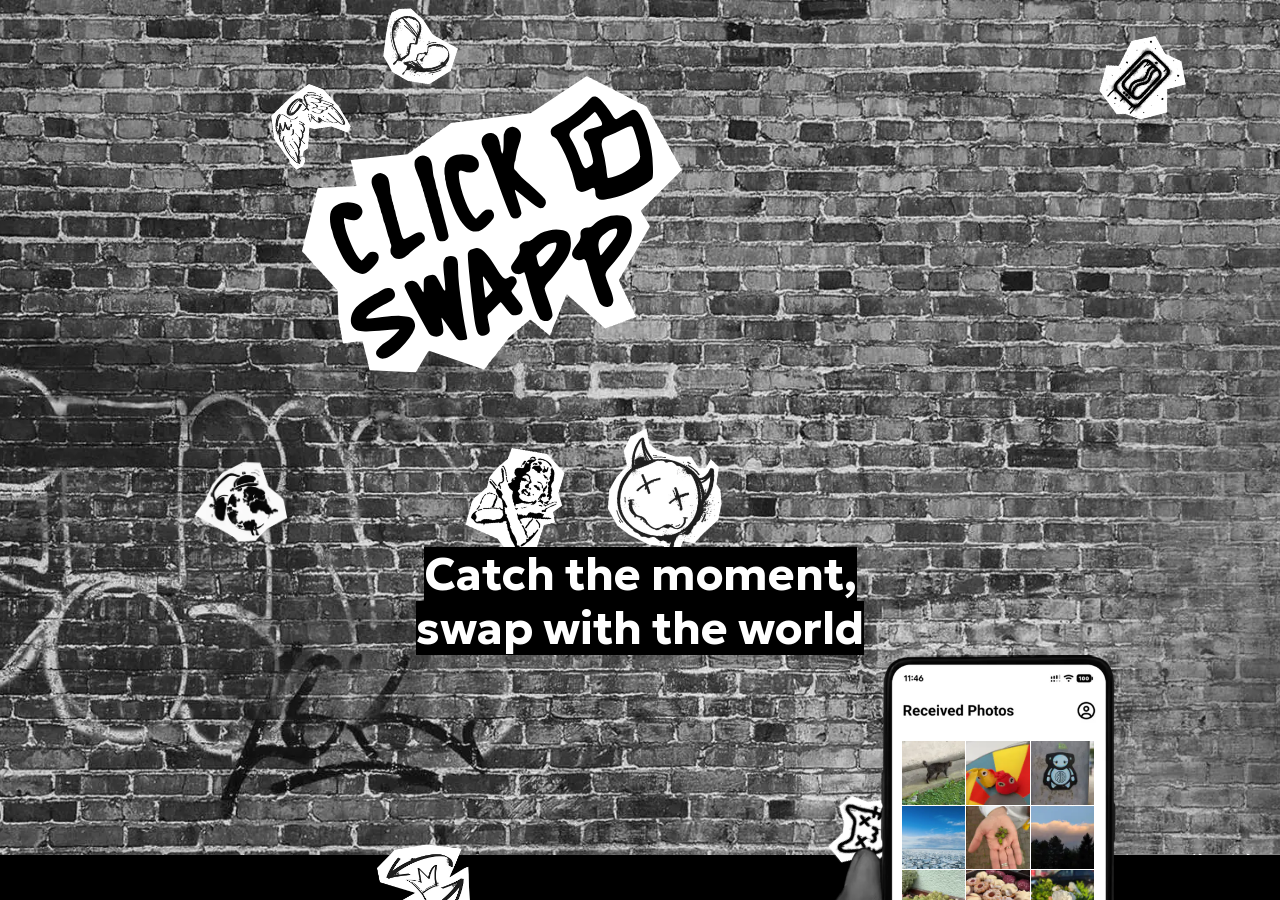
<file: index.html>
<!DOCTYPE html>
<html lang="en">
  <head>
    <meta charset="UTF-8" />
    <meta name="viewport" content="width=device-width, initial-scale=1.0" />
    <link rel="preload" href="/fonts/geologica-latin.woff2" as="font" type="font/woff2" crossorigin />
    <link rel="preload" as="image" href="/assets/background-mobile-CwhLzdFh.webp" fetchpriority="high" media="(max-width: 767px)" />
    <link rel="preload" as="image" href="/assets/background-DrozNyF1.webp" fetchpriority="high" media="(min-width: 768px)" />
    <!-- Basic SEO meta tags -->
    <title>ClickSwapp: An Antisocial Photo Network. No Filters, No Ads</title>
    <meta
      name="description"
      content="ClickSwapp is an anonymous photo-sharing app that connects you with random people from around the world. No filters, no likes, no names. Join the network today!"
    />
    <meta
      name="keywords"
      content="photo sharing, anonymous photos, random photos, antisocial, network, no filters, photo exchange, photo, photos, rando, photosuerte, peek, NoFilter, random, photoswapp"
    />
    <!-- For indexing by search engines -->
    <meta name="robots" content="index, follow" />
    <link rel="canonical" href="https://clickswapp.com/" />

    <!-- Open Graph meta tags for social media -->
    <meta property="og:title" content="ClickSwapp: An Antisocial Photo Network. No Filters, No Ads" />
    <meta property="og:site_name" content="ClickSwapp" />
    <meta property="og:description" content="Anonymous photo-sharing app that connects you with random people worldwide. No filters, no likes, no names." />
    <!-- Image for Open Graph -->
    <meta property="og:image" content="https://clickswapp.com/og-image.jpg" />
    <meta property="og:url" content="https://clickswapp.com" />
    <meta property="og:type" content="website" />

    <!-- Twitter Card meta tags -->
    <meta name="twitter:title" content="ClickSwapp: An Antisocial Photo Network. No Filters, No Ads" />
    <meta name="twitter:description" content="Anonymous photo-sharing app that connects you with random people worldwide. No filters, no likes, no names." />
    <meta name="twitter:image" content="https://clickswapp.com/twitter-image.jpg" />
    <!-- Image for Twitter Card -->
    <meta name="twitter:card" content="summary_large_image" />

    <script type="application/ld+json">
      {
        "@context": "https://schema.org",
        "@type": "MobileApplication",
        "name": "ClickSwapp",
        "description": "Anonymous photo-sharing app that connects you with random people worldwide. No filters, no likes, no names.",
        "url": "https://clickswapp.com/",
        "image": "https://clickswapp.com/og-image.jpg",
        "operatingSystem": "iOS, Android",
        "applicationCategory": "MultimediaApplication",
        "installUrl": [
          "https://apps.apple.com/us/app/snapswapp/id6742326993",
          "https://play.google.com/store/apps/details?id=com.zarya17.snap_swapp"
        ],
        "offers": { "@type": "Offer", "price": "0", "priceCurrency": "USD" }
      }
    </script>

    <!-- SVG favicon with CSS variable -->
    <link
      rel="icon"
      type="image/svg+xml"
      href="/favicon.svg"
      id="svg-favicon"
    />

    <!-- PNG favicons (light versions) -->
    <link
      rel="icon"
      type="image/png"
      href="/favicon-96x96.png"
      sizes="96x96"
      class="favicon-png light"
    />

    <!-- PNG favicons (dark versions) -->
    <link
      rel="icon"
      type="image/png"
      href="/favicon-96x96-dark.png"
      sizes="96x96"
      class="favicon-png dark"
      disabled
    />

    <!-- Apple touch icons -->
    <link
      rel="apple-touch-icon"
      sizes="180x180"
      href="/apple-touch-icon.png"
      class="apple-touch-icon light"
    />

    <!-- Web manifest -->
    <link rel="manifest" href="/site.webmanifest" />

    <script>
      function updateFavicons() {
        const isDark = window.matchMedia(
          "(prefers-color-scheme: dark)"
        ).matches;

        document
          .querySelectorAll(".favicon-png.light")
          .forEach((el) => (el.disabled = isDark));
        document
          .querySelectorAll(".favicon-png.dark")
          .forEach((el) => (el.disabled = !isDark));
      }

      updateFavicons();

      window
        .matchMedia("(prefers-color-scheme: dark)")
        .addEventListener("change", updateFavicons);
    </script>

    <script
      defer
      src="https://cloud.umami.is/script.js"
      data-website-id="c214baa2-c4b5-493e-8a87-87f9517d929d"
    ></script>
    <script type="module" crossorigin src="/assets/index-Bea9DJyq.js"></script>
    <link rel="stylesheet" crossorigin href="/assets/index-BOtXAVSy.css">
  </head>
  <body>
    <div class="wrapper">
      <header class="header">
        <div class="header__stickers">
          <img src="/assets/logo-DtWLU3gi.svg" class="header__logo" alt="ClickSwapp" />
          <img
            src="/assets/image1-CBkNq7Km.webp"
            class="header__sticker sticker sticker-1"
            alt="Angel wings sticker"
          />
          <img
            src="[data-uri]"
            class="header__sticker sticker sticker-2"
            alt="Broken heart sticker"
          />
          <img
            src="/assets/image3-Cv8_5h4k.webp"
            class="header__sticker sticker sticker-3"
            alt="Globe with band-aid sticker"
          />
          <img
            src="/assets/image4-uIBLQAgh.webp"
            class="header__sticker sticker sticker-4"
            alt="Spray paint can sticker"
          />
          <img
            src="/assets/image5-DLeXICCh.webp"
            class="header__sticker sticker sticker-5"
            alt="Grunge cat face sticker"
          />
          <img
            src="/assets/image6-DKupOU7o.webp"
            class="header__sticker sticker sticker-6"
            alt="Retro woman sticker"
          />
          <img
            src="/assets/image7-D1od1t-G.webp"
            class="header__sticker sticker sticker-7"
            alt="Swap arrows with crown sticker"
          />
          <img
            src="/assets/image8-C07ZRQmo.webp"
            class="header__sticker sticker sticker-8"
            alt="Devil face sticker"
          />
        </div>
        <h1 class="header__title">
          <span class="header__text">Catch the moment,</span>
          <span class="header__text header__text_spaced"
            >swap with the world</span
          >
        </h1>
      </header>

      <main class="main">
        <img src="/assets/hand-v2-DFmJnqHR.webp" alt="Phone with a gallery of randomly changing photos" class="hand" />
        <article class="gallery" id="gallery">
          <img class="gallery__image" src="/assets/1-BwfzJ25P.webp" alt="" />
          <img class="gallery__image" src="[data-uri]" alt="" />
          <img class="gallery__image" src="[data-uri]" alt="" />
          <img class="gallery__image" src="/assets/4-BdiDX2Ea.webp" alt="" />
          <img class="gallery__image" src="[data-uri]" alt="" />
          <img class="gallery__image" src="[data-uri]" alt="" />
          <img class="gallery__image" src="/assets/7-BUWmH2lc.webp" alt="" />
          <img class="gallery__image" src="/assets/8-DTAciAyU.webp" alt="" />
          <img class="gallery__image" src="/assets/9-D503JzhG.webp" alt="" />
          <img class="gallery__image" src="/assets/10-C_V1YcAu.webp" alt="" />
          <img class="gallery__image" src="/assets/11-CWB_tU8F.webp" alt="" />
          <img class="gallery__image" src="[data-uri]" alt="" />
          <img class="gallery__image" src="/assets/13-BaD4ofUd.webp" alt="" />
          <img class="gallery__image" src="/assets/14-BNpJXu2K.webp" alt="" />
          <img class="gallery__image" src="[data-uri]" alt="" />
        </article>
        <section class="content">
          <h2 class="content__title">
            An antisocial photo network: no filters, no junk, no ads
          </h2>
          <p class="content__text">
            Ditch the polished photo feeds.
            <br /><br />
            Swap real, unfiltered moments with strangers worldwide – raw and
            true.
          </p>
          <div class="content__cta">
            <div class="stores">
              <a
                class="stores__store"
                href="https://play.google.com/store/apps/details?id=com.zarya17.snap_swapp"
                target="_blank"
                aria-label="Google Play"
                data-umami-event="google_play_click"
              >
                <svg
                  width="180"
                  height="52"
                  viewBox="0 0 180 52"
                  fill="none"
                  xmlns="http://www.w3.org/2000/svg"
                >
                  <path
                    d="M173.095 52H6.6575C2.99754 52 0 49.0734 0 45.5V6.5C0 2.92663 2.99754 2.74817e-06 6.6575 2.74817e-06H173.095C176.755 2.74817e-06 179.753 2.92663 179.753 6.5V45.5C179.753 49.0734 176.755 52 173.095 52Z"
                    fill="white"
                  />
                  <path
                    d="M63.1364 13.3169C63.1364 14.4024 62.8035 15.2718 62.1478 15.9202C61.3938 16.6888 60.4118 17.0756 59.2085 17.0756C58.0584 17.0756 57.0764 16.6823 56.2709 15.9072C55.4636 15.1207 55.0609 14.1554 55.0609 13.0001C55.0609 11.8447 55.4636 10.8794 56.2709 10.0994C57.0764 9.31781 58.0584 8.92456 59.2085 8.92456C59.781 8.92456 60.3269 9.03994 60.8479 9.25444C61.3672 9.47056 61.7899 9.76306 62.0962 10.1238L61.4005 10.8096C60.8662 10.1937 60.1389 9.88981 59.2085 9.88981C58.3696 9.88981 57.6423 10.1758 57.0248 10.7527C56.414 11.3312 56.1078 12.0803 56.1078 13.0001C56.1078 13.9198 56.414 14.6754 57.0248 15.2539C57.6423 15.8243 58.3696 16.1168 59.2085 16.1168C60.0989 16.1168 60.8479 15.8243 61.4388 15.2474C61.8282 14.8656 62.0496 14.3391 62.1078 13.6663H59.2085V12.7271H63.0765C63.1231 12.9302 63.1364 13.1268 63.1364 13.3169Z"
                    fill="black"
                    stroke="black"
                    stroke-width="0.16"
                    stroke-miterlimit="10"
                  />
                  <path
                    d="M69.273 10.0604H65.6396V12.5304H68.9151V13.4696H65.6396V15.9396H69.273V16.8968H64.6111V9.10327H69.273V10.0604Z"
                    fill="black"
                    stroke="black"
                    stroke-width="0.16"
                    stroke-miterlimit="10"
                  />
                  <path
                    d="M73.6036 16.8968H72.5751V10.0604H70.3465V9.10327H75.8339V10.0604H73.6036V16.8968Z"
                    fill="#040404"
                    stroke="black"
                    stroke-width="0.16"
                    stroke-miterlimit="10"
                  />
                  <path
                    d="M79.8051 16.8968V9.10327H80.8321V16.8968H79.8051Z"
                    fill="#040404"
                    stroke="black"
                    stroke-width="0.16"
                    stroke-miterlimit="10"
                  />
                  <path
                    d="M85.3841 16.8968H84.3638V10.0604H82.1269V9.10327H87.621V10.0604H85.3841V16.8968Z"
                    fill="#040404"
                    stroke="black"
                    stroke-width="0.16"
                    stroke-miterlimit="10"
                  />
                  <path
                    d="M98.0101 15.8942C97.2228 16.6823 96.2475 17.0756 95.0841 17.0756C93.914 17.0756 92.9387 16.6823 92.1515 15.8942C91.3659 15.1077 90.9748 14.1424 90.9748 13.0001C90.9748 11.8577 91.3659 10.8924 92.1515 10.1059C92.9387 9.31781 93.914 8.92456 95.0841 8.92456C96.2408 8.92456 97.2162 9.31781 98.0034 10.1124C98.7957 10.9054 99.1868 11.8642 99.1868 13.0001C99.1868 14.1424 98.7957 15.1077 98.0101 15.8942ZM92.9121 15.2409C93.5046 15.8243 94.2253 16.1168 95.0841 16.1168C95.9363 16.1168 96.6636 15.8243 97.2495 15.2409C97.8403 14.6576 98.1399 13.9084 98.1399 13.0001C98.1399 12.0917 97.8403 11.3426 97.2495 10.7592C96.6636 10.1758 95.9363 9.88331 95.0841 9.88331C94.2253 9.88331 93.5046 10.1758 92.9121 10.7592C92.3212 11.3426 92.0217 12.0917 92.0217 13.0001C92.0217 13.9084 92.3212 14.6576 92.9121 15.2409Z"
                    fill="#040404"
                    stroke="black"
                    stroke-width="0.16"
                    stroke-miterlimit="10"
                  />
                  <path
                    d="M100.63 16.8968V9.10327H101.878L105.759 15.1645H105.804L105.759 13.6663V9.10327H106.786V16.8968H105.714L101.65 10.5365H101.605L101.65 12.0413V16.8968H100.63Z"
                    fill="#040404"
                    stroke="black"
                    stroke-width="0.16"
                    stroke-miterlimit="10"
                  />
                  <path
                    d="M90.7218 28.2783C87.5944 28.2783 85.0396 30.602 85.0396 33.8082C85.0396 36.9883 87.5944 39.3364 90.7218 39.3364C93.8558 39.3364 96.4106 36.9883 96.4106 33.8082C96.4106 30.602 93.8558 28.2783 90.7218 28.2783ZM90.7218 37.1589C89.0058 37.1589 87.5295 35.776 87.5295 33.8082C87.5295 31.8143 89.0058 30.4558 90.7218 30.4558C92.4377 30.4558 93.9207 31.8143 93.9207 33.8082C93.9207 35.776 92.4377 37.1589 90.7218 37.1589ZM78.3238 28.2783C75.1898 28.2783 72.6416 30.602 72.6416 33.8082C72.6416 36.9883 75.1898 39.3364 78.3238 39.3364C81.4562 39.3364 84.006 36.9883 84.006 33.8082C84.006 30.602 81.4562 28.2783 78.3238 28.2783ZM78.3238 37.1589C76.6062 37.1589 75.1249 35.776 75.1249 33.8082C75.1249 31.8143 76.6062 30.4558 78.3238 30.4558C80.0398 30.4558 81.5161 31.8143 81.5161 33.8082C81.5161 35.776 80.0398 37.1589 78.3238 37.1589ZM63.5708 29.9732V32.3229H69.3179C69.1498 33.6359 68.7004 34.6012 68.0114 35.2739C67.1725 36.0864 65.866 36.9883 63.5708 36.9883C60.034 36.9883 57.2645 34.2014 57.2645 30.7483C57.2645 27.2952 60.034 24.5083 63.5708 24.5083C65.4832 24.5083 66.8746 25.2379 67.9015 26.1837L69.5975 24.5278C68.1612 23.1888 66.2504 22.1602 63.5708 22.1602C58.7208 22.1602 54.6448 26.013 54.6448 30.7483C54.6448 35.4835 58.7208 39.3364 63.5708 39.3364C66.1922 39.3364 68.1611 38.4979 69.709 36.9249C71.2952 35.3763 71.7895 33.1988 71.7895 31.4405C71.7895 30.8945 71.7429 30.3924 71.6597 29.9732H63.5708ZM123.898 31.7948C123.43 30.5582 121.987 28.2783 119.048 28.2783C116.135 28.2783 113.71 30.5192 113.71 33.8082C113.71 36.9054 116.11 39.3364 119.327 39.3364C121.929 39.3364 123.43 37.7878 124.048 36.8859L122.117 35.6298C121.473 36.5495 120.596 37.1589 119.327 37.1589C118.067 37.1589 117.164 36.595 116.584 35.4835L124.159 32.4237L123.898 31.7948ZM116.175 33.6359C116.11 31.5039 117.871 30.4119 119.133 30.4119C120.121 30.4119 120.96 30.8945 121.24 31.5852L116.175 33.6359ZM110.019 39H112.508V22.75H110.019V39ZM105.941 29.51H105.858C105.298 28.8633 104.231 28.2783 102.88 28.2783C100.044 28.2783 97.4508 30.7093 97.4508 33.826C97.4508 36.9249 100.044 39.3364 102.88 39.3364C104.231 39.3364 105.298 38.7465 105.858 38.0803H105.941V38.8733C105.941 40.9874 104.784 42.1233 102.918 42.1233C101.397 42.1233 100.453 41.0508 100.064 40.1489L97.8985 41.0313C98.5227 42.497 100.175 44.3008 102.918 44.3008C105.838 44.3008 108.301 42.6238 108.301 38.5434V28.6147H105.941V29.51ZM103.093 37.1589C101.377 37.1589 99.9407 35.7565 99.9407 33.826C99.9407 31.8777 101.377 30.4558 103.093 30.4558C104.784 30.4558 106.117 31.8777 106.117 33.826C106.117 35.7565 104.784 37.1589 103.093 37.1589ZM135.555 22.75H129.6V39H132.083V32.8429H135.555C138.313 32.8429 141.018 30.8945 141.018 27.7957C141.018 24.6984 138.306 22.75 135.555 22.75ZM135.62 30.5825H132.083V25.0104H135.62C137.474 25.0104 138.533 26.5135 138.533 27.7957C138.533 29.0534 137.474 30.5825 135.62 30.5825ZM150.97 28.2474C149.176 28.2474 147.311 29.0209 146.543 30.7353L148.747 31.6372C149.221 30.7353 150.093 30.4428 151.015 30.4428C152.304 30.4428 153.61 31.1984 153.63 32.5325V32.7032C153.181 32.4497 152.219 32.0743 151.035 32.0743C148.662 32.0743 146.244 33.3499 146.244 35.7305C146.244 37.908 148.188 39.3104 150.373 39.3104C152.044 39.3104 152.966 38.5743 153.545 37.7179H153.63V38.974H156.029V32.7405C156.029 29.8594 153.825 28.2474 150.97 28.2474ZM150.671 37.1524C149.859 37.1524 148.727 36.7592 148.727 35.776C148.727 34.5183 150.138 34.0357 151.36 34.0357C152.453 34.0357 152.966 34.2713 153.63 34.5817C153.435 36.0864 152.109 37.1524 150.671 37.1524ZM164.766 28.6033L161.912 35.6477H161.827L158.876 28.6033H156.198L160.632 38.4475L158.102 43.9254H160.697L167.529 28.6033H164.766ZM142.382 39H144.872V22.75H142.382V39Z"
                    fill="#040404"
                  />
                  <path
                    d="M13.8942 9.80044C13.5031 10.2002 13.2767 10.8226 13.2767 11.6286V40.3781C13.2767 41.1841 13.5031 41.8064 13.8942 42.2062L13.9908 42.2939L30.4914 26.1902V25.8099L13.9908 9.7062L13.8942 9.80044Z"
                    fill="url(#paint0_linear_116_917)"
                  />
                  <path
                    d="M35.9855 31.5608L30.4913 26.1902V25.8099L35.9921 20.4393L36.1153 20.5092L42.6296 24.128C44.4887 25.155 44.4887 26.845 42.6296 27.8785L36.1153 31.4909L35.9855 31.5608Z"
                    fill="url(#paint1_linear_116_917)"
                  />
                  <path
                    d="M36.1153 31.491L30.4914 26.0001L13.8942 42.2062C14.5117 42.84 15.5186 42.9163 16.6637 42.2826L36.1153 31.491Z"
                    fill="url(#paint2_linear_116_917)"
                  />
                  <path
                    d="M36.1153 20.5091L16.6637 9.71751C15.5186 9.09025 14.5117 9.16663 13.8942 9.80038L30.4914 26L36.1153 20.5091Z"
                    fill="url(#paint3_linear_116_917)"
                  />
                  <defs>
                    <linearGradient
                      id="paint0_linear_116_917"
                      x1="29.0263"
                      y1="40.6775"
                      x2="7.21544"
                      y2="18.3381"
                      gradientUnits="userSpaceOnUse"
                    >
                      <stop stop-color="#00A0FF" />
                      <stop offset="0.0066" stop-color="#00A1FF" />
                      <stop offset="0.2601" stop-color="#00BEFF" />
                      <stop offset="0.5122" stop-color="#00D2FF" />
                      <stop offset="0.7604" stop-color="#00DFFF" />
                      <stop offset="1" stop-color="#00E3FF" />
                    </linearGradient>
                    <linearGradient
                      id="paint1_linear_116_917"
                      x1="45.0505"
                      y1="25.9982"
                      x2="12.8323"
                      y2="25.9982"
                      gradientUnits="userSpaceOnUse"
                    >
                      <stop stop-color="#FFE000" />
                      <stop offset="0.4087" stop-color="#FFBD00" />
                      <stop offset="0.7754" stop-color="#FFA500" />
                      <stop offset="1" stop-color="#FF9C00" />
                    </linearGradient>
                    <linearGradient
                      id="paint2_linear_116_917"
                      x1="33.0572"
                      y1="23.0152"
                      x2="3.47986"
                      y2="-7.27884"
                      gradientUnits="userSpaceOnUse"
                    >
                      <stop stop-color="#FF3A44" />
                      <stop offset="1" stop-color="#C31162" />
                    </linearGradient>
                    <linearGradient
                      id="paint3_linear_116_917"
                      x1="9.71636"
                      y1="51.7709"
                      x2="22.924"
                      y2="38.2434"
                      gradientUnits="userSpaceOnUse"
                    >
                      <stop stop-color="#32A071" />
                      <stop offset="0.0685" stop-color="#2DA771" />
                      <stop offset="0.4762" stop-color="#15CF74" />
                      <stop offset="0.8009" stop-color="#06E775" />
                      <stop offset="1" stop-color="#00F076" />
                    </linearGradient>
                  </defs>
                </svg>
              </a>
              <a
                class="stores__store"
                href="https://apps.apple.com/us/app/snapswapp/id6742326993"
                target="_blank"
                aria-label="App Store"
                data-umami-event="app_store_click"
              >
                <svg
                  width="186"
                  height="53"
                  viewBox="0 0 186 53"
                  fill="none"
                  xmlns="http://www.w3.org/2000/svg"
                >
                  <path
                    d="M185.802 46.8051C185.802 49.686 183.42 52.0195 180.474 52.0195H6.08827C3.14314 52.0195 0.752563 49.686 0.752563 46.8051V5.22129C0.752563 2.34175 3.14314 0 6.08827 0H180.472C183.42 0 185.801 2.34175 185.801 5.22129L185.802 46.8051Z"
                    fill="white"
                  />
                  <path
                    d="M41.4739 25.7184C41.4337 21.3626 45.1319 19.2435 45.301 19.1448C43.2065 16.1675 39.9602 15.7607 38.8194 15.7282C36.0929 15.4485 33.4481 17.3189 32.0592 17.3189C30.6425 17.3189 28.5037 15.7553 26.1986 15.8012C23.2322 15.8458 20.4572 17.5203 18.9352 20.1206C15.7942 25.4225 18.1368 33.2138 21.1461 37.4994C22.6514 39.5982 24.4105 41.9417 26.7128 41.8593C28.9653 41.7687 29.8067 40.4591 32.5249 40.4591C35.2182 40.4591 36.0083 41.8593 38.3564 41.8066C40.7739 41.7687 42.2958 39.6982 43.7485 37.5805C45.4881 35.1748 46.1867 32.8056 46.2145 32.684C46.1576 32.6651 41.5196 30.9392 41.4739 25.7184Z"
                    fill="black"
                  />
                  <path
                    d="M37.0382 12.909C38.2497 11.4319 39.0786 9.42221 38.8485 7.38281C37.095 7.4585 34.9022 8.56536 33.6394 10.0101C32.5222 11.2832 31.5241 13.3699 31.782 15.3323C33.7517 15.4755 35.774 14.3632 37.0382 12.909Z"
                    fill="black"
                  />
                  <path
                    d="M74.0735 41.5608H70.9256L69.2012 36.2778H63.2075L61.565 41.5608H58.5002L64.4384 23.5752H68.1062L74.0735 41.5608ZM68.6814 34.0614L67.122 29.365C66.9571 28.8852 66.648 27.7553 66.1919 25.9768H66.1365C65.9549 26.7417 65.6624 27.8716 65.2604 29.365L63.7287 34.0614H68.6814Z"
                    fill="black"
                  />
                  <path
                    d="M89.3443 34.9179C89.3443 37.1235 88.733 38.8669 87.5104 40.1468C86.4154 41.2861 85.0556 41.8551 83.4324 41.8551C81.6803 41.8551 80.4217 41.2415 79.6551 40.0143H79.5997V46.8461H76.6444V32.8623C76.6444 31.4756 76.607 30.0525 76.5349 28.5929H79.134L79.2989 30.6485H79.3544C80.3399 29.0997 81.8355 28.3267 83.8427 28.3267C85.4118 28.3267 86.7217 28.9308 87.7696 30.1404C88.8203 31.3513 89.3443 32.9433 89.3443 34.9179ZM86.3336 35.0233C86.3336 33.761 86.0425 32.7203 85.4575 31.9013C84.8185 31.0472 83.9605 30.6201 82.8849 30.6201C82.1557 30.6201 81.4932 30.858 80.9013 31.327C80.308 31.8 79.9199 32.4176 79.7383 33.1826C79.6468 33.5393 79.6011 33.8313 79.6011 34.061V36.2234C79.6011 37.1667 79.8977 37.9628 80.491 38.6128C81.0843 39.2629 81.855 39.5873 82.8031 39.5873C83.9161 39.5873 84.7825 39.1683 85.4021 38.3331C86.0231 37.4965 86.3336 36.3937 86.3336 35.0233Z"
                    fill="black"
                  />
                  <path
                    d="M104.643 34.9179C104.643 37.1235 104.031 38.8669 102.807 40.1468C101.714 41.2861 100.354 41.8551 98.7306 41.8551C96.9786 41.8551 95.7199 41.2415 94.9548 40.0143H94.8994V46.8461H91.9441V32.8623C91.9441 31.4756 91.9067 30.0525 91.8346 28.5929H94.4336L94.5986 30.6485H94.654C95.6382 29.0997 97.1338 28.3267 99.1423 28.3267C100.71 28.3267 102.02 28.9308 103.071 30.1404C104.117 31.3513 104.643 32.9433 104.643 34.9179ZM101.632 35.0233C101.632 33.761 101.339 32.7203 100.754 31.9013C100.115 31.0472 99.2602 30.6201 98.1831 30.6201C97.4526 30.6201 96.7914 30.858 96.1982 31.327C95.6049 31.8 95.2182 32.4176 95.0366 33.1826C94.9465 33.5393 94.8994 33.8313 94.8994 34.061V36.2234C94.8994 37.1667 95.196 37.9628 95.7865 38.6128C96.3798 39.2615 97.1505 39.5873 98.1013 39.5873C99.2144 39.5873 100.081 39.1683 100.7 38.3331C101.321 37.4965 101.632 36.3937 101.632 35.0233Z"
                    fill="black"
                  />
                  <path
                    d="M121.748 36.5167C121.748 38.0466 121.203 39.2913 120.109 40.2522C118.908 41.3023 117.235 41.8267 115.085 41.8267C113.1 41.8267 111.508 41.4537 110.304 40.7063L110.989 38.3047C112.286 39.0696 113.71 39.4535 115.261 39.4535C116.374 39.4535 117.24 39.2075 117.862 38.7182C118.482 38.229 118.791 37.5722 118.791 36.7532C118.791 36.0234 118.536 35.4084 118.025 34.9097C117.516 34.4111 116.666 33.9475 115.48 33.5191C112.25 32.3446 110.637 30.6242 110.637 28.3618C110.637 26.8833 111.202 25.671 112.335 24.7276C113.463 23.7829 114.968 23.3113 116.851 23.3113C118.529 23.3113 119.924 23.5964 121.037 24.1654L120.298 26.5143C119.258 25.9629 118.083 25.6872 116.767 25.6872C115.728 25.6872 114.916 25.9372 114.333 26.4346C113.841 26.8792 113.595 27.4212 113.595 28.0631C113.595 28.774 113.876 29.3619 114.441 29.8241C114.934 30.2512 115.828 30.7134 117.125 31.2121C118.712 31.8351 119.878 32.5636 120.628 33.3988C121.375 34.2313 121.748 35.2733 121.748 36.5167Z"
                    fill="black"
                  />
                  <path
                    d="M131.519 30.7558H128.262V37.0524C128.262 38.6539 128.836 39.454 129.986 39.454C130.514 39.454 130.952 39.4094 131.299 39.3202L131.381 41.5083C130.799 41.7205 130.032 41.8272 129.083 41.8272C127.915 41.8272 127.003 41.4799 126.345 40.7866C125.689 40.0919 125.359 38.9269 125.359 37.2903V30.7531H123.419V28.5908H125.359V26.2162L128.262 25.3621V28.5908H131.519V30.7558Z"
                    fill="black"
                  />
                  <path
                    d="M146.216 34.9692C146.216 36.9627 145.631 38.5993 144.464 39.8792C143.24 41.1969 141.615 41.8537 139.59 41.8537C137.638 41.8537 136.084 41.2226 134.926 39.9603C133.767 38.698 133.187 37.1046 133.187 35.1841C133.187 33.1744 133.783 31.5283 134.98 30.2485C136.173 28.9673 137.784 28.3267 139.809 28.3267C141.761 28.3267 143.331 28.9578 144.516 30.2214C145.65 31.4472 146.216 33.0298 146.216 34.9692ZM143.15 35.0625C143.15 33.8664 142.888 32.8406 142.357 31.9851C141.737 30.9499 140.851 30.4336 139.704 30.4336C138.516 30.4336 137.613 30.9513 136.994 31.9851C136.463 32.842 136.201 33.884 136.201 35.1165C136.201 36.3126 136.463 37.3384 136.994 38.1925C137.633 39.2278 138.525 39.744 139.677 39.744C140.806 39.744 141.691 39.2169 142.33 38.1655C142.875 37.2938 143.15 36.2572 143.15 35.0625Z"
                    fill="black"
                  />
                  <path
                    d="M155.823 31.1269C155.53 31.0742 155.218 31.0472 154.891 31.0472C153.852 31.0472 153.048 31.4297 152.482 32.196C151.99 32.8717 151.743 33.7259 151.743 34.757V41.5618H148.79L148.817 32.6771C148.817 31.1824 148.78 29.8214 148.706 28.5943H151.28L151.389 31.0756H151.47C151.782 30.2228 152.274 29.5362 152.948 29.0213C153.606 28.5578 154.317 28.3267 155.084 28.3267C155.357 28.3267 155.604 28.3456 155.823 28.3794V31.1269Z"
                    fill="black"
                  />
                  <path
                    d="M169.039 34.4637C169.039 34.9799 169.004 35.4151 168.931 35.7706H160.065C160.1 37.0518 160.528 38.0316 161.352 38.7073C162.099 39.3115 163.065 39.6142 164.251 39.6142C165.564 39.6142 166.762 39.4101 167.839 39.0006L168.302 41.0008C167.043 41.536 165.557 41.8023 163.842 41.8023C161.78 41.8023 160.161 41.2103 158.983 40.0278C157.807 38.8452 157.218 37.2572 157.218 35.2651C157.218 33.3095 157.766 31.681 158.862 30.3822C160.01 28.9956 161.561 28.3022 163.513 28.3022C165.43 28.3022 166.881 28.9956 167.866 30.3822C168.647 31.4836 169.039 32.8459 169.039 34.4637ZM166.221 33.7163C166.241 32.8622 166.048 32.1243 165.647 31.5012C165.136 30.6998 164.35 30.2997 163.292 30.2997C162.326 30.2997 161.54 30.6903 160.94 31.4742C160.448 32.0972 160.155 32.8446 160.065 33.715H166.221V33.7163Z"
                    fill="black"
                  />
                  <path
                    d="M67.7014 12.514C67.7014 14.1047 67.2121 15.3021 66.2349 16.1063C65.3297 16.8482 64.0434 17.2199 62.3772 17.2199C61.5511 17.2199 60.8441 17.1848 60.2523 17.1145V8.42306C61.0243 8.30143 61.856 8.23926 62.7542 8.23926C64.3414 8.23926 65.5376 8.57578 66.3444 9.24882C67.2481 10.0097 67.7014 11.0977 67.7014 12.514ZM66.1697 12.5532C66.1697 11.522 65.8897 10.7314 65.3297 10.18C64.7697 9.62994 63.9519 9.35424 62.8748 9.35424C62.4174 9.35424 62.0279 9.38397 61.7049 9.44614V16.0536C61.8837 16.0806 62.2109 16.0928 62.6863 16.0928C63.798 16.0928 64.656 15.7914 65.2604 15.1886C65.8648 14.5858 66.1697 13.7074 66.1697 12.5532Z"
                    fill="black"
                  />
                  <path
                    d="M75.8238 13.9019C75.8238 14.8817 75.5368 15.6845 74.963 16.3143C74.3614 16.9617 73.5644 17.2847 72.5691 17.2847C71.6099 17.2847 70.8461 16.9752 70.2764 16.3535C69.7081 15.7332 69.424 14.9506 69.424 14.0073C69.424 13.0207 69.7164 12.2112 70.3041 11.5827C70.8919 10.9543 71.682 10.6394 72.6772 10.6394C73.6364 10.6394 74.4071 10.9489 74.9907 11.5692C75.5452 12.172 75.8238 12.9504 75.8238 13.9019ZM74.317 13.9478C74.317 13.3599 74.1867 12.8558 73.9275 12.4355C73.6226 11.9274 73.1887 11.6733 72.6246 11.6733C72.041 11.6733 71.5974 11.9274 71.2925 12.4355C71.0319 12.8558 70.903 13.3681 70.903 13.9735C70.903 14.5614 71.0333 15.0655 71.2925 15.4858C71.6071 15.994 72.0451 16.2481 72.6107 16.2481C73.1651 16.2481 73.6004 15.9899 73.9137 15.4723C74.1826 15.0439 74.317 14.5357 74.317 13.9478Z"
                    fill="black"
                  />
                  <path
                    d="M86.7127 10.7693L84.6681 17.1402H83.3375L82.4905 14.3737C82.2757 13.6831 82.101 12.9965 81.9652 12.3154H81.9388C81.8127 13.0155 81.638 13.7007 81.4135 14.3737L80.5139 17.1402H79.1679L77.2454 10.7693H78.7382L79.477 13.798C79.6559 14.5143 79.8028 15.1968 79.9206 15.8428H79.9469C80.0551 15.3103 80.2339 14.6318 80.4862 13.8115L81.4135 10.7706H82.5972L83.4858 13.7466C83.7006 14.4724 83.8753 15.1711 84.0097 15.8441H84.0499C84.1483 15.1887 84.2967 14.4899 84.4935 13.7466L85.2864 10.7706H86.7127V10.7693Z"
                    fill="black"
                  />
                  <path
                    d="M94.2441 17.14H92.7914V13.4909C92.7914 12.3665 92.3534 11.8043 91.4746 11.8043C91.0435 11.8043 90.6955 11.9584 90.4253 12.2679C90.1577 12.5773 90.0219 12.9422 90.0219 13.3599V17.1386H88.5692V12.5895C88.5692 12.03 88.5512 11.4232 88.5165 10.7663H89.7932L89.8611 11.7624H89.9013C90.0704 11.4529 90.3227 11.1975 90.654 10.9934C91.0476 10.7555 91.4884 10.6353 91.9708 10.6353C92.5807 10.6353 93.088 10.8272 93.4914 11.2123C93.9932 11.684 94.2441 12.3881 94.2441 13.3234V17.14Z"
                    fill="black"
                  />
                  <path
                    d="M98.2502 17.1396H96.7989V7.84546H98.2502V17.1396Z"
                    fill="black"
                  />
                  <path
                    d="M106.801 13.9019C106.801 14.8817 106.514 15.6845 105.94 16.3143C105.338 16.9617 104.54 17.2847 103.546 17.2847C102.586 17.2847 101.822 16.9752 101.253 16.3535C100.685 15.7332 100.401 14.9506 100.401 14.0073C100.401 13.0207 100.693 12.2112 101.281 11.5827C101.869 10.9543 102.659 10.6394 103.653 10.6394C104.613 10.6394 105.383 10.9489 105.968 11.5692C106.522 12.172 106.801 12.9504 106.801 13.9019ZM105.293 13.9478C105.293 13.3599 105.162 12.8558 104.903 12.4355C104.6 11.9274 104.164 11.6733 103.602 11.6733C103.017 11.6733 102.573 11.9274 102.269 12.4355C102.009 12.8558 101.88 13.3681 101.88 13.9735C101.88 14.5614 102.01 15.0655 102.269 15.4858C102.584 15.994 103.022 16.2481 103.588 16.2481C104.142 16.2481 104.576 15.9899 104.889 15.4723C105.16 15.0439 105.293 14.5357 105.293 13.9478Z"
                    fill="black"
                  />
                  <path
                    d="M113.832 17.1401H112.528L112.42 16.4062H112.38C111.933 16.9914 111.297 17.2847 110.471 17.2847C109.854 17.2847 109.355 17.0914 108.98 16.7076C108.639 16.3589 108.468 15.9251 108.468 15.4102C108.468 14.6317 108.801 14.0384 109.47 13.6275C110.138 13.2167 111.078 13.0153 112.288 13.0248V12.9058C112.288 12.0666 111.836 11.6476 110.931 11.6476C110.287 11.6476 109.718 11.8057 109.228 12.1193L108.932 11.1895C109.54 10.8232 110.289 10.6394 111.174 10.6394C112.881 10.6394 113.738 11.5179 113.738 13.2748V15.621C113.738 16.2575 113.77 16.7643 113.832 17.1401ZM112.324 14.9506V13.9681C110.722 13.9411 109.921 14.3695 109.921 15.252C109.921 15.5845 110.012 15.8332 110.199 15.9994C110.386 16.1656 110.625 16.2481 110.909 16.2481C111.228 16.2481 111.526 16.1494 111.798 15.9535C112.071 15.7561 112.238 15.5061 112.301 15.1993C112.316 15.1304 112.324 15.0466 112.324 14.9506Z"
                    fill="black"
                  />
                  <path
                    d="M122.087 17.1396H120.797L120.729 16.1166H120.689C120.278 16.895 119.576 17.2843 118.591 17.2843C117.803 17.2843 117.148 16.9829 116.628 16.3801C116.108 15.7773 115.849 14.9948 115.849 14.0339C115.849 13.0027 116.13 12.1675 116.696 11.5296C117.243 10.935 117.914 10.6376 118.713 10.6376C119.59 10.6376 120.204 10.9255 120.553 11.5026H120.581V7.84546H122.035V15.4233C122.035 16.0436 122.052 16.6153 122.087 17.1396ZM120.581 14.4529V13.3906C120.581 13.2068 120.567 13.0581 120.541 12.9446C120.459 12.604 120.283 12.3175 120.016 12.0864C119.745 11.8553 119.42 11.7391 119.044 11.7391C118.502 11.7391 118.078 11.9486 117.766 12.3689C117.457 12.7892 117.3 13.3257 117.3 13.9812C117.3 14.611 117.448 15.1219 117.746 15.5152C118.061 15.9341 118.485 16.1436 119.016 16.1436C119.493 16.1436 119.874 15.9693 120.164 15.6192C120.444 15.2962 120.581 14.907 120.581 14.4529Z"
                    fill="black"
                  />
                  <path
                    d="M134.511 13.9019C134.511 14.8817 134.224 15.6845 133.65 16.3143C133.048 16.9617 132.253 17.2847 131.256 17.2847C130.298 17.2847 129.534 16.9752 128.963 16.3535C128.395 15.7332 128.111 14.9506 128.111 14.0073C128.111 13.0207 128.403 12.2112 128.991 11.5827C129.579 10.9543 130.369 10.6394 131.366 10.6394C132.323 10.6394 133.095 10.9489 133.678 11.5692C134.232 12.172 134.511 12.9504 134.511 13.9019ZM133.005 13.9478C133.005 13.3599 132.875 12.8558 132.616 12.4355C132.31 11.9274 131.877 11.6733 131.312 11.6733C130.729 11.6733 130.286 11.9274 129.979 12.4355C129.719 12.8558 129.59 13.3681 129.59 13.9735C129.59 14.5614 129.72 15.0655 129.979 15.4858C130.294 15.994 130.732 16.2481 131.298 16.2481C131.852 16.2481 132.289 15.9899 132.602 15.4723C132.87 15.0439 133.005 14.5357 133.005 13.9478Z"
                    fill="black"
                  />
                  <path
                    d="M142.322 17.14H140.871V13.4909C140.871 12.3665 140.433 11.8043 139.553 11.8043C139.122 11.8043 138.774 11.9584 138.505 12.2679C138.236 12.5773 138.102 12.9422 138.102 13.3599V17.1386H136.648V12.5895C136.648 12.03 136.631 11.4232 136.596 10.7663H137.872L137.939 11.7624H137.98C138.15 11.4529 138.402 11.1975 138.732 10.9934C139.127 10.7555 139.567 10.6353 140.051 10.6353C140.659 10.6353 141.166 10.8272 141.57 11.2123C142.073 11.684 142.322 12.3881 142.322 13.3234V17.14Z"
                    fill="black"
                  />
                  <path
                    d="M152.099 11.829H150.499V14.9239C150.499 15.7104 150.783 16.1037 151.346 16.1037C151.607 16.1037 151.823 16.0821 151.994 16.0375L152.031 17.1119C151.744 17.2173 151.367 17.2701 150.903 17.2701C150.329 17.2701 149.882 17.0998 149.559 16.7592C149.235 16.4186 149.074 15.8456 149.074 15.0414V11.829H148.119V10.768H149.074V9.60036L150.498 9.1814V10.7667H152.097V11.829H152.099Z"
                    fill="black"
                  />
                  <path
                    d="M159.788 17.1396H158.334V13.5177C158.334 12.3756 157.896 11.804 157.019 11.804C156.345 11.804 155.885 12.1351 155.633 12.7973C155.59 12.9365 155.565 13.1068 155.565 13.3068V17.1383H154.113V7.84546H155.565V11.685H155.592C156.05 10.9863 156.705 10.6376 157.555 10.6376C158.157 10.6376 158.654 10.8295 159.049 11.2147C159.541 11.6945 159.788 12.4081 159.788 13.3514V17.1396Z"
                    fill="black"
                  />
                  <path
                    d="M167.722 13.6532C167.722 13.9073 167.702 14.1208 167.668 14.2951H163.311C163.33 14.9249 163.538 15.4047 163.942 15.7372C164.31 16.0345 164.786 16.1832 165.368 16.1832C166.013 16.1832 166.6 16.0832 167.13 15.8818L167.357 16.8657C166.738 17.1279 166.008 17.2589 165.164 17.2589C164.152 17.2589 163.355 16.9684 162.779 16.3872C162.199 15.8061 161.912 15.0263 161.912 14.0478C161.912 13.0869 162.18 12.2868 162.719 11.6489C163.282 10.9678 164.043 10.6272 165.003 10.6272C165.943 10.6272 166.657 10.9678 167.139 11.6489C167.529 12.1895 167.722 12.8585 167.722 13.6532ZM166.336 13.2869C166.347 12.8666 166.251 12.5044 166.054 12.199C165.802 11.8057 165.418 11.6084 164.898 11.6084C164.424 11.6084 164.037 11.8003 163.742 12.1855C163.501 12.4923 163.358 12.8585 163.311 13.2869H166.336Z"
                    fill="black"
                  />
                </svg>
              </a>
            </div>
            <a
              class="kofi"
              href="https://ko-fi.com/dmitriig"
              target="_blank"
              rel="noopener"
              data-umami-event="kofi_click"
            >
              <svg
                class="kofi__icon"
                width="22"
                height="18"
                viewBox="0 0 241 194"
                fill="none"
                xmlns="http://www.w3.org/2000/svg"
                aria-hidden="true"
              >
                <path d="M96.1344 193.911C61.1312 193.911 32.6597 178.256 15.9721 149.829C1.19788 124.912 -0.00585938 97.9229 -0.00585938 67.7662C-0.00585938 49.8876 5.37293 34.3215 15.5413 22.7466C24.8861 12.1157 38.1271 5.22907 52.8317 3.35378C70.2858 1.14271 91.9848 0.958984 114.545 0.958984C151.259 0.958984 161.63 1.4088 176.075 2.85328C195.29 4.76026 211.458 11.932 222.824 23.5955C234.368 35.4428 240.469 51.2624 240.469 69.3627V72.9994C240.469 103.885 219.821 129.733 191.046 136.759C188.898 141.827 186.237 146.871 183.089 151.837L183.006 151.964C172.869 167.632 149.042 193.918 103.401 193.918H96.1281L96.1344 193.911Z" fill="white" />
                <path d="M15.1975 67.7674C15.1975 37.5285 33.3866 21.164 54.7559 18.4334C70.8987 16.387 90.906 16.1589 114.544 16.1589C151.372 16.1589 160.919 16.6151 174.559 17.9772C206.617 21.1576 225.255 40.937 225.255 69.3577V72.9941C225.255 99.3687 205.932 120.966 179.786 123.234C177.74 130.058 174.559 136.874 170.238 143.698C160.235 159.156 140.228 178.707 103.4 178.707H96.1264C66.1155 178.707 42.9277 165.751 29.0595 142.107C16.7814 121.422 15.1912 98.4563 15.1912 67.7674" fill="#202020" />
                <path d="M32.2469 67.9899C32.2469 97.3168 34.0654 116.184 43.6127 133.689C54.5225 153.924 74.3018 161.653 96.8117 161.653H103.857C133.411 161.653 147.736 147.329 155.693 134.829C159.558 128.462 162.966 121.417 164.784 112.547L166.147 106.864H174.332C192.521 106.864 208.208 92.09 208.208 73.2166V69.8082C208.208 48.6669 195.024 37.5228 172.058 34.7987C159.102 33.6646 151.372 33.2084 114.538 33.2084C89.7602 33.2084 72.0272 33.4364 58.6152 35.4828C39.7483 38.2134 32.2407 48.8951 32.2407 67.9899" fill="white" />
                <path d="M166.158 83.6801C166.158 86.4107 168.204 88.4572 171.841 88.4572C183.435 88.4572 189.802 81.8619 189.802 70.9523C189.802 60.0427 183.435 53.2195 171.841 53.2195C168.204 53.2195 166.158 55.2657 166.158 57.9963V83.6866V83.6801Z" fill="#202020" />
                <path d="M54.5321 82.3198C54.5321 95.732 62.0332 107.326 71.5807 116.424C77.9478 122.562 87.9515 128.93 94.7685 133.022C96.8147 134.157 98.8611 134.841 101.136 134.841C103.866 134.841 106.134 134.157 107.959 133.022C114.782 128.93 124.779 122.562 130.919 116.424C140.694 107.332 148.195 95.7383 148.195 82.3198C148.195 67.7673 137.286 54.8115 121.599 54.8115C112.28 54.8115 105.912 59.5882 101.136 66.1772C96.8147 59.582 90.2259 54.8115 80.9001 54.8115C64.9855 54.8115 54.5256 67.7673 54.5256 82.3198" fill="#FF5A16" />
              </svg>
              <span>Like the app? Support me on Ko-fi</span>
            </a>
          </div>
        </section>
      </main>

      <footer class="footer">
        <div class="social-links" style="display: none">
          <a
            class="social-links__link"
            href="https://x.com/snapswapp"
            target="_blank"
            aria-label="Twitter (X)"
          >
            <svg
              width="44"
              height="45"
              viewBox="0 0 44 45"
              fill="none"
              xmlns="http://www.w3.org/2000/svg"
            >
              <path
                d="M32.7279 5.62305H38.4485L25.9507 19.9208L40.6534 39.3767H29.1413L20.1246 27.5768L9.80743 39.3767H4.08337L17.451 24.0837L3.34668 5.62305H15.151L23.3013 16.4086L32.7279 5.62305ZM30.7201 35.9494H33.89L13.4286 8.87032H10.0271L30.7201 35.9494Z"
                fill="white"
                fill-opacity="0.5"
              />
            </svg>
          </a>
          <a
            class="social-links__link"
            href="https://bsky.app/profile/snapswapp.bsky.social"
            target="_blank"
            aria-label="Bluesky"
          >
            <svg
              width="44"
              height="45"
              viewBox="0 0 44 45"
              fill="none"
              xmlns="http://www.w3.org/2000/svg"
            >
              <path
                d="M11.3255 8.11482C15.6463 11.3648 20.2938 17.9543 22.0001 21.4906C23.7066 17.9545 28.3538 11.3647 32.6747 8.11482C35.7923 5.7698 40.8437 3.95536 40.8437 9.72902C40.8437 10.8821 40.1838 19.4155 39.7968 20.8008C38.4516 25.6173 33.5496 26.8458 29.1892 26.1022C36.8111 27.4019 38.75 31.707 34.5627 36.012C26.61 44.1881 23.1324 33.9606 22.2409 31.3399C22.0776 30.8595 22.0011 30.6347 22 30.8259C21.9989 30.6347 21.9224 30.8595 21.7591 31.3399C20.868 33.9606 17.3904 44.1884 9.43733 36.012C5.2499 31.707 7.18877 27.4017 14.8108 26.1022C10.4503 26.8458 5.54821 25.6173 4.20317 20.8008C3.81615 19.4153 3.15631 10.882 3.15631 9.72902C3.15631 3.95536 8.20782 5.7698 11.3253 8.11482H11.3255Z"
                fill="white"
                fill-opacity="0.5"
              />
            </svg>
          </a>
          <a
            class="social-links__link"
            href="https://www.threads.net/@snapswapp"
            target="_blank"
            aria-label="Threads"
          >
            <svg
              width="44"
              height="45"
              viewBox="0 0 44 45"
              fill="none"
              xmlns="http://www.w3.org/2000/svg"
            >
              <path
                d="M30.2589 21.2395C30.1103 21.1682 29.9593 21.0996 29.8063 21.034C29.5399 16.1251 26.8577 13.3148 22.3541 13.2861C22.3337 13.2859 22.3134 13.2859 22.293 13.2859C19.5992 13.2859 17.3588 14.4358 15.9799 16.5283L18.4568 18.2274C19.4869 16.6644 21.1036 16.3312 22.2942 16.3312C22.3079 16.3312 22.3217 16.3312 22.3353 16.3314C23.8182 16.3408 24.9372 16.772 25.6615 17.6128C26.1885 18.225 26.541 19.0709 26.7156 20.1385C25.4008 19.915 23.9789 19.8463 22.4589 19.9335C18.177 20.1801 15.4243 22.6775 15.6092 26.1478C15.703 27.908 16.5799 29.4224 18.0782 30.4116C19.345 31.2479 20.9766 31.6569 22.6723 31.5643C24.9117 31.4415 26.6685 30.5871 27.894 29.0247C28.8248 27.8383 29.4135 26.3007 29.6735 24.3634C30.7407 25.0075 31.5316 25.8551 31.9684 26.874C32.7112 28.606 32.7545 31.4523 30.4322 33.7727C28.3976 35.8055 25.9518 36.6849 22.2555 36.712C18.1554 36.6817 15.0545 35.3667 13.0384 32.8036C11.1504 30.4035 10.1748 26.9369 10.1384 22.4999C10.1748 18.0629 11.1504 14.5963 13.0384 12.1963C15.0545 9.63319 18.1553 8.31822 22.2554 8.28775C26.3853 8.31846 29.5403 9.63975 31.6335 12.2152C32.66 13.4781 33.4338 15.0664 33.944 16.9183L36.8465 16.1438C36.2281 13.8644 35.2551 11.9002 33.931 10.2712C31.2474 6.96938 27.3226 5.27751 22.2656 5.24243H22.2453C17.1986 5.27739 13.3177 6.9757 10.7105 10.2901C8.39052 13.2396 7.19378 17.3435 7.15357 22.4878L7.15344 22.4999L7.15357 22.5121C7.19378 27.6563 8.39052 31.7604 10.7105 34.7098C13.3177 38.0242 17.1986 39.7226 22.2453 39.7575H22.2656C26.7524 39.7264 29.9151 38.5516 32.5205 35.9484C35.9292 32.5427 35.8266 28.2738 34.7031 25.6532C33.8971 23.7739 32.3603 22.2476 30.2589 21.2395ZM22.512 28.5234C20.6353 28.6291 18.6857 27.7867 18.5895 25.9824C18.5183 24.6446 19.5416 23.1518 22.6272 22.974C22.9806 22.9536 23.3273 22.9436 23.6679 22.9436C24.7887 22.9436 25.8373 23.0525 26.7905 23.2609C26.435 27.7015 24.3494 28.4225 22.512 28.5234Z"
                fill="white"
                fill-opacity="0.5"
              />
            </svg>
          </a>
        </div>
        <div class="help">
          <p class="help__title">Questions about ClickSwapp?</p>
          <div class="help__actions">
            <a class="help__button help__button_primary" href="/support" data-umami-event="support_click">Visit Support</a>
            <a class="help__button" href="mailto:support@clickswapp.com" data-umami-event="support_email_click">support@clickswapp.com</a>
          </div>
        </div>
        <p class="copyright">Copyright © 2026 Dmitrii Gorshenin. All rights reserved</p>
        <span class="docs"
          ><a
            class="docs__link"
            href="/terms"
            target="_blank"
            data-umami-event="terms_click"
            >Terms and Conditions</a
          ><span class="docs__separator">, </span
          ><a
            class="docs__link"
            href="/privacy"
            target="_blank"
            data-umami-event="privacy_click"
            >Privacy Policy</a
          ></span
        >
        <p class="attribution">
          Location data provided by
          <a class="docs__link" href="https://www.geonames.org/" target="_blank" rel="noopener">GeoNames</a>, used under
          <a class="docs__link" href="https://creativecommons.org/licenses/by/4.0/" target="_blank" rel="noopener">CC BY 4.0</a>,
          <span class="attribution__part">
            Avatars provided by
            <a class="docs__link" href="https://gravatar.com/" target="_blank" rel="noopener">Gravatar</a>
          </span>
        </p>
      </footer>
    </div>
  </body>
</html>
</file>
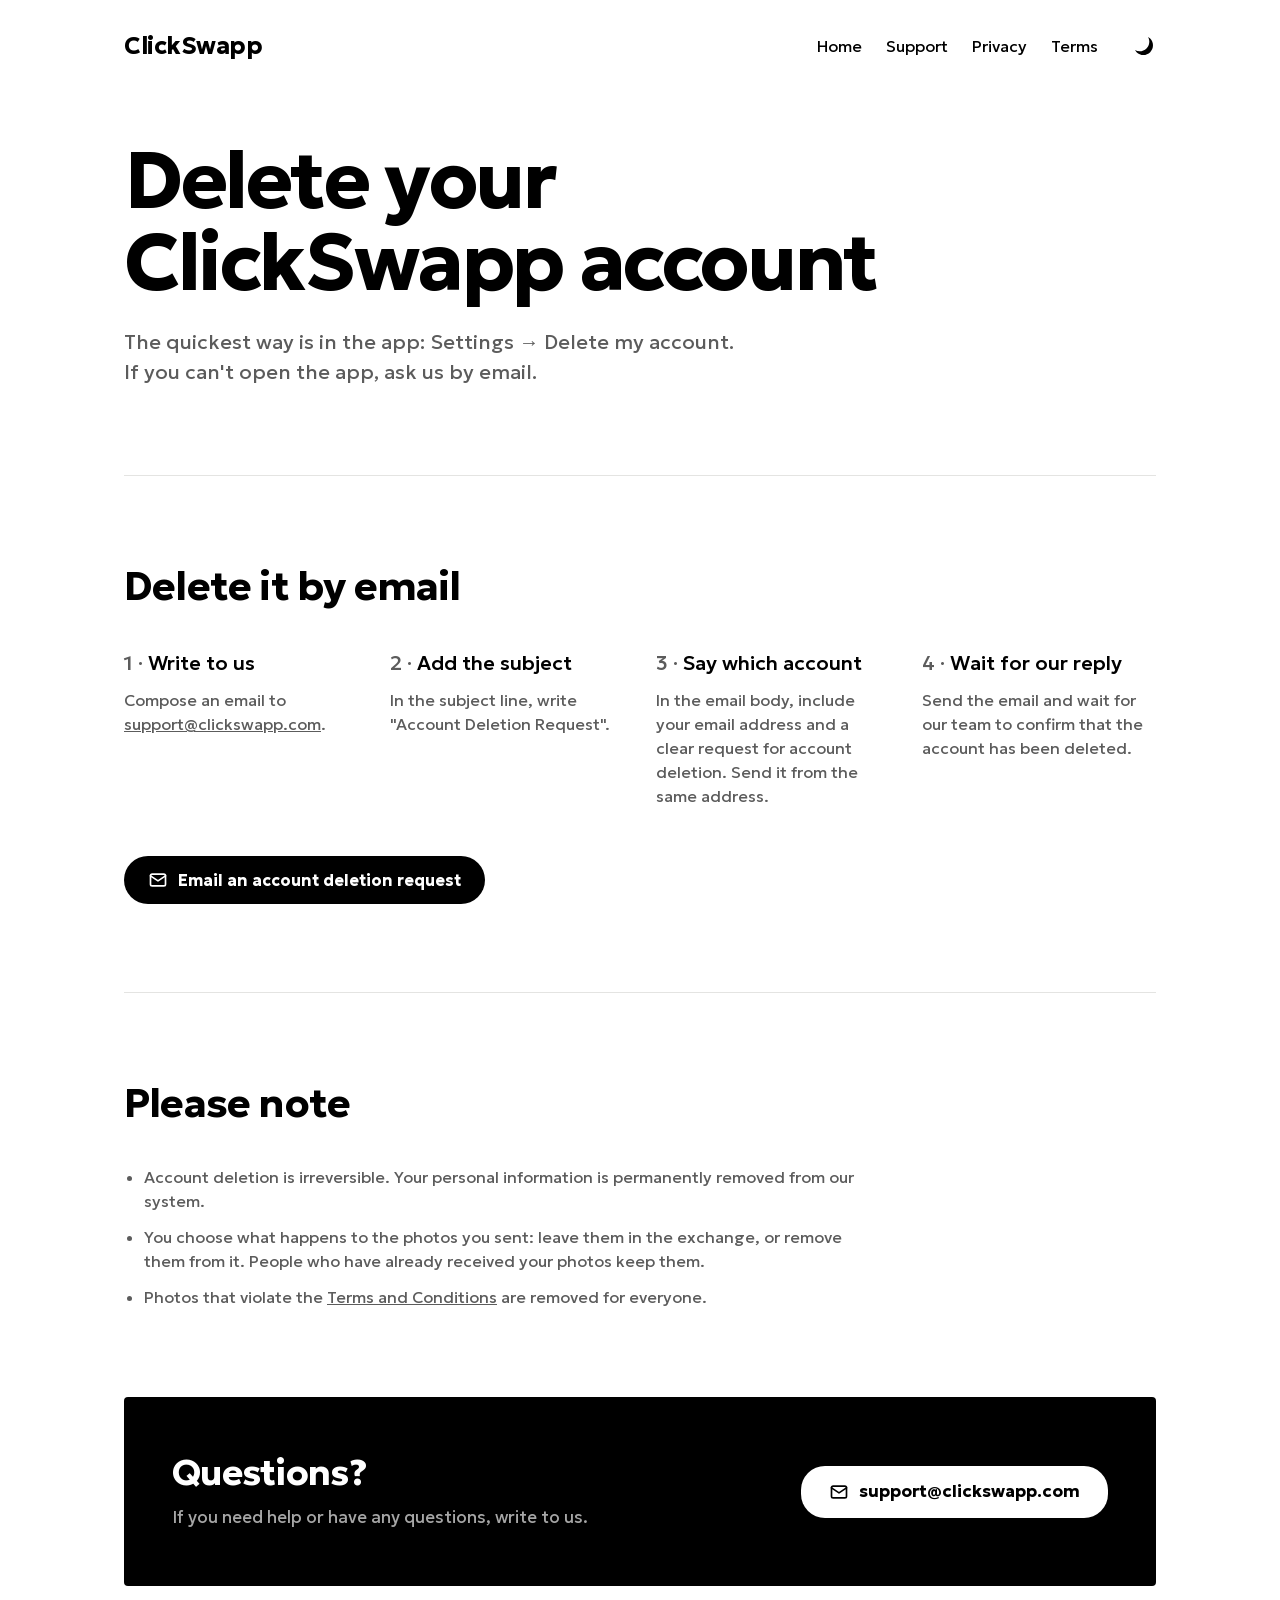
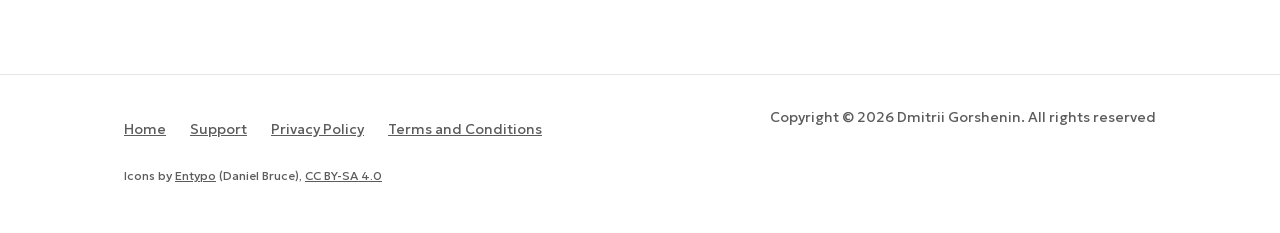
<file: account-deletion.html>
<!doctype html>
<html lang="en">
<head>
  <meta charset="utf-8" />
  <meta name="viewport" content="width=device-width, initial-scale=1" />
  <title>ClickSwapp account deletion</title>
  <meta name="description" content="How to delete your ClickSwapp account by email or in the app, what is removed for good, and what happens to the photos you already sent." />
  <link rel="canonical" href="https://clickswapp.com/account-deletion" />
  <meta property="og:type" content="website" />
  <meta property="og:site_name" content="ClickSwapp" />
  <meta property="og:locale" content="en_US" />
  <meta property="og:title" content="ClickSwapp account deletion" />
  <meta property="og:description" content="How to delete your ClickSwapp account by email or in the app, what is removed for good, and what happens to the photos you already sent." />
  <meta property="og:url" content="https://clickswapp.com/account-deletion" />
  <meta property="og:image" content="https://clickswapp.com/og-image.jpg" />
  <meta name="twitter:card" content="summary_large_image" />
  <meta name="twitter:title" content="ClickSwapp account deletion" />
  <meta name="twitter:description" content="How to delete your ClickSwapp account by email or in the app, what is removed for good, and what happens to the photos you already sent." />
  <meta name="twitter:image" content="https://clickswapp.com/twitter-image.jpg" />
  <link rel="preload" href="/fonts/geologica-latin.woff2" as="font" type="font/woff2" crossorigin />
  <link rel="icon" type="image/svg+xml" href="/favicon.svg" />
  <link rel="stylesheet" href="pages.css" />
  <script>try { var t = localStorage.getItem("theme"); if (t) document.documentElement.dataset.theme = t; } catch (e) {}</script>
</head>
<body>
  <header class="container">
    <div class="nav">
      <a class="nav__logo" href="/">ClickSwapp</a>
      <nav class="nav__links" aria-label="Site">
        <a href="/">Home</a>
        <a href="/support">Support</a>
        <a href="/privacy">Privacy</a>
        <a href="/terms">Terms</a>
        <button class="theme-toggle" type="button" aria-label="Switch theme">
          <svg class="theme-toggle__sun" aria-hidden="true" viewBox="0 0 20 20"><path d="M19,9.199c-0.182,0-0.799,0-0.98,0c-0.553,0-1,0.359-1,0.801c0,0.441,0.447,0.799,1,0.799c0.182,0,0.799,0,0.98,0 c0.552,0,1-0.357,1-0.799C20,9.559,19.551,9.199,19,9.199z M10,4.5c-3.051,0-5.5,2.449-5.5,5.5c0,3.051,2.449,5.5,5.5,5.5 c3.05,0,5.5-2.449,5.5-5.5C15.5,6.949,13.049,4.5,10,4.5z M10,14c-2.211,0-4-1.791-4-4c0-2.211,1.789-4,4-4c2.209,0,4,1.789,4,4 C14,12.209,12.209,14,10,14z M3,10c0-0.441-0.449-0.801-1-0.801c-0.185,0-0.816,0-1,0c-0.553,0-1,0.359-1,0.801 c0,0.441,0.447,0.799,1,0.799c0.184,0,0.815,0,1,0C2.551,10.799,3,10.441,3,10z M10,3c0.441,0,0.799-0.447,0.799-1 c0-0.184,0-0.816,0-1c0-0.553-0.358-1-0.799-1C9.558,0,9.199,0.447,9.199,1c0,0.184,0,0.816,0,1C9.199,2.553,9.558,3,10,3z M10,17 c-0.442,0-0.801,0.447-0.801,1c0,0.184,0,0.816,0,1c0,0.553,0.359,1,0.801,1c0.441,0,0.799-0.447,0.799-1c0-0.184,0-0.816,0-1 C10.799,17.447,10.441,17,10,17z M17.365,3.766c0.391-0.391,0.454-0.961,0.142-1.273s-0.883-0.248-1.272,0.143 c-0.108,0.107-0.593,0.592-0.7,0.699c-0.391,0.391-0.454,0.961-0.142,1.273s0.883,0.248,1.273-0.143 C16.773,4.357,17.257,3.873,17.365,3.766z M3.334,15.533c-0.108,0.109-0.593,0.594-0.7,0.701c-0.391,0.391-0.454,0.959-0.142,1.271 s0.883,0.25,1.272-0.141c0.108-0.107,0.593-0.592,0.7-0.699c0.391-0.391,0.454-0.961,0.142-1.274S3.723,15.144,3.334,15.533z M3.765,2.635C3.375,2.244,2.804,2.18,2.492,2.492S2.244,3.375,2.633,3.766c0.108,0.107,0.593,0.592,0.7,0.699 c0.391,0.391,0.96,0.455,1.272,0.143s0.249-0.883-0.141-1.273C4.357,3.227,3.873,2.742,3.765,2.635z M15.534,16.666 c0.108,0.107,0.593,0.592,0.7,0.699c0.391,0.391,0.96,0.453,1.272,0.143c0.312-0.312,0.249-0.883-0.142-1.273 c-0.107-0.107-0.592-0.592-0.699-0.699c-0.391-0.391-0.961-0.455-1.274-0.143S15.143,16.275,15.534,16.666z"/></svg>
          <svg class="theme-toggle__moon" aria-hidden="true" viewBox="0 0 20 20"><path d="M13.719,1.8c0.686,0.385,1.332,0.867,1.916,1.449c3.42,3.422,3.42,8.966,0,12.386c-3.42,3.42-8.965,3.42-12.386,0 c-0.583-0.584-1.065-1.231-1.449-1.916c3.335,1.867,7.633,1.387,10.469-1.449C15.106,9.433,15.587,5.136,13.719,1.8z"/></svg>
        </button>
      </nav>
    </div>

    <div class="hero">
      <h1>Delete your ClickSwapp account</h1>
      <p class="lead">The quickest way is in the app: Settings → Delete my account. If you can't open the app, ask us by email.</p>
    </div>
  </header>

  <main class="container">
    <section class="section" aria-labelledby="email">
      <h2 id="email">Delete it by email</h2>
      <ol class="steps">
        <li class="step">
          <h3>Write to us</h3>
          <p>Compose an email to <a href="mailto:support@clickswapp.com">support@clickswapp.com</a>.</p>
        </li>
        <li class="step">
          <h3>Add the subject</h3>
          <p>In the subject line, write "Account Deletion Request".</p>
        </li>
        <li class="step">
          <h3>Say which account</h3>
          <p>In the email body, include your email address and a clear request for account deletion. Send it from the same address.</p>
        </li>
        <li class="step">
          <h3>Wait for our reply</h3>
          <p>Send the email and wait for our team to confirm that the account has been deleted.</p>
        </li>
      </ol>
      <div class="actions">
        <a class="btn btn_primary" href="mailto:support@clickswapp.com?subject=Account%20Deletion%20Request">
          <svg aria-hidden="true" width="20" height="20" viewBox="0 0 24 24" fill="none" stroke="currentColor" stroke-width="2" stroke-linecap="round" stroke-linejoin="round"><rect x="3" y="5" width="18" height="14" rx="2"></rect><path d="m3 7 9 6 9-6"></path></svg>
          Email an account deletion request
        </a>
      </div>
    </section>

    <section class="section" aria-labelledby="note">
      <h2 id="note">Please note</h2>
      <ul class="notes">
        <li>Account deletion is irreversible. Your personal information is permanently removed from our system.</li>
        <li>You choose what happens to the photos you sent: leave them in the exchange, or remove them from it. People who have already received your photos keep them.</li>
        <li>Photos that violate the <a href="/terms">Terms and Conditions</a> are removed for everyone.</li>
      </ul>
    </section>

    <section class="contact" aria-labelledby="contact">
      <div class="contact__text">
        <h2 id="contact">Questions?</h2>
        <p>If you need help or have any questions, write to us.</p>
      </div>
      <a class="btn" href="mailto:support@clickswapp.com">
        <svg aria-hidden="true" width="20" height="20" viewBox="0 0 24 24" fill="none" stroke="currentColor" stroke-width="2" stroke-linecap="round" stroke-linejoin="round"><rect x="3" y="5" width="18" height="14" rx="2"></rect><path d="m3 7 9 6 9-6"></path></svg>
        support@clickswapp.com
      </a>
    </section>
  </main>

  <footer class="footer">
    <div class="container">
      <nav aria-label="Footer">
        <a href="/">Home</a>
        <a href="/support">Support</a>
        <a href="/privacy">Privacy Policy</a>
        <a href="/terms">Terms and Conditions</a>
      </nav>
      <span>Copyright © 2026 Dmitrii Gorshenin. All rights reserved</span>
      <span class="footer__credit">Icons by <a href="http://www.entypo.com/">Entypo</a> (Daniel Bruce), <a href="https://creativecommons.org/licenses/by-sa/4.0/">CC BY-SA 4.0</a></span>
    </div>
  </footer>
  <script src="pages.js"></script>
</body>
</html>
</file>
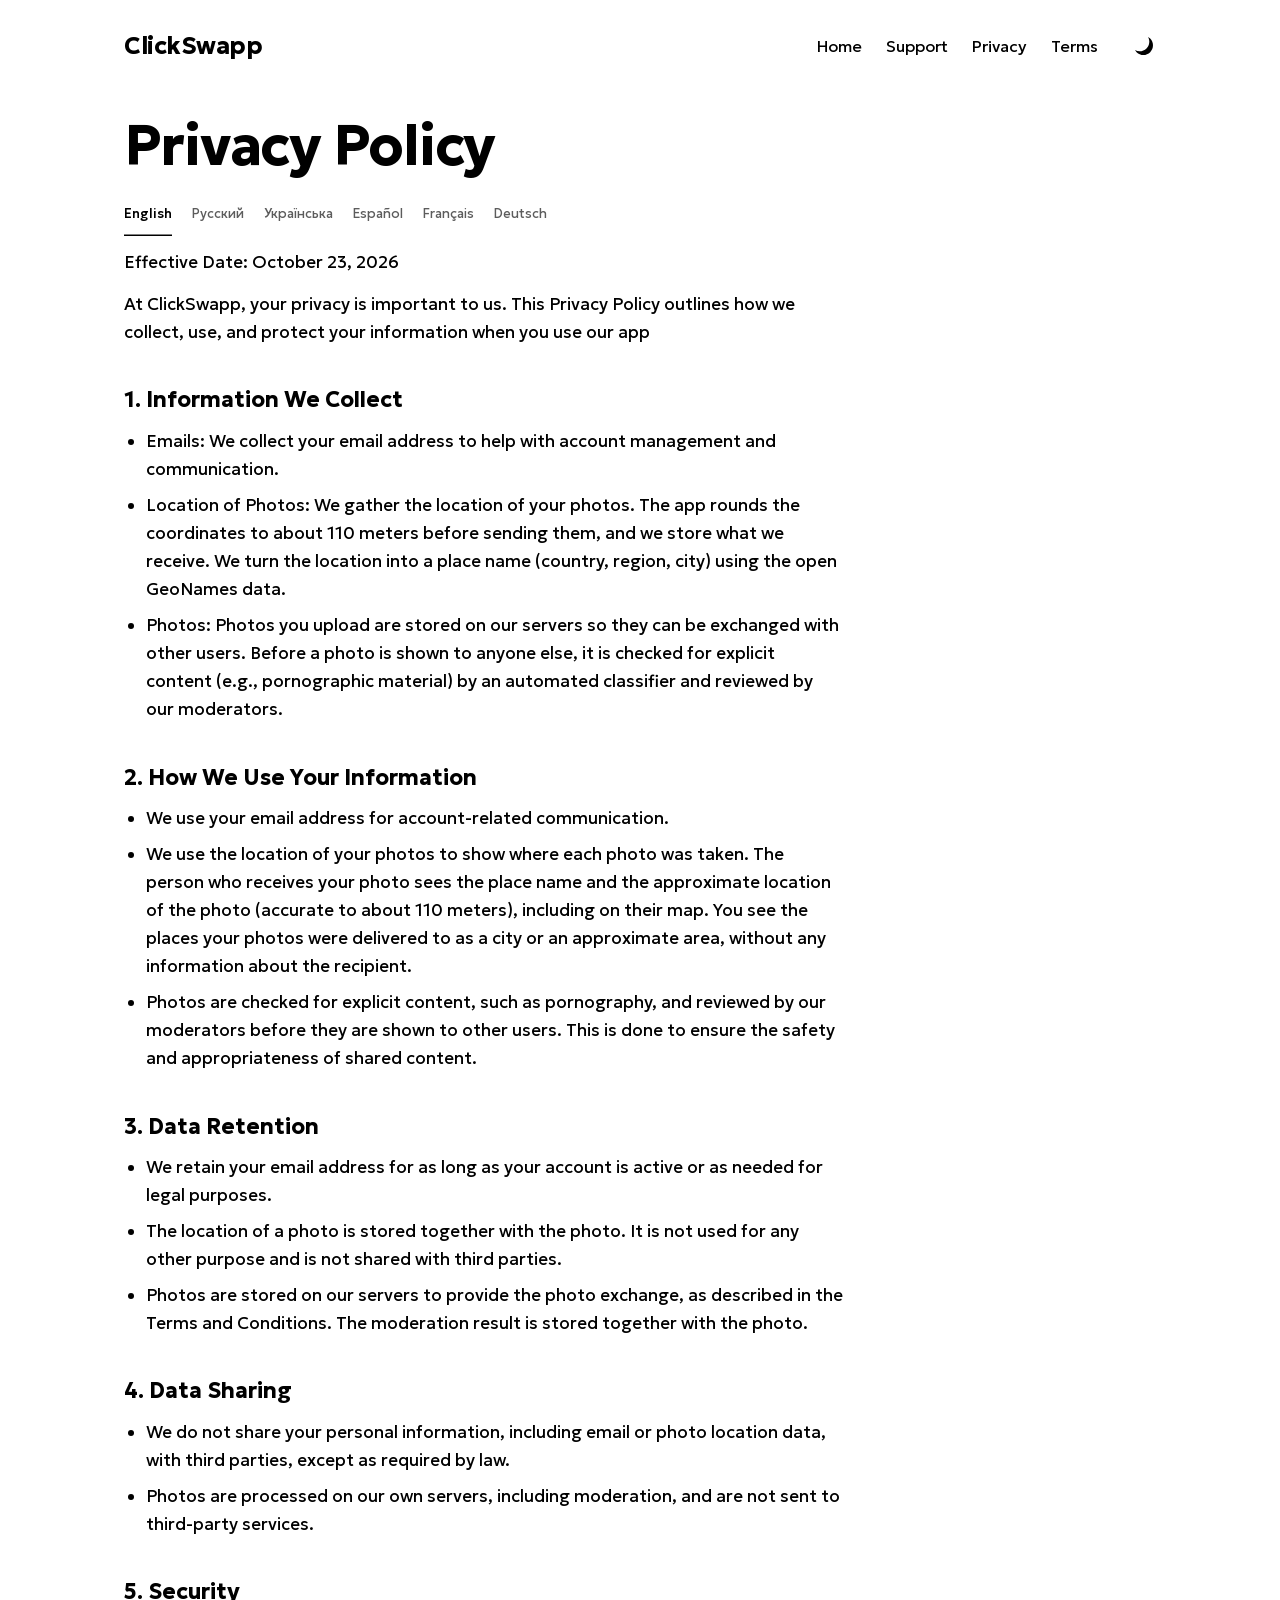
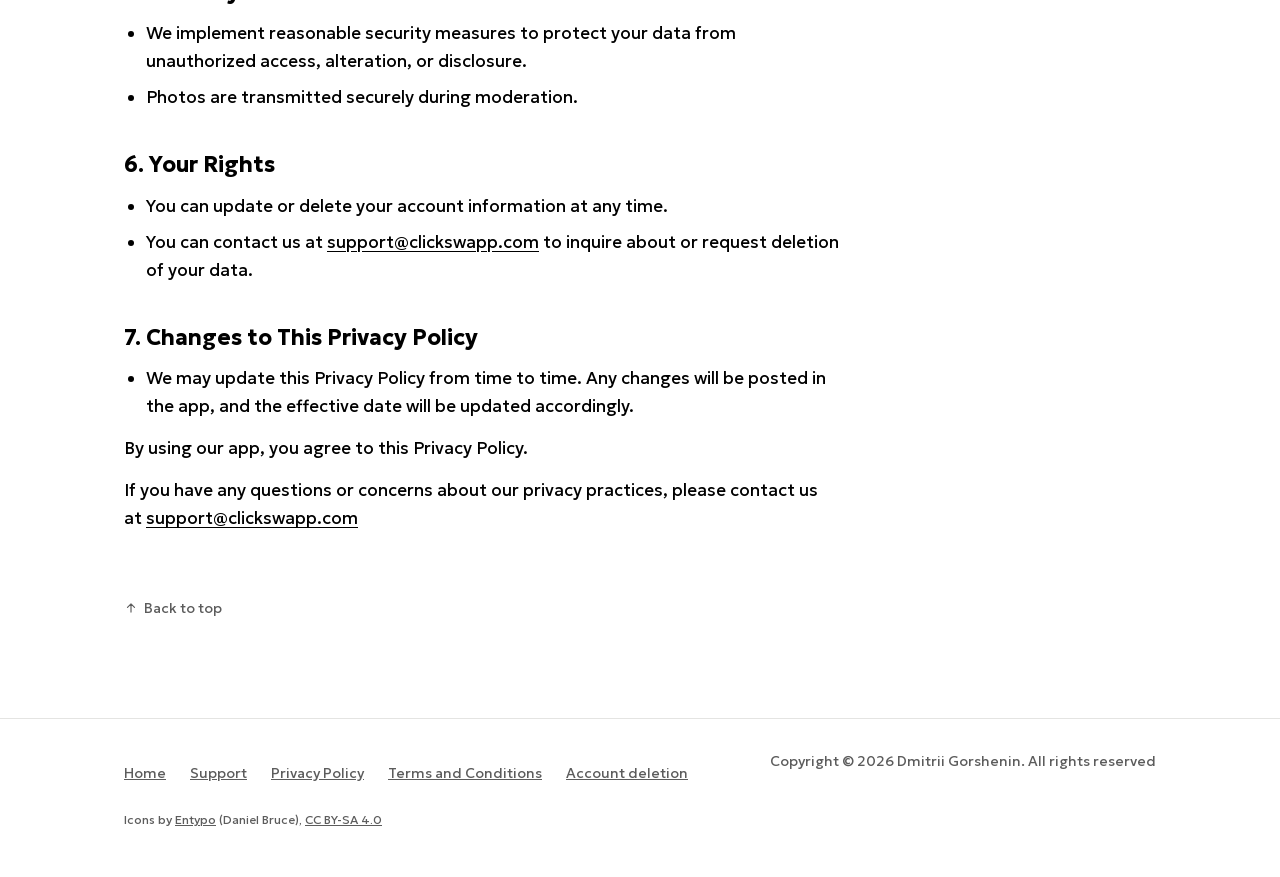
<file: privacy.html>
<!doctype html>
<html lang="en">
<head>
  <meta charset="utf-8" />
  <meta name="viewport" content="width=device-width, initial-scale=1" />
  <title>ClickSwapp app Privacy Policy</title>
  <meta name="description" content="The ClickSwapp Privacy Policy: what data the app collects, how it is used and shared, how long it is kept, and how to request its deletion." />
  <link rel="canonical" href="https://clickswapp.com/privacy" />
  <link rel="alternate" hreflang="en" href="https://clickswapp.com/privacy" />
  <link rel="alternate" hreflang="ru" href="https://clickswapp.com/ru/privacy" />
  <link rel="alternate" hreflang="uk" href="https://clickswapp.com/uk/privacy" />
  <link rel="alternate" hreflang="es" href="https://clickswapp.com/es/privacy" />
  <link rel="alternate" hreflang="fr" href="https://clickswapp.com/fr/privacy" />
  <link rel="alternate" hreflang="de" href="https://clickswapp.com/de/privacy" />
  <link rel="alternate" hreflang="x-default" href="https://clickswapp.com/privacy" />
  <meta property="og:type" content="website" />
  <meta property="og:site_name" content="ClickSwapp" />
  <meta property="og:locale" content="en_US" />
  <meta property="og:title" content="ClickSwapp app Privacy Policy" />
  <meta property="og:description" content="The ClickSwapp Privacy Policy: what data the app collects, how it is used and shared, how long it is kept, and how to request its deletion." />
  <meta property="og:url" content="https://clickswapp.com/privacy" />
  <meta property="og:image" content="https://clickswapp.com/og-image.jpg" />
  <meta name="twitter:card" content="summary_large_image" />
  <meta name="twitter:title" content="ClickSwapp app Privacy Policy" />
  <meta name="twitter:description" content="The ClickSwapp Privacy Policy: what data the app collects, how it is used and shared, how long it is kept, and how to request its deletion." />
  <meta name="twitter:image" content="https://clickswapp.com/twitter-image.jpg" />
  <link rel="preload" href="/fonts/geologica-latin.woff2" as="font" type="font/woff2" crossorigin />
  <link rel="icon" type="image/svg+xml" href="/favicon.svg" />
  <link rel="stylesheet" href="pages.css" />
  <script>try { var t = localStorage.getItem("theme"); if (t) document.documentElement.dataset.theme = t; } catch (e) {}</script>
  <script defer src="https://cloud.umami.is/script.js" data-website-id="c214baa2-c4b5-493e-8a87-87f9517d929d"></script>
</head>
<body>
  <header class="container">
    <div class="nav">
      <a class="nav__logo" href="/">ClickSwapp</a>
      <nav class="nav__links" aria-label="Site">
        <a href="/">Home</a>
        <a href="/support">Support</a>
        <a href="/privacy">Privacy</a>
        <a href="/terms">Terms</a>
        <button class="theme-toggle" type="button" aria-label="Switch theme">
          <svg class="theme-toggle__sun" aria-hidden="true" viewBox="0 0 20 20"><path d="M19,9.199c-0.182,0-0.799,0-0.98,0c-0.553,0-1,0.359-1,0.801c0,0.441,0.447,0.799,1,0.799c0.182,0,0.799,0,0.98,0 c0.552,0,1-0.357,1-0.799C20,9.559,19.551,9.199,19,9.199z M10,4.5c-3.051,0-5.5,2.449-5.5,5.5c0,3.051,2.449,5.5,5.5,5.5 c3.05,0,5.5-2.449,5.5-5.5C15.5,6.949,13.049,4.5,10,4.5z M10,14c-2.211,0-4-1.791-4-4c0-2.211,1.789-4,4-4c2.209,0,4,1.789,4,4 C14,12.209,12.209,14,10,14z M3,10c0-0.441-0.449-0.801-1-0.801c-0.185,0-0.816,0-1,0c-0.553,0-1,0.359-1,0.801 c0,0.441,0.447,0.799,1,0.799c0.184,0,0.815,0,1,0C2.551,10.799,3,10.441,3,10z M10,3c0.441,0,0.799-0.447,0.799-1 c0-0.184,0-0.816,0-1c0-0.553-0.358-1-0.799-1C9.558,0,9.199,0.447,9.199,1c0,0.184,0,0.816,0,1C9.199,2.553,9.558,3,10,3z M10,17 c-0.442,0-0.801,0.447-0.801,1c0,0.184,0,0.816,0,1c0,0.553,0.359,1,0.801,1c0.441,0,0.799-0.447,0.799-1c0-0.184,0-0.816,0-1 C10.799,17.447,10.441,17,10,17z M17.365,3.766c0.391-0.391,0.454-0.961,0.142-1.273s-0.883-0.248-1.272,0.143 c-0.108,0.107-0.593,0.592-0.7,0.699c-0.391,0.391-0.454,0.961-0.142,1.273s0.883,0.248,1.273-0.143 C16.773,4.357,17.257,3.873,17.365,3.766z M3.334,15.533c-0.108,0.109-0.593,0.594-0.7,0.701c-0.391,0.391-0.454,0.959-0.142,1.271 s0.883,0.25,1.272-0.141c0.108-0.107,0.593-0.592,0.7-0.699c0.391-0.391,0.454-0.961,0.142-1.274S3.723,15.144,3.334,15.533z M3.765,2.635C3.375,2.244,2.804,2.18,2.492,2.492S2.244,3.375,2.633,3.766c0.108,0.107,0.593,0.592,0.7,0.699 c0.391,0.391,0.96,0.455,1.272,0.143s0.249-0.883-0.141-1.273C4.357,3.227,3.873,2.742,3.765,2.635z M15.534,16.666 c0.108,0.107,0.593,0.592,0.7,0.699c0.391,0.391,0.96,0.453,1.272,0.143c0.312-0.312,0.249-0.883-0.142-1.273 c-0.107-0.107-0.592-0.592-0.699-0.699c-0.391-0.391-0.961-0.455-1.274-0.143S15.143,16.275,15.534,16.666z"/></svg>
          <svg class="theme-toggle__moon" aria-hidden="true" viewBox="0 0 20 20"><path d="M13.719,1.8c0.686,0.385,1.332,0.867,1.916,1.449c3.42,3.422,3.42,8.966,0,12.386c-3.42,3.42-8.965,3.42-12.386,0 c-0.583-0.584-1.065-1.231-1.449-1.916c3.335,1.867,7.633,1.387,10.469-1.449C15.106,9.433,15.587,5.136,13.719,1.8z"/></svg>
        </button>
      </nav>
    </div>
  </header>

  <main class="container">
    <article class="doc">
      <h1>Privacy Policy</h1>
      <ul class="langs" aria-label="Language">
        <li><span aria-current="page">English</span></li>
        <li><a href="/ru/privacy" hreflang="ru" lang="ru">Русский</a></li>
        <li><a href="/uk/privacy" hreflang="uk" lang="uk">Українська</a></li>
        <li><a href="/es/privacy" hreflang="es" lang="es">Español</a></li>
        <li><a href="/fr/privacy" hreflang="fr" lang="fr">Français</a></li>
        <li><a href="/de/privacy" hreflang="de" lang="de">Deutsch</a></li>
      </ul>
      <p>Effective Date: October 23, 2026</p>
      <p>At ClickSwapp, your privacy is important to us. This Privacy Policy outlines how we collect, use, and protect your information when you use our app</p>

      <h2>1. Information We Collect</h2>
      <ul>
          <li>Emails: We collect your email address to help with account management and communication.</li>
          <li>Location of Photos: We gather the location of your photos. The app rounds the coordinates to about 110 meters before sending them, and we store what we receive. We turn the location into a place name (country, region, city) using the open GeoNames data.</li>
          <li>Photos: Photos you upload are stored on our servers so they can be exchanged with other users. Before a photo is shown to anyone else, it is checked for explicit content (e.g., pornographic material) by an automated classifier and reviewed by our moderators.</li>
      </ul>

      <h2>2. How We Use Your Information</h2>
      <ul>
          <li>We use your email address for account-related communication.</li>
          <li>We use the location of your photos to show where each photo was taken. The person who receives your photo sees the place name and the approximate location of the photo (accurate to about 110 meters), including on their map. You see the places your photos were delivered to as a city or an approximate area, without any information about the recipient.</li>
          <li>Photos are checked for explicit content, such as pornography, and reviewed by our moderators before they are shown to other users. This is done to ensure the safety and appropriateness of shared content.</li>
      </ul>

      <h2>3. Data Retention</h2>
      <ul>
          <li>We retain your email address for as long as your account is active or as needed for legal purposes.</li>
          <li>The location of a photo is stored together with the photo. It is not used for any other purpose and is not shared with third parties.</li>
          <li>Photos are stored on our servers to provide the photo exchange, as described in the Terms and Conditions. The moderation result is stored together with the photo.</li>
      </ul>

      <h2>4. Data Sharing</h2>
      <ul>
          <li>We do not share your personal information, including email or photo location data, with third parties, except as required by law.</li>
          <li>Photos are processed on our own servers, including moderation, and are not sent to third-party services.</li>
      </ul>

      <h2>5. Security</h2>
      <ul>
          <li>We implement reasonable security measures to protect your data from unauthorized access, alteration, or disclosure.</li>
          <li>Photos are transmitted securely during moderation.</li>
      </ul>

      <h2>6. Your Rights</h2>
      <ul>
          <li>You can update or delete your account information at any time.</li>
          <li>You can contact us at <a href="mailto:support@clickswapp.com">support@clickswapp.com</a> to inquire about or request deletion of your data.</li>
      </ul>

      <h2>7. Changes to This Privacy Policy</h2>
      <ul>
          <li>We may update this Privacy Policy from time to time. Any changes will be posted in the app, and the effective date will be updated accordingly.</li>
      </ul>

      <p>By using our app, you agree to this Privacy Policy.</p>
      <p>If you have any questions or concerns about our privacy practices, please contact us at <a href="mailto:support@clickswapp.com">support@clickswapp.com</a></p>
      <a class="to-top" href="#top">
        <svg aria-hidden="true" width="18" height="18" viewBox="0 0 24 24" fill="none" stroke="currentColor" stroke-width="2" stroke-linecap="round" stroke-linejoin="round"><path d="M12 19V5M6 11l6-6 6 6"></path></svg>
        Back to top
      </a>
    </article>
  </main>

  <footer class="footer">
    <div class="container">
      <nav aria-label="Footer">
        <a href="/">Home</a>
        <a href="/support">Support</a>
        <a href="/privacy">Privacy Policy</a>
        <a href="/terms">Terms and Conditions</a>
        <a href="/account-deletion">Account deletion</a>
      </nav>
      <span>Copyright © 2026 Dmitrii Gorshenin. All rights reserved</span>
      <span class="footer__credit">Icons by <a href="http://www.entypo.com/">Entypo</a> (Daniel Bruce), <a href="https://creativecommons.org/licenses/by-sa/4.0/">CC BY-SA 4.0</a></span>
    </div>
  </footer>
  <script src="pages.js"></script>
</body>
</html>
</file>
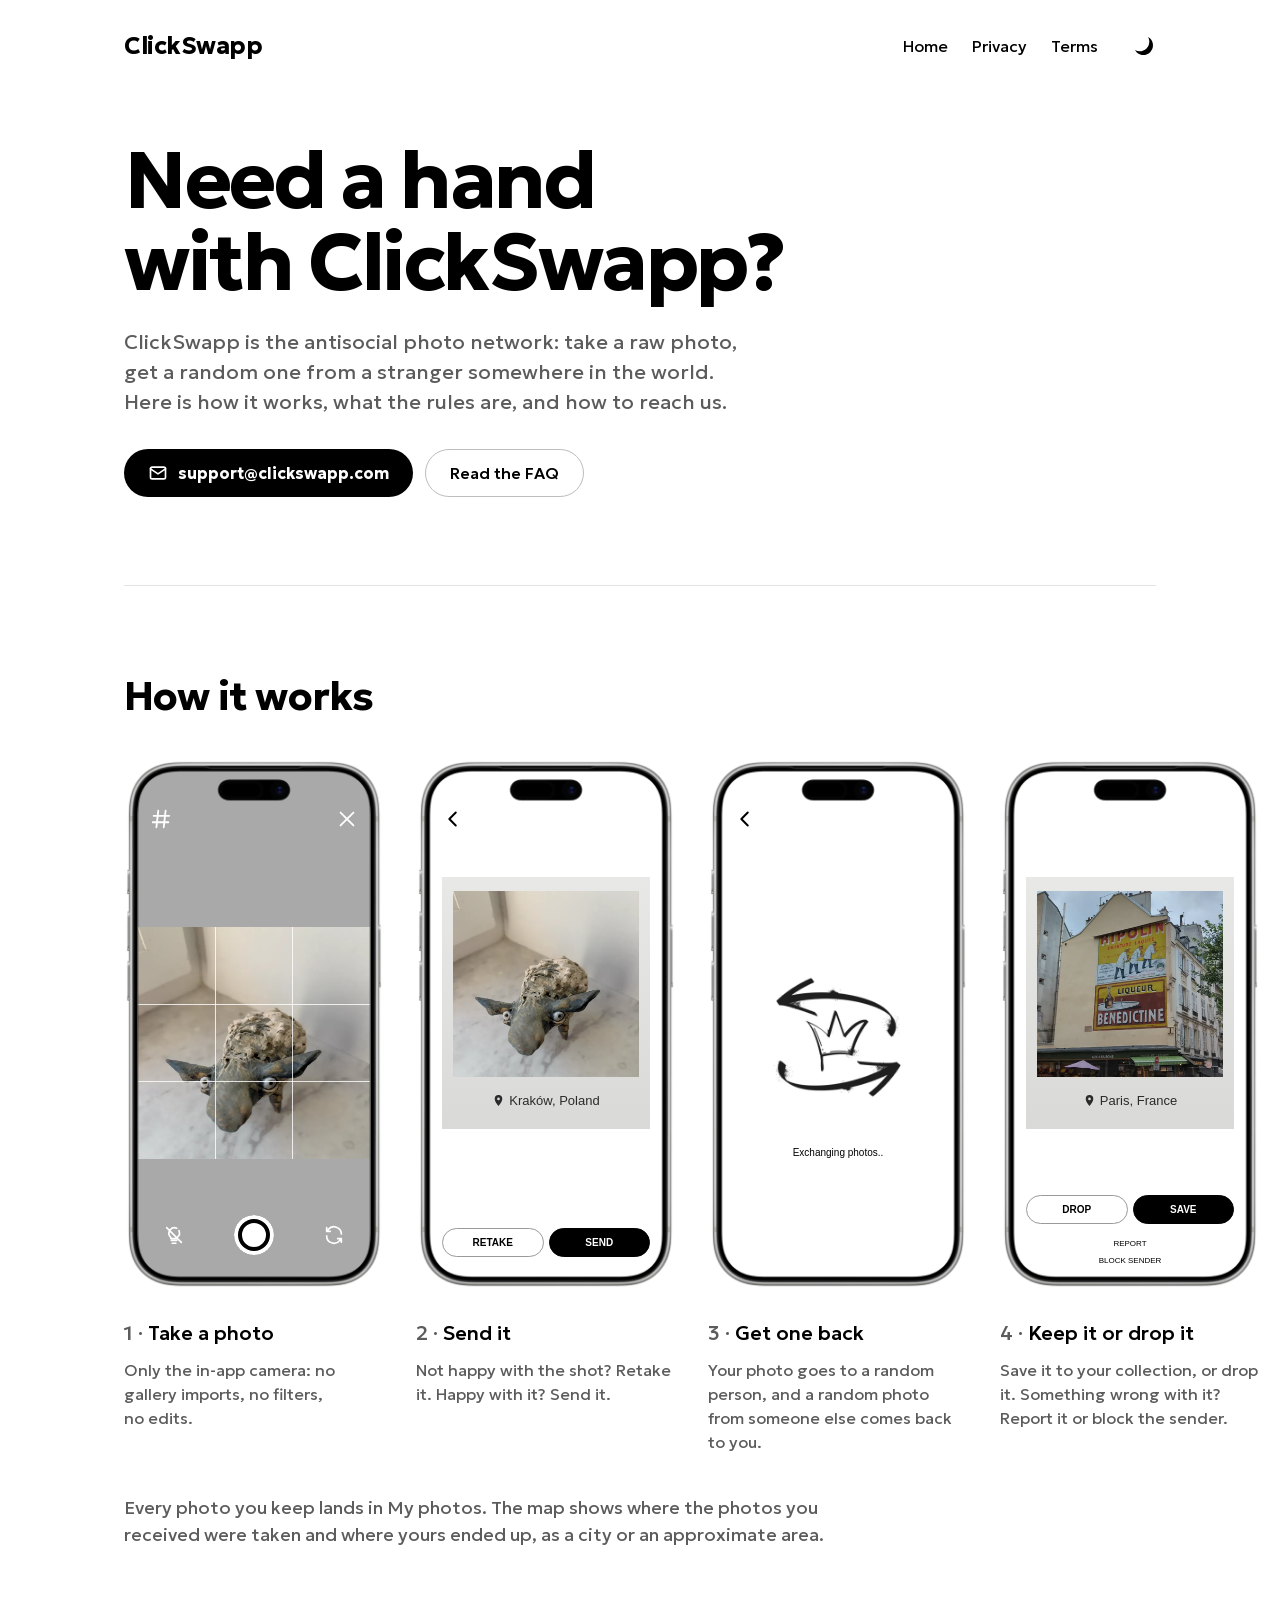
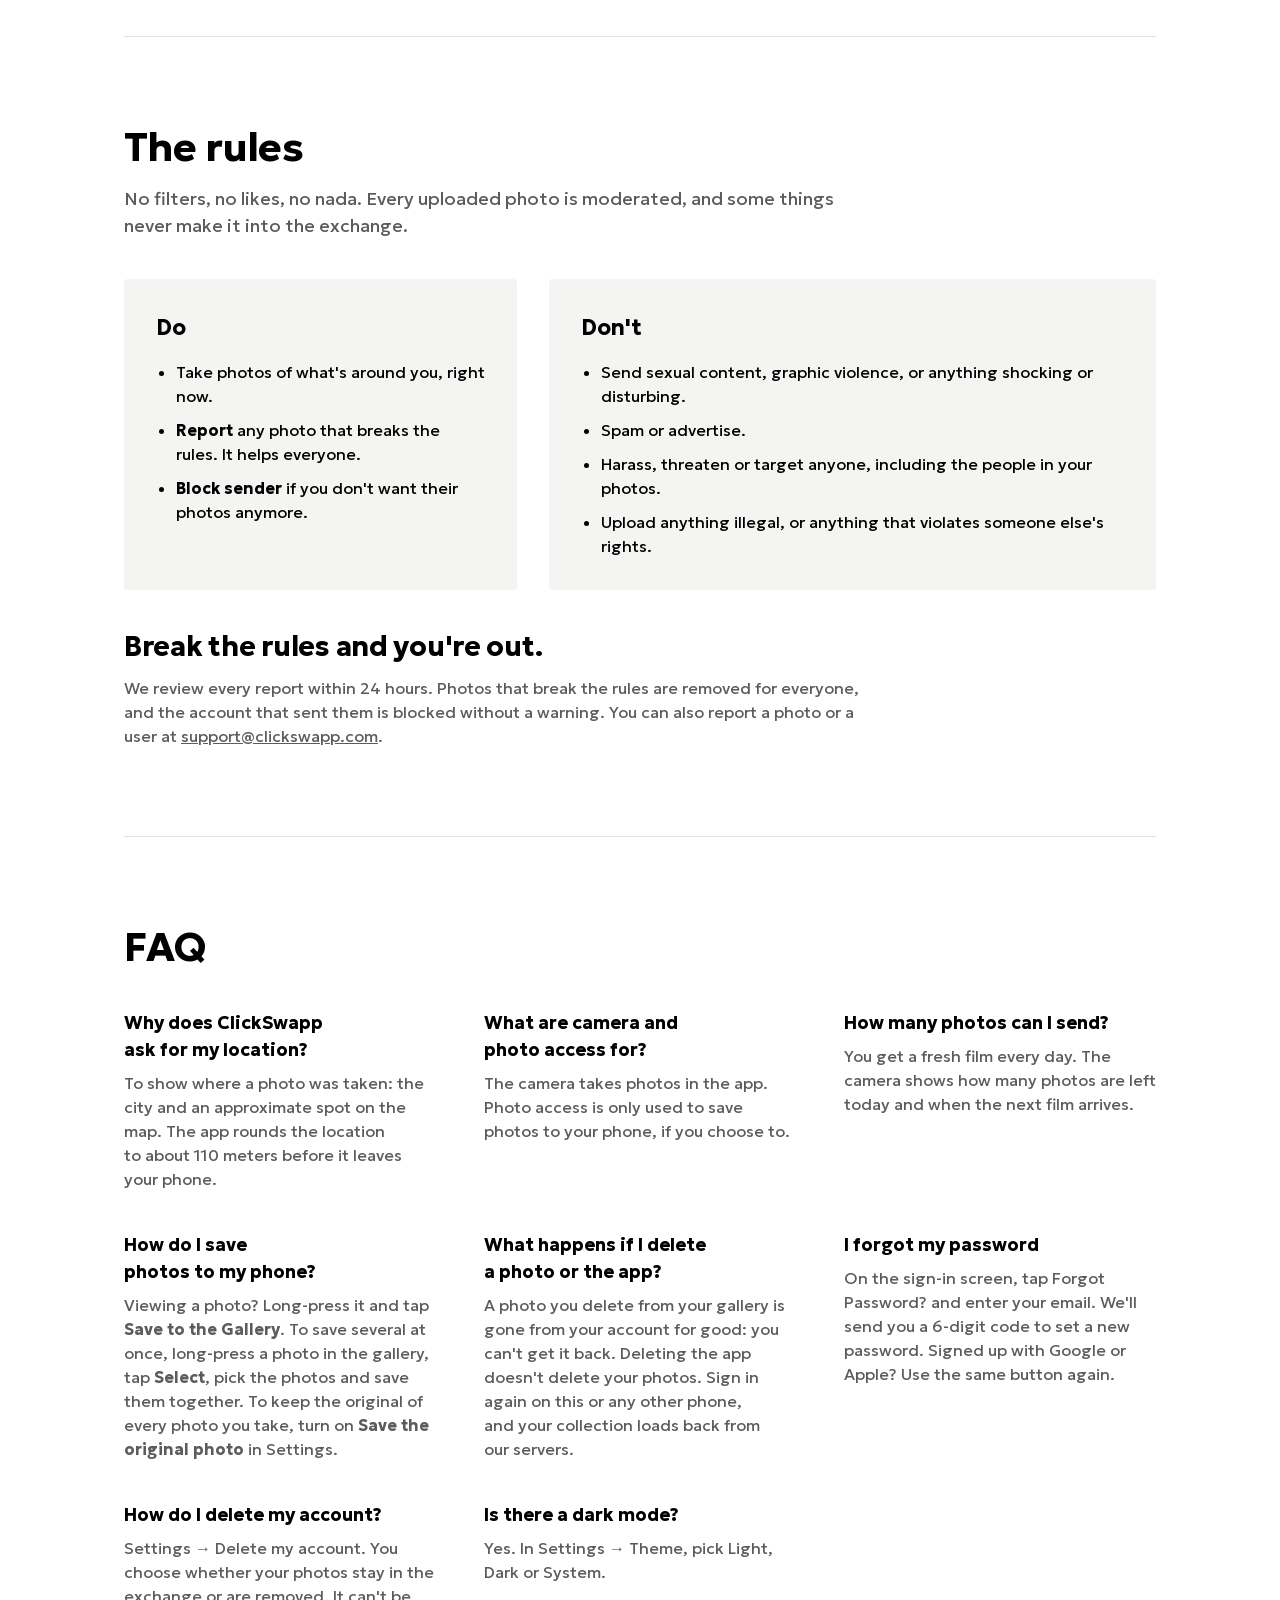
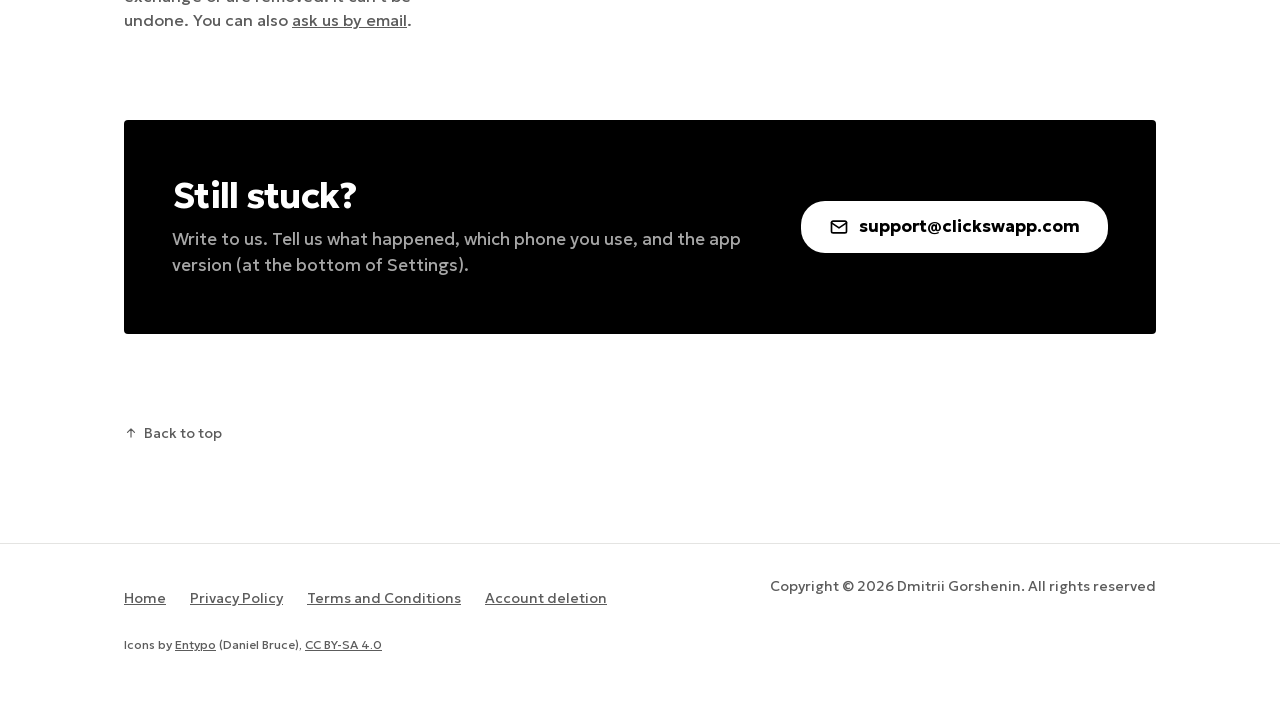
<file: support.html>
<!doctype html>
<html lang="en">
<head>
  <meta charset="utf-8" />
  <meta name="viewport" content="width=device-width, initial-scale=1" />
  <title>ClickSwapp Support: How It Works, the Rules and FAQ</title>
  <meta name="description" content="How ClickSwapp works: take a photo, send it, get one back. The rules, answers to common questions, and how to contact ClickSwapp support." />
  <link rel="canonical" href="https://clickswapp.com/support" />
  <meta property="og:type" content="website" />
  <meta property="og:site_name" content="ClickSwapp" />
  <meta property="og:locale" content="en_US" />
  <meta property="og:title" content="ClickSwapp Support: How It Works, the Rules and FAQ" />
  <meta property="og:description" content="How ClickSwapp works: take a photo, send it, get one back. The rules, answers to common questions, and how to contact ClickSwapp support." />
  <meta property="og:url" content="https://clickswapp.com/support" />
  <meta property="og:image" content="https://clickswapp.com/og-image.jpg" />
  <meta name="twitter:card" content="summary_large_image" />
  <meta name="twitter:title" content="ClickSwapp Support: How It Works, the Rules and FAQ" />
  <meta name="twitter:description" content="How ClickSwapp works: take a photo, send it, get one back. The rules, answers to common questions, and how to contact ClickSwapp support." />
  <meta name="twitter:image" content="https://clickswapp.com/twitter-image.jpg" />
  <link rel="preload" href="/fonts/geologica-latin.woff2" as="font" type="font/woff2" crossorigin />
  <link rel="icon" type="image/svg+xml" href="/favicon.svg" />
  <link rel="stylesheet" href="pages.css" />
  <script>try { var t = localStorage.getItem("theme"); if (t) document.documentElement.dataset.theme = t; } catch (e) {}</script>
  <script defer src="https://cloud.umami.is/script.js" data-website-id="c214baa2-c4b5-493e-8a87-87f9517d929d"></script>
</head>
<body>
  <header class="container">
    <div class="nav">
      <a class="nav__logo" href="/">ClickSwapp</a>
      <nav class="nav__links" aria-label="Site">
        <a href="/">Home</a>
        <a href="/privacy">Privacy</a>
        <a href="/terms">Terms</a>
        <button class="theme-toggle" type="button" aria-label="Switch theme">
          <svg class="theme-toggle__sun" aria-hidden="true" viewBox="0 0 20 20"><path d="M19,9.199c-0.182,0-0.799,0-0.98,0c-0.553,0-1,0.359-1,0.801c0,0.441,0.447,0.799,1,0.799c0.182,0,0.799,0,0.98,0 c0.552,0,1-0.357,1-0.799C20,9.559,19.551,9.199,19,9.199z M10,4.5c-3.051,0-5.5,2.449-5.5,5.5c0,3.051,2.449,5.5,5.5,5.5 c3.05,0,5.5-2.449,5.5-5.5C15.5,6.949,13.049,4.5,10,4.5z M10,14c-2.211,0-4-1.791-4-4c0-2.211,1.789-4,4-4c2.209,0,4,1.789,4,4 C14,12.209,12.209,14,10,14z M3,10c0-0.441-0.449-0.801-1-0.801c-0.185,0-0.816,0-1,0c-0.553,0-1,0.359-1,0.801 c0,0.441,0.447,0.799,1,0.799c0.184,0,0.815,0,1,0C2.551,10.799,3,10.441,3,10z M10,3c0.441,0,0.799-0.447,0.799-1 c0-0.184,0-0.816,0-1c0-0.553-0.358-1-0.799-1C9.558,0,9.199,0.447,9.199,1c0,0.184,0,0.816,0,1C9.199,2.553,9.558,3,10,3z M10,17 c-0.442,0-0.801,0.447-0.801,1c0,0.184,0,0.816,0,1c0,0.553,0.359,1,0.801,1c0.441,0,0.799-0.447,0.799-1c0-0.184,0-0.816,0-1 C10.799,17.447,10.441,17,10,17z M17.365,3.766c0.391-0.391,0.454-0.961,0.142-1.273s-0.883-0.248-1.272,0.143 c-0.108,0.107-0.593,0.592-0.7,0.699c-0.391,0.391-0.454,0.961-0.142,1.273s0.883,0.248,1.273-0.143 C16.773,4.357,17.257,3.873,17.365,3.766z M3.334,15.533c-0.108,0.109-0.593,0.594-0.7,0.701c-0.391,0.391-0.454,0.959-0.142,1.271 s0.883,0.25,1.272-0.141c0.108-0.107,0.593-0.592,0.7-0.699c0.391-0.391,0.454-0.961,0.142-1.274S3.723,15.144,3.334,15.533z M3.765,2.635C3.375,2.244,2.804,2.18,2.492,2.492S2.244,3.375,2.633,3.766c0.108,0.107,0.593,0.592,0.7,0.699 c0.391,0.391,0.96,0.455,1.272,0.143s0.249-0.883-0.141-1.273C4.357,3.227,3.873,2.742,3.765,2.635z M15.534,16.666 c0.108,0.107,0.593,0.592,0.7,0.699c0.391,0.391,0.96,0.453,1.272,0.143c0.312-0.312,0.249-0.883-0.142-1.273 c-0.107-0.107-0.592-0.592-0.699-0.699c-0.391-0.391-0.961-0.455-1.274-0.143S15.143,16.275,15.534,16.666z"/></svg>
          <svg class="theme-toggle__moon" aria-hidden="true" viewBox="0 0 20 20"><path d="M13.719,1.8c0.686,0.385,1.332,0.867,1.916,1.449c3.42,3.422,3.42,8.966,0,12.386c-3.42,3.42-8.965,3.42-12.386,0 c-0.583-0.584-1.065-1.231-1.449-1.916c3.335,1.867,7.633,1.387,10.469-1.449C15.106,9.433,15.587,5.136,13.719,1.8z"/></svg>
        </button>
      </nav>
    </div>

    <div class="hero">
      <h1>Need a hand with ClickSwapp?</h1>
      <p class="lead">ClickSwapp is the antisocial photo network: take a raw photo, get a random one from a stranger somewhere in the world. Here is how it works, what the rules are, and how to reach us.</p>
      <div class="actions">
        <a class="btn btn_primary" href="mailto:support@clickswapp.com">
          <svg aria-hidden="true" width="20" height="20" viewBox="0 0 24 24" fill="none" stroke="currentColor" stroke-width="2" stroke-linecap="round" stroke-linejoin="round"><rect x="3" y="5" width="18" height="14" rx="2"></rect><path d="m3 7 9 6 9-6"></path></svg>
          support@clickswapp.com
        </a>
        <a class="btn btn_outline" href="#faq">Read the FAQ</a>
      </div>
    </div>
  </header>

  <main class="container">
    <section class="section" aria-labelledby="how">
      <h2 id="how">How it works</h2>
      <ol class="flow">
        <li class="flow__step">
          <div class="device">
          <img class="device__frame" src="images/iphone-frame.webp" width="540" height="1104" alt="iPhone showing the ClickSwapp camera with a viewfinder, ready to take a photo" />
          <div class="phone phone_camera" aria-hidden="true">
            <svg class="phone__icon phone__icon_tl" viewBox="0 0 24 24" fill="none" stroke="currentColor" stroke-width="2" stroke-linecap="round"><path d="M9 3 7 21M17 3l-2 18M4 8.5h17M3 15.5h17"/></svg>
            <svg class="phone__icon phone__icon_tr" viewBox="0 0 24 24" fill="none" stroke="currentColor" stroke-width="2" stroke-linecap="round"><path d="M5 5l14 14M19 5 5 19"/></svg>
            <div class="phone__viewfinder">
              <img src="images/support-sent.webp" width="720" height="720" alt="" loading="lazy" />
            </div>
            <svg class="phone__icon phone__icon_bl" viewBox="0 0 24 24" fill="none" stroke="currentColor" stroke-width="1.8" stroke-linecap="round" stroke-linejoin="round"><path d="M9 18h6M10 21h4M8.5 14.5A6 6 0 0 1 15 4.6M17.4 7.2A6 6 0 0 1 15.5 14.5V16h-7M4 4l16 16"/></svg>
            <span class="phone__shutter"></span>
            <svg class="phone__icon phone__icon_br" viewBox="0 0 24 24" fill="none" stroke="currentColor" stroke-width="1.8" stroke-linecap="round" stroke-linejoin="round"><path d="M20 11a8 8 0 0 0-14.3-4.9L4 8M4 4v4h4M4 13a8 8 0 0 0 14.3 4.9L20 16M20 20v-4h-4"/></svg>
          </div>
          </div>
          <h3>Take a photo</h3>
          <p>Only the in-app camera: no gallery imports, no filters, no edits.</p>
        </li>
        <li class="flow__step">
          <div class="device">
          <img class="device__frame" src="images/iphone-frame.webp" width="540" height="1104" alt="iPhone showing a taken photo with a place label and the Retake and Send buttons" />
          <div class="phone" aria-hidden="true">
            <svg class="phone__back" aria-hidden="true" viewBox="0 0 24 24" fill="none" stroke="currentColor" stroke-width="2.2" stroke-linecap="round" stroke-linejoin="round"><path d="m15 5-7 7 7 7"/></svg>
            <div class="phone__print">
              <img src="images/support-sent.webp" width="720" height="720" alt="" loading="lazy" />
              <span class="phone__place"><svg class="pin" aria-hidden="true" viewBox="0 0 24 24"><path d="M12 2a7 7 0 0 0-7 7c0 5.2 7 13 7 13s7-7.8 7-13a7 7 0 0 0-7-7zm0 9.5A2.5 2.5 0 1 1 12 6.5a2.5 2.5 0 0 1 0 5z" fill="currentColor"/></svg>Kraków, Poland</span>
            </div>
            <div class="phone__buttons">
              <span class="phone__btn">Retake</span>
              <span class="phone__btn phone__btn_dark">Send</span>
            </div>
          </div>
          </div>
          <h3>Send it</h3>
          <p>Not happy with the shot? Retake it. Happy with it? Send it.</p>
        </li>
        <li class="flow__step">
          <div class="device">
          <img class="device__frame" src="images/iphone-frame.webp" width="540" height="1104" alt="iPhone showing the "Exchanging photos.." screen while the photo is swapped" />
          <div class="phone" aria-hidden="true">
            <svg class="phone__back" aria-hidden="true" viewBox="0 0 24 24" fill="none" stroke="currentColor" stroke-width="2.2" stroke-linecap="round" stroke-linejoin="round"><path d="m15 5-7 7 7 7"/></svg>
            <img class="phone__exchange" src="images/exchange.webp" width="320" height="320" alt="" loading="lazy" />
            <span class="phone__status">Exchanging photos..</span>
          </div>
          </div>
          <h3>Get one back</h3>
          <p>Your photo goes to a random person, and a random photo from someone else comes back to you.</p>
        </li>
        <li class="flow__step">
          <div class="device">
          <img class="device__frame" src="images/iphone-frame.webp" width="540" height="1104" alt="iPhone showing a received photo with the Drop and Save buttons and the Report and Block sender links" />
          <div class="phone phone_received" aria-hidden="true">
            <div class="phone__print">
              <img src="images/support-received.webp" width="720" height="720" alt="" loading="lazy" />
              <span class="phone__place"><svg class="pin" aria-hidden="true" viewBox="0 0 24 24"><path d="M12 2a7 7 0 0 0-7 7c0 5.2 7 13 7 13s7-7.8 7-13a7 7 0 0 0-7-7zm0 9.5A2.5 2.5 0 1 1 12 6.5a2.5 2.5 0 0 1 0 5z" fill="currentColor"/></svg>Paris, France</span>
            </div>
            <div class="phone__buttons">
              <span class="phone__btn">Drop</span>
              <span class="phone__btn phone__btn_dark">Save</span>
            </div>
            <span class="phone__link phone__link_report">Report</span>
            <span class="phone__link phone__link_block">Block sender</span>
          </div>
          </div>
          <h3>Keep it or drop it</h3>
          <p>Save it to your collection, or drop it. Something wrong with it? Report it or block the sender.</p>
        </li>
      </ol>
      <p class="flow__note">Every photo you keep lands in My photos. The map shows where the photos you received were taken and where yours ended up, as a city or an approximate area.</p>
    </section>

    <section class="section" aria-labelledby="rules">
      <div class="section__intro">
        <h2 id="rules">The rules</h2>
        <p>No filters, no likes, no nada. Every uploaded photo is moderated, and some things never make it into the exchange.</p>
      </div>
      <div class="rules">
        <div class="panel panel_do">
          <h3>Do</h3>
          <ul>
            <li>Take photos of what's around you, right now.</li>
            <li><strong>Report</strong> any photo that breaks the rules. It helps everyone.</li>
            <li><strong>Block sender</strong> if you don't want their photos anymore.</li>
          </ul>
        </div>
        <div class="panel panel_dont">
          <h3>Don't</h3>
          <ul>
            <li>Send sexual content, graphic violence, or anything shocking or disturbing.</li>
            <li>Spam or advertise.</li>
            <li>Harass, threaten or target anyone, including the people in your photos.</li>
            <li>Upload anything illegal, or anything that violates someone else's rights.</li>
          </ul>
        </div>
      </div>
      <div class="verdict">
        <p class="verdict__title">Break the rules and you're out.</p>
        <p>We review every report within 24 hours. Photos that break the rules are removed for everyone, and the account that sent them is blocked without a warning. You can also report a photo or a user at <a href="mailto:support@clickswapp.com">support@clickswapp.com</a>.</p>
      </div>
    </section>

    <section class="section" id="faq" aria-labelledby="faq-title">
      <h2 id="faq-title">FAQ</h2>
      <div class="faq">
        <div class="faq__item">
          <h3>Why does ClickSwapp ask for my location?</h3>
          <p>To show where a photo was taken: the city and an approximate spot on the map. The app rounds the location to about 110 meters before it leaves your phone.</p>
        </div>
        <div class="faq__item">
          <h3>What are camera and photo access for?</h3>
          <p>The camera takes photos in the app. Photo access is only used to save photos to your phone, if you choose to.</p>
        </div>
        <div class="faq__item">
          <h3>How many photos can I send?</h3>
          <p>You get a fresh film every day. The camera shows how many photos are left today and when the next film arrives.</p>
        </div>
        <div class="faq__item">
          <h3>How do I save photos to my phone?</h3>
          <p>Viewing a photo? Long-press it and tap <strong>Save to the Gallery</strong>. To save several at once, long-press a photo in the gallery, tap <strong>Select</strong>, pick the photos and save them together. To keep the original of every photo you take, turn on <strong>Save the original photo</strong> in Settings.</p>
        </div>
        <div class="faq__item">
          <h3>What happens if I delete a photo or the app?</h3>
          <p>A photo you delete from your gallery is gone from your account for good: you can't get it back. Deleting the app doesn't delete your photos. Sign in again on this or any other phone, and your collection loads back from our servers.</p>
        </div>
        <div class="faq__item">
          <h3>I forgot my password</h3>
          <p>On the sign-in screen, tap Forgot Password? and enter your email. We'll send you a 6-digit code to set a new password. Signed up with Google or Apple? Use the same button again.</p>
        </div>
        <div class="faq__item">
          <h3>How do I delete my account?</h3>
          <p>Settings → Delete my account. You choose whether your photos stay in the exchange or are removed. It can't be undone. You can also <a href="/account-deletion">ask us by email</a>.</p>
        </div>
        <div class="faq__item">
          <h3>Is there a dark mode?</h3>
          <p>Yes. In Settings → Theme, pick Light, Dark or System.</p>
        </div>
      </div>
    </section>

    <section class="contact" aria-labelledby="contact">
      <div class="contact__text">
        <h2 id="contact">Still stuck?</h2>
        <p>Write to us. Tell us what happened, which phone you use, and the app version (at the bottom of Settings).</p>
      </div>
      <a class="btn" href="mailto:support@clickswapp.com">
        <svg aria-hidden="true" width="20" height="20" viewBox="0 0 24 24" fill="none" stroke="currentColor" stroke-width="2" stroke-linecap="round" stroke-linejoin="round"><rect x="3" y="5" width="18" height="14" rx="2"></rect><path d="m3 7 9 6 9-6"></path></svg>
        support@clickswapp.com
      </a>
    </section>
    <a class="to-top" href="#top">
      <svg aria-hidden="true" width="18" height="18" viewBox="0 0 24 24" fill="none" stroke="currentColor" stroke-width="2" stroke-linecap="round" stroke-linejoin="round"><path d="M12 19V5M6 11l6-6 6 6"></path></svg>
      Back to top
    </a>
  </main>

  <footer class="footer">
    <div class="container">
      <nav aria-label="Footer">
        <a href="/">Home</a>
        <a href="/privacy">Privacy Policy</a>
        <a href="/terms">Terms and Conditions</a>
        <a href="/account-deletion">Account deletion</a>
      </nav>
      <span>Copyright © 2026 Dmitrii Gorshenin. All rights reserved</span>
      <span class="footer__credit">Icons by <a href="http://www.entypo.com/">Entypo</a> (Daniel Bruce), <a href="https://creativecommons.org/licenses/by-sa/4.0/">CC BY-SA 4.0</a></span>
    </div>
  </footer>
  <script src="pages.js"></script>
</body>
</html>
</file>
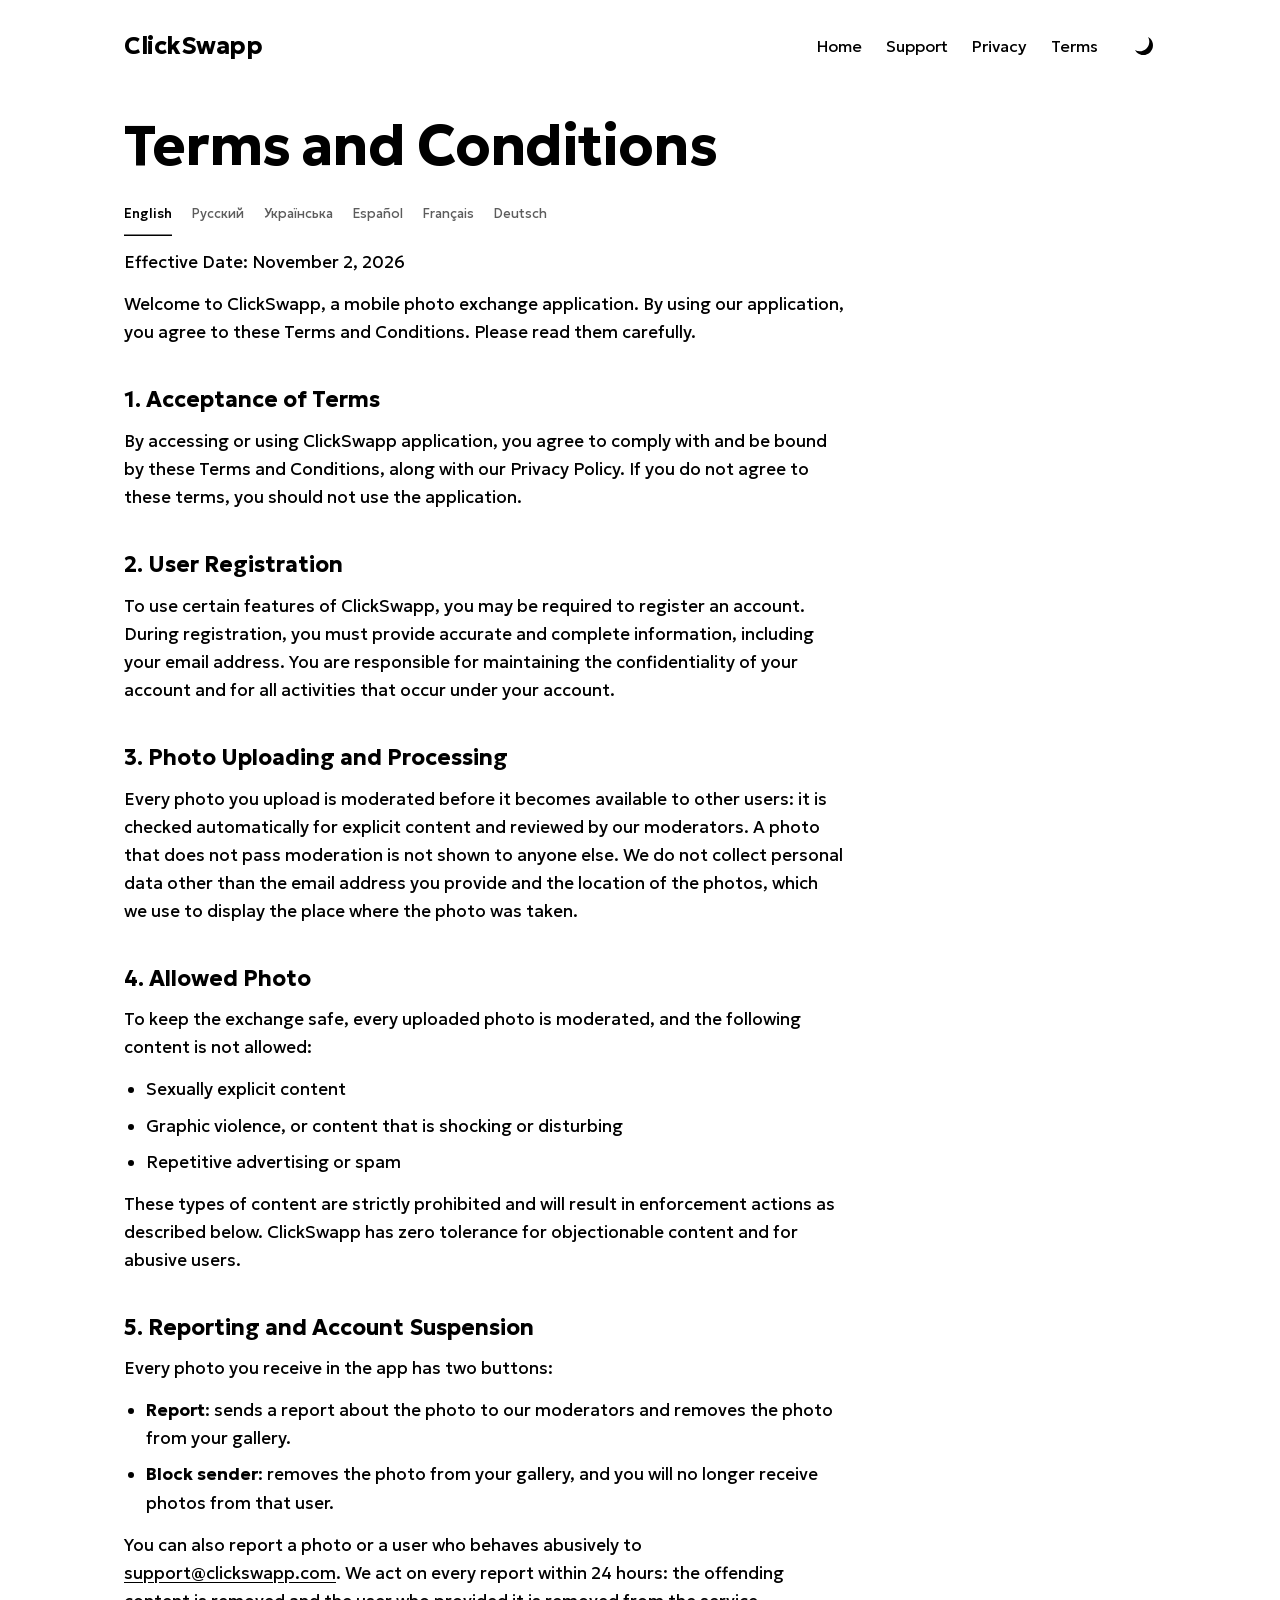
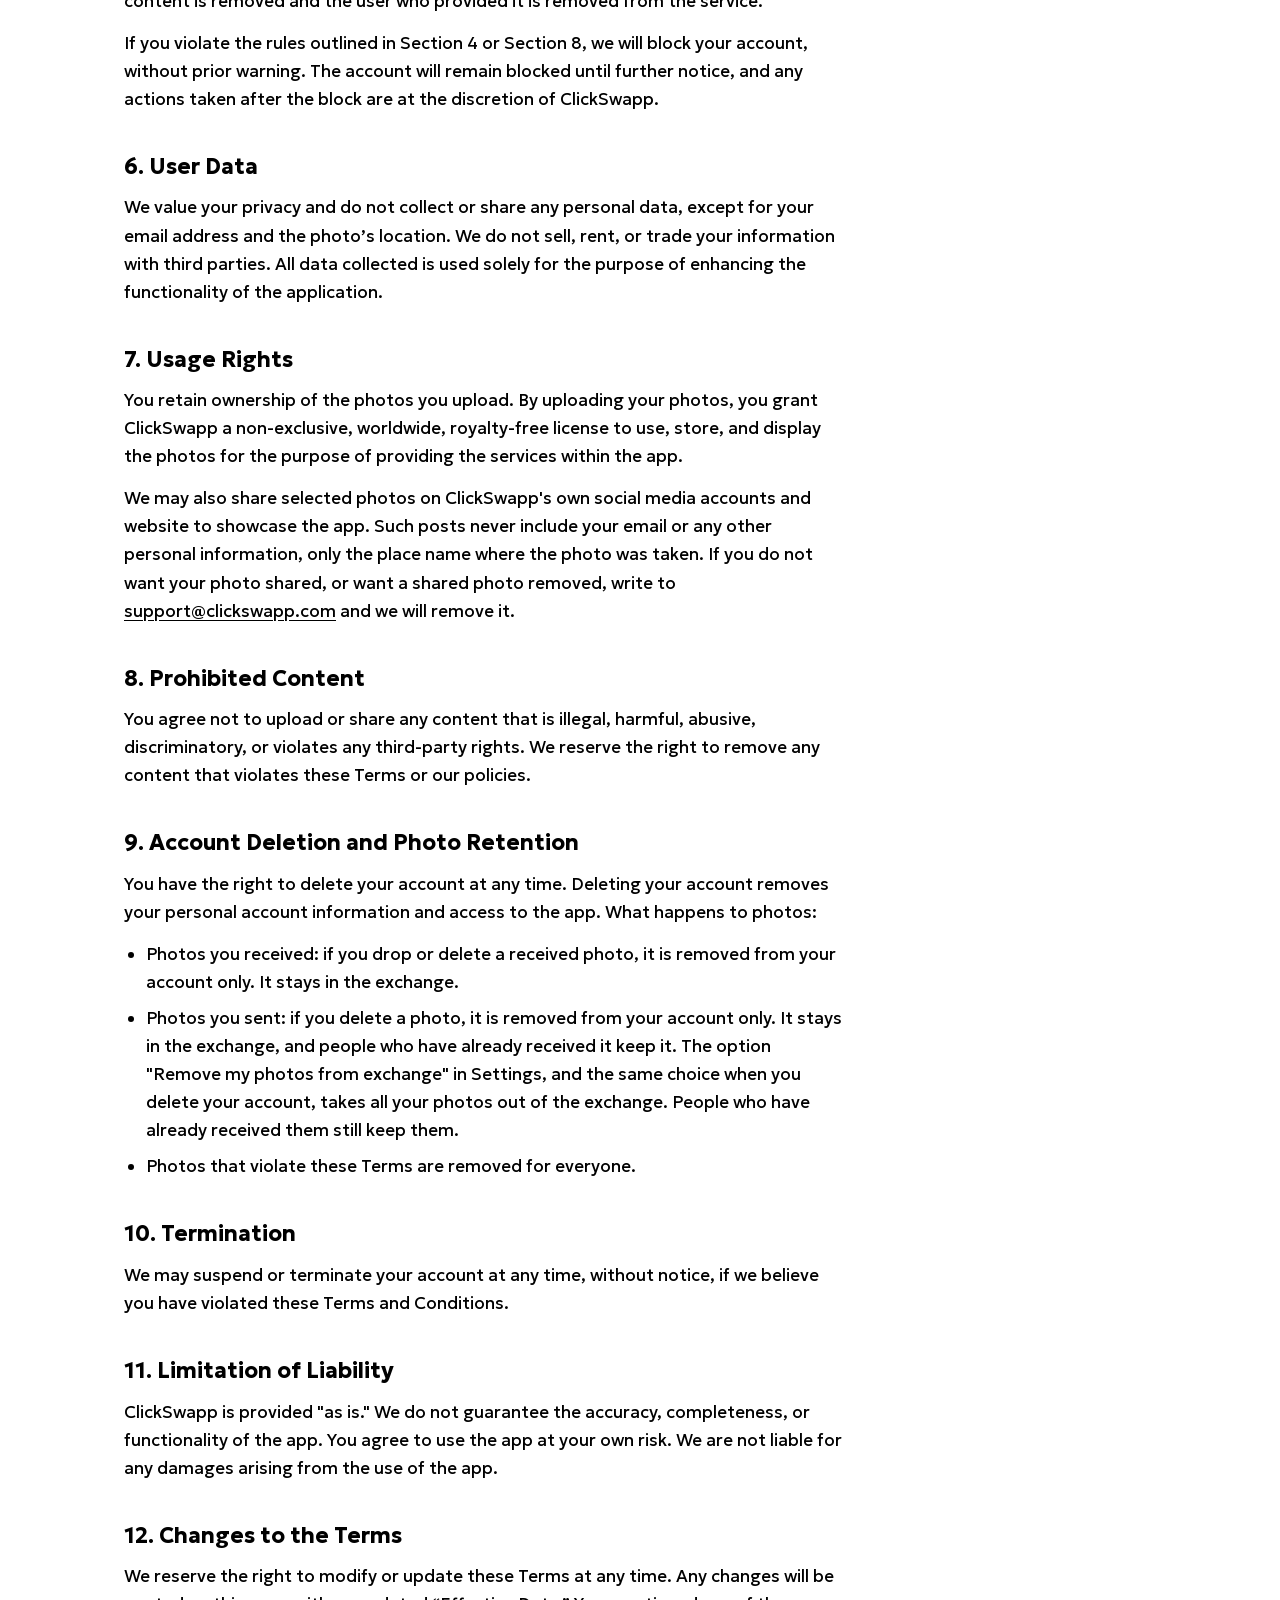
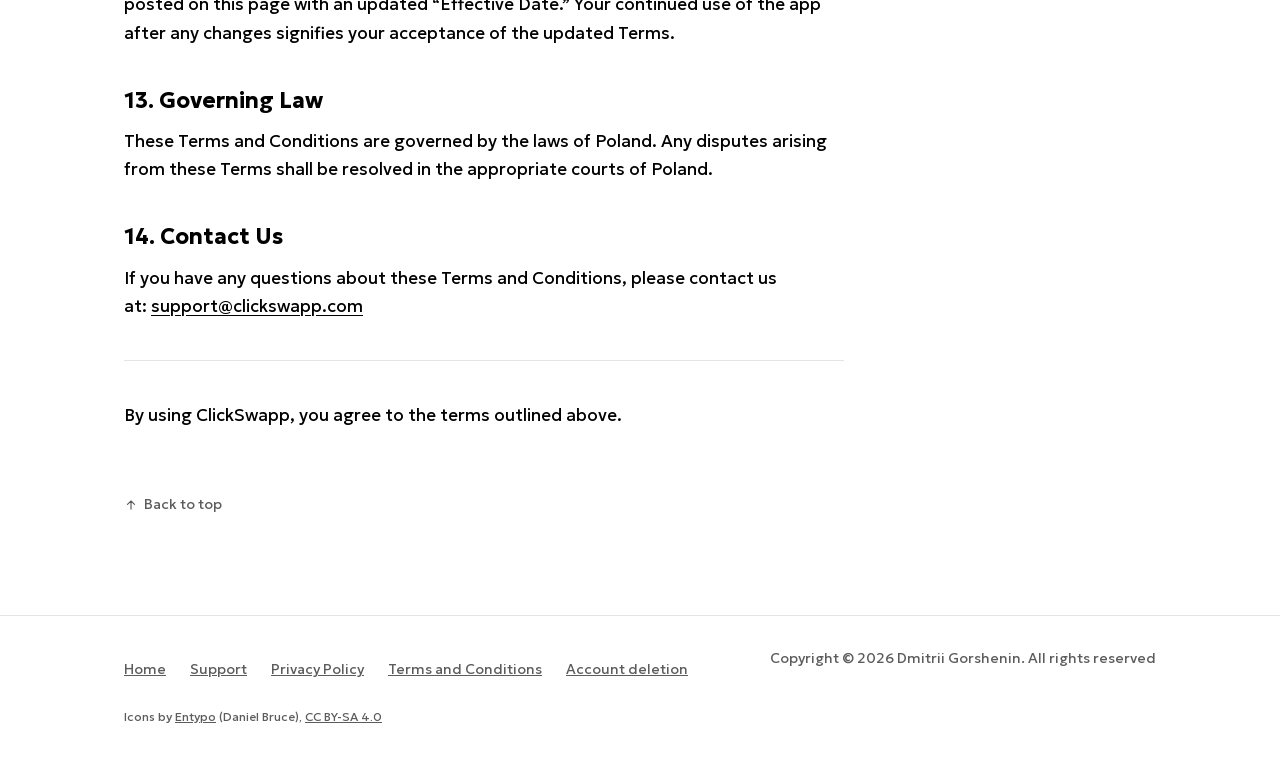
<file: terms.html>
<!doctype html>
<html lang="en">
<head>
  <meta charset="utf-8" />
  <meta name="viewport" content="width=device-width, initial-scale=1" />
  <title>ClickSwapp app Terms And Conditions</title>
  <meta name="description" content="The ClickSwapp Terms and Conditions: rules for using the app, photo uploading, moderation, reporting, usage rights and account deletion." />
  <link rel="canonical" href="https://clickswapp.com/terms" />
  <link rel="alternate" hreflang="en" href="https://clickswapp.com/terms" />
  <link rel="alternate" hreflang="ru" href="https://clickswapp.com/ru/terms" />
  <link rel="alternate" hreflang="uk" href="https://clickswapp.com/uk/terms" />
  <link rel="alternate" hreflang="es" href="https://clickswapp.com/es/terms" />
  <link rel="alternate" hreflang="fr" href="https://clickswapp.com/fr/terms" />
  <link rel="alternate" hreflang="de" href="https://clickswapp.com/de/terms" />
  <link rel="alternate" hreflang="x-default" href="https://clickswapp.com/terms" />
  <meta property="og:type" content="website" />
  <meta property="og:site_name" content="ClickSwapp" />
  <meta property="og:locale" content="en_US" />
  <meta property="og:title" content="ClickSwapp app Terms And Conditions" />
  <meta property="og:description" content="The ClickSwapp Terms and Conditions: rules for using the app, photo uploading, moderation, reporting, usage rights and account deletion." />
  <meta property="og:url" content="https://clickswapp.com/terms" />
  <meta property="og:image" content="https://clickswapp.com/og-image.jpg" />
  <meta name="twitter:card" content="summary_large_image" />
  <meta name="twitter:title" content="ClickSwapp app Terms And Conditions" />
  <meta name="twitter:description" content="The ClickSwapp Terms and Conditions: rules for using the app, photo uploading, moderation, reporting, usage rights and account deletion." />
  <meta name="twitter:image" content="https://clickswapp.com/twitter-image.jpg" />
  <link rel="preload" href="/fonts/geologica-latin.woff2" as="font" type="font/woff2" crossorigin />
  <link rel="icon" type="image/svg+xml" href="/favicon.svg" />
  <link rel="stylesheet" href="pages.css" />
  <script>try { var t = localStorage.getItem("theme"); if (t) document.documentElement.dataset.theme = t; } catch (e) {}</script>
  <script defer src="https://cloud.umami.is/script.js" data-website-id="c214baa2-c4b5-493e-8a87-87f9517d929d"></script>
</head>
<body>
  <header class="container">
    <div class="nav">
      <a class="nav__logo" href="/">ClickSwapp</a>
      <nav class="nav__links" aria-label="Site">
        <a href="/">Home</a>
        <a href="/support">Support</a>
        <a href="/privacy">Privacy</a>
        <a href="/terms">Terms</a>
        <button class="theme-toggle" type="button" aria-label="Switch theme">
          <svg class="theme-toggle__sun" aria-hidden="true" viewBox="0 0 20 20"><path d="M19,9.199c-0.182,0-0.799,0-0.98,0c-0.553,0-1,0.359-1,0.801c0,0.441,0.447,0.799,1,0.799c0.182,0,0.799,0,0.98,0 c0.552,0,1-0.357,1-0.799C20,9.559,19.551,9.199,19,9.199z M10,4.5c-3.051,0-5.5,2.449-5.5,5.5c0,3.051,2.449,5.5,5.5,5.5 c3.05,0,5.5-2.449,5.5-5.5C15.5,6.949,13.049,4.5,10,4.5z M10,14c-2.211,0-4-1.791-4-4c0-2.211,1.789-4,4-4c2.209,0,4,1.789,4,4 C14,12.209,12.209,14,10,14z M3,10c0-0.441-0.449-0.801-1-0.801c-0.185,0-0.816,0-1,0c-0.553,0-1,0.359-1,0.801 c0,0.441,0.447,0.799,1,0.799c0.184,0,0.815,0,1,0C2.551,10.799,3,10.441,3,10z M10,3c0.441,0,0.799-0.447,0.799-1 c0-0.184,0-0.816,0-1c0-0.553-0.358-1-0.799-1C9.558,0,9.199,0.447,9.199,1c0,0.184,0,0.816,0,1C9.199,2.553,9.558,3,10,3z M10,17 c-0.442,0-0.801,0.447-0.801,1c0,0.184,0,0.816,0,1c0,0.553,0.359,1,0.801,1c0.441,0,0.799-0.447,0.799-1c0-0.184,0-0.816,0-1 C10.799,17.447,10.441,17,10,17z M17.365,3.766c0.391-0.391,0.454-0.961,0.142-1.273s-0.883-0.248-1.272,0.143 c-0.108,0.107-0.593,0.592-0.7,0.699c-0.391,0.391-0.454,0.961-0.142,1.273s0.883,0.248,1.273-0.143 C16.773,4.357,17.257,3.873,17.365,3.766z M3.334,15.533c-0.108,0.109-0.593,0.594-0.7,0.701c-0.391,0.391-0.454,0.959-0.142,1.271 s0.883,0.25,1.272-0.141c0.108-0.107,0.593-0.592,0.7-0.699c0.391-0.391,0.454-0.961,0.142-1.274S3.723,15.144,3.334,15.533z M3.765,2.635C3.375,2.244,2.804,2.18,2.492,2.492S2.244,3.375,2.633,3.766c0.108,0.107,0.593,0.592,0.7,0.699 c0.391,0.391,0.96,0.455,1.272,0.143s0.249-0.883-0.141-1.273C4.357,3.227,3.873,2.742,3.765,2.635z M15.534,16.666 c0.108,0.107,0.593,0.592,0.7,0.699c0.391,0.391,0.96,0.453,1.272,0.143c0.312-0.312,0.249-0.883-0.142-1.273 c-0.107-0.107-0.592-0.592-0.699-0.699c-0.391-0.391-0.961-0.455-1.274-0.143S15.143,16.275,15.534,16.666z"/></svg>
          <svg class="theme-toggle__moon" aria-hidden="true" viewBox="0 0 20 20"><path d="M13.719,1.8c0.686,0.385,1.332,0.867,1.916,1.449c3.42,3.422,3.42,8.966,0,12.386c-3.42,3.42-8.965,3.42-12.386,0 c-0.583-0.584-1.065-1.231-1.449-1.916c3.335,1.867,7.633,1.387,10.469-1.449C15.106,9.433,15.587,5.136,13.719,1.8z"/></svg>
        </button>
      </nav>
    </div>
  </header>

  <main class="container">
    <article class="doc">
      <h1>Terms and Conditions</h1>
      <ul class="langs" aria-label="Language">
        <li><span aria-current="page">English</span></li>
        <li><a href="/ru/terms" hreflang="ru" lang="ru">Русский</a></li>
        <li><a href="/uk/terms" hreflang="uk" lang="uk">Українська</a></li>
        <li><a href="/es/terms" hreflang="es" lang="es">Español</a></li>
        <li><a href="/fr/terms" hreflang="fr" lang="fr">Français</a></li>
        <li><a href="/de/terms" hreflang="de" lang="de">Deutsch</a></li>
      </ul>
      <p>Effective Date: November 2, 2026</p>
      <p>Welcome to ClickSwapp, a mobile photo exchange application. By using our application, you agree to these Terms and Conditions. Please read them carefully.</p>

      <h2>1. Acceptance of Terms</h2>
      <p>By accessing or using ClickSwapp application, you agree to comply with and be bound by these Terms and Conditions, along with our Privacy Policy. If you do not agree to these terms, you should not use the application.</p>

      <h2>2. User Registration</h2>
      <p>To use certain features of ClickSwapp, you may be required to register an account. During registration, you must provide accurate and complete information, including your email address. You are responsible for maintaining the confidentiality of your account and for all activities that occur under your account.</p>

      <h2>3. Photo Uploading and Processing</h2>
      <p>Every photo you upload is moderated before it becomes available to other users: it is checked automatically for explicit content and reviewed by our moderators. A photo that does not pass moderation is not shown to anyone else. We do not collect personal data other than the email address you provide and the location of the photos, which we use to display the place where the photo was taken.</p>

      <h2>4. Allowed Photo</h2>
      <p>To keep the exchange safe, every uploaded photo is moderated, and the following content is not allowed:</p>
      <ul>
          <li>Sexually explicit content</li>
          <li>Graphic violence, or content that is shocking or disturbing</li>
          <li>Repetitive advertising or spam</li>
      </ul>
      <p>These types of content are strictly prohibited and will result in enforcement actions as described below. ClickSwapp has zero tolerance for objectionable content and for abusive users.</p>

      <h2>5. Reporting and Account Suspension</h2>
      <p>Every photo you receive in the app has two buttons:</p>
      <ul>
          <li><b>Report</b>: sends a report about the photo to our moderators and removes the photo from your gallery.</li>
          <li><b>Block sender</b>: removes the photo from your gallery, and you will no longer receive photos from that user.</li>
      </ul>
      <p>You can also report a photo or a user who behaves abusively to <a href="mailto:support@clickswapp.com">support@clickswapp.com</a>. We act on every report within 24 hours: the offending content is removed and the user who provided it is removed from the service.</p>
      <p>If you violate the rules outlined in Section 4 or Section 8, we will block your account, without prior warning. The account will remain blocked until further notice, and any actions taken after the block are at the discretion of ClickSwapp.</p>

      <h2>6. User Data</h2>
      <p>We value your privacy and do not collect or share any personal data, except for your email address and the photo’s location. We do not sell, rent, or trade your information with third parties. All data collected is used solely for the purpose of enhancing the functionality of the application.</p>

      <h2>7. Usage Rights</h2>
      <p>You retain ownership of the photos you upload. By uploading your photos, you grant ClickSwapp a non-exclusive, worldwide, royalty-free license to use, store, and display the photos for the purpose of providing the services within the app.</p>
      <p>We may also share selected photos on ClickSwapp's own social media accounts and website to showcase the app. Such posts never include your email or any other personal information, only the place name where the photo was taken. If you do not want your photo shared, or want a shared photo removed, write to <a href="mailto:support@clickswapp.com">support@clickswapp.com</a> and we will remove it.</p>

      <h2>8. Prohibited Content</h2>
      <p>You agree not to upload or share any content that is illegal, harmful, abusive, discriminatory, or violates any third-party rights. We reserve the right to remove any content that violates these Terms or our policies.</p>

      <h2>9. Account Deletion and Photo Retention</h2>
      <p>You have the right to delete your account at any time. Deleting your account removes your personal account information and access to the app. What happens to photos:</p>
      <ul>
          <li>Photos you received: if you drop or delete a received photo, it is removed from your account only. It stays in the exchange.</li>
          <li>Photos you sent: if you delete a photo, it is removed from your account only. It stays in the exchange, and people who have already received it keep it. The option "Remove my photos from exchange" in Settings, and the same choice when you delete your account, takes all your photos out of the exchange. People who have already received them still keep them.</li>
          <li>Photos that violate these Terms are removed for everyone.</li>
      </ul>

      <h2>10. Termination</h2>
      <p>We may suspend or terminate your account at any time, without notice, if we believe you have violated these Terms and Conditions.</p>

      <h2>11. Limitation of Liability</h2>
      <p>ClickSwapp is provided "as is." We do not guarantee the accuracy, completeness, or functionality of the app. You agree to use the app at your own risk. We are not liable for any damages arising from the use of the app.</p>

      <h2>12. Changes to the Terms</h2>
      <p>We reserve the right to modify or update these Terms at any time. Any changes will be posted on this page with an updated “Effective Date.” Your continued use of the app after any changes signifies your acceptance of the updated Terms.</p>

      <h2>13. Governing Law</h2>
      <p>These Terms and Conditions are governed by the laws of Poland. Any disputes arising from these Terms shall be resolved in the appropriate courts of Poland.</p>

      <h2>14. Contact Us</h2>
      <p>If you have any questions about these Terms and Conditions, please contact us at: <a href="mailto:support@clickswapp.com">support@clickswapp.com</a></p>

      <hr />

      <p>By using ClickSwapp, you agree to the terms outlined above.</p>
      <a class="to-top" href="#top">
        <svg aria-hidden="true" width="18" height="18" viewBox="0 0 24 24" fill="none" stroke="currentColor" stroke-width="2" stroke-linecap="round" stroke-linejoin="round"><path d="M12 19V5M6 11l6-6 6 6"></path></svg>
        Back to top
      </a>
    </article>
  </main>

  <footer class="footer">
    <div class="container">
      <nav aria-label="Footer">
        <a href="/">Home</a>
        <a href="/support">Support</a>
        <a href="/privacy">Privacy Policy</a>
        <a href="/terms">Terms and Conditions</a>
        <a href="/account-deletion">Account deletion</a>
      </nav>
      <span>Copyright © 2026 Dmitrii Gorshenin. All rights reserved</span>
      <span class="footer__credit">Icons by <a href="http://www.entypo.com/">Entypo</a> (Daniel Bruce), <a href="https://creativecommons.org/licenses/by-sa/4.0/">CC BY-SA 4.0</a></span>
    </div>
  </footer>
  <script src="pages.js"></script>
</body>
</html>
</file>
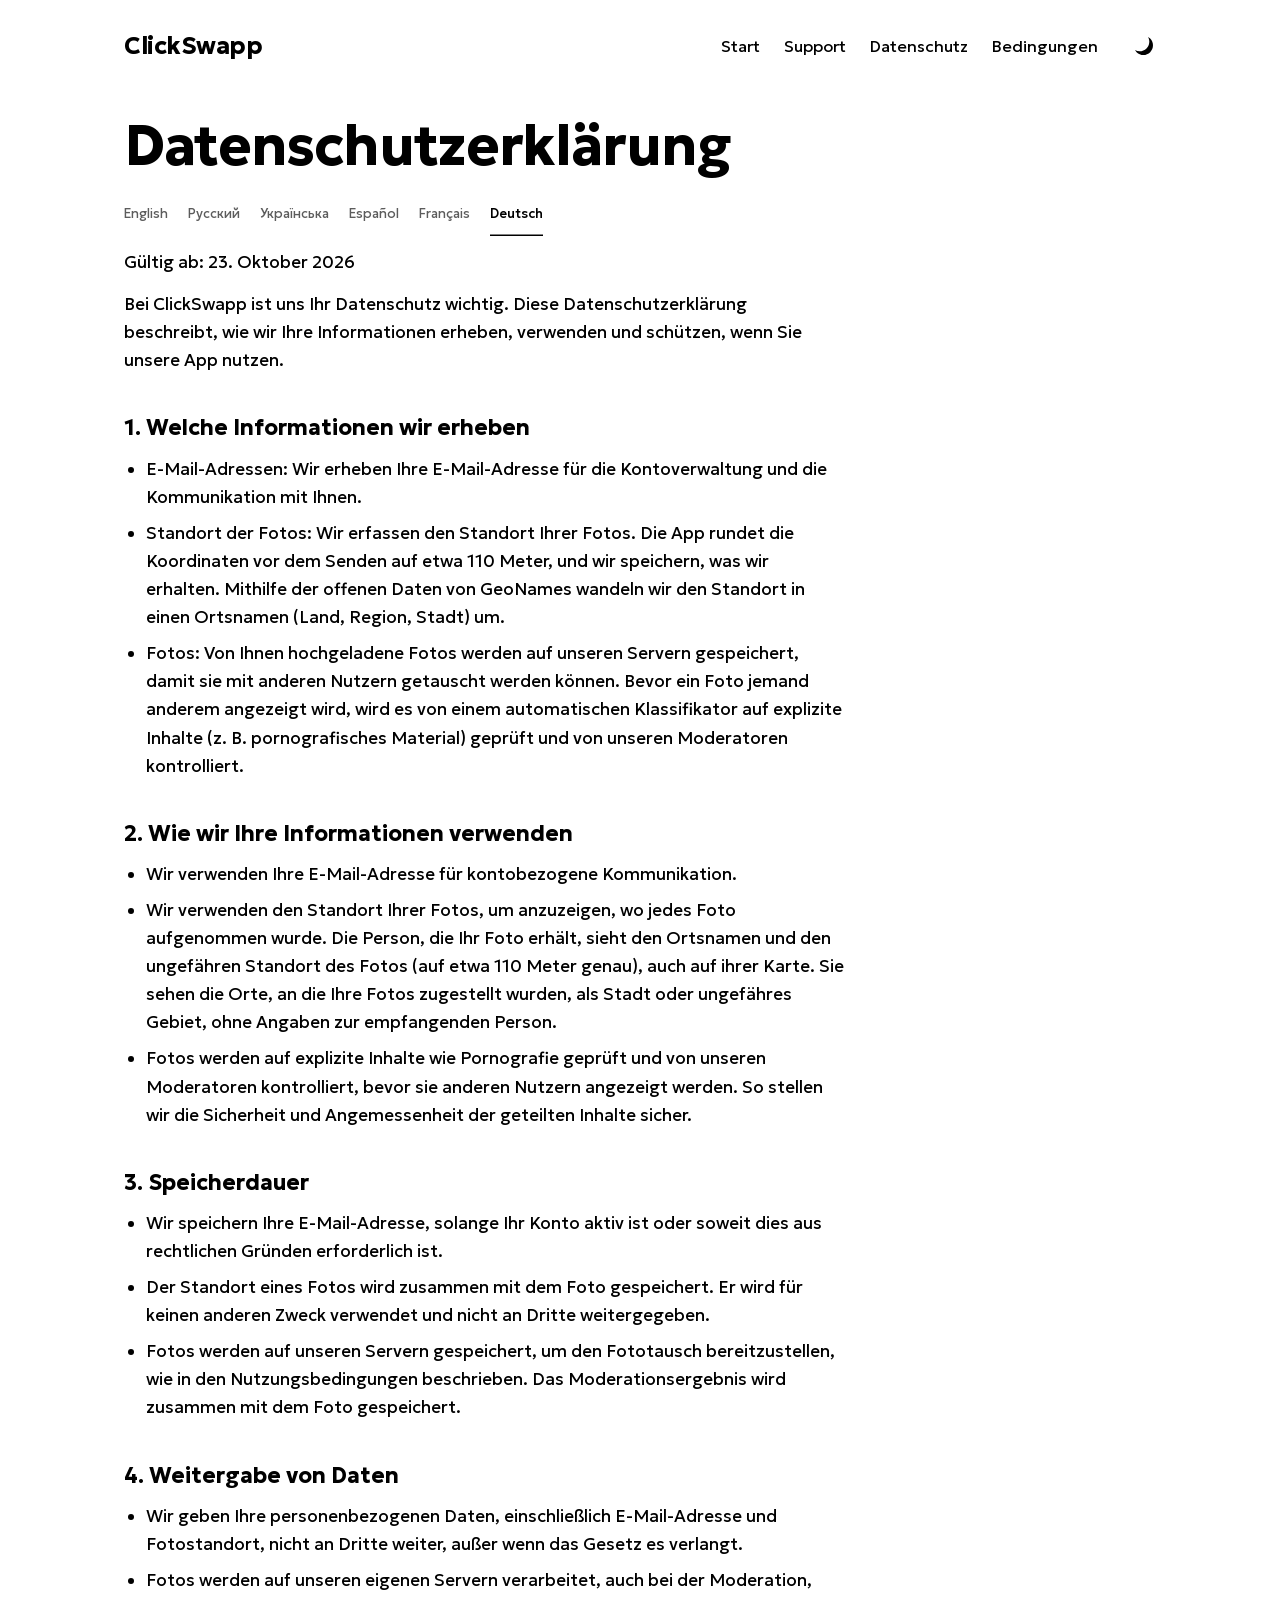
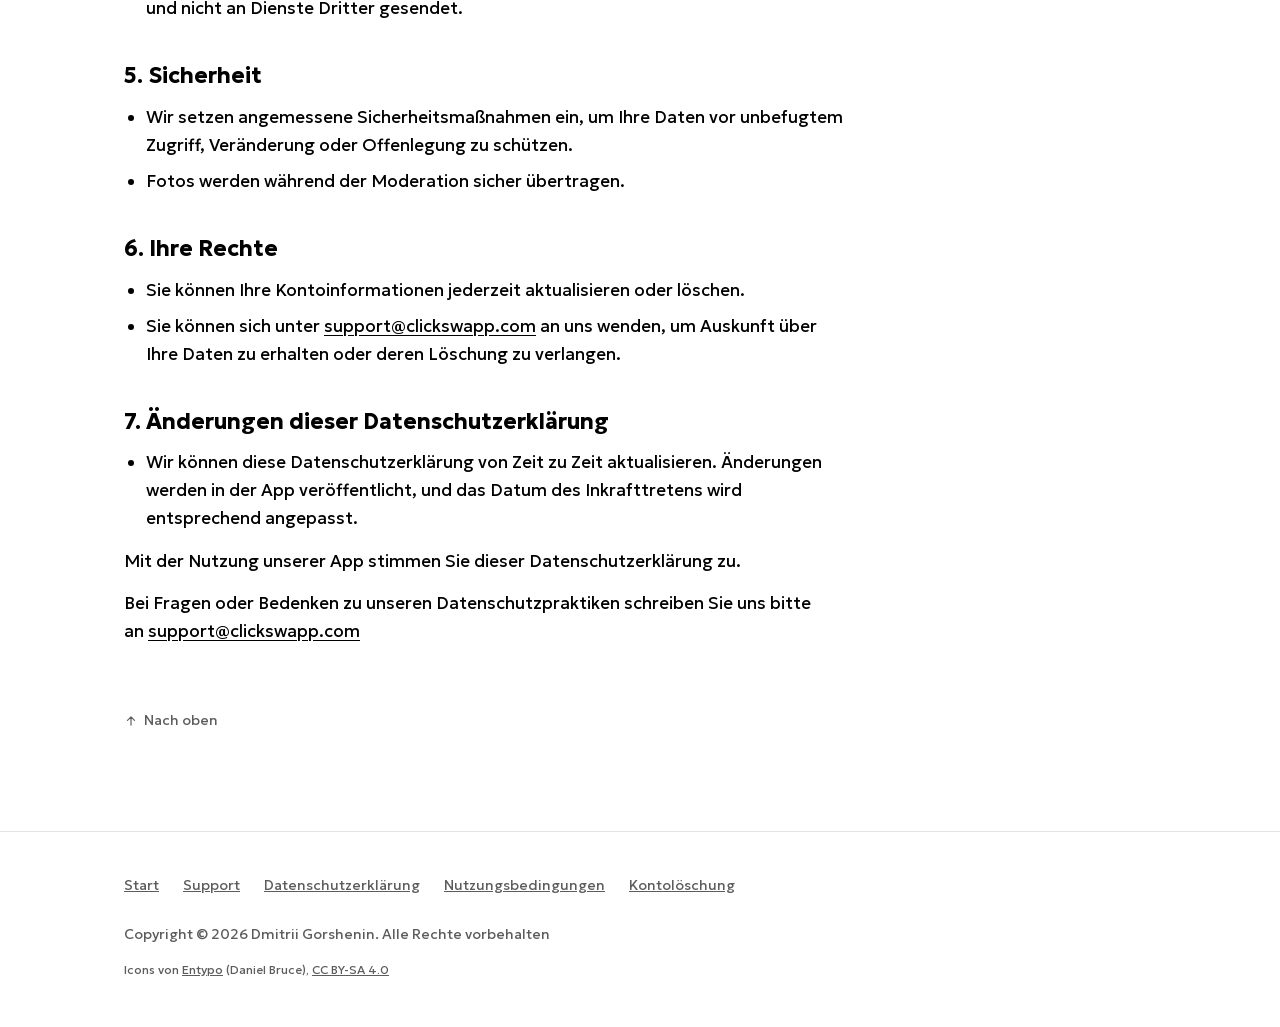
<file: de/privacy.html>
<!doctype html>
<html lang="de">
<head>
  <meta charset="utf-8" />
  <meta name="viewport" content="width=device-width, initial-scale=1" />
  <title>Datenschutzerklärung der ClickSwapp-App</title>
  <meta name="description" content="Die Datenschutzerklärung von ClickSwapp: welche Daten die App erhebt, wie sie verwendet werden und wie Sie ihre Löschung verlangen können." />
  <link rel="canonical" href="https://clickswapp.com/de/privacy" />
  <link rel="alternate" hreflang="en" href="https://clickswapp.com/privacy" />
  <link rel="alternate" hreflang="ru" href="https://clickswapp.com/ru/privacy" />
  <link rel="alternate" hreflang="uk" href="https://clickswapp.com/uk/privacy" />
  <link rel="alternate" hreflang="es" href="https://clickswapp.com/es/privacy" />
  <link rel="alternate" hreflang="fr" href="https://clickswapp.com/fr/privacy" />
  <link rel="alternate" hreflang="de" href="https://clickswapp.com/de/privacy" />
  <link rel="alternate" hreflang="x-default" href="https://clickswapp.com/privacy" />
  <meta property="og:type" content="website" />
  <meta property="og:site_name" content="ClickSwapp" />
  <meta property="og:locale" content="de_DE" />
  <meta property="og:title" content="Datenschutzerklärung der ClickSwapp-App" />
  <meta property="og:description" content="Die Datenschutzerklärung von ClickSwapp: welche Daten die App erhebt, wie sie verwendet werden und wie Sie ihre Löschung verlangen können." />
  <meta property="og:url" content="https://clickswapp.com/de/privacy" />
  <meta property="og:image" content="https://clickswapp.com/og-image.jpg" />
  <meta name="twitter:card" content="summary_large_image" />
  <meta name="twitter:title" content="Datenschutzerklärung der ClickSwapp-App" />
  <meta name="twitter:description" content="Die Datenschutzerklärung von ClickSwapp: welche Daten die App erhebt, wie sie verwendet werden und wie Sie ihre Löschung verlangen können." />
  <meta name="twitter:image" content="https://clickswapp.com/twitter-image.jpg" />
  <link rel="preload" href="/fonts/geologica-latin.woff2" as="font" type="font/woff2" crossorigin />
  <link rel="icon" type="image/svg+xml" href="/favicon.svg" />
  <link rel="stylesheet" href="/pages.css" />
  <script>try { var t = localStorage.getItem("theme"); if (t) document.documentElement.dataset.theme = t; } catch (e) {}</script>
  <script defer src="https://cloud.umami.is/script.js" data-website-id="c214baa2-c4b5-493e-8a87-87f9517d929d"></script>
</head>
<body>
  <header class="container">
    <div class="nav">
      <a class="nav__logo" href="/">ClickSwapp</a>
      <nav class="nav__links" aria-label="Site">
        <a href="/">Start</a>
        <a href="/support">Support</a>
        <a href="/de/privacy">Datenschutz</a>
        <a href="/de/terms">Bedingungen</a>
        <button class="theme-toggle" type="button" aria-label="Switch theme">
          <svg class="theme-toggle__sun" aria-hidden="true" viewBox="0 0 20 20"><path d="M19,9.199c-0.182,0-0.799,0-0.98,0c-0.553,0-1,0.359-1,0.801c0,0.441,0.447,0.799,1,0.799c0.182,0,0.799,0,0.98,0 c0.552,0,1-0.357,1-0.799C20,9.559,19.551,9.199,19,9.199z M10,4.5c-3.051,0-5.5,2.449-5.5,5.5c0,3.051,2.449,5.5,5.5,5.5 c3.05,0,5.5-2.449,5.5-5.5C15.5,6.949,13.049,4.5,10,4.5z M10,14c-2.211,0-4-1.791-4-4c0-2.211,1.789-4,4-4c2.209,0,4,1.789,4,4 C14,12.209,12.209,14,10,14z M3,10c0-0.441-0.449-0.801-1-0.801c-0.185,0-0.816,0-1,0c-0.553,0-1,0.359-1,0.801 c0,0.441,0.447,0.799,1,0.799c0.184,0,0.815,0,1,0C2.551,10.799,3,10.441,3,10z M10,3c0.441,0,0.799-0.447,0.799-1 c0-0.184,0-0.816,0-1c0-0.553-0.358-1-0.799-1C9.558,0,9.199,0.447,9.199,1c0,0.184,0,0.816,0,1C9.199,2.553,9.558,3,10,3z M10,17 c-0.442,0-0.801,0.447-0.801,1c0,0.184,0,0.816,0,1c0,0.553,0.359,1,0.801,1c0.441,0,0.799-0.447,0.799-1c0-0.184,0-0.816,0-1 C10.799,17.447,10.441,17,10,17z M17.365,3.766c0.391-0.391,0.454-0.961,0.142-1.273s-0.883-0.248-1.272,0.143 c-0.108,0.107-0.593,0.592-0.7,0.699c-0.391,0.391-0.454,0.961-0.142,1.273s0.883,0.248,1.273-0.143 C16.773,4.357,17.257,3.873,17.365,3.766z M3.334,15.533c-0.108,0.109-0.593,0.594-0.7,0.701c-0.391,0.391-0.454,0.959-0.142,1.271 s0.883,0.25,1.272-0.141c0.108-0.107,0.593-0.592,0.7-0.699c0.391-0.391,0.454-0.961,0.142-1.274S3.723,15.144,3.334,15.533z M3.765,2.635C3.375,2.244,2.804,2.18,2.492,2.492S2.244,3.375,2.633,3.766c0.108,0.107,0.593,0.592,0.7,0.699 c0.391,0.391,0.96,0.455,1.272,0.143s0.249-0.883-0.141-1.273C4.357,3.227,3.873,2.742,3.765,2.635z M15.534,16.666 c0.108,0.107,0.593,0.592,0.7,0.699c0.391,0.391,0.96,0.453,1.272,0.143c0.312-0.312,0.249-0.883-0.142-1.273 c-0.107-0.107-0.592-0.592-0.699-0.699c-0.391-0.391-0.961-0.455-1.274-0.143S15.143,16.275,15.534,16.666z"/></svg>
          <svg class="theme-toggle__moon" aria-hidden="true" viewBox="0 0 20 20"><path d="M13.719,1.8c0.686,0.385,1.332,0.867,1.916,1.449c3.42,3.422,3.42,8.966,0,12.386c-3.42,3.42-8.965,3.42-12.386,0 c-0.583-0.584-1.065-1.231-1.449-1.916c3.335,1.867,7.633,1.387,10.469-1.449C15.106,9.433,15.587,5.136,13.719,1.8z"/></svg>
        </button>
      </nav>
    </div>
  </header>

  <main class="container">
    <article class="doc">
      <h1>Datenschutzerklärung</h1>
      <ul class="langs" aria-label="Sprache">
        <li><a href="/privacy" hreflang="en" lang="en">English</a></li>
        <li><a href="/ru/privacy" hreflang="ru" lang="ru">Русский</a></li>
        <li><a href="/uk/privacy" hreflang="uk" lang="uk">Українська</a></li>
        <li><a href="/es/privacy" hreflang="es" lang="es">Español</a></li>
        <li><a href="/fr/privacy" hreflang="fr" lang="fr">Français</a></li>
        <li><span aria-current="page">Deutsch</span></li>
      </ul>
      <p>Gültig ab: 23. Oktober 2026</p>
      <p>Bei ClickSwapp ist uns Ihr Datenschutz wichtig. Diese Datenschutzerklärung beschreibt, wie wir Ihre Informationen erheben, verwenden und schützen, wenn Sie unsere App nutzen.</p>

      <h2>1. Welche Informationen wir erheben</h2>
      <ul>
          <li>E-Mail-Adressen: Wir erheben Ihre E-Mail-Adresse für die Kontoverwaltung und die Kommunikation mit Ihnen.</li>
          <li>Standort der Fotos: Wir erfassen den Standort Ihrer Fotos. Die App rundet die Koordinaten vor dem Senden auf etwa 110 Meter, und wir speichern, was wir erhalten. Mithilfe der offenen Daten von GeoNames wandeln wir den Standort in einen Ortsnamen (Land, Region, Stadt) um.</li>
          <li>Fotos: Von Ihnen hochgeladene Fotos werden auf unseren Servern gespeichert, damit sie mit anderen Nutzern getauscht werden können. Bevor ein Foto jemand anderem angezeigt wird, wird es von einem automatischen Klassifikator auf explizite Inhalte (z. B. pornografisches Material) geprüft und von unseren Moderatoren kontrolliert.</li>
      </ul>

      <h2>2. Wie wir Ihre Informationen verwenden</h2>
      <ul>
          <li>Wir verwenden Ihre E-Mail-Adresse für kontobezogene Kommunikation.</li>
          <li>Wir verwenden den Standort Ihrer Fotos, um anzuzeigen, wo jedes Foto aufgenommen wurde. Die Person, die Ihr Foto erhält, sieht den Ortsnamen und den ungefähren Standort des Fotos (auf etwa 110 Meter genau), auch auf ihrer Karte. Sie sehen die Orte, an die Ihre Fotos zugestellt wurden, als Stadt oder ungefähres Gebiet, ohne Angaben zur empfangenden Person.</li>
          <li>Fotos werden auf explizite Inhalte wie Pornografie geprüft und von unseren Moderatoren kontrolliert, bevor sie anderen Nutzern angezeigt werden. So stellen wir die Sicherheit und Angemessenheit der geteilten Inhalte sicher.</li>
      </ul>

      <h2>3. Speicherdauer</h2>
      <ul>
          <li>Wir speichern Ihre E-Mail-Adresse, solange Ihr Konto aktiv ist oder soweit dies aus rechtlichen Gründen erforderlich ist.</li>
          <li>Der Standort eines Fotos wird zusammen mit dem Foto gespeichert. Er wird für keinen anderen Zweck verwendet und nicht an Dritte weitergegeben.</li>
          <li>Fotos werden auf unseren Servern gespeichert, um den Fototausch bereitzustellen, wie in den Nutzungsbedingungen beschrieben. Das Moderationsergebnis wird zusammen mit dem Foto gespeichert.</li>
      </ul>

      <h2>4. Weitergabe von Daten</h2>
      <ul>
          <li>Wir geben Ihre personenbezogenen Daten, einschließlich E-Mail-Adresse und Fotostandort, nicht an Dritte weiter, außer wenn das Gesetz es verlangt.</li>
          <li>Fotos werden auf unseren eigenen Servern verarbeitet, auch bei der Moderation, und nicht an Dienste Dritter gesendet.</li>
      </ul>

      <h2>5. Sicherheit</h2>
      <ul>
          <li>Wir setzen angemessene Sicherheitsmaßnahmen ein, um Ihre Daten vor unbefugtem Zugriff, Veränderung oder Offenlegung zu schützen.</li>
          <li>Fotos werden während der Moderation sicher übertragen.</li>
      </ul>

      <h2>6. Ihre Rechte</h2>
      <ul>
          <li>Sie können Ihre Kontoinformationen jederzeit aktualisieren oder löschen.</li>
          <li>Sie können sich unter <a href="mailto:support@clickswapp.com">support@clickswapp.com</a> an uns wenden, um Auskunft über Ihre Daten zu erhalten oder deren Löschung zu verlangen.</li>
      </ul>

      <h2>7. Änderungen dieser Datenschutzerklärung</h2>
      <ul>
          <li>Wir können diese Datenschutzerklärung von Zeit zu Zeit aktualisieren. Änderungen werden in der App veröffentlicht, und das Datum des Inkrafttretens wird entsprechend angepasst.</li>
      </ul>
      <p>Mit der Nutzung unserer App stimmen Sie dieser Datenschutzerklärung zu.</p>
      <p>Bei Fragen oder Bedenken zu unseren Datenschutzpraktiken schreiben Sie uns bitte an <a href="mailto:support@clickswapp.com">support@clickswapp.com</a></p>
      <a class="to-top" href="#top">
        <svg aria-hidden="true" width="18" height="18" viewBox="0 0 24 24" fill="none" stroke="currentColor" stroke-width="2" stroke-linecap="round" stroke-linejoin="round"><path d="M12 19V5M6 11l6-6 6 6"></path></svg>
        Nach oben
      </a>
    </article>
  </main>

  <footer class="footer">
    <div class="container">
      <nav aria-label="Footer">
        <a href="/">Start</a>
        <a href="/support">Support</a>
        <a href="/de/privacy">Datenschutzerklärung</a>
        <a href="/de/terms">Nutzungsbedingungen</a>
        <a href="/account-deletion">Kontolöschung</a>
      </nav>
      <span>Copyright © 2026 Dmitrii Gorshenin. Alle Rechte vorbehalten</span>
      <span class="footer__credit">Icons von <a href="http://www.entypo.com/">Entypo</a> (Daniel Bruce), <a href="https://creativecommons.org/licenses/by-sa/4.0/">CC BY-SA 4.0</a></span>
    </div>
  </footer>
  <script src="/pages.js"></script>
</body>
</html>
</file>
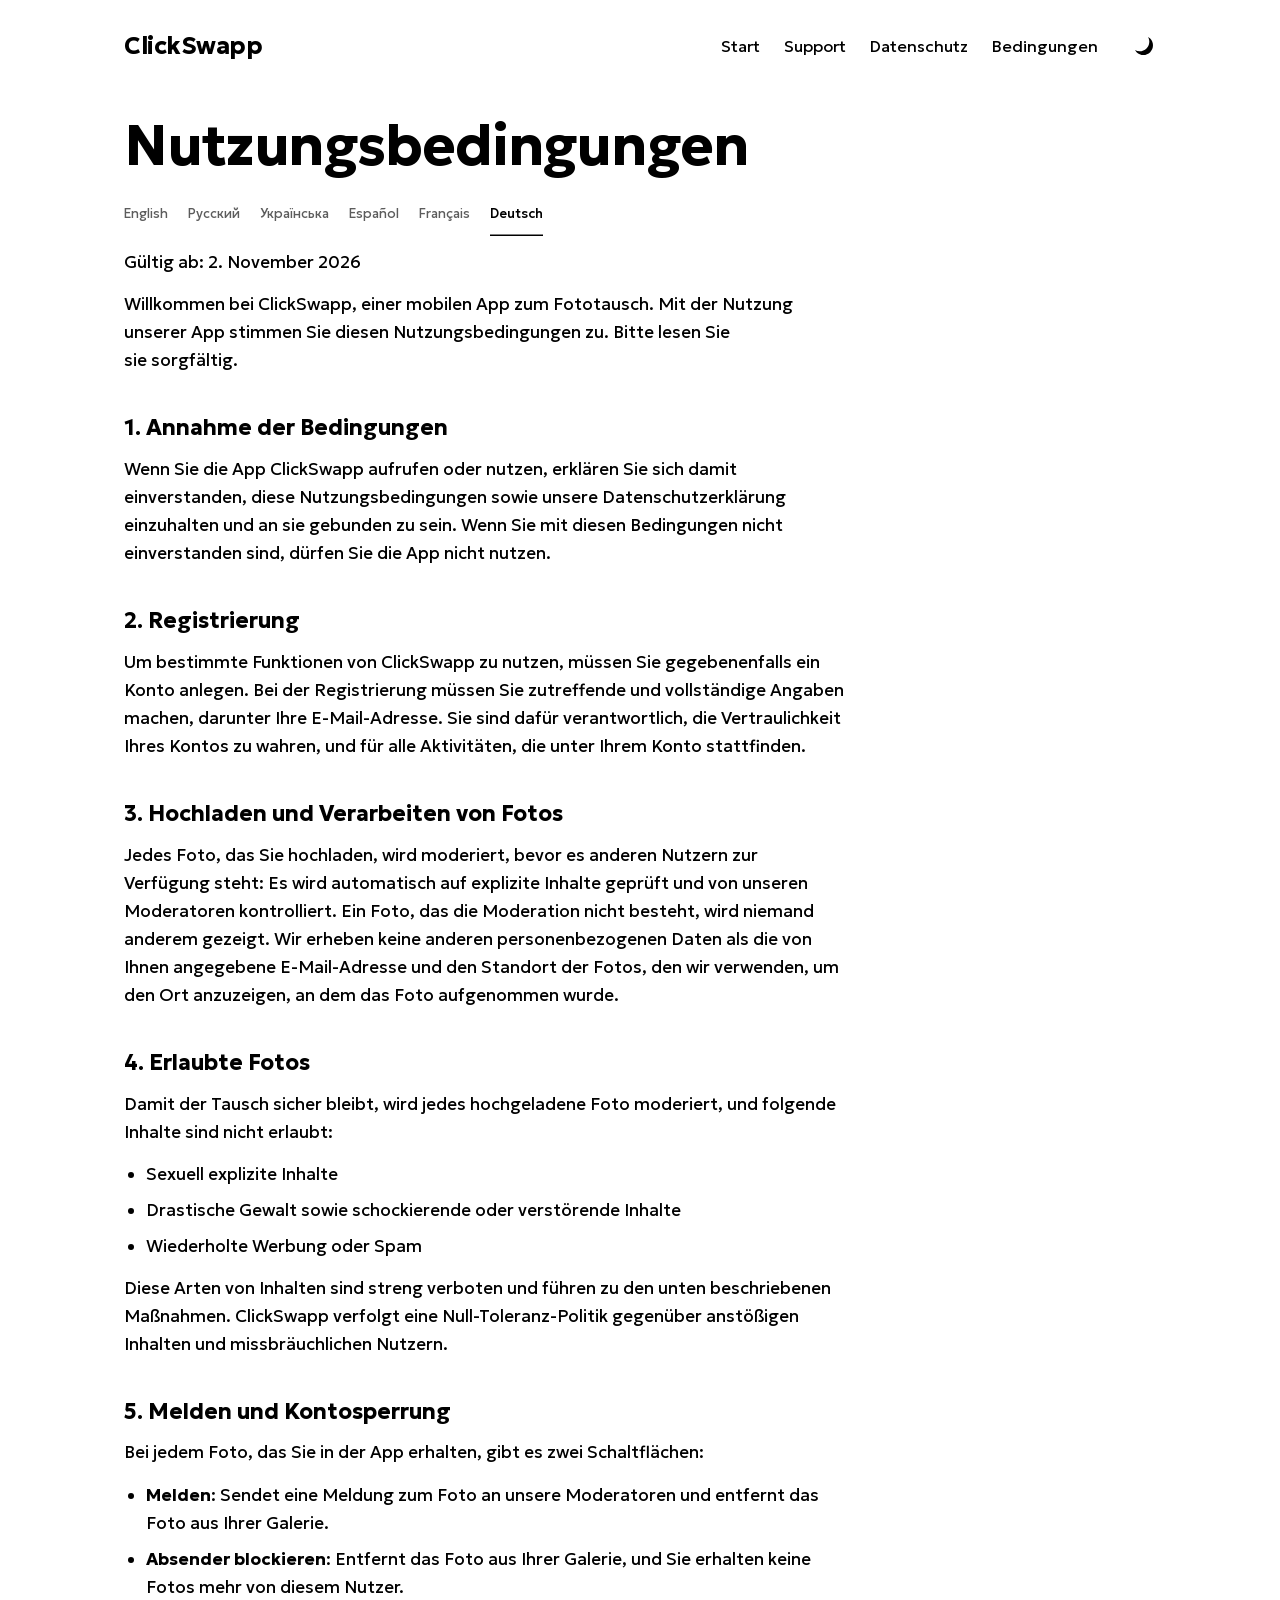
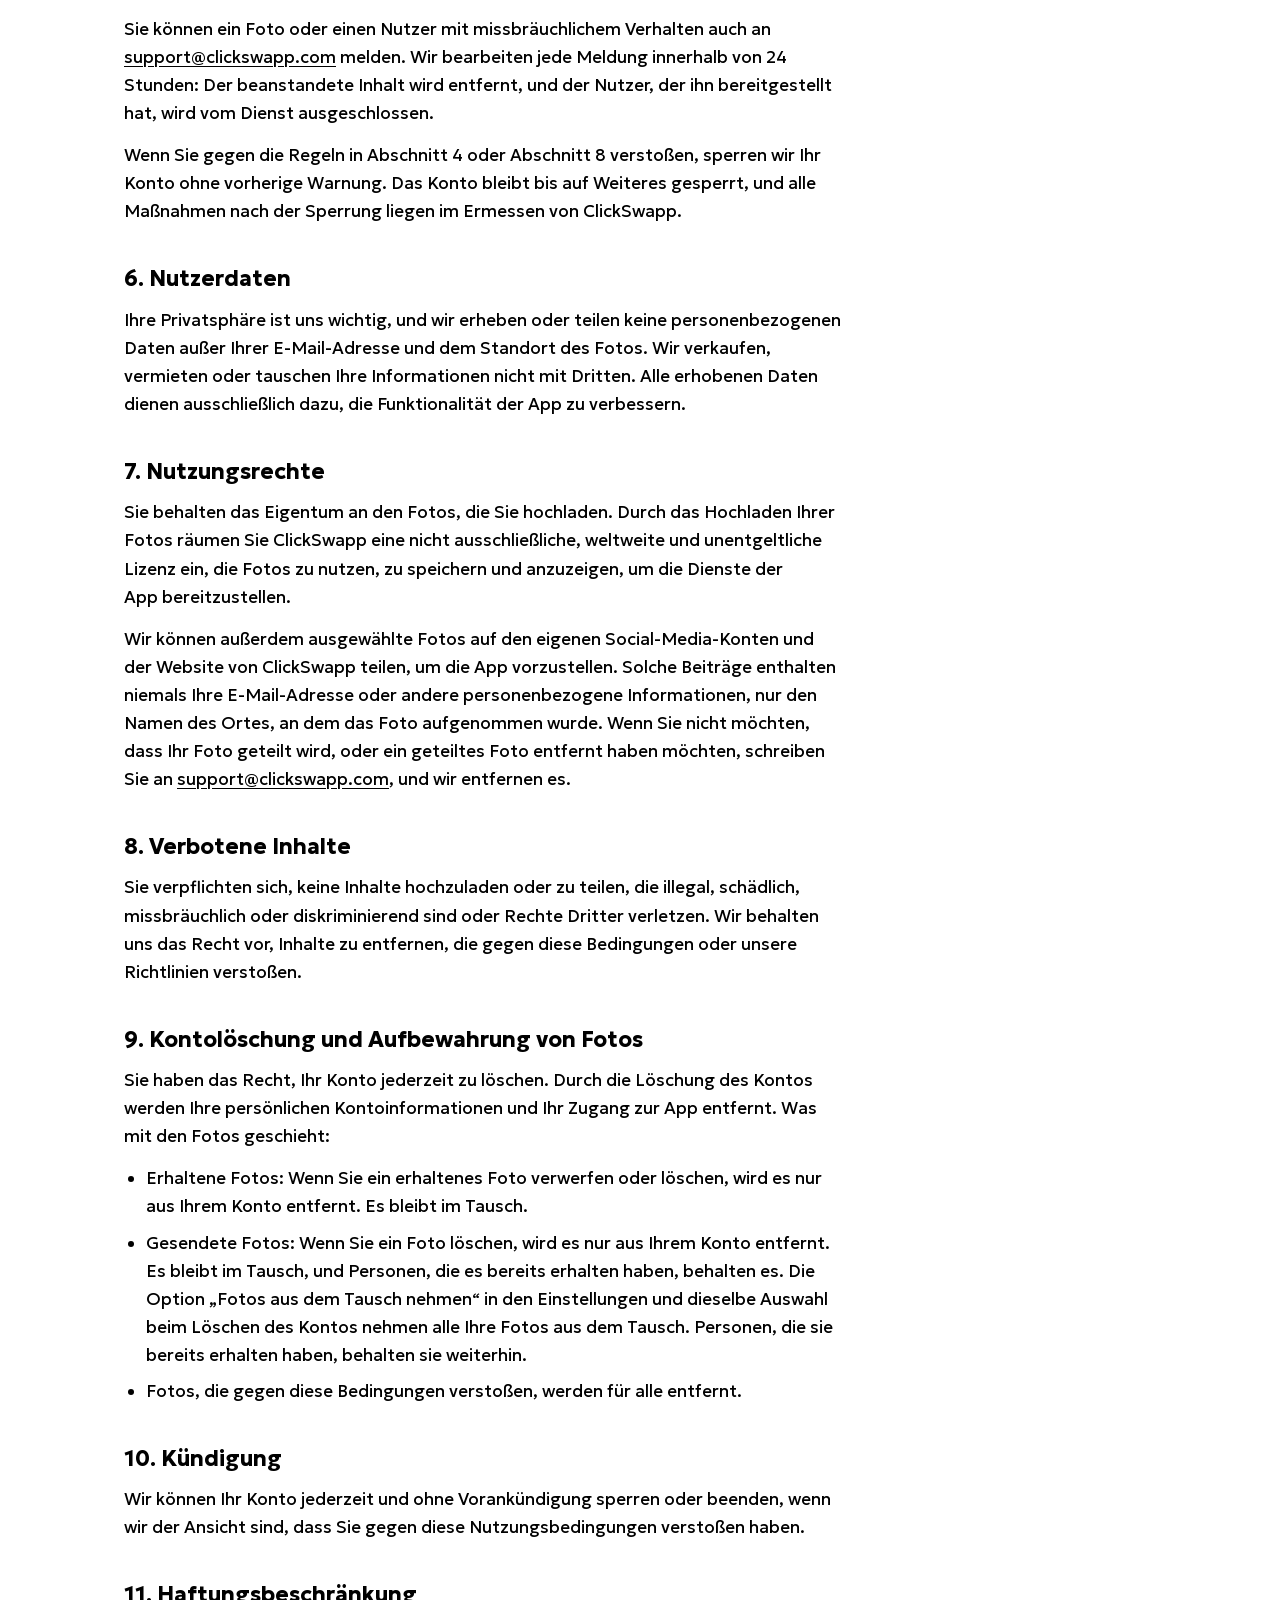
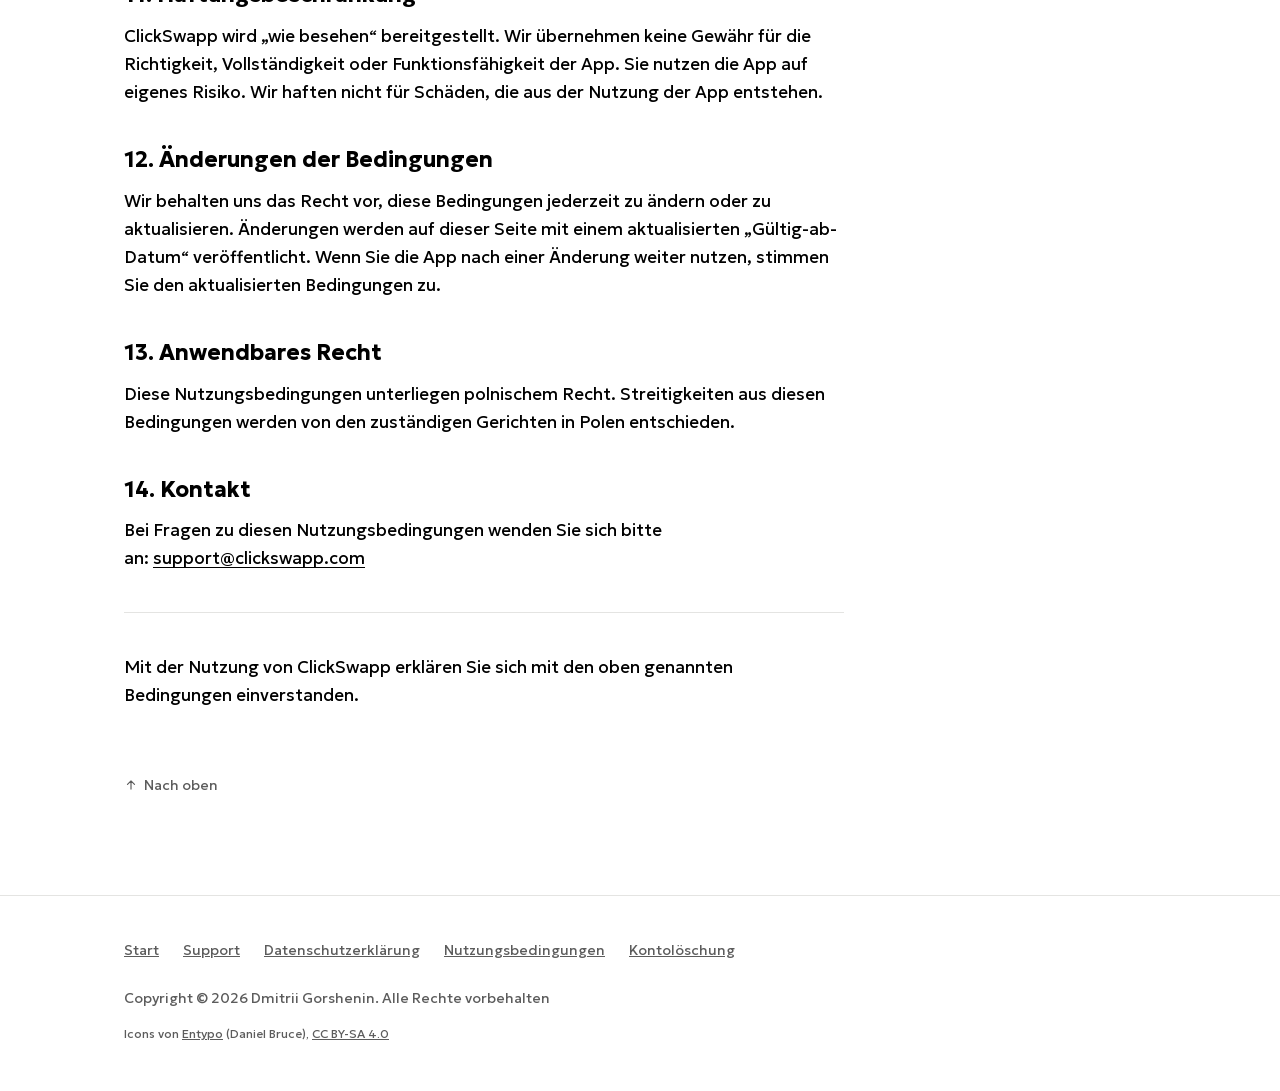
<file: de/terms.html>
<!doctype html>
<html lang="de">
<head>
  <meta charset="utf-8" />
  <meta name="viewport" content="width=device-width, initial-scale=1" />
  <title>Nutzungsbedingungen der ClickSwapp-App</title>
  <meta name="description" content="Die Nutzungsbedingungen von ClickSwapp: Regeln für die Nutzung der App, Moderation, Meldungen, Nutzungsrechte und Kontolöschung." />
  <link rel="canonical" href="https://clickswapp.com/de/terms" />
  <link rel="alternate" hreflang="en" href="https://clickswapp.com/terms" />
  <link rel="alternate" hreflang="ru" href="https://clickswapp.com/ru/terms" />
  <link rel="alternate" hreflang="uk" href="https://clickswapp.com/uk/terms" />
  <link rel="alternate" hreflang="es" href="https://clickswapp.com/es/terms" />
  <link rel="alternate" hreflang="fr" href="https://clickswapp.com/fr/terms" />
  <link rel="alternate" hreflang="de" href="https://clickswapp.com/de/terms" />
  <link rel="alternate" hreflang="x-default" href="https://clickswapp.com/terms" />
  <meta property="og:type" content="website" />
  <meta property="og:site_name" content="ClickSwapp" />
  <meta property="og:locale" content="de_DE" />
  <meta property="og:title" content="Nutzungsbedingungen der ClickSwapp-App" />
  <meta property="og:description" content="Die Nutzungsbedingungen von ClickSwapp: Regeln für die Nutzung der App, Moderation, Meldungen, Nutzungsrechte und Kontolöschung." />
  <meta property="og:url" content="https://clickswapp.com/de/terms" />
  <meta property="og:image" content="https://clickswapp.com/og-image.jpg" />
  <meta name="twitter:card" content="summary_large_image" />
  <meta name="twitter:title" content="Nutzungsbedingungen der ClickSwapp-App" />
  <meta name="twitter:description" content="Die Nutzungsbedingungen von ClickSwapp: Regeln für die Nutzung der App, Moderation, Meldungen, Nutzungsrechte und Kontolöschung." />
  <meta name="twitter:image" content="https://clickswapp.com/twitter-image.jpg" />
  <link rel="preload" href="/fonts/geologica-latin.woff2" as="font" type="font/woff2" crossorigin />
  <link rel="icon" type="image/svg+xml" href="/favicon.svg" />
  <link rel="stylesheet" href="/pages.css" />
  <script>try { var t = localStorage.getItem("theme"); if (t) document.documentElement.dataset.theme = t; } catch (e) {}</script>
  <script defer src="https://cloud.umami.is/script.js" data-website-id="c214baa2-c4b5-493e-8a87-87f9517d929d"></script>
</head>
<body>
  <header class="container">
    <div class="nav">
      <a class="nav__logo" href="/">ClickSwapp</a>
      <nav class="nav__links" aria-label="Site">
        <a href="/">Start</a>
        <a href="/support">Support</a>
        <a href="/de/privacy">Datenschutz</a>
        <a href="/de/terms">Bedingungen</a>
        <button class="theme-toggle" type="button" aria-label="Switch theme">
          <svg class="theme-toggle__sun" aria-hidden="true" viewBox="0 0 20 20"><path d="M19,9.199c-0.182,0-0.799,0-0.98,0c-0.553,0-1,0.359-1,0.801c0,0.441,0.447,0.799,1,0.799c0.182,0,0.799,0,0.98,0 c0.552,0,1-0.357,1-0.799C20,9.559,19.551,9.199,19,9.199z M10,4.5c-3.051,0-5.5,2.449-5.5,5.5c0,3.051,2.449,5.5,5.5,5.5 c3.05,0,5.5-2.449,5.5-5.5C15.5,6.949,13.049,4.5,10,4.5z M10,14c-2.211,0-4-1.791-4-4c0-2.211,1.789-4,4-4c2.209,0,4,1.789,4,4 C14,12.209,12.209,14,10,14z M3,10c0-0.441-0.449-0.801-1-0.801c-0.185,0-0.816,0-1,0c-0.553,0-1,0.359-1,0.801 c0,0.441,0.447,0.799,1,0.799c0.184,0,0.815,0,1,0C2.551,10.799,3,10.441,3,10z M10,3c0.441,0,0.799-0.447,0.799-1 c0-0.184,0-0.816,0-1c0-0.553-0.358-1-0.799-1C9.558,0,9.199,0.447,9.199,1c0,0.184,0,0.816,0,1C9.199,2.553,9.558,3,10,3z M10,17 c-0.442,0-0.801,0.447-0.801,1c0,0.184,0,0.816,0,1c0,0.553,0.359,1,0.801,1c0.441,0,0.799-0.447,0.799-1c0-0.184,0-0.816,0-1 C10.799,17.447,10.441,17,10,17z M17.365,3.766c0.391-0.391,0.454-0.961,0.142-1.273s-0.883-0.248-1.272,0.143 c-0.108,0.107-0.593,0.592-0.7,0.699c-0.391,0.391-0.454,0.961-0.142,1.273s0.883,0.248,1.273-0.143 C16.773,4.357,17.257,3.873,17.365,3.766z M3.334,15.533c-0.108,0.109-0.593,0.594-0.7,0.701c-0.391,0.391-0.454,0.959-0.142,1.271 s0.883,0.25,1.272-0.141c0.108-0.107,0.593-0.592,0.7-0.699c0.391-0.391,0.454-0.961,0.142-1.274S3.723,15.144,3.334,15.533z M3.765,2.635C3.375,2.244,2.804,2.18,2.492,2.492S2.244,3.375,2.633,3.766c0.108,0.107,0.593,0.592,0.7,0.699 c0.391,0.391,0.96,0.455,1.272,0.143s0.249-0.883-0.141-1.273C4.357,3.227,3.873,2.742,3.765,2.635z M15.534,16.666 c0.108,0.107,0.593,0.592,0.7,0.699c0.391,0.391,0.96,0.453,1.272,0.143c0.312-0.312,0.249-0.883-0.142-1.273 c-0.107-0.107-0.592-0.592-0.699-0.699c-0.391-0.391-0.961-0.455-1.274-0.143S15.143,16.275,15.534,16.666z"/></svg>
          <svg class="theme-toggle__moon" aria-hidden="true" viewBox="0 0 20 20"><path d="M13.719,1.8c0.686,0.385,1.332,0.867,1.916,1.449c3.42,3.422,3.42,8.966,0,12.386c-3.42,3.42-8.965,3.42-12.386,0 c-0.583-0.584-1.065-1.231-1.449-1.916c3.335,1.867,7.633,1.387,10.469-1.449C15.106,9.433,15.587,5.136,13.719,1.8z"/></svg>
        </button>
      </nav>
    </div>
  </header>

  <main class="container">
    <article class="doc">
      <h1>Nutzungsbedingungen</h1>
      <ul class="langs" aria-label="Sprache">
        <li><a href="/terms" hreflang="en" lang="en">English</a></li>
        <li><a href="/ru/terms" hreflang="ru" lang="ru">Русский</a></li>
        <li><a href="/uk/terms" hreflang="uk" lang="uk">Українська</a></li>
        <li><a href="/es/terms" hreflang="es" lang="es">Español</a></li>
        <li><a href="/fr/terms" hreflang="fr" lang="fr">Français</a></li>
        <li><span aria-current="page">Deutsch</span></li>
      </ul>
      <p>Gültig ab: 2. November 2026</p>
      <p>Willkommen bei ClickSwapp, einer mobilen App zum Fototausch. Mit der Nutzung unserer App stimmen Sie diesen Nutzungsbedingungen zu. Bitte lesen Sie sie sorgfältig.</p>

      <h2>1. Annahme der Bedingungen</h2>
      <p>Wenn Sie die App ClickSwapp aufrufen oder nutzen, erklären Sie sich damit einverstanden, diese Nutzungsbedingungen sowie unsere Datenschutzerklärung einzuhalten und an sie gebunden zu sein. Wenn Sie mit diesen Bedingungen nicht einverstanden sind, dürfen Sie die App nicht nutzen.</p>

      <h2>2. Registrierung</h2>
      <p>Um bestimmte Funktionen von ClickSwapp zu nutzen, müssen Sie gegebenenfalls ein Konto anlegen. Bei der Registrierung müssen Sie zutreffende und vollständige Angaben machen, darunter Ihre E-Mail-Adresse. Sie sind dafür verantwortlich, die Vertraulichkeit Ihres Kontos zu wahren, und für alle Aktivitäten, die unter Ihrem Konto stattfinden.</p>

      <h2>3. Hochladen und Verarbeiten von Fotos</h2>
      <p>Jedes Foto, das Sie hochladen, wird moderiert, bevor es anderen Nutzern zur Verfügung steht: Es wird automatisch auf explizite Inhalte geprüft und von unseren Moderatoren kontrolliert. Ein Foto, das die Moderation nicht besteht, wird niemand anderem gezeigt. Wir erheben keine anderen personenbezogenen Daten als die von Ihnen angegebene E-Mail-Adresse und den Standort der Fotos, den wir verwenden, um den Ort anzuzeigen, an dem das Foto aufgenommen wurde.</p>

      <h2>4. Erlaubte Fotos</h2>
      <p>Damit der Tausch sicher bleibt, wird jedes hochgeladene Foto moderiert, und folgende Inhalte sind nicht erlaubt:</p>
      <ul>
          <li>Sexuell explizite Inhalte</li>
          <li>Drastische Gewalt sowie schockierende oder verstörende Inhalte</li>
          <li>Wiederholte Werbung oder Spam</li>
      </ul>
      <p>Diese Arten von Inhalten sind streng verboten und führen zu den unten beschriebenen Maßnahmen. ClickSwapp verfolgt eine Null-Toleranz-Politik gegenüber anstößigen Inhalten und missbräuchlichen Nutzern.</p>

      <h2>5. Melden und Kontosperrung</h2>
      <p>Bei jedem Foto, das Sie in der App erhalten, gibt es zwei Schaltflächen:</p>
      <ul>
          <li><b>Melden</b>: Sendet eine Meldung zum Foto an unsere Moderatoren und entfernt das Foto aus Ihrer Galerie.</li>
          <li><b>Absender blockieren</b>: Entfernt das Foto aus Ihrer Galerie, und Sie erhalten keine Fotos mehr von diesem Nutzer.</li>
      </ul>
      <p>Sie können ein Foto oder einen Nutzer mit missbräuchlichem Verhalten auch an <a href="mailto:support@clickswapp.com">support@clickswapp.com</a> melden. Wir bearbeiten jede Meldung innerhalb von 24 Stunden: Der beanstandete Inhalt wird entfernt, und der Nutzer, der ihn bereitgestellt hat, wird vom Dienst ausgeschlossen.</p>
      <p>Wenn Sie gegen die Regeln in Abschnitt 4 oder Abschnitt 8 verstoßen, sperren wir Ihr Konto ohne vorherige Warnung. Das Konto bleibt bis auf Weiteres gesperrt, und alle Maßnahmen nach der Sperrung liegen im Ermessen von ClickSwapp.</p>

      <h2>6. Nutzerdaten</h2>
      <p>Ihre Privatsphäre ist uns wichtig, und wir erheben oder teilen keine personenbezogenen Daten außer Ihrer E-Mail-Adresse und dem Standort des Fotos. Wir verkaufen, vermieten oder tauschen Ihre Informationen nicht mit Dritten. Alle erhobenen Daten dienen ausschließlich dazu, die Funktionalität der App zu verbessern.</p>

      <h2>7. Nutzungsrechte</h2>
      <p>Sie behalten das Eigentum an den Fotos, die Sie hochladen. Durch das Hochladen Ihrer Fotos räumen Sie ClickSwapp eine nicht ausschließliche, weltweite und unentgeltliche Lizenz ein, die Fotos zu nutzen, zu speichern und anzuzeigen, um die Dienste der App bereitzustellen.</p>
      <p>Wir können außerdem ausgewählte Fotos auf den eigenen Social-Media-Konten und der Website von ClickSwapp teilen, um die App vorzustellen. Solche Beiträge enthalten niemals Ihre E-Mail-Adresse oder andere personenbezogene Informationen, nur den Namen des Ortes, an dem das Foto aufgenommen wurde. Wenn Sie nicht möchten, dass Ihr Foto geteilt wird, oder ein geteiltes Foto entfernt haben möchten, schreiben Sie an <a href="mailto:support@clickswapp.com">support@clickswapp.com</a>, und wir entfernen es.</p>

      <h2>8. Verbotene Inhalte</h2>
      <p>Sie verpflichten sich, keine Inhalte hochzuladen oder zu teilen, die illegal, schädlich, missbräuchlich oder diskriminierend sind oder Rechte Dritter verletzen. Wir behalten uns das Recht vor, Inhalte zu entfernen, die gegen diese Bedingungen oder unsere Richtlinien verstoßen.</p>

      <h2>9. Kontolöschung und Aufbewahrung von Fotos</h2>
      <p>Sie haben das Recht, Ihr Konto jederzeit zu löschen. Durch die Löschung des Kontos werden Ihre persönlichen Kontoinformationen und Ihr Zugang zur App entfernt. Was mit den Fotos geschieht:</p>
      <ul>
          <li>Erhaltene Fotos: Wenn Sie ein erhaltenes Foto verwerfen oder löschen, wird es nur aus Ihrem Konto entfernt. Es bleibt im Tausch.</li>
          <li>Gesendete Fotos: Wenn Sie ein Foto löschen, wird es nur aus Ihrem Konto entfernt. Es bleibt im Tausch, und Personen, die es bereits erhalten haben, behalten es. Die Option „Fotos aus dem Tausch nehmen“ in den Einstellungen und dieselbe Auswahl beim Löschen des Kontos nehmen alle Ihre Fotos aus dem Tausch. Personen, die sie bereits erhalten haben, behalten sie weiterhin.</li>
          <li>Fotos, die gegen diese Bedingungen verstoßen, werden für alle entfernt.</li>
      </ul>

      <h2>10. Kündigung</h2>
      <p>Wir können Ihr Konto jederzeit und ohne Vorankündigung sperren oder beenden, wenn wir der Ansicht sind, dass Sie gegen diese Nutzungsbedingungen verstoßen haben.</p>

      <h2>11. Haftungsbeschränkung</h2>
      <p>ClickSwapp wird „wie besehen“ bereitgestellt. Wir übernehmen keine Gewähr für die Richtigkeit, Vollständigkeit oder Funktionsfähigkeit der App. Sie nutzen die App auf eigenes Risiko. Wir haften nicht für Schäden, die aus der Nutzung der App entstehen.</p>

      <h2>12. Änderungen der Bedingungen</h2>
      <p>Wir behalten uns das Recht vor, diese Bedingungen jederzeit zu ändern oder zu aktualisieren. Änderungen werden auf dieser Seite mit einem aktualisierten „Gültig-ab-Datum“ veröffentlicht. Wenn Sie die App nach einer Änderung weiter nutzen, stimmen Sie den aktualisierten Bedingungen zu.</p>

      <h2>13. Anwendbares Recht</h2>
      <p>Diese Nutzungsbedingungen unterliegen polnischem Recht. Streitigkeiten aus diesen Bedingungen werden von den zuständigen Gerichten in Polen entschieden.</p>

      <h2>14. Kontakt</h2>
      <p>Bei Fragen zu diesen Nutzungsbedingungen wenden Sie sich bitte an: <a href="mailto:support@clickswapp.com">support@clickswapp.com</a></p>
      <hr />

      <p>Mit der Nutzung von ClickSwapp erklären Sie sich mit den oben genannten Bedingungen einverstanden.</p>
      <a class="to-top" href="#top">
        <svg aria-hidden="true" width="18" height="18" viewBox="0 0 24 24" fill="none" stroke="currentColor" stroke-width="2" stroke-linecap="round" stroke-linejoin="round"><path d="M12 19V5M6 11l6-6 6 6"></path></svg>
        Nach oben
      </a>
    </article>
  </main>

  <footer class="footer">
    <div class="container">
      <nav aria-label="Footer">
        <a href="/">Start</a>
        <a href="/support">Support</a>
        <a href="/de/privacy">Datenschutzerklärung</a>
        <a href="/de/terms">Nutzungsbedingungen</a>
        <a href="/account-deletion">Kontolöschung</a>
      </nav>
      <span>Copyright © 2026 Dmitrii Gorshenin. Alle Rechte vorbehalten</span>
      <span class="footer__credit">Icons von <a href="http://www.entypo.com/">Entypo</a> (Daniel Bruce), <a href="https://creativecommons.org/licenses/by-sa/4.0/">CC BY-SA 4.0</a></span>
    </div>
  </footer>
  <script src="/pages.js"></script>
</body>
</html>
</file>
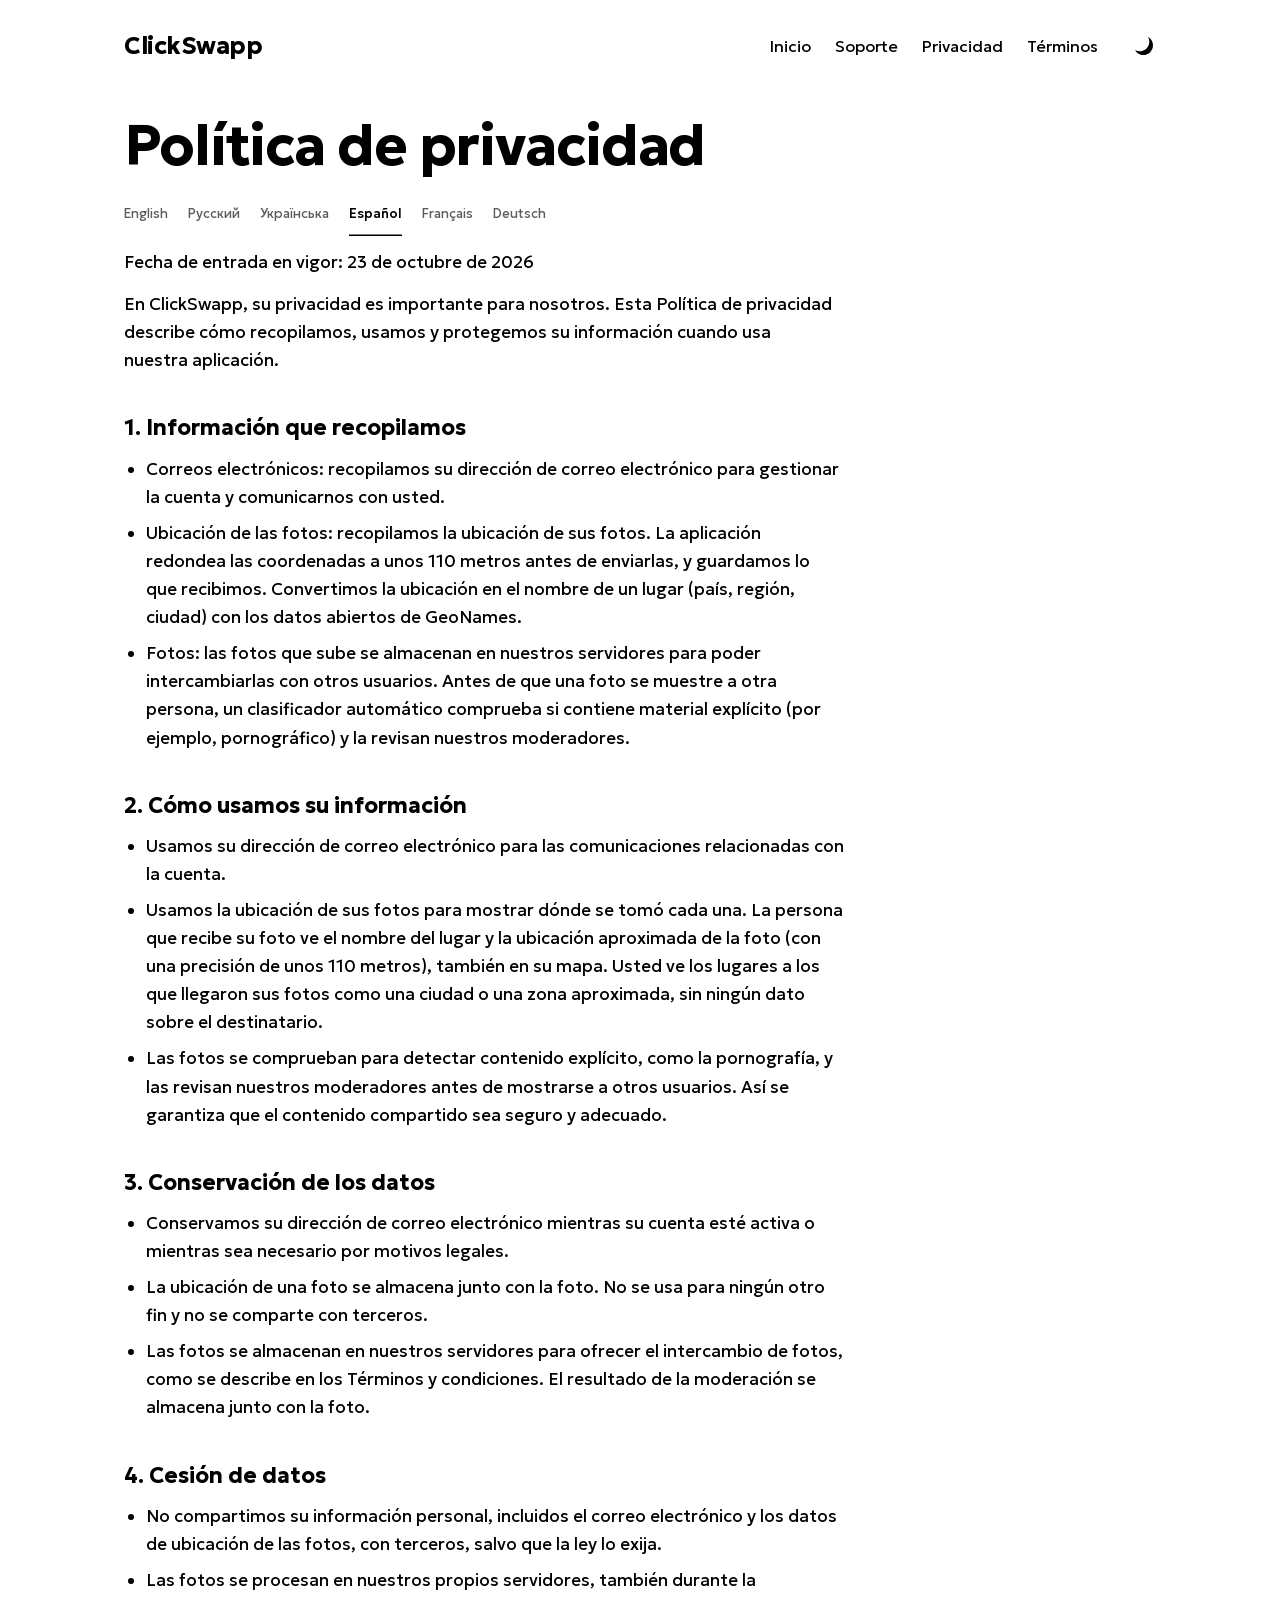
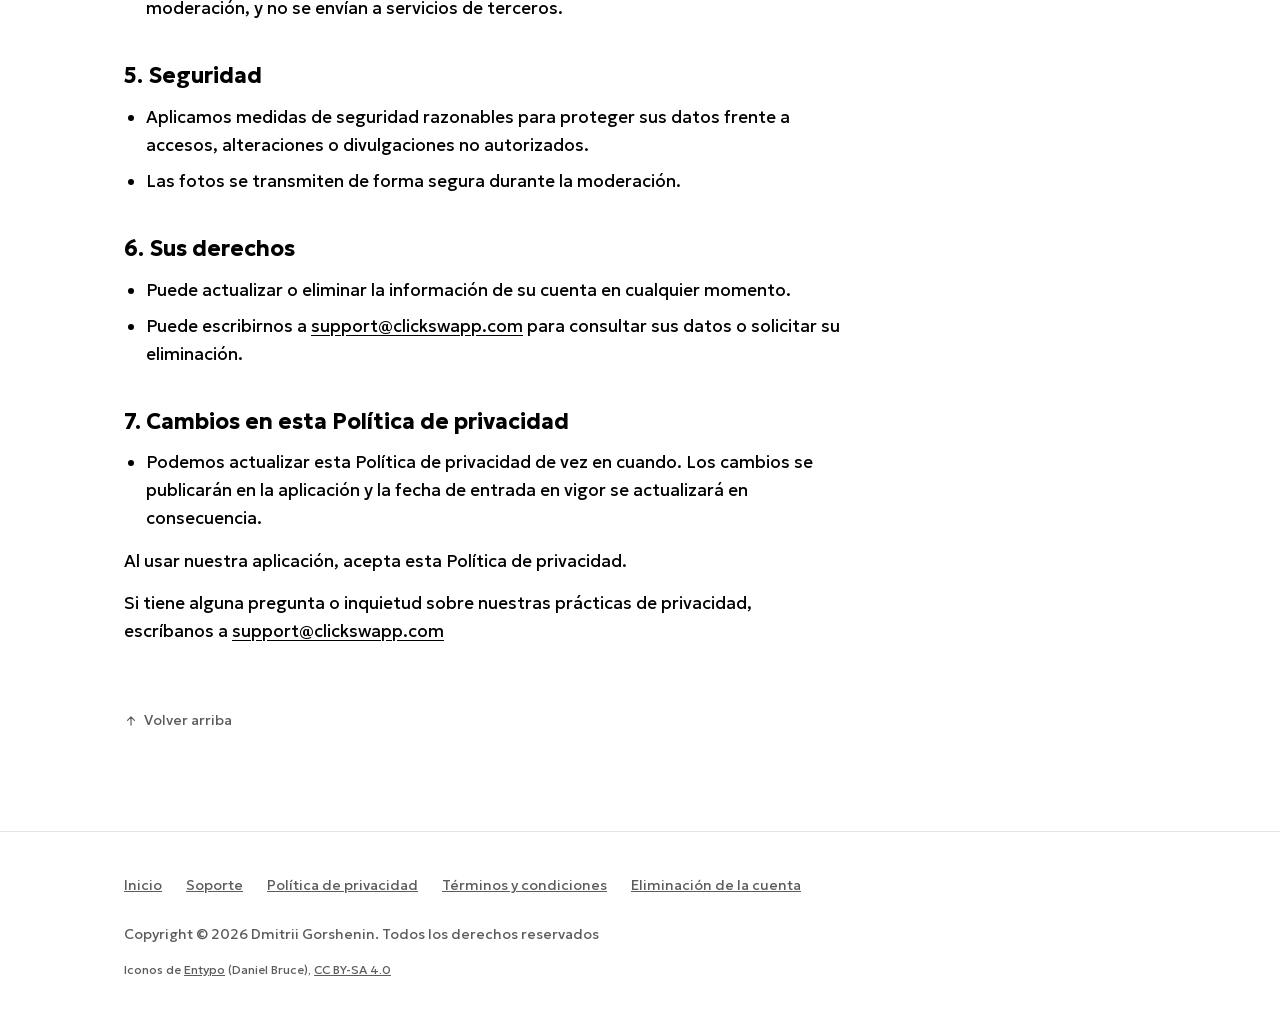
<file: es/privacy.html>
<!doctype html>
<html lang="es">
<head>
  <meta charset="utf-8" />
  <meta name="viewport" content="width=device-width, initial-scale=1" />
  <title>Política de privacidad de la aplicación ClickSwapp</title>
  <meta name="description" content="La Política de privacidad de ClickSwapp: qué datos recopila la aplicación, cómo se usan y cómo solicitar su eliminación." />
  <link rel="canonical" href="https://clickswapp.com/es/privacy" />
  <link rel="alternate" hreflang="en" href="https://clickswapp.com/privacy" />
  <link rel="alternate" hreflang="ru" href="https://clickswapp.com/ru/privacy" />
  <link rel="alternate" hreflang="uk" href="https://clickswapp.com/uk/privacy" />
  <link rel="alternate" hreflang="es" href="https://clickswapp.com/es/privacy" />
  <link rel="alternate" hreflang="fr" href="https://clickswapp.com/fr/privacy" />
  <link rel="alternate" hreflang="de" href="https://clickswapp.com/de/privacy" />
  <link rel="alternate" hreflang="x-default" href="https://clickswapp.com/privacy" />
  <meta property="og:type" content="website" />
  <meta property="og:site_name" content="ClickSwapp" />
  <meta property="og:locale" content="es_ES" />
  <meta property="og:title" content="Política de privacidad de la aplicación ClickSwapp" />
  <meta property="og:description" content="La Política de privacidad de ClickSwapp: qué datos recopila la aplicación, cómo se usan y cómo solicitar su eliminación." />
  <meta property="og:url" content="https://clickswapp.com/es/privacy" />
  <meta property="og:image" content="https://clickswapp.com/og-image.jpg" />
  <meta name="twitter:card" content="summary_large_image" />
  <meta name="twitter:title" content="Política de privacidad de la aplicación ClickSwapp" />
  <meta name="twitter:description" content="La Política de privacidad de ClickSwapp: qué datos recopila la aplicación, cómo se usan y cómo solicitar su eliminación." />
  <meta name="twitter:image" content="https://clickswapp.com/twitter-image.jpg" />
  <link rel="preload" href="/fonts/geologica-latin.woff2" as="font" type="font/woff2" crossorigin />
  <link rel="icon" type="image/svg+xml" href="/favicon.svg" />
  <link rel="stylesheet" href="/pages.css" />
  <script>try { var t = localStorage.getItem("theme"); if (t) document.documentElement.dataset.theme = t; } catch (e) {}</script>
  <script defer src="https://cloud.umami.is/script.js" data-website-id="c214baa2-c4b5-493e-8a87-87f9517d929d"></script>
</head>
<body>
  <header class="container">
    <div class="nav">
      <a class="nav__logo" href="/">ClickSwapp</a>
      <nav class="nav__links" aria-label="Site">
        <a href="/">Inicio</a>
        <a href="/support">Soporte</a>
        <a href="/es/privacy">Privacidad</a>
        <a href="/es/terms">Términos</a>
        <button class="theme-toggle" type="button" aria-label="Switch theme">
          <svg class="theme-toggle__sun" aria-hidden="true" viewBox="0 0 20 20"><path d="M19,9.199c-0.182,0-0.799,0-0.98,0c-0.553,0-1,0.359-1,0.801c0,0.441,0.447,0.799,1,0.799c0.182,0,0.799,0,0.98,0 c0.552,0,1-0.357,1-0.799C20,9.559,19.551,9.199,19,9.199z M10,4.5c-3.051,0-5.5,2.449-5.5,5.5c0,3.051,2.449,5.5,5.5,5.5 c3.05,0,5.5-2.449,5.5-5.5C15.5,6.949,13.049,4.5,10,4.5z M10,14c-2.211,0-4-1.791-4-4c0-2.211,1.789-4,4-4c2.209,0,4,1.789,4,4 C14,12.209,12.209,14,10,14z M3,10c0-0.441-0.449-0.801-1-0.801c-0.185,0-0.816,0-1,0c-0.553,0-1,0.359-1,0.801 c0,0.441,0.447,0.799,1,0.799c0.184,0,0.815,0,1,0C2.551,10.799,3,10.441,3,10z M10,3c0.441,0,0.799-0.447,0.799-1 c0-0.184,0-0.816,0-1c0-0.553-0.358-1-0.799-1C9.558,0,9.199,0.447,9.199,1c0,0.184,0,0.816,0,1C9.199,2.553,9.558,3,10,3z M10,17 c-0.442,0-0.801,0.447-0.801,1c0,0.184,0,0.816,0,1c0,0.553,0.359,1,0.801,1c0.441,0,0.799-0.447,0.799-1c0-0.184,0-0.816,0-1 C10.799,17.447,10.441,17,10,17z M17.365,3.766c0.391-0.391,0.454-0.961,0.142-1.273s-0.883-0.248-1.272,0.143 c-0.108,0.107-0.593,0.592-0.7,0.699c-0.391,0.391-0.454,0.961-0.142,1.273s0.883,0.248,1.273-0.143 C16.773,4.357,17.257,3.873,17.365,3.766z M3.334,15.533c-0.108,0.109-0.593,0.594-0.7,0.701c-0.391,0.391-0.454,0.959-0.142,1.271 s0.883,0.25,1.272-0.141c0.108-0.107,0.593-0.592,0.7-0.699c0.391-0.391,0.454-0.961,0.142-1.274S3.723,15.144,3.334,15.533z M3.765,2.635C3.375,2.244,2.804,2.18,2.492,2.492S2.244,3.375,2.633,3.766c0.108,0.107,0.593,0.592,0.7,0.699 c0.391,0.391,0.96,0.455,1.272,0.143s0.249-0.883-0.141-1.273C4.357,3.227,3.873,2.742,3.765,2.635z M15.534,16.666 c0.108,0.107,0.593,0.592,0.7,0.699c0.391,0.391,0.96,0.453,1.272,0.143c0.312-0.312,0.249-0.883-0.142-1.273 c-0.107-0.107-0.592-0.592-0.699-0.699c-0.391-0.391-0.961-0.455-1.274-0.143S15.143,16.275,15.534,16.666z"/></svg>
          <svg class="theme-toggle__moon" aria-hidden="true" viewBox="0 0 20 20"><path d="M13.719,1.8c0.686,0.385,1.332,0.867,1.916,1.449c3.42,3.422,3.42,8.966,0,12.386c-3.42,3.42-8.965,3.42-12.386,0 c-0.583-0.584-1.065-1.231-1.449-1.916c3.335,1.867,7.633,1.387,10.469-1.449C15.106,9.433,15.587,5.136,13.719,1.8z"/></svg>
        </button>
      </nav>
    </div>
  </header>

  <main class="container">
    <article class="doc">
      <h1>Política de privacidad</h1>
      <ul class="langs" aria-label="Idioma">
        <li><a href="/privacy" hreflang="en" lang="en">English</a></li>
        <li><a href="/ru/privacy" hreflang="ru" lang="ru">Русский</a></li>
        <li><a href="/uk/privacy" hreflang="uk" lang="uk">Українська</a></li>
        <li><span aria-current="page">Español</span></li>
        <li><a href="/fr/privacy" hreflang="fr" lang="fr">Français</a></li>
        <li><a href="/de/privacy" hreflang="de" lang="de">Deutsch</a></li>
      </ul>
      <p>Fecha de entrada en vigor: 23 de octubre de 2026</p>
      <p>En ClickSwapp, su privacidad es importante para nosotros. Esta Política de privacidad describe cómo recopilamos, usamos y protegemos su información cuando usa nuestra aplicación.</p>

      <h2>1. Información que recopilamos</h2>
      <ul>
          <li>Correos electrónicos: recopilamos su dirección de correo electrónico para gestionar la cuenta y comunicarnos con usted.</li>
          <li>Ubicación de las fotos: recopilamos la ubicación de sus fotos. La aplicación redondea las coordenadas a unos 110 metros antes de enviarlas, y guardamos lo que recibimos. Convertimos la ubicación en el nombre de un lugar (país, región, ciudad) con los datos abiertos de GeoNames.</li>
          <li>Fotos: las fotos que sube se almacenan en nuestros servidores para poder intercambiarlas con otros usuarios. Antes de que una foto se muestre a otra persona, un clasificador automático comprueba si contiene material explícito (por ejemplo, pornográfico) y la revisan nuestros moderadores.</li>
      </ul>

      <h2>2. Cómo usamos su información</h2>
      <ul>
          <li>Usamos su dirección de correo electrónico para las comunicaciones relacionadas con la cuenta.</li>
          <li>Usamos la ubicación de sus fotos para mostrar dónde se tomó cada una. La persona que recibe su foto ve el nombre del lugar y la ubicación aproximada de la foto (con una precisión de unos 110 metros), también en su mapa. Usted ve los lugares a los que llegaron sus fotos como una ciudad o una zona aproximada, sin ningún dato sobre el destinatario.</li>
          <li>Las fotos se comprueban para detectar contenido explícito, como la pornografía, y las revisan nuestros moderadores antes de mostrarse a otros usuarios. Así se garantiza que el contenido compartido sea seguro y adecuado.</li>
      </ul>

      <h2>3. Conservación de los datos</h2>
      <ul>
          <li>Conservamos su dirección de correo electrónico mientras su cuenta esté activa o mientras sea necesario por motivos legales.</li>
          <li>La ubicación de una foto se almacena junto con la foto. No se usa para ningún otro fin y no se comparte con terceros.</li>
          <li>Las fotos se almacenan en nuestros servidores para ofrecer el intercambio de fotos, como se describe en los Términos y condiciones. El resultado de la moderación se almacena junto con la foto.</li>
      </ul>

      <h2>4. Cesión de datos</h2>
      <ul>
          <li>No compartimos su información personal, incluidos el correo electrónico y los datos de ubicación de las fotos, con terceros, salvo que la ley lo exija.</li>
          <li>Las fotos se procesan en nuestros propios servidores, también durante la moderación, y no se envían a servicios de terceros.</li>
      </ul>

      <h2>5. Seguridad</h2>
      <ul>
          <li>Aplicamos medidas de seguridad razonables para proteger sus datos frente a accesos, alteraciones o divulgaciones no autorizados.</li>
          <li>Las fotos se transmiten de forma segura durante la moderación.</li>
      </ul>

      <h2>6. Sus derechos</h2>
      <ul>
          <li>Puede actualizar o eliminar la información de su cuenta en cualquier momento.</li>
          <li>Puede escribirnos a <a href="mailto:support@clickswapp.com">support@clickswapp.com</a> para consultar sus datos o solicitar su eliminación.</li>
      </ul>

      <h2>7. Cambios en esta Política de privacidad</h2>
      <ul>
          <li>Podemos actualizar esta Política de privacidad de vez en cuando. Los cambios se publicarán en la aplicación y la fecha de entrada en vigor se actualizará en consecuencia.</li>
      </ul>
      <p>Al usar nuestra aplicación, acepta esta Política de privacidad.</p>
      <p>Si tiene alguna pregunta o inquietud sobre nuestras prácticas de privacidad, escríbanos a <a href="mailto:support@clickswapp.com">support@clickswapp.com</a></p>
      <a class="to-top" href="#top">
        <svg aria-hidden="true" width="18" height="18" viewBox="0 0 24 24" fill="none" stroke="currentColor" stroke-width="2" stroke-linecap="round" stroke-linejoin="round"><path d="M12 19V5M6 11l6-6 6 6"></path></svg>
        Volver arriba
      </a>
    </article>
  </main>

  <footer class="footer">
    <div class="container">
      <nav aria-label="Footer">
        <a href="/">Inicio</a>
        <a href="/support">Soporte</a>
        <a href="/es/privacy">Política de privacidad</a>
        <a href="/es/terms">Términos y condiciones</a>
        <a href="/account-deletion">Eliminación de la cuenta</a>
      </nav>
      <span>Copyright © 2026 Dmitrii Gorshenin. Todos los derechos reservados</span>
      <span class="footer__credit">Iconos de <a href="http://www.entypo.com/">Entypo</a> (Daniel Bruce), <a href="https://creativecommons.org/licenses/by-sa/4.0/">CC BY-SA 4.0</a></span>
    </div>
  </footer>
  <script src="/pages.js"></script>
</body>
</html>
</file>
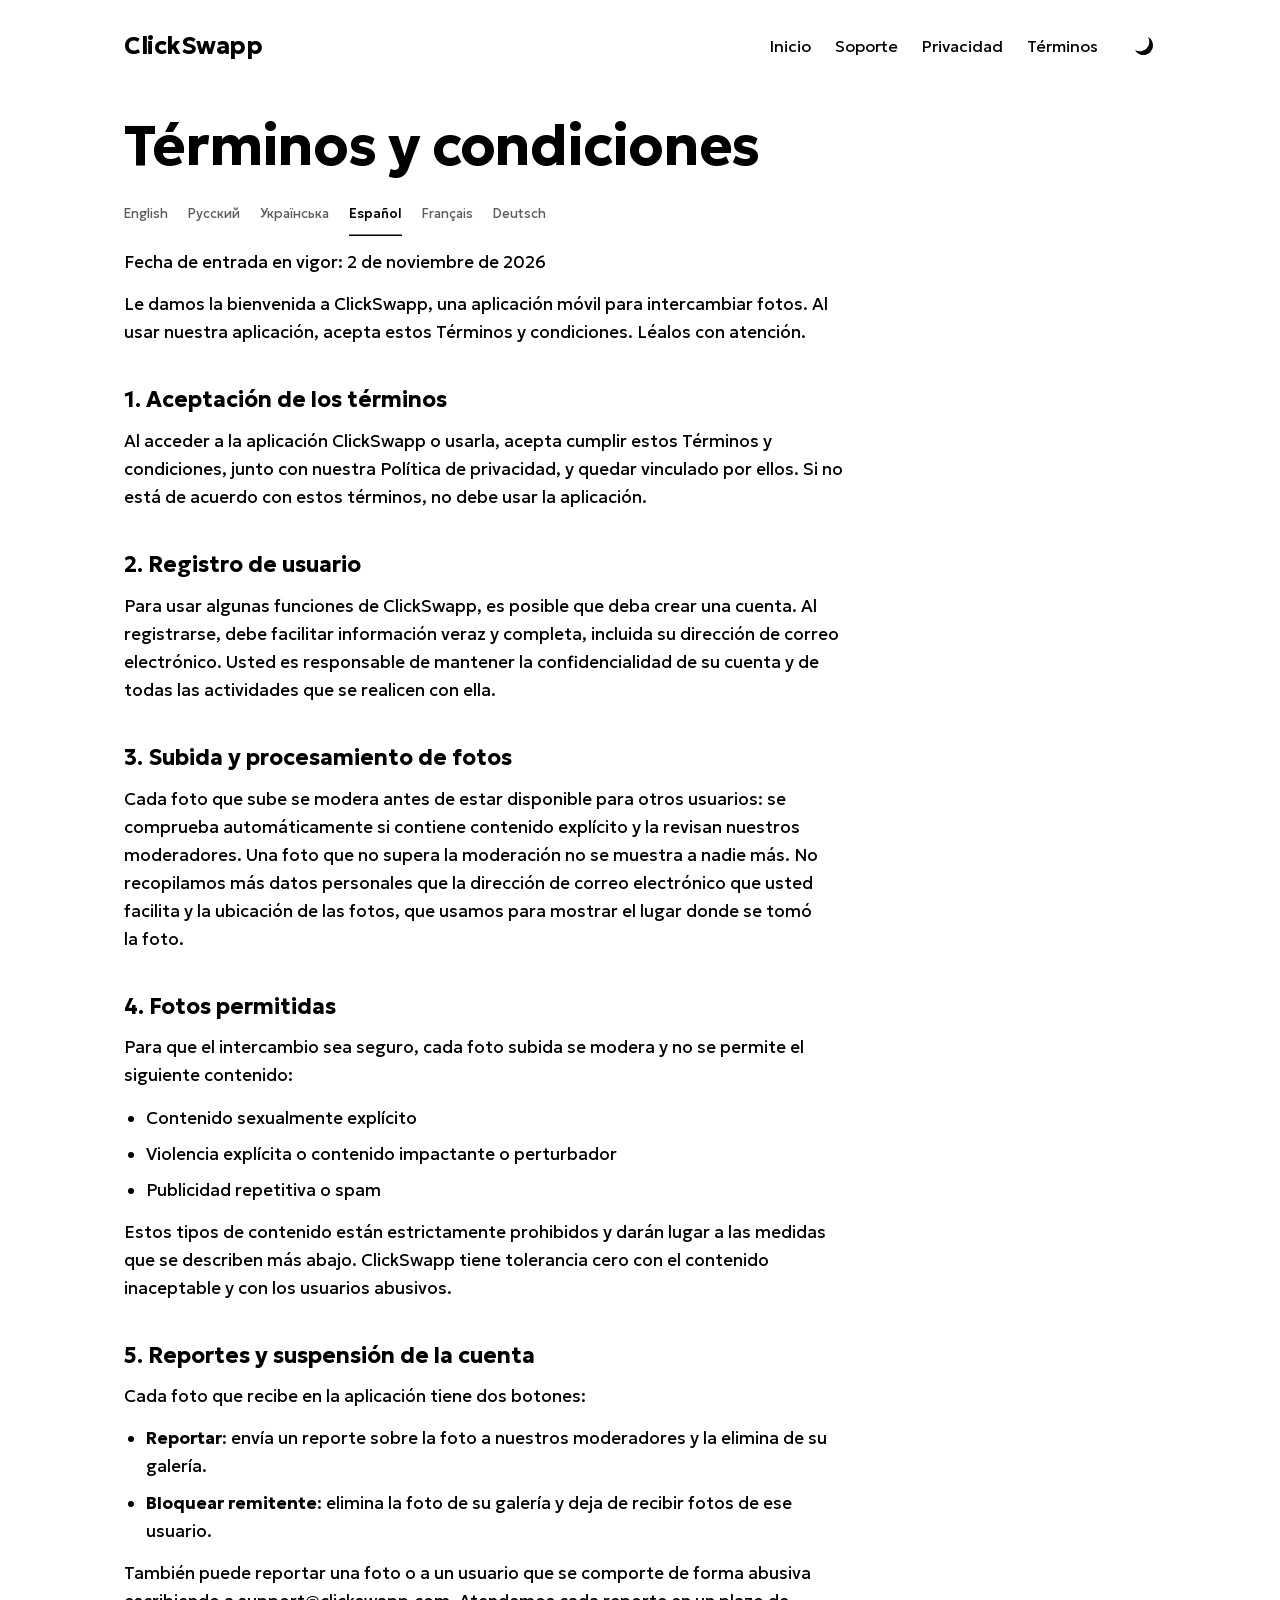
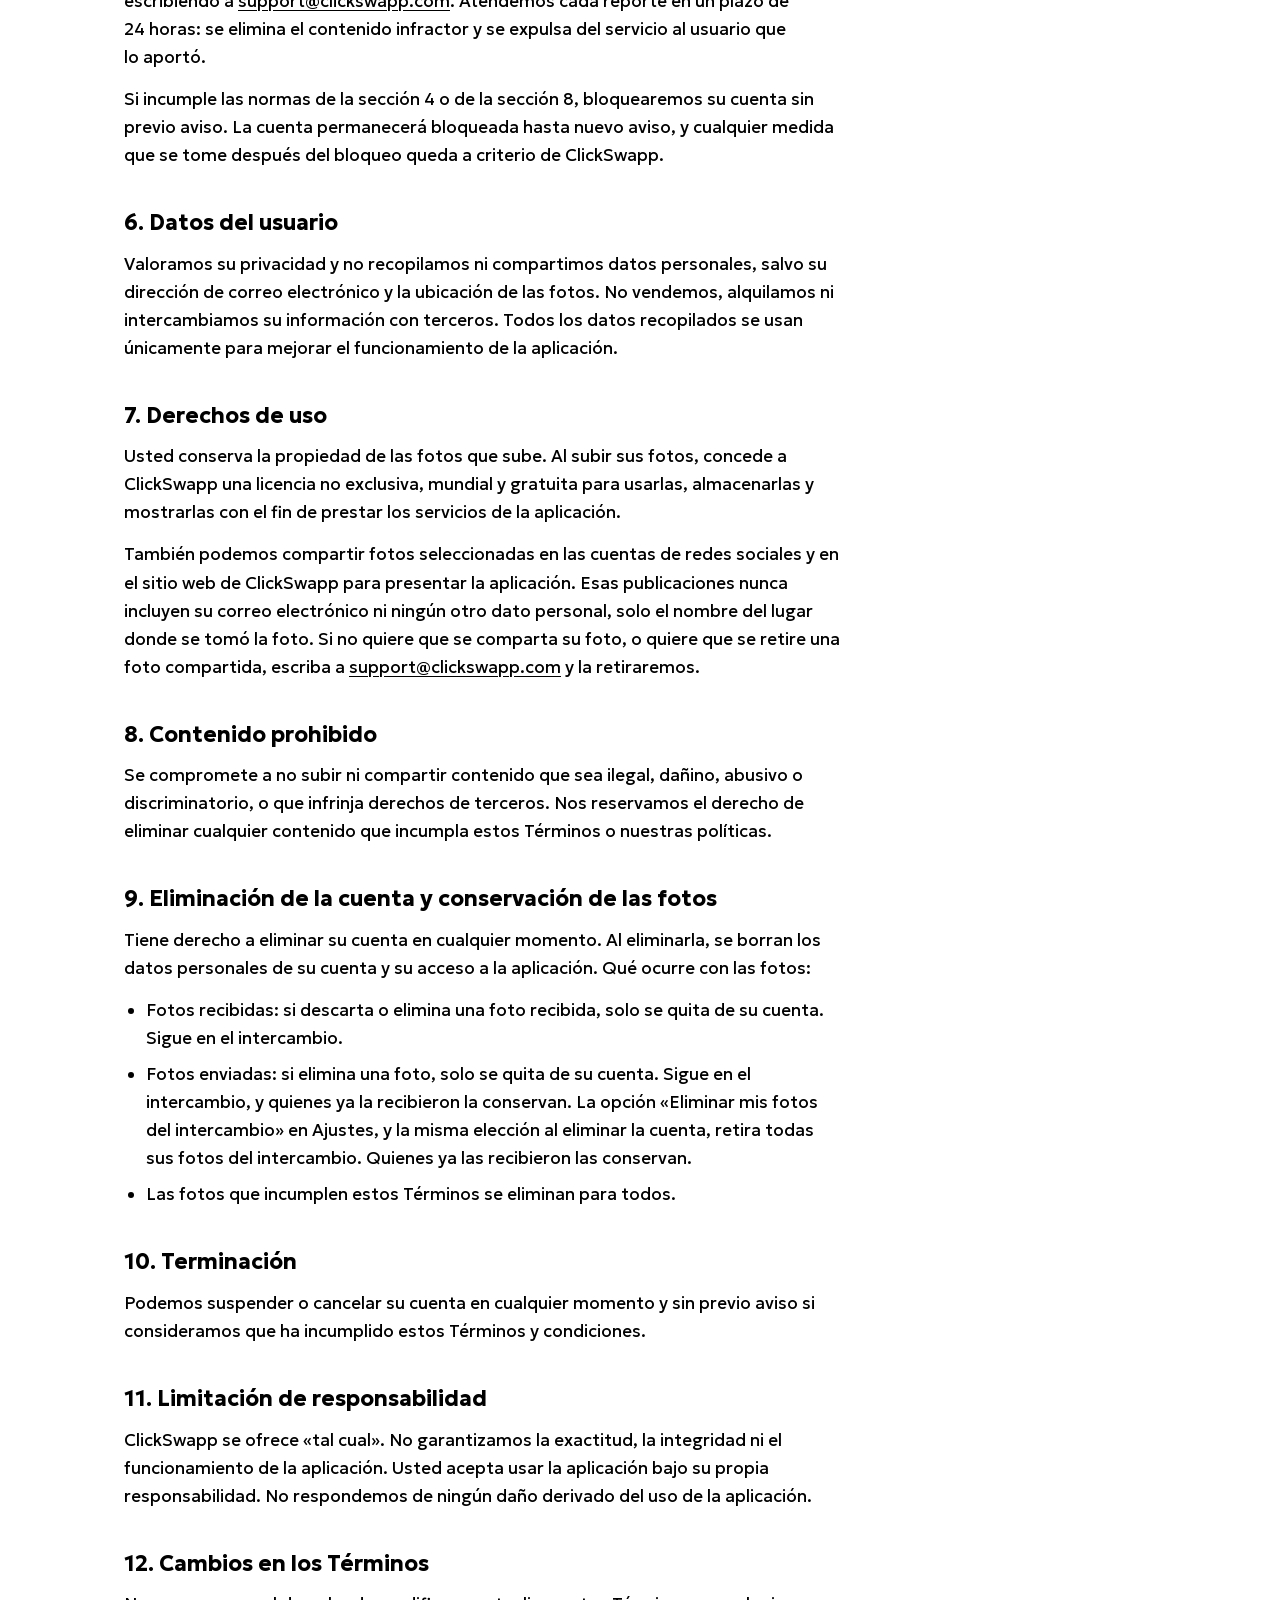
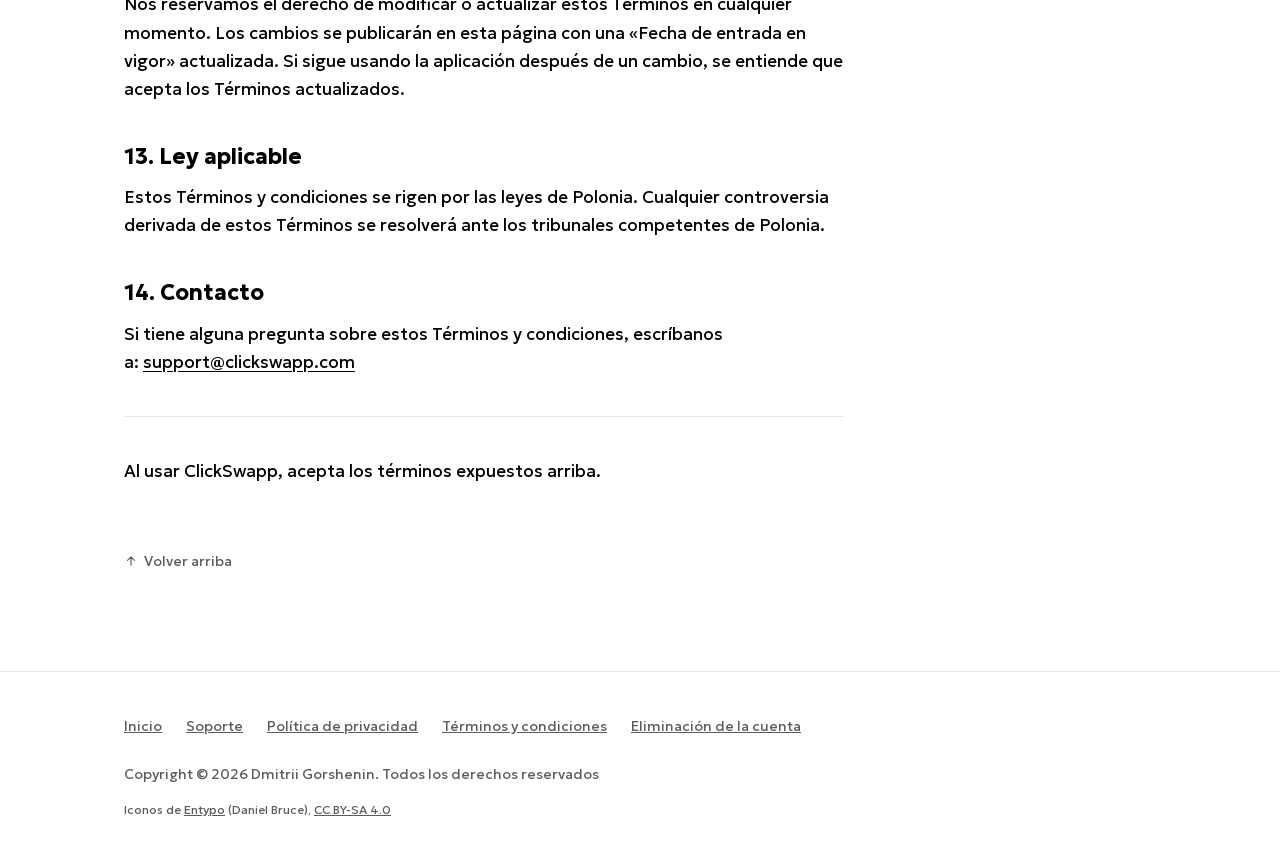
<file: es/terms.html>
<!doctype html>
<html lang="es">
<head>
  <meta charset="utf-8" />
  <meta name="viewport" content="width=device-width, initial-scale=1" />
  <title>Términos y condiciones de la aplicación ClickSwapp</title>
  <meta name="description" content="Los Términos y condiciones de ClickSwapp: reglas de uso de la aplicación, moderación, reportes, derechos de uso y eliminación de la cuenta." />
  <link rel="canonical" href="https://clickswapp.com/es/terms" />
  <link rel="alternate" hreflang="en" href="https://clickswapp.com/terms" />
  <link rel="alternate" hreflang="ru" href="https://clickswapp.com/ru/terms" />
  <link rel="alternate" hreflang="uk" href="https://clickswapp.com/uk/terms" />
  <link rel="alternate" hreflang="es" href="https://clickswapp.com/es/terms" />
  <link rel="alternate" hreflang="fr" href="https://clickswapp.com/fr/terms" />
  <link rel="alternate" hreflang="de" href="https://clickswapp.com/de/terms" />
  <link rel="alternate" hreflang="x-default" href="https://clickswapp.com/terms" />
  <meta property="og:type" content="website" />
  <meta property="og:site_name" content="ClickSwapp" />
  <meta property="og:locale" content="es_ES" />
  <meta property="og:title" content="Términos y condiciones de la aplicación ClickSwapp" />
  <meta property="og:description" content="Los Términos y condiciones de ClickSwapp: reglas de uso de la aplicación, moderación, reportes, derechos de uso y eliminación de la cuenta." />
  <meta property="og:url" content="https://clickswapp.com/es/terms" />
  <meta property="og:image" content="https://clickswapp.com/og-image.jpg" />
  <meta name="twitter:card" content="summary_large_image" />
  <meta name="twitter:title" content="Términos y condiciones de la aplicación ClickSwapp" />
  <meta name="twitter:description" content="Los Términos y condiciones de ClickSwapp: reglas de uso de la aplicación, moderación, reportes, derechos de uso y eliminación de la cuenta." />
  <meta name="twitter:image" content="https://clickswapp.com/twitter-image.jpg" />
  <link rel="preload" href="/fonts/geologica-latin.woff2" as="font" type="font/woff2" crossorigin />
  <link rel="icon" type="image/svg+xml" href="/favicon.svg" />
  <link rel="stylesheet" href="/pages.css" />
  <script>try { var t = localStorage.getItem("theme"); if (t) document.documentElement.dataset.theme = t; } catch (e) {}</script>
  <script defer src="https://cloud.umami.is/script.js" data-website-id="c214baa2-c4b5-493e-8a87-87f9517d929d"></script>
</head>
<body>
  <header class="container">
    <div class="nav">
      <a class="nav__logo" href="/">ClickSwapp</a>
      <nav class="nav__links" aria-label="Site">
        <a href="/">Inicio</a>
        <a href="/support">Soporte</a>
        <a href="/es/privacy">Privacidad</a>
        <a href="/es/terms">Términos</a>
        <button class="theme-toggle" type="button" aria-label="Switch theme">
          <svg class="theme-toggle__sun" aria-hidden="true" viewBox="0 0 20 20"><path d="M19,9.199c-0.182,0-0.799,0-0.98,0c-0.553,0-1,0.359-1,0.801c0,0.441,0.447,0.799,1,0.799c0.182,0,0.799,0,0.98,0 c0.552,0,1-0.357,1-0.799C20,9.559,19.551,9.199,19,9.199z M10,4.5c-3.051,0-5.5,2.449-5.5,5.5c0,3.051,2.449,5.5,5.5,5.5 c3.05,0,5.5-2.449,5.5-5.5C15.5,6.949,13.049,4.5,10,4.5z M10,14c-2.211,0-4-1.791-4-4c0-2.211,1.789-4,4-4c2.209,0,4,1.789,4,4 C14,12.209,12.209,14,10,14z M3,10c0-0.441-0.449-0.801-1-0.801c-0.185,0-0.816,0-1,0c-0.553,0-1,0.359-1,0.801 c0,0.441,0.447,0.799,1,0.799c0.184,0,0.815,0,1,0C2.551,10.799,3,10.441,3,10z M10,3c0.441,0,0.799-0.447,0.799-1 c0-0.184,0-0.816,0-1c0-0.553-0.358-1-0.799-1C9.558,0,9.199,0.447,9.199,1c0,0.184,0,0.816,0,1C9.199,2.553,9.558,3,10,3z M10,17 c-0.442,0-0.801,0.447-0.801,1c0,0.184,0,0.816,0,1c0,0.553,0.359,1,0.801,1c0.441,0,0.799-0.447,0.799-1c0-0.184,0-0.816,0-1 C10.799,17.447,10.441,17,10,17z M17.365,3.766c0.391-0.391,0.454-0.961,0.142-1.273s-0.883-0.248-1.272,0.143 c-0.108,0.107-0.593,0.592-0.7,0.699c-0.391,0.391-0.454,0.961-0.142,1.273s0.883,0.248,1.273-0.143 C16.773,4.357,17.257,3.873,17.365,3.766z M3.334,15.533c-0.108,0.109-0.593,0.594-0.7,0.701c-0.391,0.391-0.454,0.959-0.142,1.271 s0.883,0.25,1.272-0.141c0.108-0.107,0.593-0.592,0.7-0.699c0.391-0.391,0.454-0.961,0.142-1.274S3.723,15.144,3.334,15.533z M3.765,2.635C3.375,2.244,2.804,2.18,2.492,2.492S2.244,3.375,2.633,3.766c0.108,0.107,0.593,0.592,0.7,0.699 c0.391,0.391,0.96,0.455,1.272,0.143s0.249-0.883-0.141-1.273C4.357,3.227,3.873,2.742,3.765,2.635z M15.534,16.666 c0.108,0.107,0.593,0.592,0.7,0.699c0.391,0.391,0.96,0.453,1.272,0.143c0.312-0.312,0.249-0.883-0.142-1.273 c-0.107-0.107-0.592-0.592-0.699-0.699c-0.391-0.391-0.961-0.455-1.274-0.143S15.143,16.275,15.534,16.666z"/></svg>
          <svg class="theme-toggle__moon" aria-hidden="true" viewBox="0 0 20 20"><path d="M13.719,1.8c0.686,0.385,1.332,0.867,1.916,1.449c3.42,3.422,3.42,8.966,0,12.386c-3.42,3.42-8.965,3.42-12.386,0 c-0.583-0.584-1.065-1.231-1.449-1.916c3.335,1.867,7.633,1.387,10.469-1.449C15.106,9.433,15.587,5.136,13.719,1.8z"/></svg>
        </button>
      </nav>
    </div>
  </header>

  <main class="container">
    <article class="doc">
      <h1>Términos y condiciones</h1>
      <ul class="langs" aria-label="Idioma">
        <li><a href="/terms" hreflang="en" lang="en">English</a></li>
        <li><a href="/ru/terms" hreflang="ru" lang="ru">Русский</a></li>
        <li><a href="/uk/terms" hreflang="uk" lang="uk">Українська</a></li>
        <li><span aria-current="page">Español</span></li>
        <li><a href="/fr/terms" hreflang="fr" lang="fr">Français</a></li>
        <li><a href="/de/terms" hreflang="de" lang="de">Deutsch</a></li>
      </ul>
      <p>Fecha de entrada en vigor: 2 de noviembre de 2026</p>
      <p>Le damos la bienvenida a ClickSwapp, una aplicación móvil para intercambiar fotos. Al usar nuestra aplicación, acepta estos Términos y condiciones. Léalos con atención.</p>

      <h2>1. Aceptación de los términos</h2>
      <p>Al acceder a la aplicación ClickSwapp o usarla, acepta cumplir estos Términos y condiciones, junto con nuestra Política de privacidad, y quedar vinculado por ellos. Si no está de acuerdo con estos términos, no debe usar la aplicación.</p>

      <h2>2. Registro de usuario</h2>
      <p>Para usar algunas funciones de ClickSwapp, es posible que deba crear una cuenta. Al registrarse, debe facilitar información veraz y completa, incluida su dirección de correo electrónico. Usted es responsable de mantener la confidencialidad de su cuenta y de todas las actividades que se realicen con ella.</p>

      <h2>3. Subida y procesamiento de fotos</h2>
      <p>Cada foto que sube se modera antes de estar disponible para otros usuarios: se comprueba automáticamente si contiene contenido explícito y la revisan nuestros moderadores. Una foto que no supera la moderación no se muestra a nadie más. No recopilamos más datos personales que la dirección de correo electrónico que usted facilita y la ubicación de las fotos, que usamos para mostrar el lugar donde se tomó la foto.</p>

      <h2>4. Fotos permitidas</h2>
      <p>Para que el intercambio sea seguro, cada foto subida se modera y no se permite el siguiente contenido:</p>
      <ul>
          <li>Contenido sexualmente explícito</li>
          <li>Violencia explícita o contenido impactante o perturbador</li>
          <li>Publicidad repetitiva o spam</li>
      </ul>
      <p>Estos tipos de contenido están estrictamente prohibidos y darán lugar a las medidas que se describen más abajo. ClickSwapp tiene tolerancia cero con el contenido inaceptable y con los usuarios abusivos.</p>

      <h2>5. Reportes y suspensión de la cuenta</h2>
      <p>Cada foto que recibe en la aplicación tiene dos botones:</p>
      <ul>
          <li><b>Reportar</b>: envía un reporte sobre la foto a nuestros moderadores y la elimina de su galería.</li>
          <li><b>Bloquear remitente</b>: elimina la foto de su galería y deja de recibir fotos de ese usuario.</li>
      </ul>
      <p>También puede reportar una foto o a un usuario que se comporte de forma abusiva escribiendo a <a href="mailto:support@clickswapp.com">support@clickswapp.com</a>. Atendemos cada reporte en un plazo de 24 horas: se elimina el contenido infractor y se expulsa del servicio al usuario que lo aportó.</p>
      <p>Si incumple las normas de la sección 4 o de la sección 8, bloquearemos su cuenta sin previo aviso. La cuenta permanecerá bloqueada hasta nuevo aviso, y cualquier medida que se tome después del bloqueo queda a criterio de ClickSwapp.</p>

      <h2>6. Datos del usuario</h2>
      <p>Valoramos su privacidad y no recopilamos ni compartimos datos personales, salvo su dirección de correo electrónico y la ubicación de las fotos. No vendemos, alquilamos ni intercambiamos su información con terceros. Todos los datos recopilados se usan únicamente para mejorar el funcionamiento de la aplicación.</p>

      <h2>7. Derechos de uso</h2>
      <p>Usted conserva la propiedad de las fotos que sube. Al subir sus fotos, concede a ClickSwapp una licencia no exclusiva, mundial y gratuita para usarlas, almacenarlas y mostrarlas con el fin de prestar los servicios de la aplicación.</p>
      <p>También podemos compartir fotos seleccionadas en las cuentas de redes sociales y en el sitio web de ClickSwapp para presentar la aplicación. Esas publicaciones nunca incluyen su correo electrónico ni ningún otro dato personal, solo el nombre del lugar donde se tomó la foto. Si no quiere que se comparta su foto, o quiere que se retire una foto compartida, escriba a <a href="mailto:support@clickswapp.com">support@clickswapp.com</a> y la retiraremos.</p>

      <h2>8. Contenido prohibido</h2>
      <p>Se compromete a no subir ni compartir contenido que sea ilegal, dañino, abusivo o discriminatorio, o que infrinja derechos de terceros. Nos reservamos el derecho de eliminar cualquier contenido que incumpla estos Términos o nuestras políticas.</p>

      <h2>9. Eliminación de la cuenta y conservación de las fotos</h2>
      <p>Tiene derecho a eliminar su cuenta en cualquier momento. Al eliminarla, se borran los datos personales de su cuenta y su acceso a la aplicación. Qué ocurre con las fotos:</p>
      <ul>
          <li>Fotos recibidas: si descarta o elimina una foto recibida, solo se quita de su cuenta. Sigue en el intercambio.</li>
          <li>Fotos enviadas: si elimina una foto, solo se quita de su cuenta. Sigue en el intercambio, y quienes ya la recibieron la conservan. La opción «Eliminar mis fotos del intercambio» en Ajustes, y la misma elección al eliminar la cuenta, retira todas sus fotos del intercambio. Quienes ya las recibieron las conservan.</li>
          <li>Las fotos que incumplen estos Términos se eliminan para todos.</li>
      </ul>

      <h2>10. Terminación</h2>
      <p>Podemos suspender o cancelar su cuenta en cualquier momento y sin previo aviso si consideramos que ha incumplido estos Términos y condiciones.</p>

      <h2>11. Limitación de responsabilidad</h2>
      <p>ClickSwapp se ofrece «tal cual». No garantizamos la exactitud, la integridad ni el funcionamiento de la aplicación. Usted acepta usar la aplicación bajo su propia responsabilidad. No respondemos de ningún daño derivado del uso de la aplicación.</p>

      <h2>12. Cambios en los Términos</h2>
      <p>Nos reservamos el derecho de modificar o actualizar estos Términos en cualquier momento. Los cambios se publicarán en esta página con una «Fecha de entrada en vigor» actualizada. Si sigue usando la aplicación después de un cambio, se entiende que acepta los Términos actualizados.</p>

      <h2>13. Ley aplicable</h2>
      <p>Estos Términos y condiciones se rigen por las leyes de Polonia. Cualquier controversia derivada de estos Términos se resolverá ante los tribunales competentes de Polonia.</p>

      <h2>14. Contacto</h2>
      <p>Si tiene alguna pregunta sobre estos Términos y condiciones, escríbanos a: <a href="mailto:support@clickswapp.com">support@clickswapp.com</a></p>
      <hr />

      <p>Al usar ClickSwapp, acepta los términos expuestos arriba.</p>
      <a class="to-top" href="#top">
        <svg aria-hidden="true" width="18" height="18" viewBox="0 0 24 24" fill="none" stroke="currentColor" stroke-width="2" stroke-linecap="round" stroke-linejoin="round"><path d="M12 19V5M6 11l6-6 6 6"></path></svg>
        Volver arriba
      </a>
    </article>
  </main>

  <footer class="footer">
    <div class="container">
      <nav aria-label="Footer">
        <a href="/">Inicio</a>
        <a href="/support">Soporte</a>
        <a href="/es/privacy">Política de privacidad</a>
        <a href="/es/terms">Términos y condiciones</a>
        <a href="/account-deletion">Eliminación de la cuenta</a>
      </nav>
      <span>Copyright © 2026 Dmitrii Gorshenin. Todos los derechos reservados</span>
      <span class="footer__credit">Iconos de <a href="http://www.entypo.com/">Entypo</a> (Daniel Bruce), <a href="https://creativecommons.org/licenses/by-sa/4.0/">CC BY-SA 4.0</a></span>
    </div>
  </footer>
  <script src="/pages.js"></script>
</body>
</html>
</file>
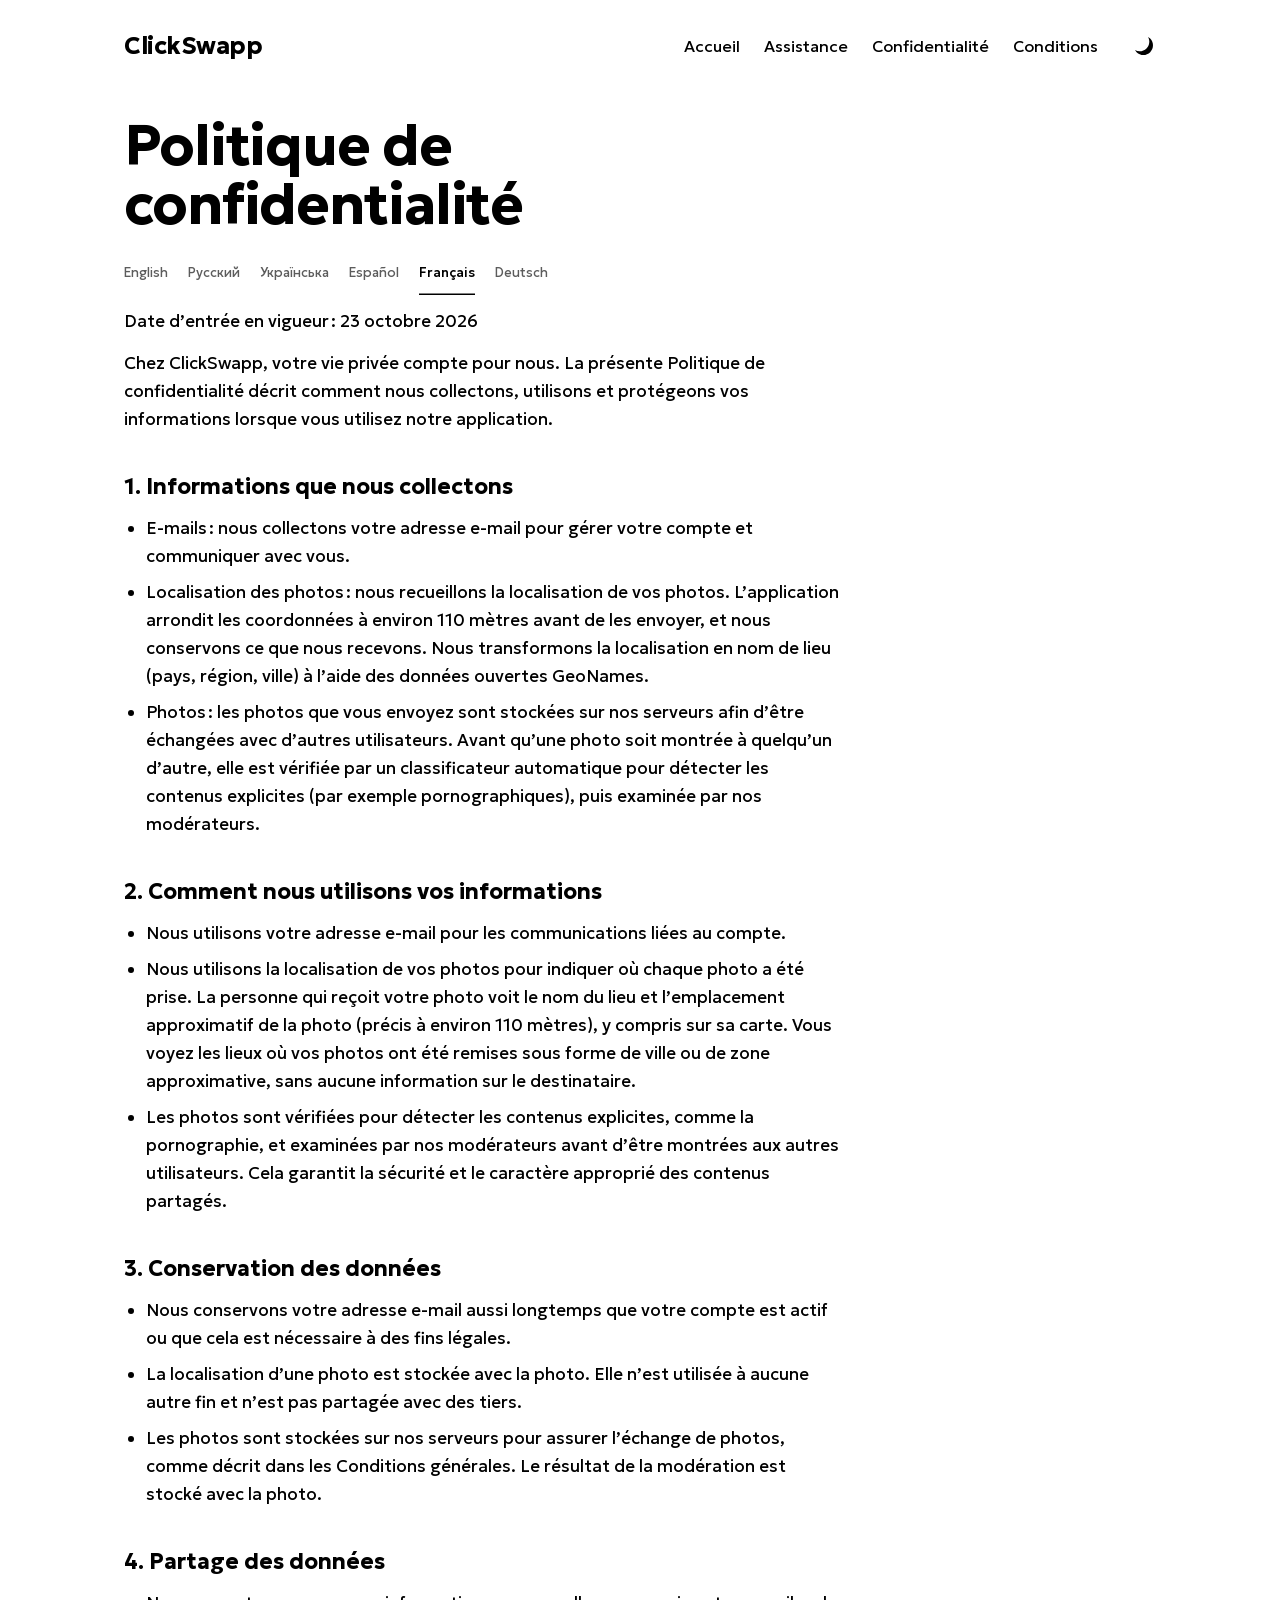
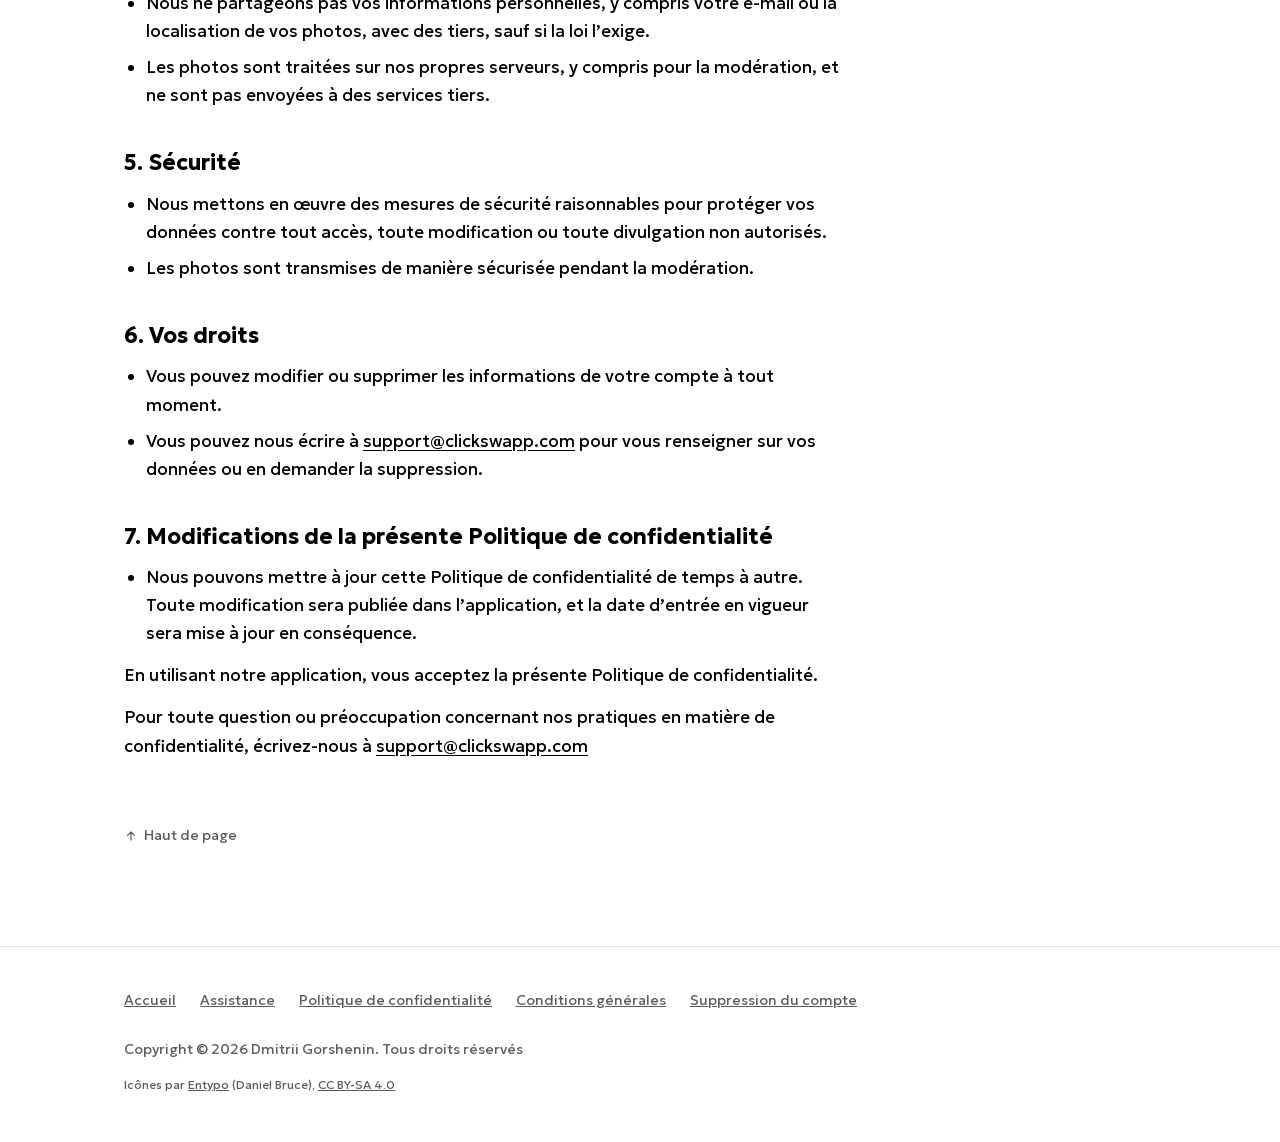
<file: fr/privacy.html>
<!doctype html>
<html lang="fr">
<head>
  <meta charset="utf-8" />
  <meta name="viewport" content="width=device-width, initial-scale=1" />
  <title>Politique de confidentialité de l’application ClickSwapp</title>
  <meta name="description" content="La Politique de confidentialité de ClickSwapp : quelles données l’application collecte, comment elles sont utilisées et comment en demander la suppression." />
  <link rel="canonical" href="https://clickswapp.com/fr/privacy" />
  <link rel="alternate" hreflang="en" href="https://clickswapp.com/privacy" />
  <link rel="alternate" hreflang="ru" href="https://clickswapp.com/ru/privacy" />
  <link rel="alternate" hreflang="uk" href="https://clickswapp.com/uk/privacy" />
  <link rel="alternate" hreflang="es" href="https://clickswapp.com/es/privacy" />
  <link rel="alternate" hreflang="fr" href="https://clickswapp.com/fr/privacy" />
  <link rel="alternate" hreflang="de" href="https://clickswapp.com/de/privacy" />
  <link rel="alternate" hreflang="x-default" href="https://clickswapp.com/privacy" />
  <meta property="og:type" content="website" />
  <meta property="og:site_name" content="ClickSwapp" />
  <meta property="og:locale" content="fr_FR" />
  <meta property="og:title" content="Politique de confidentialité de l’application ClickSwapp" />
  <meta property="og:description" content="La Politique de confidentialité de ClickSwapp : quelles données l’application collecte, comment elles sont utilisées et comment en demander la suppression." />
  <meta property="og:url" content="https://clickswapp.com/fr/privacy" />
  <meta property="og:image" content="https://clickswapp.com/og-image.jpg" />
  <meta name="twitter:card" content="summary_large_image" />
  <meta name="twitter:title" content="Politique de confidentialité de l’application ClickSwapp" />
  <meta name="twitter:description" content="La Politique de confidentialité de ClickSwapp : quelles données l’application collecte, comment elles sont utilisées et comment en demander la suppression." />
  <meta name="twitter:image" content="https://clickswapp.com/twitter-image.jpg" />
  <link rel="preload" href="/fonts/geologica-latin.woff2" as="font" type="font/woff2" crossorigin />
  <link rel="icon" type="image/svg+xml" href="/favicon.svg" />
  <link rel="stylesheet" href="/pages.css" />
  <script>try { var t = localStorage.getItem("theme"); if (t) document.documentElement.dataset.theme = t; } catch (e) {}</script>
  <script defer src="https://cloud.umami.is/script.js" data-website-id="c214baa2-c4b5-493e-8a87-87f9517d929d"></script>
</head>
<body>
  <header class="container">
    <div class="nav">
      <a class="nav__logo" href="/">ClickSwapp</a>
      <nav class="nav__links" aria-label="Site">
        <a href="/">Accueil</a>
        <a href="/support">Assistance</a>
        <a href="/fr/privacy">Confidentialité</a>
        <a href="/fr/terms">Conditions</a>
        <button class="theme-toggle" type="button" aria-label="Switch theme">
          <svg class="theme-toggle__sun" aria-hidden="true" viewBox="0 0 20 20"><path d="M19,9.199c-0.182,0-0.799,0-0.98,0c-0.553,0-1,0.359-1,0.801c0,0.441,0.447,0.799,1,0.799c0.182,0,0.799,0,0.98,0 c0.552,0,1-0.357,1-0.799C20,9.559,19.551,9.199,19,9.199z M10,4.5c-3.051,0-5.5,2.449-5.5,5.5c0,3.051,2.449,5.5,5.5,5.5 c3.05,0,5.5-2.449,5.5-5.5C15.5,6.949,13.049,4.5,10,4.5z M10,14c-2.211,0-4-1.791-4-4c0-2.211,1.789-4,4-4c2.209,0,4,1.789,4,4 C14,12.209,12.209,14,10,14z M3,10c0-0.441-0.449-0.801-1-0.801c-0.185,0-0.816,0-1,0c-0.553,0-1,0.359-1,0.801 c0,0.441,0.447,0.799,1,0.799c0.184,0,0.815,0,1,0C2.551,10.799,3,10.441,3,10z M10,3c0.441,0,0.799-0.447,0.799-1 c0-0.184,0-0.816,0-1c0-0.553-0.358-1-0.799-1C9.558,0,9.199,0.447,9.199,1c0,0.184,0,0.816,0,1C9.199,2.553,9.558,3,10,3z M10,17 c-0.442,0-0.801,0.447-0.801,1c0,0.184,0,0.816,0,1c0,0.553,0.359,1,0.801,1c0.441,0,0.799-0.447,0.799-1c0-0.184,0-0.816,0-1 C10.799,17.447,10.441,17,10,17z M17.365,3.766c0.391-0.391,0.454-0.961,0.142-1.273s-0.883-0.248-1.272,0.143 c-0.108,0.107-0.593,0.592-0.7,0.699c-0.391,0.391-0.454,0.961-0.142,1.273s0.883,0.248,1.273-0.143 C16.773,4.357,17.257,3.873,17.365,3.766z M3.334,15.533c-0.108,0.109-0.593,0.594-0.7,0.701c-0.391,0.391-0.454,0.959-0.142,1.271 s0.883,0.25,1.272-0.141c0.108-0.107,0.593-0.592,0.7-0.699c0.391-0.391,0.454-0.961,0.142-1.274S3.723,15.144,3.334,15.533z M3.765,2.635C3.375,2.244,2.804,2.18,2.492,2.492S2.244,3.375,2.633,3.766c0.108,0.107,0.593,0.592,0.7,0.699 c0.391,0.391,0.96,0.455,1.272,0.143s0.249-0.883-0.141-1.273C4.357,3.227,3.873,2.742,3.765,2.635z M15.534,16.666 c0.108,0.107,0.593,0.592,0.7,0.699c0.391,0.391,0.96,0.453,1.272,0.143c0.312-0.312,0.249-0.883-0.142-1.273 c-0.107-0.107-0.592-0.592-0.699-0.699c-0.391-0.391-0.961-0.455-1.274-0.143S15.143,16.275,15.534,16.666z"/></svg>
          <svg class="theme-toggle__moon" aria-hidden="true" viewBox="0 0 20 20"><path d="M13.719,1.8c0.686,0.385,1.332,0.867,1.916,1.449c3.42,3.422,3.42,8.966,0,12.386c-3.42,3.42-8.965,3.42-12.386,0 c-0.583-0.584-1.065-1.231-1.449-1.916c3.335,1.867,7.633,1.387,10.469-1.449C15.106,9.433,15.587,5.136,13.719,1.8z"/></svg>
        </button>
      </nav>
    </div>
  </header>

  <main class="container">
    <article class="doc">
      <h1>Politique de confidentialité</h1>
      <ul class="langs" aria-label="Langue">
        <li><a href="/privacy" hreflang="en" lang="en">English</a></li>
        <li><a href="/ru/privacy" hreflang="ru" lang="ru">Русский</a></li>
        <li><a href="/uk/privacy" hreflang="uk" lang="uk">Українська</a></li>
        <li><a href="/es/privacy" hreflang="es" lang="es">Español</a></li>
        <li><span aria-current="page">Français</span></li>
        <li><a href="/de/privacy" hreflang="de" lang="de">Deutsch</a></li>
      </ul>
      <p>Date d’entrée en vigueur : 23 octobre 2026</p>
      <p>Chez ClickSwapp, votre vie privée compte pour nous. La présente Politique de confidentialité décrit comment nous collectons, utilisons et protégeons vos informations lorsque vous utilisez notre application.</p>

      <h2>1. Informations que nous collectons</h2>
      <ul>
          <li>E-mails : nous collectons votre adresse e-mail pour gérer votre compte et communiquer avec vous.</li>
          <li>Localisation des photos : nous recueillons la localisation de vos photos. L’application arrondit les coordonnées à environ 110 mètres avant de les envoyer, et nous conservons ce que nous recevons. Nous transformons la localisation en nom de lieu (pays, région, ville) à l’aide des données ouvertes GeoNames.</li>
          <li>Photos : les photos que vous envoyez sont stockées sur nos serveurs afin d’être échangées avec d’autres utilisateurs. Avant qu’une photo soit montrée à quelqu’un d’autre, elle est vérifiée par un classificateur automatique pour détecter les contenus explicites (par exemple pornographiques), puis examinée par nos modérateurs.</li>
      </ul>

      <h2>2. Comment nous utilisons vos informations</h2>
      <ul>
          <li>Nous utilisons votre adresse e-mail pour les communications liées au compte.</li>
          <li>Nous utilisons la localisation de vos photos pour indiquer où chaque photo a été prise. La personne qui reçoit votre photo voit le nom du lieu et l’emplacement approximatif de la photo (précis à environ 110 mètres), y compris sur sa carte. Vous voyez les lieux où vos photos ont été remises sous forme de ville ou de zone approximative, sans aucune information sur le destinataire.</li>
          <li>Les photos sont vérifiées pour détecter les contenus explicites, comme la pornographie, et examinées par nos modérateurs avant d’être montrées aux autres utilisateurs. Cela garantit la sécurité et le caractère approprié des contenus partagés.</li>
      </ul>

      <h2>3. Conservation des données</h2>
      <ul>
          <li>Nous conservons votre adresse e-mail aussi longtemps que votre compte est actif ou que cela est nécessaire à des fins légales.</li>
          <li>La localisation d’une photo est stockée avec la photo. Elle n’est utilisée à aucune autre fin et n’est pas partagée avec des tiers.</li>
          <li>Les photos sont stockées sur nos serveurs pour assurer l’échange de photos, comme décrit dans les Conditions générales. Le résultat de la modération est stocké avec la photo.</li>
      </ul>

      <h2>4. Partage des données</h2>
      <ul>
          <li>Nous ne partageons pas vos informations personnelles, y compris votre e-mail ou la localisation de vos photos, avec des tiers, sauf si la loi l’exige.</li>
          <li>Les photos sont traitées sur nos propres serveurs, y compris pour la modération, et ne sont pas envoyées à des services tiers.</li>
      </ul>

      <h2>5. Sécurité</h2>
      <ul>
          <li>Nous mettons en œuvre des mesures de sécurité raisonnables pour protéger vos données contre tout accès, toute modification ou toute divulgation non autorisés.</li>
          <li>Les photos sont transmises de manière sécurisée pendant la modération.</li>
      </ul>

      <h2>6. Vos droits</h2>
      <ul>
          <li>Vous pouvez modifier ou supprimer les informations de votre compte à tout moment.</li>
          <li>Vous pouvez nous écrire à <a href="mailto:support@clickswapp.com">support@clickswapp.com</a> pour vous renseigner sur vos données ou en demander la suppression.</li>
      </ul>

      <h2>7. Modifications de la présente Politique de confidentialité</h2>
      <ul>
          <li>Nous pouvons mettre à jour cette Politique de confidentialité de temps à autre. Toute modification sera publiée dans l’application, et la date d’entrée en vigueur sera mise à jour en conséquence.</li>
      </ul>
      <p>En utilisant notre application, vous acceptez la présente Politique de confidentialité.</p>
      <p>Pour toute question ou préoccupation concernant nos pratiques en matière de confidentialité, écrivez-nous à <a href="mailto:support@clickswapp.com">support@clickswapp.com</a></p>
      <a class="to-top" href="#top">
        <svg aria-hidden="true" width="18" height="18" viewBox="0 0 24 24" fill="none" stroke="currentColor" stroke-width="2" stroke-linecap="round" stroke-linejoin="round"><path d="M12 19V5M6 11l6-6 6 6"></path></svg>
        Haut de page
      </a>
    </article>
  </main>

  <footer class="footer">
    <div class="container">
      <nav aria-label="Footer">
        <a href="/">Accueil</a>
        <a href="/support">Assistance</a>
        <a href="/fr/privacy">Politique de confidentialité</a>
        <a href="/fr/terms">Conditions générales</a>
        <a href="/account-deletion">Suppression du compte</a>
      </nav>
      <span>Copyright © 2026 Dmitrii Gorshenin. Tous droits réservés</span>
      <span class="footer__credit">Icônes par <a href="http://www.entypo.com/">Entypo</a> (Daniel Bruce), <a href="https://creativecommons.org/licenses/by-sa/4.0/">CC BY-SA 4.0</a></span>
    </div>
  </footer>
  <script src="/pages.js"></script>
</body>
</html>
</file>
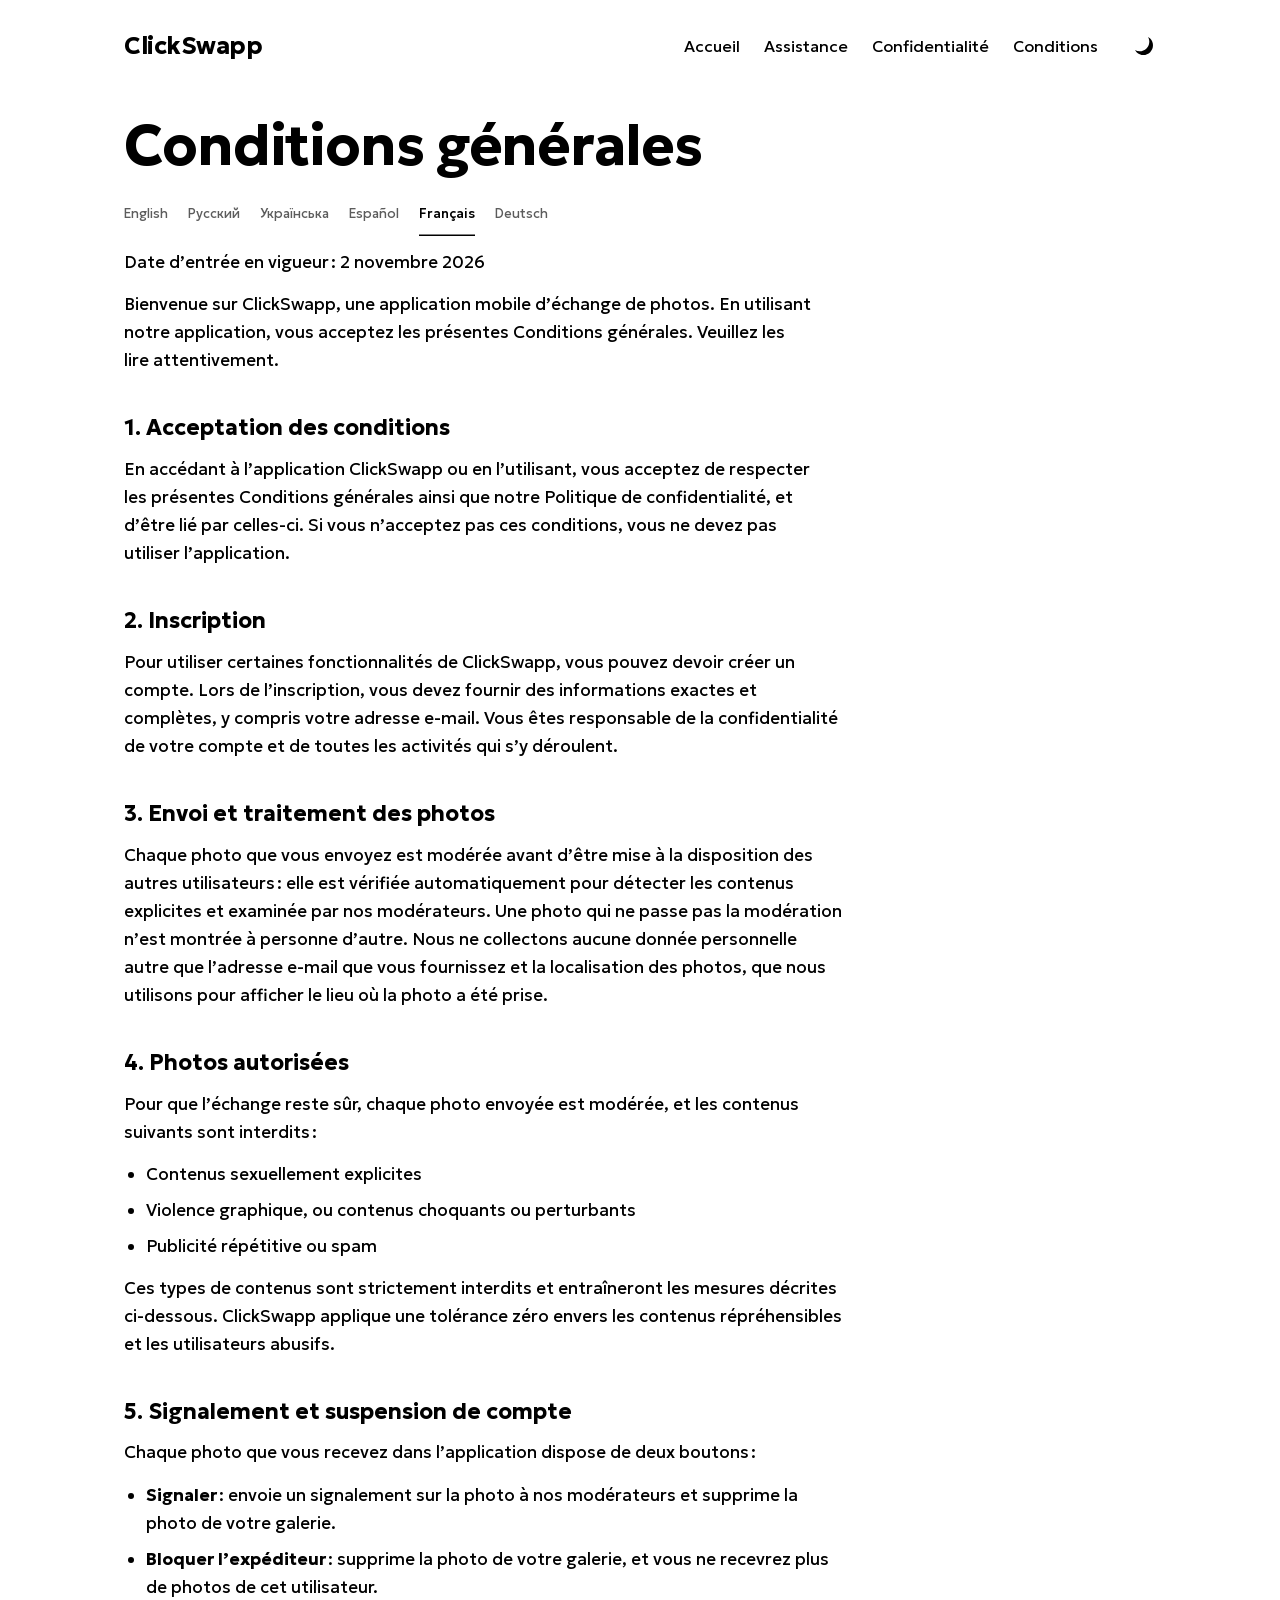
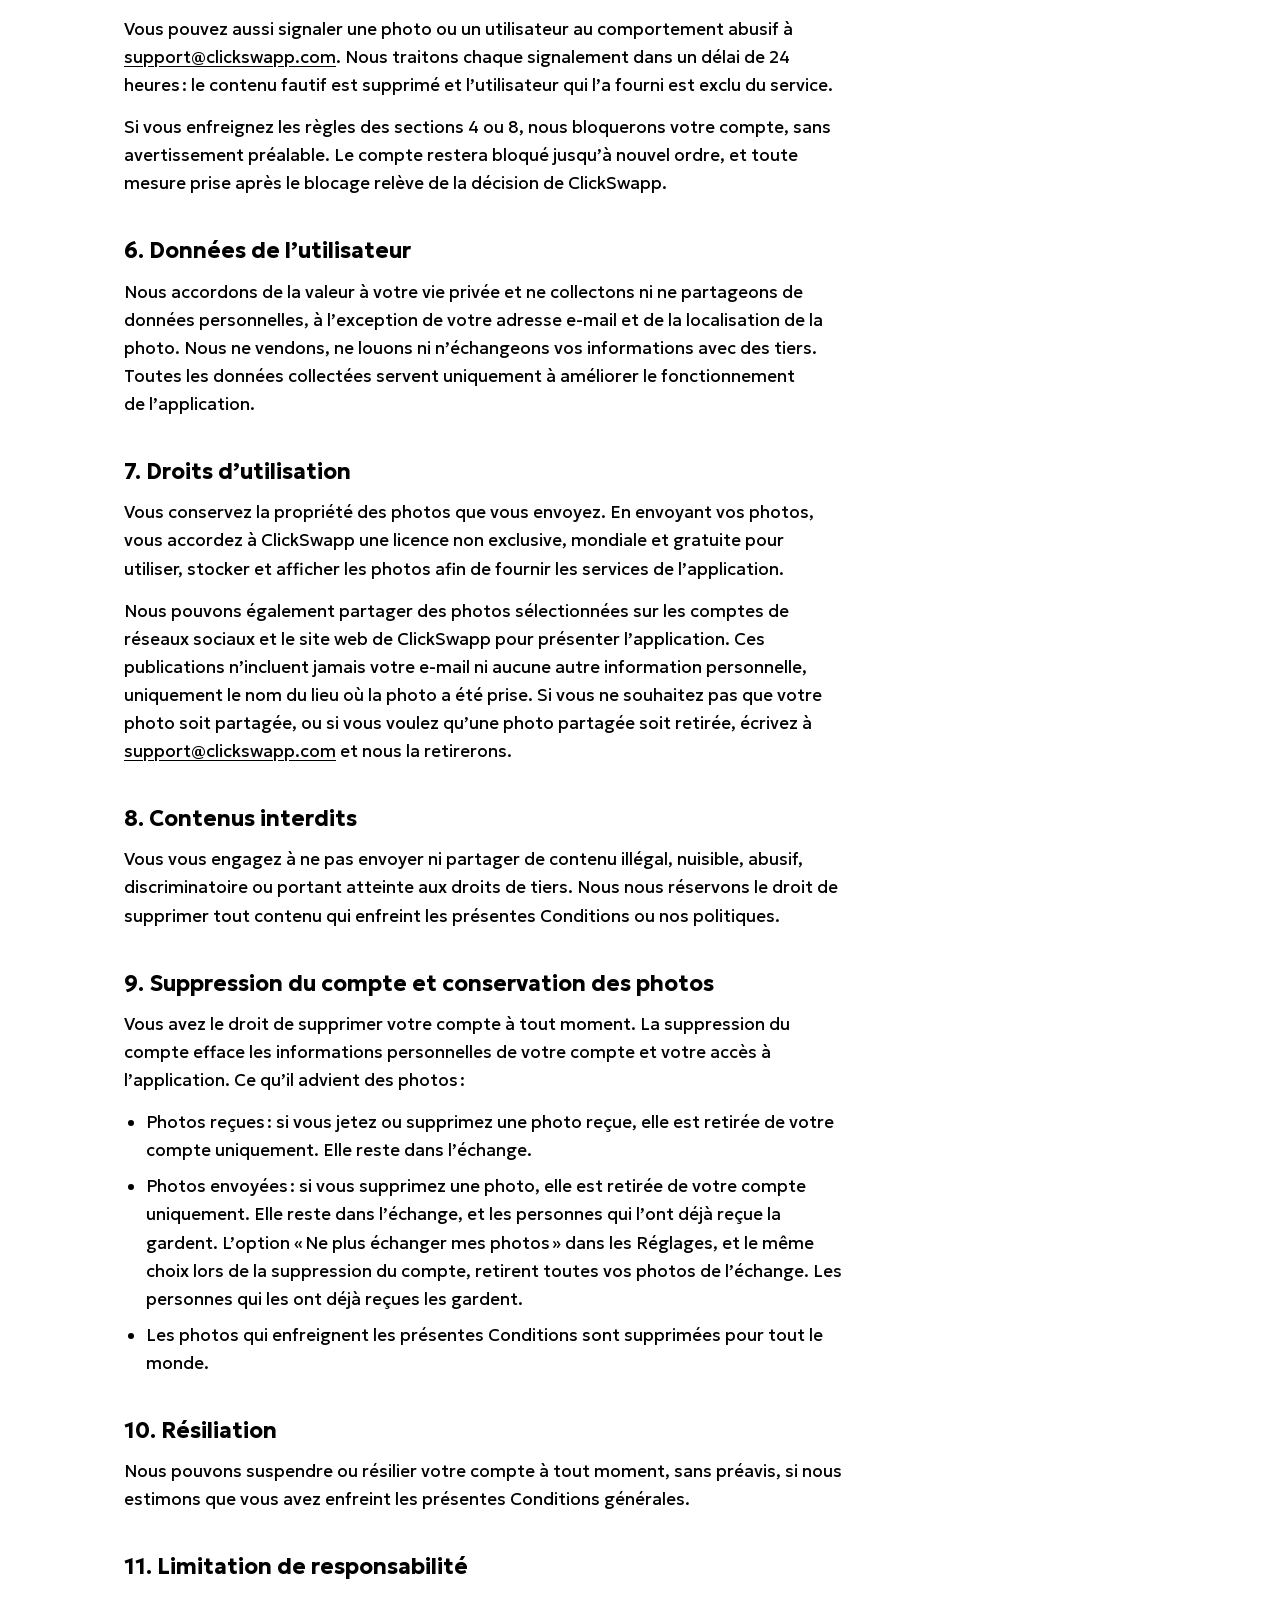
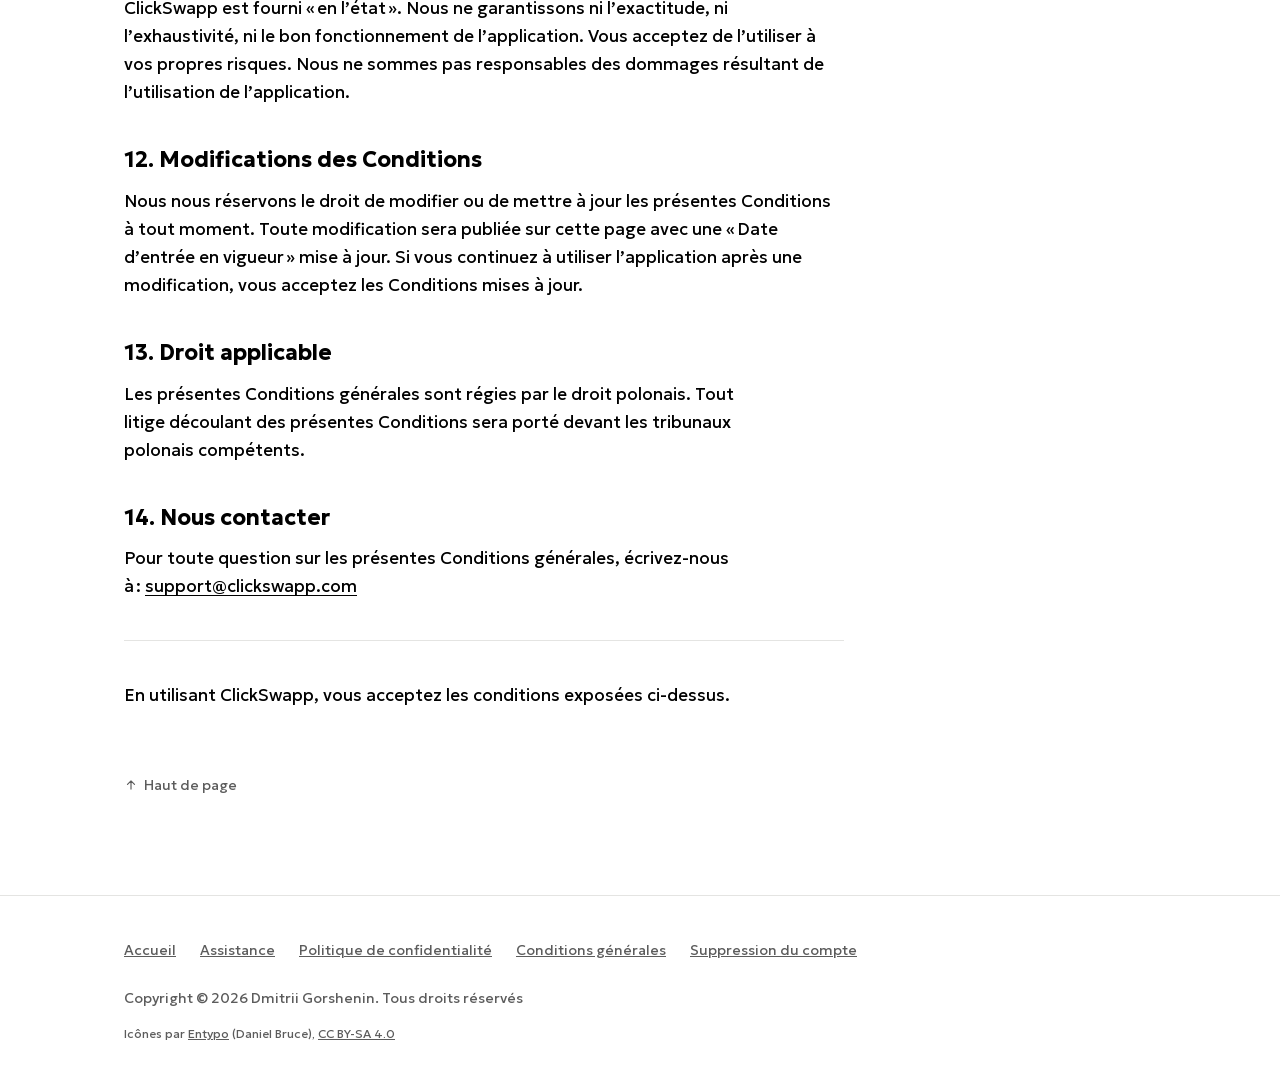
<file: fr/terms.html>
<!doctype html>
<html lang="fr">
<head>
  <meta charset="utf-8" />
  <meta name="viewport" content="width=device-width, initial-scale=1" />
  <title>Conditions générales de l’application ClickSwapp</title>
  <meta name="description" content="Les Conditions générales de ClickSwapp : règles d’utilisation de l’application, modération, signalement, droits d’utilisation et suppression du compte." />
  <link rel="canonical" href="https://clickswapp.com/fr/terms" />
  <link rel="alternate" hreflang="en" href="https://clickswapp.com/terms" />
  <link rel="alternate" hreflang="ru" href="https://clickswapp.com/ru/terms" />
  <link rel="alternate" hreflang="uk" href="https://clickswapp.com/uk/terms" />
  <link rel="alternate" hreflang="es" href="https://clickswapp.com/es/terms" />
  <link rel="alternate" hreflang="fr" href="https://clickswapp.com/fr/terms" />
  <link rel="alternate" hreflang="de" href="https://clickswapp.com/de/terms" />
  <link rel="alternate" hreflang="x-default" href="https://clickswapp.com/terms" />
  <meta property="og:type" content="website" />
  <meta property="og:site_name" content="ClickSwapp" />
  <meta property="og:locale" content="fr_FR" />
  <meta property="og:title" content="Conditions générales de l’application ClickSwapp" />
  <meta property="og:description" content="Les Conditions générales de ClickSwapp : règles d’utilisation de l’application, modération, signalement, droits d’utilisation et suppression du compte." />
  <meta property="og:url" content="https://clickswapp.com/fr/terms" />
  <meta property="og:image" content="https://clickswapp.com/og-image.jpg" />
  <meta name="twitter:card" content="summary_large_image" />
  <meta name="twitter:title" content="Conditions générales de l’application ClickSwapp" />
  <meta name="twitter:description" content="Les Conditions générales de ClickSwapp : règles d’utilisation de l’application, modération, signalement, droits d’utilisation et suppression du compte." />
  <meta name="twitter:image" content="https://clickswapp.com/twitter-image.jpg" />
  <link rel="preload" href="/fonts/geologica-latin.woff2" as="font" type="font/woff2" crossorigin />
  <link rel="icon" type="image/svg+xml" href="/favicon.svg" />
  <link rel="stylesheet" href="/pages.css" />
  <script>try { var t = localStorage.getItem("theme"); if (t) document.documentElement.dataset.theme = t; } catch (e) {}</script>
  <script defer src="https://cloud.umami.is/script.js" data-website-id="c214baa2-c4b5-493e-8a87-87f9517d929d"></script>
</head>
<body>
  <header class="container">
    <div class="nav">
      <a class="nav__logo" href="/">ClickSwapp</a>
      <nav class="nav__links" aria-label="Site">
        <a href="/">Accueil</a>
        <a href="/support">Assistance</a>
        <a href="/fr/privacy">Confidentialité</a>
        <a href="/fr/terms">Conditions</a>
        <button class="theme-toggle" type="button" aria-label="Switch theme">
          <svg class="theme-toggle__sun" aria-hidden="true" viewBox="0 0 20 20"><path d="M19,9.199c-0.182,0-0.799,0-0.98,0c-0.553,0-1,0.359-1,0.801c0,0.441,0.447,0.799,1,0.799c0.182,0,0.799,0,0.98,0 c0.552,0,1-0.357,1-0.799C20,9.559,19.551,9.199,19,9.199z M10,4.5c-3.051,0-5.5,2.449-5.5,5.5c0,3.051,2.449,5.5,5.5,5.5 c3.05,0,5.5-2.449,5.5-5.5C15.5,6.949,13.049,4.5,10,4.5z M10,14c-2.211,0-4-1.791-4-4c0-2.211,1.789-4,4-4c2.209,0,4,1.789,4,4 C14,12.209,12.209,14,10,14z M3,10c0-0.441-0.449-0.801-1-0.801c-0.185,0-0.816,0-1,0c-0.553,0-1,0.359-1,0.801 c0,0.441,0.447,0.799,1,0.799c0.184,0,0.815,0,1,0C2.551,10.799,3,10.441,3,10z M10,3c0.441,0,0.799-0.447,0.799-1 c0-0.184,0-0.816,0-1c0-0.553-0.358-1-0.799-1C9.558,0,9.199,0.447,9.199,1c0,0.184,0,0.816,0,1C9.199,2.553,9.558,3,10,3z M10,17 c-0.442,0-0.801,0.447-0.801,1c0,0.184,0,0.816,0,1c0,0.553,0.359,1,0.801,1c0.441,0,0.799-0.447,0.799-1c0-0.184,0-0.816,0-1 C10.799,17.447,10.441,17,10,17z M17.365,3.766c0.391-0.391,0.454-0.961,0.142-1.273s-0.883-0.248-1.272,0.143 c-0.108,0.107-0.593,0.592-0.7,0.699c-0.391,0.391-0.454,0.961-0.142,1.273s0.883,0.248,1.273-0.143 C16.773,4.357,17.257,3.873,17.365,3.766z M3.334,15.533c-0.108,0.109-0.593,0.594-0.7,0.701c-0.391,0.391-0.454,0.959-0.142,1.271 s0.883,0.25,1.272-0.141c0.108-0.107,0.593-0.592,0.7-0.699c0.391-0.391,0.454-0.961,0.142-1.274S3.723,15.144,3.334,15.533z M3.765,2.635C3.375,2.244,2.804,2.18,2.492,2.492S2.244,3.375,2.633,3.766c0.108,0.107,0.593,0.592,0.7,0.699 c0.391,0.391,0.96,0.455,1.272,0.143s0.249-0.883-0.141-1.273C4.357,3.227,3.873,2.742,3.765,2.635z M15.534,16.666 c0.108,0.107,0.593,0.592,0.7,0.699c0.391,0.391,0.96,0.453,1.272,0.143c0.312-0.312,0.249-0.883-0.142-1.273 c-0.107-0.107-0.592-0.592-0.699-0.699c-0.391-0.391-0.961-0.455-1.274-0.143S15.143,16.275,15.534,16.666z"/></svg>
          <svg class="theme-toggle__moon" aria-hidden="true" viewBox="0 0 20 20"><path d="M13.719,1.8c0.686,0.385,1.332,0.867,1.916,1.449c3.42,3.422,3.42,8.966,0,12.386c-3.42,3.42-8.965,3.42-12.386,0 c-0.583-0.584-1.065-1.231-1.449-1.916c3.335,1.867,7.633,1.387,10.469-1.449C15.106,9.433,15.587,5.136,13.719,1.8z"/></svg>
        </button>
      </nav>
    </div>
  </header>

  <main class="container">
    <article class="doc">
      <h1>Conditions générales</h1>
      <ul class="langs" aria-label="Langue">
        <li><a href="/terms" hreflang="en" lang="en">English</a></li>
        <li><a href="/ru/terms" hreflang="ru" lang="ru">Русский</a></li>
        <li><a href="/uk/terms" hreflang="uk" lang="uk">Українська</a></li>
        <li><a href="/es/terms" hreflang="es" lang="es">Español</a></li>
        <li><span aria-current="page">Français</span></li>
        <li><a href="/de/terms" hreflang="de" lang="de">Deutsch</a></li>
      </ul>
      <p>Date d’entrée en vigueur : 2 novembre 2026</p>
      <p>Bienvenue sur ClickSwapp, une application mobile d’échange de photos. En utilisant notre application, vous acceptez les présentes Conditions générales. Veuillez les lire attentivement.</p>

      <h2>1. Acceptation des conditions</h2>
      <p>En accédant à l’application ClickSwapp ou en l’utilisant, vous acceptez de respecter les présentes Conditions générales ainsi que notre Politique de confidentialité, et d’être lié par celles-ci. Si vous n’acceptez pas ces conditions, vous ne devez pas utiliser l’application.</p>

      <h2>2. Inscription</h2>
      <p>Pour utiliser certaines fonctionnalités de ClickSwapp, vous pouvez devoir créer un compte. Lors de l’inscription, vous devez fournir des informations exactes et complètes, y compris votre adresse e-mail. Vous êtes responsable de la confidentialité de votre compte et de toutes les activités qui s’y déroulent.</p>

      <h2>3. Envoi et traitement des photos</h2>
      <p>Chaque photo que vous envoyez est modérée avant d’être mise à la disposition des autres utilisateurs : elle est vérifiée automatiquement pour détecter les contenus explicites et examinée par nos modérateurs. Une photo qui ne passe pas la modération n’est montrée à personne d’autre. Nous ne collectons aucune donnée personnelle autre que l’adresse e-mail que vous fournissez et la localisation des photos, que nous utilisons pour afficher le lieu où la photo a été prise.</p>

      <h2>4. Photos autorisées</h2>
      <p>Pour que l’échange reste sûr, chaque photo envoyée est modérée, et les contenus suivants sont interdits :</p>
      <ul>
          <li>Contenus sexuellement explicites</li>
          <li>Violence graphique, ou contenus choquants ou perturbants</li>
          <li>Publicité répétitive ou spam</li>
      </ul>
      <p>Ces types de contenus sont strictement interdits et entraîneront les mesures décrites ci-dessous. ClickSwapp applique une tolérance zéro envers les contenus répréhensibles et les utilisateurs abusifs.</p>

      <h2>5. Signalement et suspension de compte</h2>
      <p>Chaque photo que vous recevez dans l’application dispose de deux boutons :</p>
      <ul>
          <li><b>Signaler</b> : envoie un signalement sur la photo à nos modérateurs et supprime la photo de votre galerie.</li>
          <li><b>Bloquer l’expéditeur</b> : supprime la photo de votre galerie, et vous ne recevrez plus de photos de cet utilisateur.</li>
      </ul>
      <p>Vous pouvez aussi signaler une photo ou un utilisateur au comportement abusif à <a href="mailto:support@clickswapp.com">support@clickswapp.com</a>. Nous traitons chaque signalement dans un délai de 24 heures : le contenu fautif est supprimé et l’utilisateur qui l’a fourni est exclu du service.</p>
      <p>Si vous enfreignez les règles des sections 4 ou 8, nous bloquerons votre compte, sans avertissement préalable. Le compte restera bloqué jusqu’à nouvel ordre, et toute mesure prise après le blocage relève de la décision de ClickSwapp.</p>

      <h2>6. Données de l’utilisateur</h2>
      <p>Nous accordons de la valeur à votre vie privée et ne collectons ni ne partageons de données personnelles, à l’exception de votre adresse e-mail et de la localisation de la photo. Nous ne vendons, ne louons ni n’échangeons vos informations avec des tiers. Toutes les données collectées servent uniquement à améliorer le fonctionnement de l’application.</p>

      <h2>7. Droits d’utilisation</h2>
      <p>Vous conservez la propriété des photos que vous envoyez. En envoyant vos photos, vous accordez à ClickSwapp une licence non exclusive, mondiale et gratuite pour utiliser, stocker et afficher les photos afin de fournir les services de l’application.</p>
      <p>Nous pouvons également partager des photos sélectionnées sur les comptes de réseaux sociaux et le site web de ClickSwapp pour présenter l’application. Ces publications n’incluent jamais votre e-mail ni aucune autre information personnelle, uniquement le nom du lieu où la photo a été prise. Si vous ne souhaitez pas que votre photo soit partagée, ou si vous voulez qu’une photo partagée soit retirée, écrivez à <a href="mailto:support@clickswapp.com">support@clickswapp.com</a> et nous la retirerons.</p>

      <h2>8. Contenus interdits</h2>
      <p>Vous vous engagez à ne pas envoyer ni partager de contenu illégal, nuisible, abusif, discriminatoire ou portant atteinte aux droits de tiers. Nous nous réservons le droit de supprimer tout contenu qui enfreint les présentes Conditions ou nos politiques.</p>

      <h2>9. Suppression du compte et conservation des photos</h2>
      <p>Vous avez le droit de supprimer votre compte à tout moment. La suppression du compte efface les informations personnelles de votre compte et votre accès à l’application. Ce qu’il advient des photos :</p>
      <ul>
          <li>Photos reçues : si vous jetez ou supprimez une photo reçue, elle est retirée de votre compte uniquement. Elle reste dans l’échange.</li>
          <li>Photos envoyées : si vous supprimez une photo, elle est retirée de votre compte uniquement. Elle reste dans l’échange, et les personnes qui l’ont déjà reçue la gardent. L’option « Ne plus échanger mes photos » dans les Réglages, et le même choix lors de la suppression du compte, retirent toutes vos photos de l’échange. Les personnes qui les ont déjà reçues les gardent.</li>
          <li>Les photos qui enfreignent les présentes Conditions sont supprimées pour tout le monde.</li>
      </ul>

      <h2>10. Résiliation</h2>
      <p>Nous pouvons suspendre ou résilier votre compte à tout moment, sans préavis, si nous estimons que vous avez enfreint les présentes Conditions générales.</p>

      <h2>11. Limitation de responsabilité</h2>
      <p>ClickSwapp est fourni « en l’état ». Nous ne garantissons ni l’exactitude, ni l’exhaustivité, ni le bon fonctionnement de l’application. Vous acceptez de l’utiliser à vos propres risques. Nous ne sommes pas responsables des dommages résultant de l’utilisation de l’application.</p>

      <h2>12. Modifications des Conditions</h2>
      <p>Nous nous réservons le droit de modifier ou de mettre à jour les présentes Conditions à tout moment. Toute modification sera publiée sur cette page avec une « Date d’entrée en vigueur » mise à jour. Si vous continuez à utiliser l’application après une modification, vous acceptez les Conditions mises à jour.</p>

      <h2>13. Droit applicable</h2>
      <p>Les présentes Conditions générales sont régies par le droit polonais. Tout litige découlant des présentes Conditions sera porté devant les tribunaux polonais compétents.</p>

      <h2>14. Nous contacter</h2>
      <p>Pour toute question sur les présentes Conditions générales, écrivez-nous à : <a href="mailto:support@clickswapp.com">support@clickswapp.com</a></p>
      <hr />

      <p>En utilisant ClickSwapp, vous acceptez les conditions exposées ci-dessus.</p>
      <a class="to-top" href="#top">
        <svg aria-hidden="true" width="18" height="18" viewBox="0 0 24 24" fill="none" stroke="currentColor" stroke-width="2" stroke-linecap="round" stroke-linejoin="round"><path d="M12 19V5M6 11l6-6 6 6"></path></svg>
        Haut de page
      </a>
    </article>
  </main>

  <footer class="footer">
    <div class="container">
      <nav aria-label="Footer">
        <a href="/">Accueil</a>
        <a href="/support">Assistance</a>
        <a href="/fr/privacy">Politique de confidentialité</a>
        <a href="/fr/terms">Conditions générales</a>
        <a href="/account-deletion">Suppression du compte</a>
      </nav>
      <span>Copyright © 2026 Dmitrii Gorshenin. Tous droits réservés</span>
      <span class="footer__credit">Icônes par <a href="http://www.entypo.com/">Entypo</a> (Daniel Bruce), <a href="https://creativecommons.org/licenses/by-sa/4.0/">CC BY-SA 4.0</a></span>
    </div>
  </footer>
  <script src="/pages.js"></script>
</body>
</html>
</file>
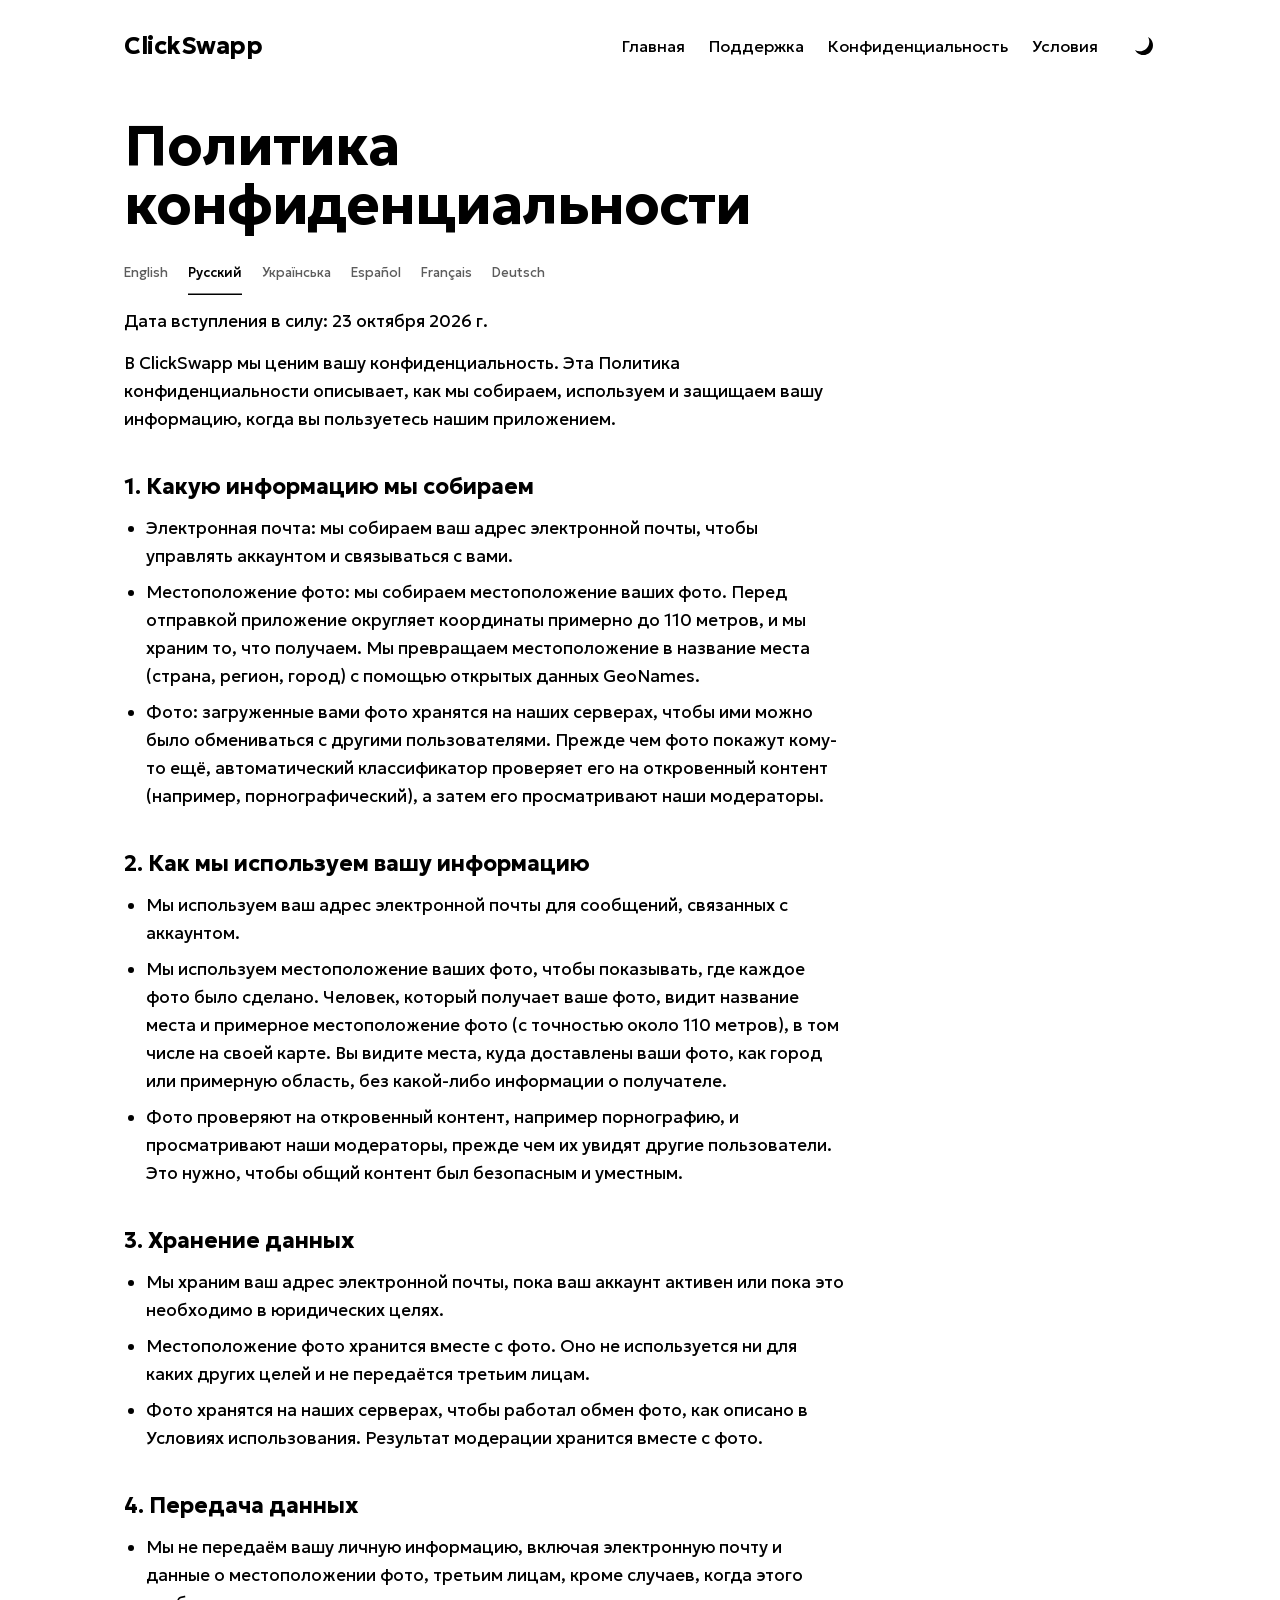
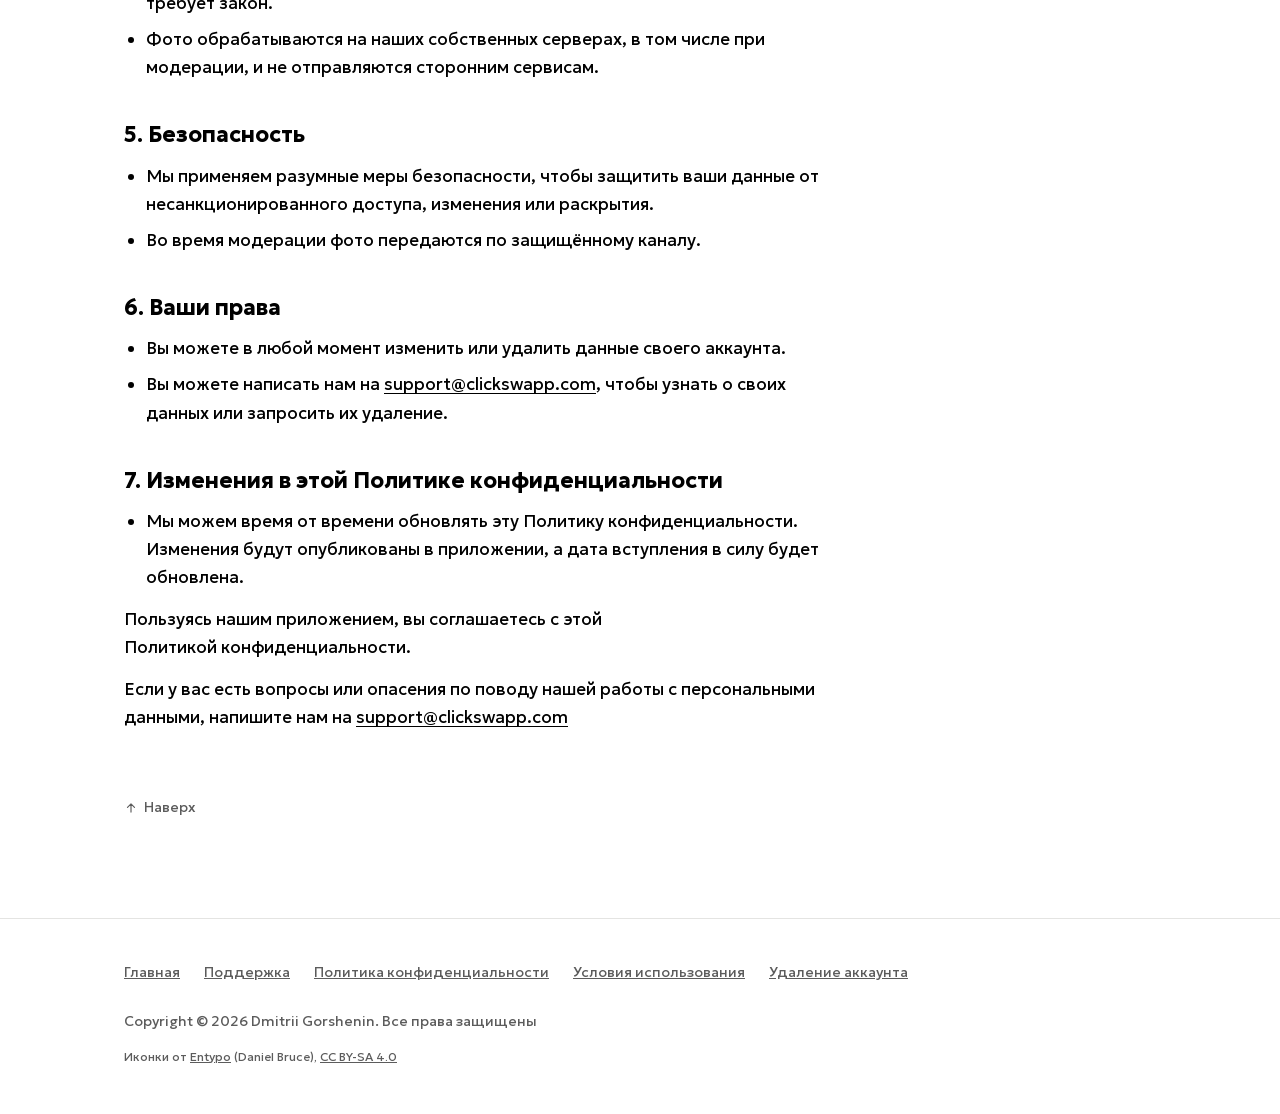
<file: ru/privacy.html>
<!doctype html>
<html lang="ru">
<head>
  <meta charset="utf-8" />
  <meta name="viewport" content="width=device-width, initial-scale=1" />
  <title>Политика конфиденциальности приложения ClickSwapp</title>
  <meta name="description" content="Политика конфиденциальности ClickSwapp: какие данные собирает приложение, как они используются и как запросить их удаление." />
  <link rel="canonical" href="https://clickswapp.com/ru/privacy" />
  <link rel="alternate" hreflang="en" href="https://clickswapp.com/privacy" />
  <link rel="alternate" hreflang="ru" href="https://clickswapp.com/ru/privacy" />
  <link rel="alternate" hreflang="uk" href="https://clickswapp.com/uk/privacy" />
  <link rel="alternate" hreflang="es" href="https://clickswapp.com/es/privacy" />
  <link rel="alternate" hreflang="fr" href="https://clickswapp.com/fr/privacy" />
  <link rel="alternate" hreflang="de" href="https://clickswapp.com/de/privacy" />
  <link rel="alternate" hreflang="x-default" href="https://clickswapp.com/privacy" />
  <meta property="og:type" content="website" />
  <meta property="og:site_name" content="ClickSwapp" />
  <meta property="og:locale" content="ru_RU" />
  <meta property="og:title" content="Политика конфиденциальности приложения ClickSwapp" />
  <meta property="og:description" content="Политика конфиденциальности ClickSwapp: какие данные собирает приложение, как они используются и как запросить их удаление." />
  <meta property="og:url" content="https://clickswapp.com/ru/privacy" />
  <meta property="og:image" content="https://clickswapp.com/og-image.jpg" />
  <meta name="twitter:card" content="summary_large_image" />
  <meta name="twitter:title" content="Политика конфиденциальности приложения ClickSwapp" />
  <meta name="twitter:description" content="Политика конфиденциальности ClickSwapp: какие данные собирает приложение, как они используются и как запросить их удаление." />
  <meta name="twitter:image" content="https://clickswapp.com/twitter-image.jpg" />
  <link rel="preload" href="/fonts/geologica-cyrillic.woff2" as="font" type="font/woff2" crossorigin />
  <link rel="icon" type="image/svg+xml" href="/favicon.svg" />
  <link rel="stylesheet" href="/pages.css" />
  <script>try { var t = localStorage.getItem("theme"); if (t) document.documentElement.dataset.theme = t; } catch (e) {}</script>
  <script defer src="https://cloud.umami.is/script.js" data-website-id="c214baa2-c4b5-493e-8a87-87f9517d929d"></script>
</head>
<body>
  <header class="container">
    <div class="nav">
      <a class="nav__logo" href="/">ClickSwapp</a>
      <nav class="nav__links" aria-label="Site">
        <a href="/">Главная</a>
        <a href="/support">Поддержка</a>
        <a href="/ru/privacy">Конфиденциальность</a>
        <a href="/ru/terms">Условия</a>
        <button class="theme-toggle" type="button" aria-label="Switch theme">
          <svg class="theme-toggle__sun" aria-hidden="true" viewBox="0 0 20 20"><path d="M19,9.199c-0.182,0-0.799,0-0.98,0c-0.553,0-1,0.359-1,0.801c0,0.441,0.447,0.799,1,0.799c0.182,0,0.799,0,0.98,0 c0.552,0,1-0.357,1-0.799C20,9.559,19.551,9.199,19,9.199z M10,4.5c-3.051,0-5.5,2.449-5.5,5.5c0,3.051,2.449,5.5,5.5,5.5 c3.05,0,5.5-2.449,5.5-5.5C15.5,6.949,13.049,4.5,10,4.5z M10,14c-2.211,0-4-1.791-4-4c0-2.211,1.789-4,4-4c2.209,0,4,1.789,4,4 C14,12.209,12.209,14,10,14z M3,10c0-0.441-0.449-0.801-1-0.801c-0.185,0-0.816,0-1,0c-0.553,0-1,0.359-1,0.801 c0,0.441,0.447,0.799,1,0.799c0.184,0,0.815,0,1,0C2.551,10.799,3,10.441,3,10z M10,3c0.441,0,0.799-0.447,0.799-1 c0-0.184,0-0.816,0-1c0-0.553-0.358-1-0.799-1C9.558,0,9.199,0.447,9.199,1c0,0.184,0,0.816,0,1C9.199,2.553,9.558,3,10,3z M10,17 c-0.442,0-0.801,0.447-0.801,1c0,0.184,0,0.816,0,1c0,0.553,0.359,1,0.801,1c0.441,0,0.799-0.447,0.799-1c0-0.184,0-0.816,0-1 C10.799,17.447,10.441,17,10,17z M17.365,3.766c0.391-0.391,0.454-0.961,0.142-1.273s-0.883-0.248-1.272,0.143 c-0.108,0.107-0.593,0.592-0.7,0.699c-0.391,0.391-0.454,0.961-0.142,1.273s0.883,0.248,1.273-0.143 C16.773,4.357,17.257,3.873,17.365,3.766z M3.334,15.533c-0.108,0.109-0.593,0.594-0.7,0.701c-0.391,0.391-0.454,0.959-0.142,1.271 s0.883,0.25,1.272-0.141c0.108-0.107,0.593-0.592,0.7-0.699c0.391-0.391,0.454-0.961,0.142-1.274S3.723,15.144,3.334,15.533z M3.765,2.635C3.375,2.244,2.804,2.18,2.492,2.492S2.244,3.375,2.633,3.766c0.108,0.107,0.593,0.592,0.7,0.699 c0.391,0.391,0.96,0.455,1.272,0.143s0.249-0.883-0.141-1.273C4.357,3.227,3.873,2.742,3.765,2.635z M15.534,16.666 c0.108,0.107,0.593,0.592,0.7,0.699c0.391,0.391,0.96,0.453,1.272,0.143c0.312-0.312,0.249-0.883-0.142-1.273 c-0.107-0.107-0.592-0.592-0.699-0.699c-0.391-0.391-0.961-0.455-1.274-0.143S15.143,16.275,15.534,16.666z"/></svg>
          <svg class="theme-toggle__moon" aria-hidden="true" viewBox="0 0 20 20"><path d="M13.719,1.8c0.686,0.385,1.332,0.867,1.916,1.449c3.42,3.422,3.42,8.966,0,12.386c-3.42,3.42-8.965,3.42-12.386,0 c-0.583-0.584-1.065-1.231-1.449-1.916c3.335,1.867,7.633,1.387,10.469-1.449C15.106,9.433,15.587,5.136,13.719,1.8z"/></svg>
        </button>
      </nav>
    </div>
  </header>

  <main class="container">
    <article class="doc">
      <h1>Политика конфиденциальности</h1>
      <ul class="langs" aria-label="Язык">
        <li><a href="/privacy" hreflang="en" lang="en">English</a></li>
        <li><span aria-current="page">Русский</span></li>
        <li><a href="/uk/privacy" hreflang="uk" lang="uk">Українська</a></li>
        <li><a href="/es/privacy" hreflang="es" lang="es">Español</a></li>
        <li><a href="/fr/privacy" hreflang="fr" lang="fr">Français</a></li>
        <li><a href="/de/privacy" hreflang="de" lang="de">Deutsch</a></li>
      </ul>
      <p>Дата вступления в силу: 23 октября 2026&nbsp;г.</p>
      <p>В ClickSwapp мы ценим вашу конфиденциальность. Эта Политика конфиденциальности описывает, как мы собираем, используем и защищаем вашу информацию, когда вы пользуетесь нашим приложением.</p>

      <h2>1. Какую информацию мы собираем</h2>
      <ul>
          <li>Электронная почта: мы собираем ваш адрес электронной почты, чтобы управлять аккаунтом и связываться с вами.</li>
          <li>Местоположение фото: мы собираем местоположение ваших фото. Перед отправкой приложение округляет координаты примерно до 110 метров, и мы храним то, что получаем. Мы превращаем местоположение в название места (страна, регион, город) с помощью открытых данных GeoNames.</li>
          <li>Фото: загруженные вами фото хранятся на наших серверах, чтобы ими можно было обмениваться с другими пользователями. Прежде чем фото покажут кому-то ещё, автоматический классификатор проверяет его на откровенный контент (например, порнографический), а затем его просматривают наши модераторы.</li>
      </ul>

      <h2>2. Как мы используем вашу информацию</h2>
      <ul>
          <li>Мы используем ваш адрес электронной почты для сообщений, связанных с аккаунтом.</li>
          <li>Мы используем местоположение ваших фото, чтобы показывать, где каждое фото было сделано. Человек, который получает ваше фото, видит название места и примерное местоположение фото (с точностью около 110 метров), в том числе на своей карте. Вы видите места, куда доставлены ваши фото, как город или примерную область, без какой-либо информации о получателе.</li>
          <li>Фото проверяют на откровенный контент, например порнографию, и просматривают наши модераторы, прежде чем их увидят другие пользователи. Это нужно, чтобы общий контент был безопасным и уместным.</li>
      </ul>

      <h2>3. Хранение данных</h2>
      <ul>
          <li>Мы храним ваш адрес электронной почты, пока ваш аккаунт активен или пока это необходимо в юридических целях.</li>
          <li>Местоположение фото хранится вместе с фото. Оно не используется ни для каких других целей и не передаётся третьим лицам.</li>
          <li>Фото хранятся на наших серверах, чтобы работал обмен фото, как описано в Условиях использования. Результат модерации хранится вместе с фото.</li>
      </ul>

      <h2>4. Передача данных</h2>
      <ul>
          <li>Мы не передаём вашу личную информацию, включая электронную почту и данные о местоположении фото, третьим лицам, кроме случаев, когда этого требует закон.</li>
          <li>Фото обрабатываются на наших собственных серверах, в том числе при модерации, и не отправляются сторонним сервисам.</li>
      </ul>

      <h2>5. Безопасность</h2>
      <ul>
          <li>Мы применяем разумные меры безопасности, чтобы защитить ваши данные от несанкционированного доступа, изменения или раскрытия.</li>
          <li>Во время модерации фото передаются по защищённому каналу.</li>
      </ul>

      <h2>6. Ваши права</h2>
      <ul>
          <li>Вы можете в любой момент изменить или удалить данные своего аккаунта.</li>
          <li>Вы можете написать нам на <a href="mailto:support@clickswapp.com">support@clickswapp.com</a>, чтобы узнать о своих данных или запросить их удаление.</li>
      </ul>

      <h2>7. Изменения в этой Политике конфиденциальности</h2>
      <ul>
          <li>Мы можем время от времени обновлять эту Политику конфиденциальности. Изменения будут опубликованы в приложении, а дата вступления в силу будет обновлена.</li>
      </ul>
      <p>Пользуясь нашим приложением, вы соглашаетесь с этой Политикой конфиденциальности.</p>
      <p>Если у вас есть вопросы или опасения по поводу нашей работы с персональными данными, напишите нам на <a href="mailto:support@clickswapp.com">support@clickswapp.com</a></p>
      <a class="to-top" href="#top">
        <svg aria-hidden="true" width="18" height="18" viewBox="0 0 24 24" fill="none" stroke="currentColor" stroke-width="2" stroke-linecap="round" stroke-linejoin="round"><path d="M12 19V5M6 11l6-6 6 6"></path></svg>
        Наверх
      </a>
    </article>
  </main>

  <footer class="footer">
    <div class="container">
      <nav aria-label="Footer">
        <a href="/">Главная</a>
        <a href="/support">Поддержка</a>
        <a href="/ru/privacy">Политика конфиденциальности</a>
        <a href="/ru/terms">Условия использования</a>
        <a href="/account-deletion">Удаление аккаунта</a>
      </nav>
      <span>Copyright © 2026 Dmitrii Gorshenin. Все права защищены</span>
      <span class="footer__credit">Иконки от <a href="http://www.entypo.com/">Entypo</a> (Daniel Bruce), <a href="https://creativecommons.org/licenses/by-sa/4.0/">CC BY-SA 4.0</a></span>
    </div>
  </footer>
  <script src="/pages.js"></script>
</body>
</html>
</file>
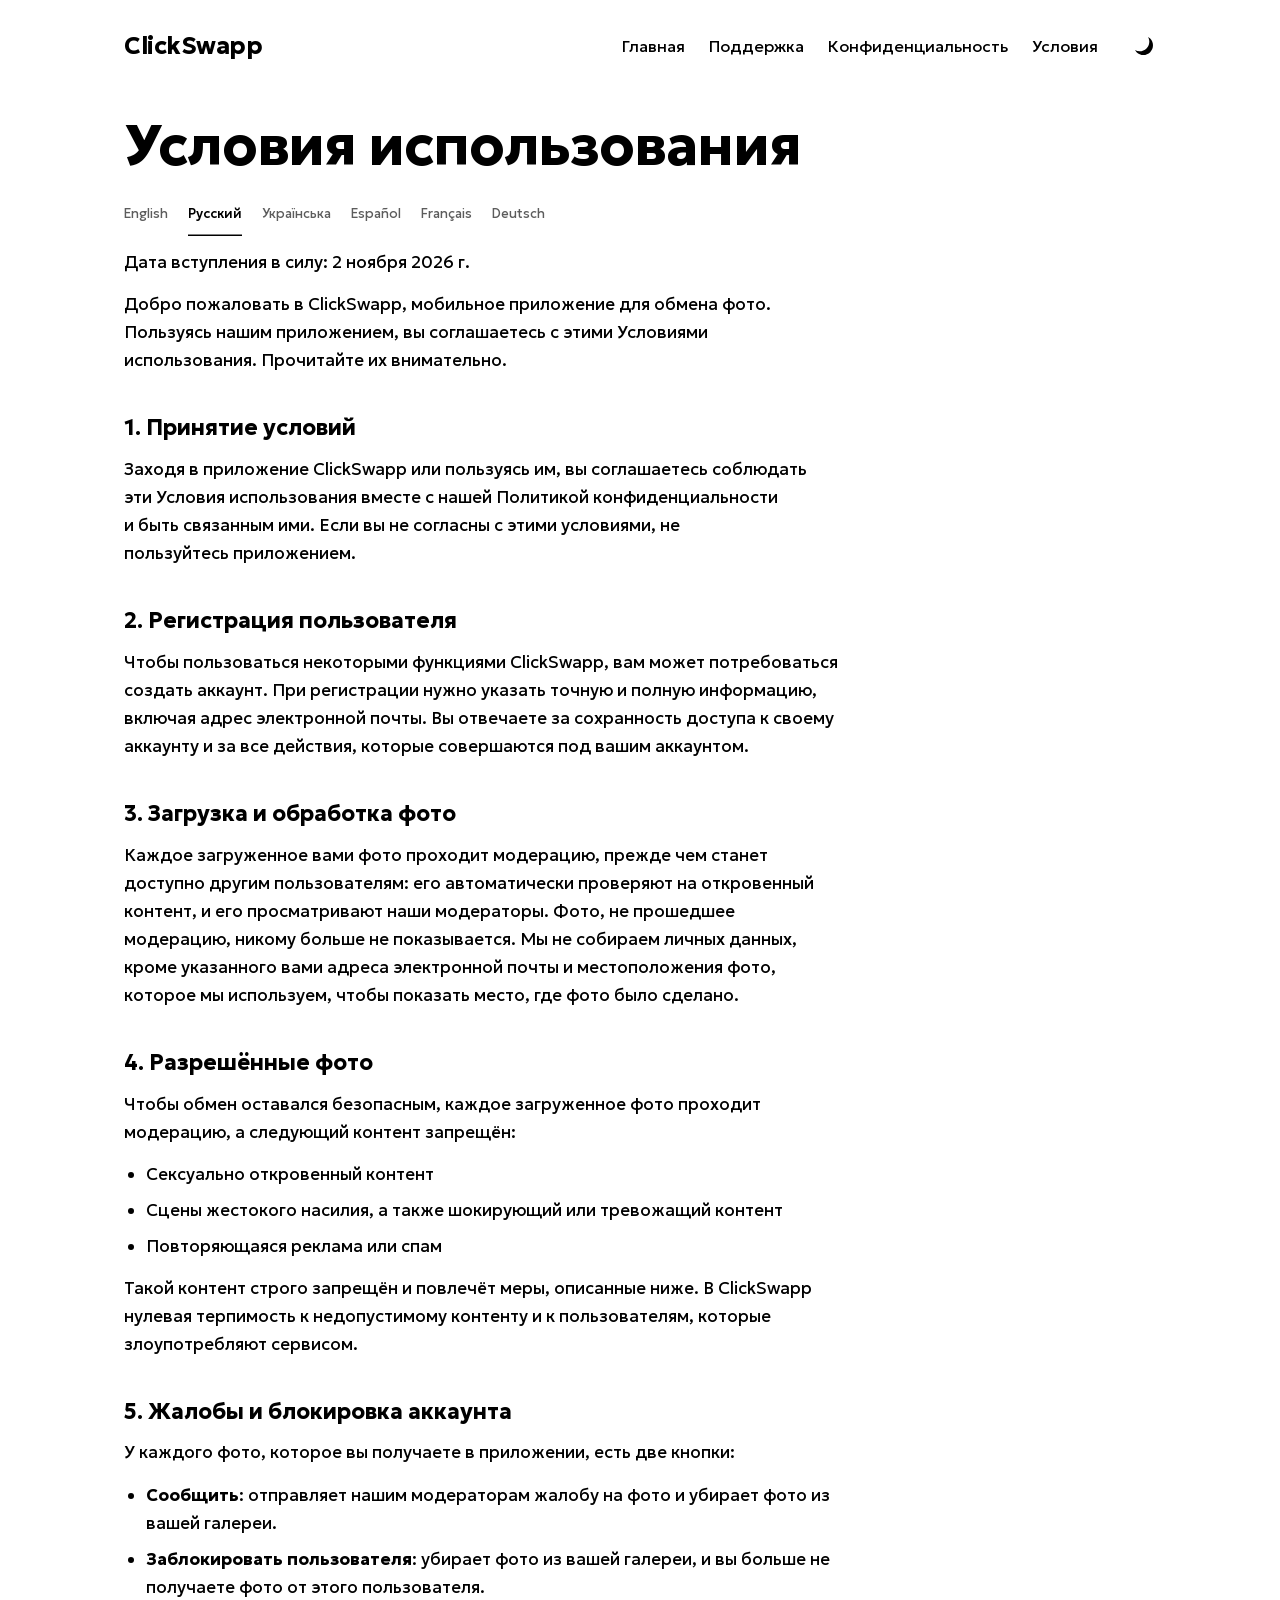
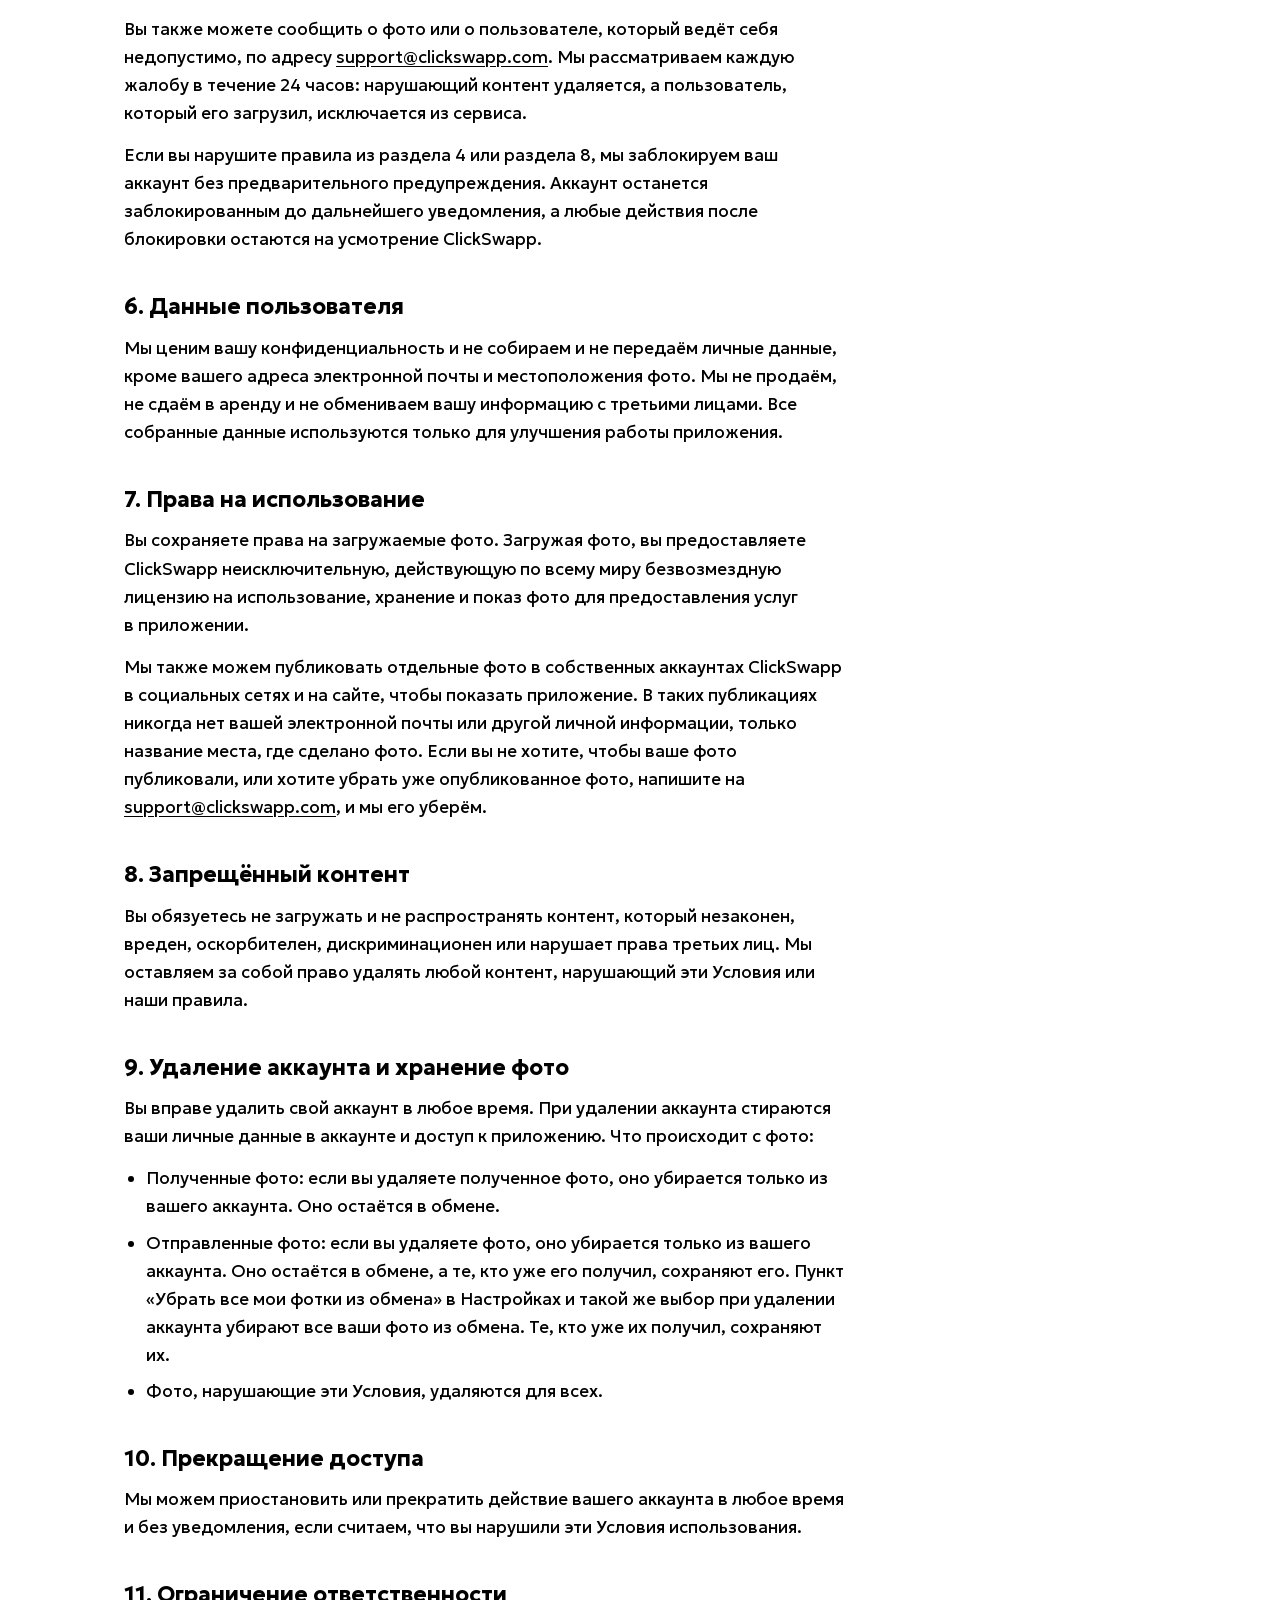
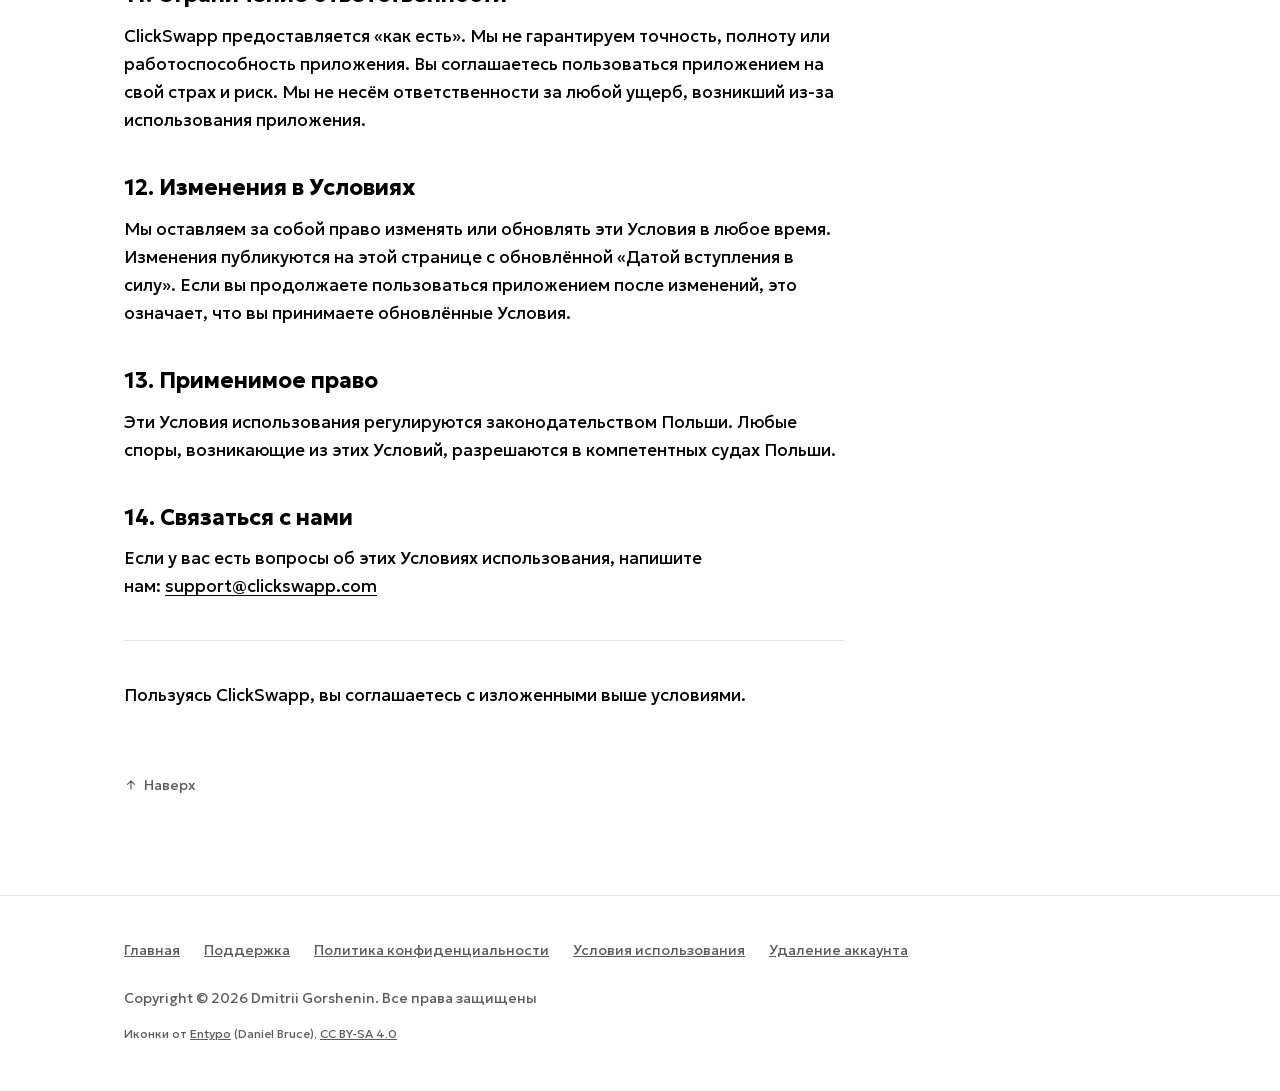
<file: ru/terms.html>
<!doctype html>
<html lang="ru">
<head>
  <meta charset="utf-8" />
  <meta name="viewport" content="width=device-width, initial-scale=1" />
  <title>Условия использования приложения ClickSwapp</title>
  <meta name="description" content="Условия использования ClickSwapp: правила пользования приложением, модерация, жалобы, права на использование и удаление аккаунта." />
  <link rel="canonical" href="https://clickswapp.com/ru/terms" />
  <link rel="alternate" hreflang="en" href="https://clickswapp.com/terms" />
  <link rel="alternate" hreflang="ru" href="https://clickswapp.com/ru/terms" />
  <link rel="alternate" hreflang="uk" href="https://clickswapp.com/uk/terms" />
  <link rel="alternate" hreflang="es" href="https://clickswapp.com/es/terms" />
  <link rel="alternate" hreflang="fr" href="https://clickswapp.com/fr/terms" />
  <link rel="alternate" hreflang="de" href="https://clickswapp.com/de/terms" />
  <link rel="alternate" hreflang="x-default" href="https://clickswapp.com/terms" />
  <meta property="og:type" content="website" />
  <meta property="og:site_name" content="ClickSwapp" />
  <meta property="og:locale" content="ru_RU" />
  <meta property="og:title" content="Условия использования приложения ClickSwapp" />
  <meta property="og:description" content="Условия использования ClickSwapp: правила пользования приложением, модерация, жалобы, права на использование и удаление аккаунта." />
  <meta property="og:url" content="https://clickswapp.com/ru/terms" />
  <meta property="og:image" content="https://clickswapp.com/og-image.jpg" />
  <meta name="twitter:card" content="summary_large_image" />
  <meta name="twitter:title" content="Условия использования приложения ClickSwapp" />
  <meta name="twitter:description" content="Условия использования ClickSwapp: правила пользования приложением, модерация, жалобы, права на использование и удаление аккаунта." />
  <meta name="twitter:image" content="https://clickswapp.com/twitter-image.jpg" />
  <link rel="preload" href="/fonts/geologica-cyrillic.woff2" as="font" type="font/woff2" crossorigin />
  <link rel="icon" type="image/svg+xml" href="/favicon.svg" />
  <link rel="stylesheet" href="/pages.css" />
  <script>try { var t = localStorage.getItem("theme"); if (t) document.documentElement.dataset.theme = t; } catch (e) {}</script>
  <script defer src="https://cloud.umami.is/script.js" data-website-id="c214baa2-c4b5-493e-8a87-87f9517d929d"></script>
</head>
<body>
  <header class="container">
    <div class="nav">
      <a class="nav__logo" href="/">ClickSwapp</a>
      <nav class="nav__links" aria-label="Site">
        <a href="/">Главная</a>
        <a href="/support">Поддержка</a>
        <a href="/ru/privacy">Конфиденциальность</a>
        <a href="/ru/terms">Условия</a>
        <button class="theme-toggle" type="button" aria-label="Switch theme">
          <svg class="theme-toggle__sun" aria-hidden="true" viewBox="0 0 20 20"><path d="M19,9.199c-0.182,0-0.799,0-0.98,0c-0.553,0-1,0.359-1,0.801c0,0.441,0.447,0.799,1,0.799c0.182,0,0.799,0,0.98,0 c0.552,0,1-0.357,1-0.799C20,9.559,19.551,9.199,19,9.199z M10,4.5c-3.051,0-5.5,2.449-5.5,5.5c0,3.051,2.449,5.5,5.5,5.5 c3.05,0,5.5-2.449,5.5-5.5C15.5,6.949,13.049,4.5,10,4.5z M10,14c-2.211,0-4-1.791-4-4c0-2.211,1.789-4,4-4c2.209,0,4,1.789,4,4 C14,12.209,12.209,14,10,14z M3,10c0-0.441-0.449-0.801-1-0.801c-0.185,0-0.816,0-1,0c-0.553,0-1,0.359-1,0.801 c0,0.441,0.447,0.799,1,0.799c0.184,0,0.815,0,1,0C2.551,10.799,3,10.441,3,10z M10,3c0.441,0,0.799-0.447,0.799-1 c0-0.184,0-0.816,0-1c0-0.553-0.358-1-0.799-1C9.558,0,9.199,0.447,9.199,1c0,0.184,0,0.816,0,1C9.199,2.553,9.558,3,10,3z M10,17 c-0.442,0-0.801,0.447-0.801,1c0,0.184,0,0.816,0,1c0,0.553,0.359,1,0.801,1c0.441,0,0.799-0.447,0.799-1c0-0.184,0-0.816,0-1 C10.799,17.447,10.441,17,10,17z M17.365,3.766c0.391-0.391,0.454-0.961,0.142-1.273s-0.883-0.248-1.272,0.143 c-0.108,0.107-0.593,0.592-0.7,0.699c-0.391,0.391-0.454,0.961-0.142,1.273s0.883,0.248,1.273-0.143 C16.773,4.357,17.257,3.873,17.365,3.766z M3.334,15.533c-0.108,0.109-0.593,0.594-0.7,0.701c-0.391,0.391-0.454,0.959-0.142,1.271 s0.883,0.25,1.272-0.141c0.108-0.107,0.593-0.592,0.7-0.699c0.391-0.391,0.454-0.961,0.142-1.274S3.723,15.144,3.334,15.533z M3.765,2.635C3.375,2.244,2.804,2.18,2.492,2.492S2.244,3.375,2.633,3.766c0.108,0.107,0.593,0.592,0.7,0.699 c0.391,0.391,0.96,0.455,1.272,0.143s0.249-0.883-0.141-1.273C4.357,3.227,3.873,2.742,3.765,2.635z M15.534,16.666 c0.108,0.107,0.593,0.592,0.7,0.699c0.391,0.391,0.96,0.453,1.272,0.143c0.312-0.312,0.249-0.883-0.142-1.273 c-0.107-0.107-0.592-0.592-0.699-0.699c-0.391-0.391-0.961-0.455-1.274-0.143S15.143,16.275,15.534,16.666z"/></svg>
          <svg class="theme-toggle__moon" aria-hidden="true" viewBox="0 0 20 20"><path d="M13.719,1.8c0.686,0.385,1.332,0.867,1.916,1.449c3.42,3.422,3.42,8.966,0,12.386c-3.42,3.42-8.965,3.42-12.386,0 c-0.583-0.584-1.065-1.231-1.449-1.916c3.335,1.867,7.633,1.387,10.469-1.449C15.106,9.433,15.587,5.136,13.719,1.8z"/></svg>
        </button>
      </nav>
    </div>
  </header>

  <main class="container">
    <article class="doc">
      <h1>Условия использования</h1>
      <ul class="langs" aria-label="Язык">
        <li><a href="/terms" hreflang="en" lang="en">English</a></li>
        <li><span aria-current="page">Русский</span></li>
        <li><a href="/uk/terms" hreflang="uk" lang="uk">Українська</a></li>
        <li><a href="/es/terms" hreflang="es" lang="es">Español</a></li>
        <li><a href="/fr/terms" hreflang="fr" lang="fr">Français</a></li>
        <li><a href="/de/terms" hreflang="de" lang="de">Deutsch</a></li>
      </ul>
      <p>Дата вступления в силу: 2 ноября 2026&nbsp;г.</p>
      <p>Добро пожаловать в ClickSwapp, мобильное приложение для обмена фото. Пользуясь нашим приложением, вы соглашаетесь с этими Условиями использования. Прочитайте их внимательно.</p>

      <h2>1. Принятие условий</h2>
      <p>Заходя в приложение ClickSwapp или пользуясь им, вы соглашаетесь соблюдать эти Условия использования вместе с нашей Политикой конфиденциальности и быть связанным ими. Если вы не согласны с этими условиями, не пользуйтесь приложением.</p>

      <h2>2. Регистрация пользователя</h2>
      <p>Чтобы пользоваться некоторыми функциями ClickSwapp, вам может потребоваться создать аккаунт. При регистрации нужно указать точную и полную информацию, включая адрес электронной почты. Вы отвечаете за сохранность доступа к своему аккаунту и за все действия, которые совершаются под вашим аккаунтом.</p>

      <h2>3. Загрузка и обработка фото</h2>
      <p>Каждое загруженное вами фото проходит модерацию, прежде чем станет доступно другим пользователям: его автоматически проверяют на откровенный контент, и его просматривают наши модераторы. Фото, не прошедшее модерацию, никому больше не показывается. Мы не собираем личных данных, кроме указанного вами адреса электронной почты и местоположения фото, которое мы используем, чтобы показать место, где фото было сделано.</p>

      <h2>4. Разрешённые фото</h2>
      <p>Чтобы обмен оставался безопасным, каждое загруженное фото проходит модерацию, а следующий контент запрещён:</p>
      <ul>
          <li>Сексуально откровенный контент</li>
          <li>Сцены жестокого насилия, а также шокирующий или тревожащий контент</li>
          <li>Повторяющаяся реклама или спам</li>
      </ul>
      <p>Такой контент строго запрещён и повлечёт меры, описанные ниже. В ClickSwapp нулевая терпимость к недопустимому контенту и к пользователям, которые злоупотребляют сервисом.</p>

      <h2>5. Жалобы и блокировка аккаунта</h2>
      <p>У каждого фото, которое вы получаете в приложении, есть две кнопки:</p>
      <ul>
          <li><b>Сообщить</b>: отправляет нашим модераторам жалобу на фото и убирает фото из вашей галереи.</li>
          <li><b>Заблокировать пользователя</b>: убирает фото из вашей галереи, и вы больше не получаете фото от этого пользователя.</li>
      </ul>
      <p>Вы также можете сообщить о фото или о пользователе, который ведёт себя недопустимо, по адресу <a href="mailto:support@clickswapp.com">support@clickswapp.com</a>. Мы рассматриваем каждую жалобу в течение 24 часов: нарушающий контент удаляется, а пользователь, который его загрузил, исключается из сервиса.</p>
      <p>Если вы нарушите правила из раздела 4 или раздела 8, мы заблокируем ваш аккаунт без предварительного предупреждения. Аккаунт останется заблокированным до дальнейшего уведомления, а любые действия после блокировки остаются на усмотрение ClickSwapp.</p>

      <h2>6. Данные пользователя</h2>
      <p>Мы ценим вашу конфиденциальность и не собираем и не передаём личные данные, кроме вашего адреса электронной почты и местоположения фото. Мы не продаём, не сдаём в аренду и не обмениваем вашу информацию с третьими лицами. Все собранные данные используются только для улучшения работы приложения.</p>

      <h2>7. Права на использование</h2>
      <p>Вы сохраняете права на загружаемые фото. Загружая фото, вы предоставляете ClickSwapp неисключительную, действующую по всему миру безвозмездную лицензию на использование, хранение и показ фото для предоставления услуг в приложении.</p>
      <p>Мы также можем публиковать отдельные фото в собственных аккаунтах ClickSwapp в социальных сетях и на сайте, чтобы показать приложение. В таких публикациях никогда нет вашей электронной почты или другой личной информации, только название места, где сделано фото. Если вы не хотите, чтобы ваше фото публиковали, или хотите убрать уже опубликованное фото, напишите на <a href="mailto:support@clickswapp.com">support@clickswapp.com</a>, и мы его уберём.</p>

      <h2>8. Запрещённый контент</h2>
      <p>Вы обязуетесь не загружать и не распространять контент, который незаконен, вреден, оскорбителен, дискриминационен или нарушает права третьих лиц. Мы оставляем за собой право удалять любой контент, нарушающий эти Условия или наши правила.</p>

      <h2>9. Удаление аккаунта и хранение фото</h2>
      <p>Вы вправе удалить свой аккаунт в любое время. При удалении аккаунта стираются ваши личные данные в аккаунте и доступ к приложению. Что происходит с фото:</p>
      <ul>
          <li>Полученные фото: если вы удаляете полученное фото, оно убирается только из вашего аккаунта. Оно остаётся в обмене.</li>
          <li>Отправленные фото: если вы удаляете фото, оно убирается только из вашего аккаунта. Оно остаётся в обмене, а те, кто уже его получил, сохраняют его. Пункт «Убрать все мои фотки из обмена» в Настройках и такой же выбор при удалении аккаунта убирают все ваши фото из обмена. Те, кто уже их получил, сохраняют их.</li>
          <li>Фото, нарушающие эти Условия, удаляются для всех.</li>
      </ul>

      <h2>10. Прекращение доступа</h2>
      <p>Мы можем приостановить или прекратить действие вашего аккаунта в любое время и без уведомления, если считаем, что вы нарушили эти Условия использования.</p>

      <h2>11. Ограничение ответственности</h2>
      <p>ClickSwapp предоставляется «как есть». Мы не гарантируем точность, полноту или работоспособность приложения. Вы соглашаетесь пользоваться приложением на свой страх и риск. Мы не несём ответственности за любой ущерб, возникший из-за использования приложения.</p>

      <h2>12. Изменения в Условиях</h2>
      <p>Мы оставляем за собой право изменять или обновлять эти Условия в любое время. Изменения публикуются на этой странице с обновлённой «Датой вступления в силу». Если вы продолжаете пользоваться приложением после изменений, это означает, что вы принимаете обновлённые Условия.</p>

      <h2>13. Применимое право</h2>
      <p>Эти Условия использования регулируются законодательством Польши. Любые споры, возникающие из этих Условий, разрешаются в компетентных судах Польши.</p>

      <h2>14. Связаться с нами</h2>
      <p>Если у вас есть вопросы об этих Условиях использования, напишите нам: <a href="mailto:support@clickswapp.com">support@clickswapp.com</a></p>
      <hr />

      <p>Пользуясь ClickSwapp, вы соглашаетесь с изложенными выше условиями.</p>
      <a class="to-top" href="#top">
        <svg aria-hidden="true" width="18" height="18" viewBox="0 0 24 24" fill="none" stroke="currentColor" stroke-width="2" stroke-linecap="round" stroke-linejoin="round"><path d="M12 19V5M6 11l6-6 6 6"></path></svg>
        Наверх
      </a>
    </article>
  </main>

  <footer class="footer">
    <div class="container">
      <nav aria-label="Footer">
        <a href="/">Главная</a>
        <a href="/support">Поддержка</a>
        <a href="/ru/privacy">Политика конфиденциальности</a>
        <a href="/ru/terms">Условия использования</a>
        <a href="/account-deletion">Удаление аккаунта</a>
      </nav>
      <span>Copyright © 2026 Dmitrii Gorshenin. Все права защищены</span>
      <span class="footer__credit">Иконки от <a href="http://www.entypo.com/">Entypo</a> (Daniel Bruce), <a href="https://creativecommons.org/licenses/by-sa/4.0/">CC BY-SA 4.0</a></span>
    </div>
  </footer>
  <script src="/pages.js"></script>
</body>
</html>
</file>
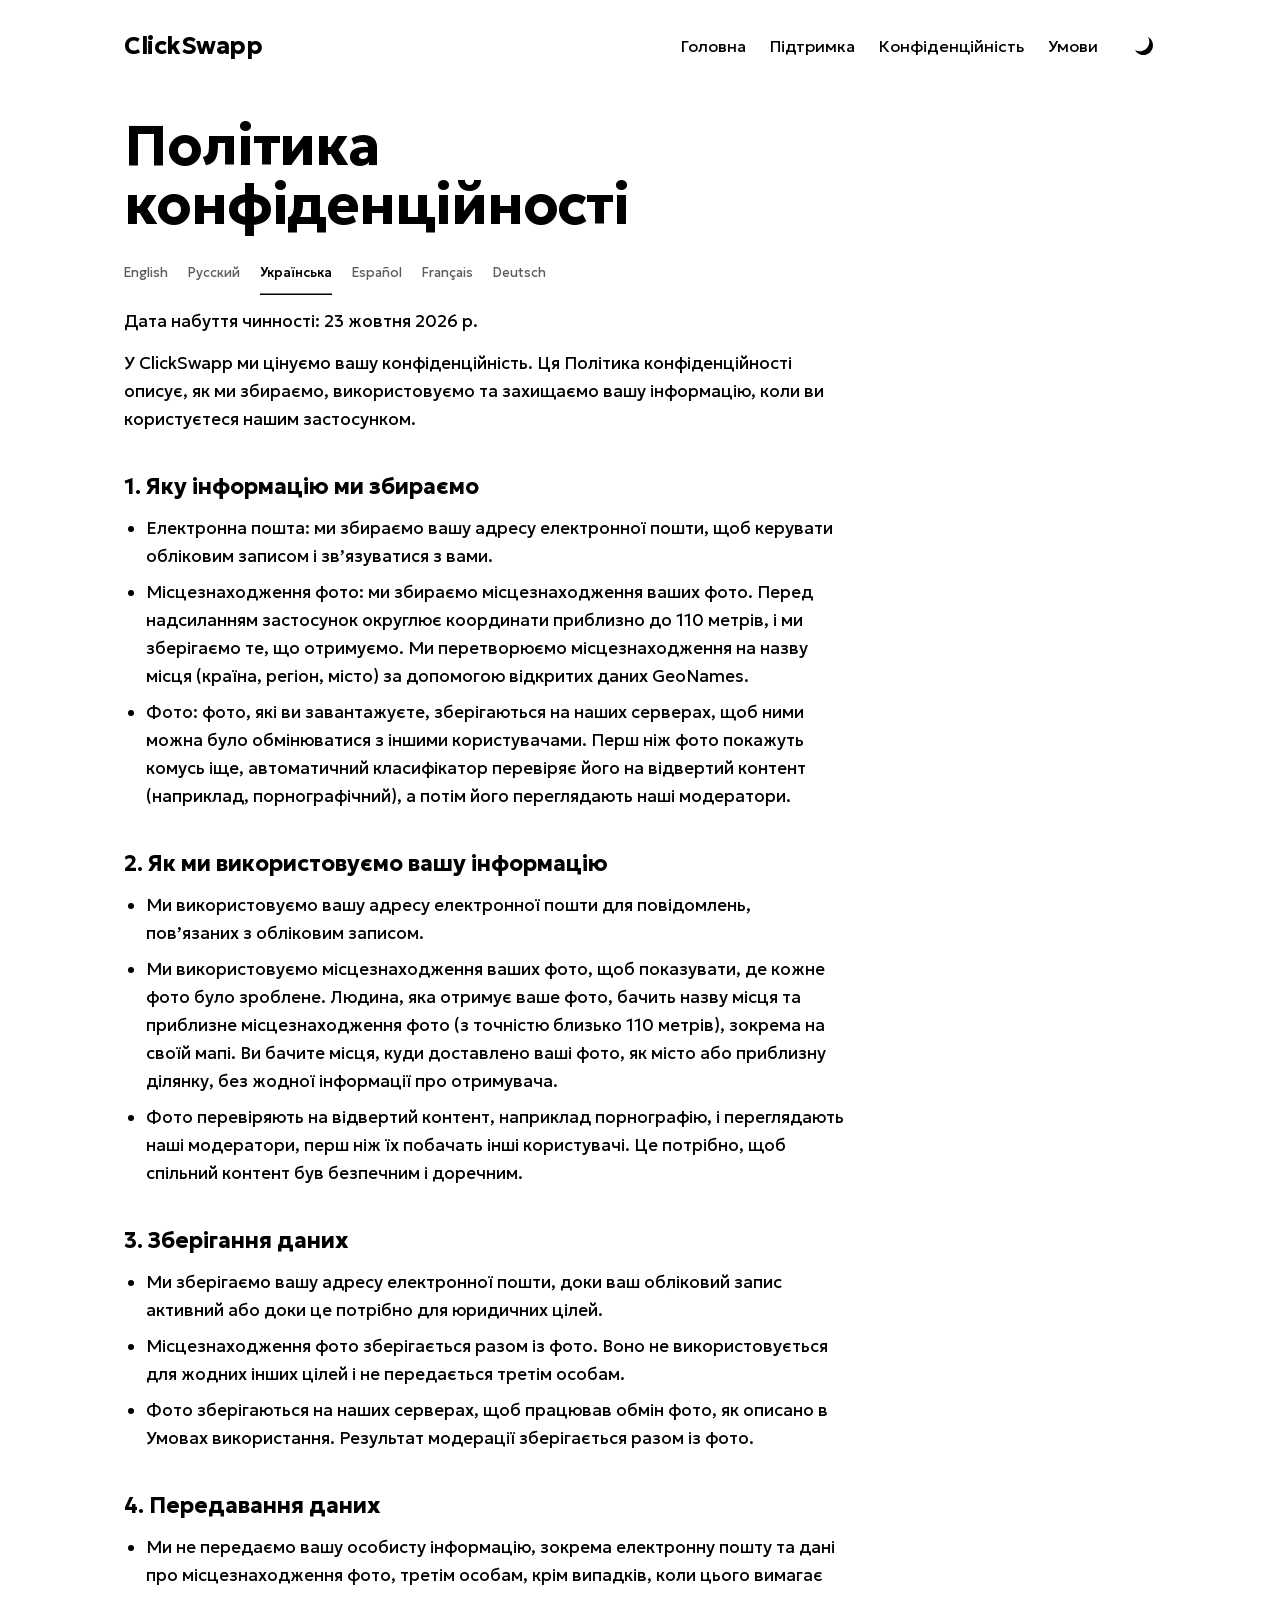
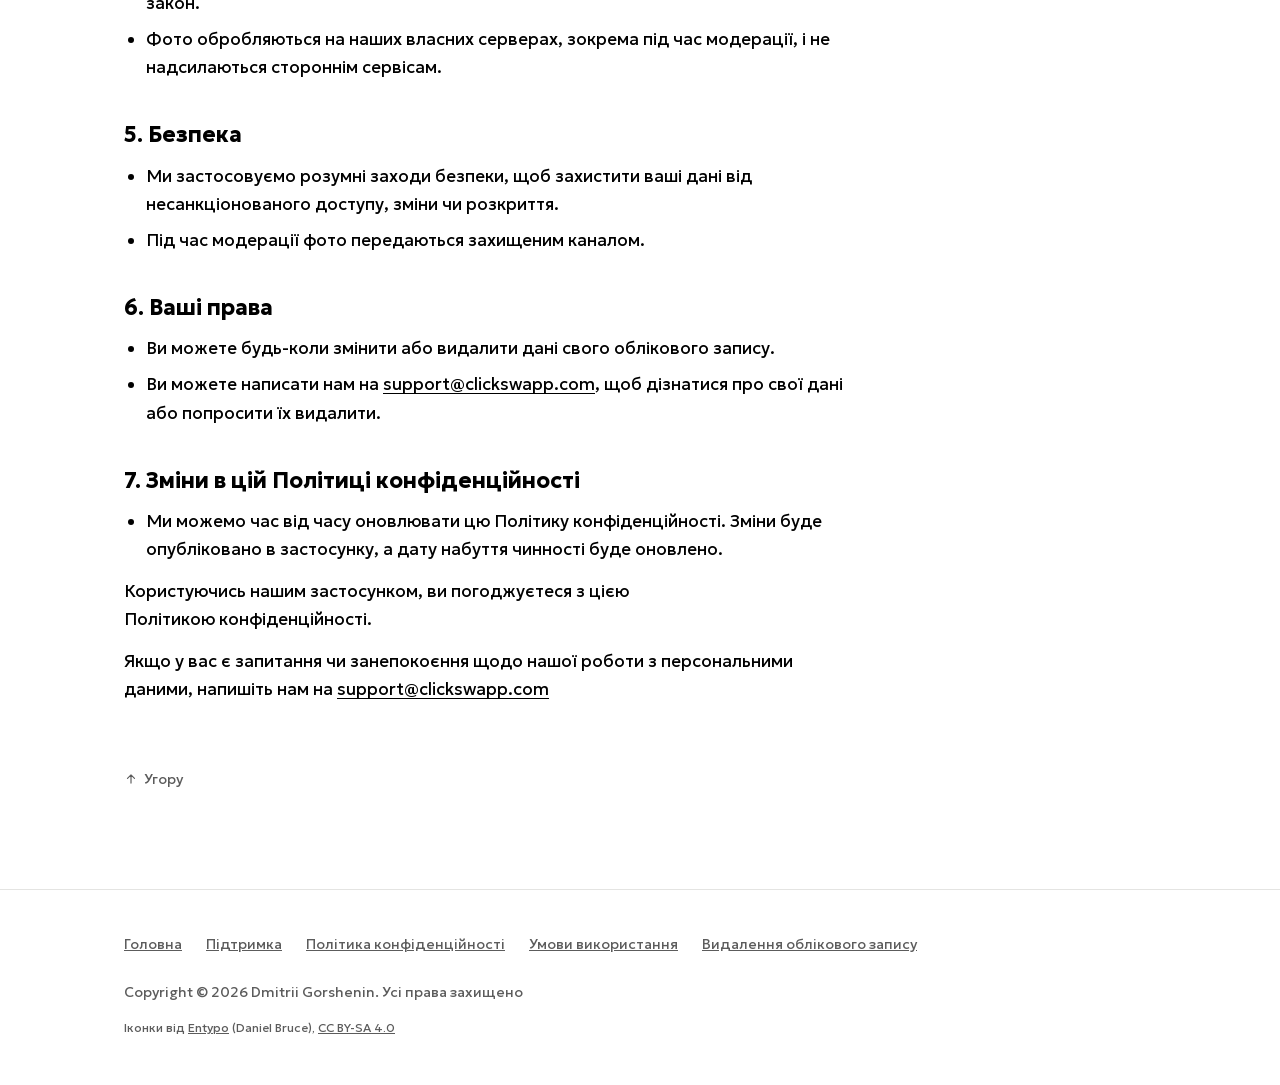
<file: uk/privacy.html>
<!doctype html>
<html lang="uk">
<head>
  <meta charset="utf-8" />
  <meta name="viewport" content="width=device-width, initial-scale=1" />
  <title>Політика конфіденційності застосунку ClickSwapp</title>
  <meta name="description" content="Політика конфіденційності ClickSwapp: які дані збирає застосунок, як вони використовуються й передаються, як довго зберігаються і як попросити їх видалити." />
  <link rel="canonical" href="https://clickswapp.com/uk/privacy" />
  <link rel="alternate" hreflang="en" href="https://clickswapp.com/privacy" />
  <link rel="alternate" hreflang="ru" href="https://clickswapp.com/ru/privacy" />
  <link rel="alternate" hreflang="uk" href="https://clickswapp.com/uk/privacy" />
  <link rel="alternate" hreflang="es" href="https://clickswapp.com/es/privacy" />
  <link rel="alternate" hreflang="fr" href="https://clickswapp.com/fr/privacy" />
  <link rel="alternate" hreflang="de" href="https://clickswapp.com/de/privacy" />
  <link rel="alternate" hreflang="x-default" href="https://clickswapp.com/privacy" />
  <meta property="og:type" content="website" />
  <meta property="og:site_name" content="ClickSwapp" />
  <meta property="og:locale" content="uk_UA" />
  <meta property="og:title" content="Політика конфіденційності застосунку ClickSwapp" />
  <meta property="og:description" content="Політика конфіденційності ClickSwapp: які дані збирає застосунок, як вони використовуються й передаються, як довго зберігаються і як попросити їх видалити." />
  <meta property="og:url" content="https://clickswapp.com/uk/privacy" />
  <meta property="og:image" content="https://clickswapp.com/og-image.jpg" />
  <meta name="twitter:card" content="summary_large_image" />
  <meta name="twitter:title" content="Політика конфіденційності застосунку ClickSwapp" />
  <meta name="twitter:description" content="Політика конфіденційності ClickSwapp: які дані збирає застосунок, як вони використовуються й передаються, як довго зберігаються і як попросити їх видалити." />
  <meta name="twitter:image" content="https://clickswapp.com/twitter-image.jpg" />
  <link rel="preload" href="/fonts/geologica-cyrillic.woff2" as="font" type="font/woff2" crossorigin />
  <link rel="icon" type="image/svg+xml" href="/favicon.svg" />
  <link rel="stylesheet" href="/pages.css" />
  <script>try { var t = localStorage.getItem("theme"); if (t) document.documentElement.dataset.theme = t; } catch (e) {}</script>
  <script defer src="https://cloud.umami.is/script.js" data-website-id="c214baa2-c4b5-493e-8a87-87f9517d929d"></script>
</head>
<body>
  <header class="container">
    <div class="nav">
      <a class="nav__logo" href="/">ClickSwapp</a>
      <nav class="nav__links" aria-label="Site">
        <a href="/">Головна</a>
        <a href="/support">Підтримка</a>
        <a href="/uk/privacy">Конфіденційність</a>
        <a href="/uk/terms">Умови</a>
        <button class="theme-toggle" type="button" aria-label="Switch theme">
          <svg class="theme-toggle__sun" aria-hidden="true" viewBox="0 0 20 20"><path d="M19,9.199c-0.182,0-0.799,0-0.98,0c-0.553,0-1,0.359-1,0.801c0,0.441,0.447,0.799,1,0.799c0.182,0,0.799,0,0.98,0 c0.552,0,1-0.357,1-0.799C20,9.559,19.551,9.199,19,9.199z M10,4.5c-3.051,0-5.5,2.449-5.5,5.5c0,3.051,2.449,5.5,5.5,5.5 c3.05,0,5.5-2.449,5.5-5.5C15.5,6.949,13.049,4.5,10,4.5z M10,14c-2.211,0-4-1.791-4-4c0-2.211,1.789-4,4-4c2.209,0,4,1.789,4,4 C14,12.209,12.209,14,10,14z M3,10c0-0.441-0.449-0.801-1-0.801c-0.185,0-0.816,0-1,0c-0.553,0-1,0.359-1,0.801 c0,0.441,0.447,0.799,1,0.799c0.184,0,0.815,0,1,0C2.551,10.799,3,10.441,3,10z M10,3c0.441,0,0.799-0.447,0.799-1 c0-0.184,0-0.816,0-1c0-0.553-0.358-1-0.799-1C9.558,0,9.199,0.447,9.199,1c0,0.184,0,0.816,0,1C9.199,2.553,9.558,3,10,3z M10,17 c-0.442,0-0.801,0.447-0.801,1c0,0.184,0,0.816,0,1c0,0.553,0.359,1,0.801,1c0.441,0,0.799-0.447,0.799-1c0-0.184,0-0.816,0-1 C10.799,17.447,10.441,17,10,17z M17.365,3.766c0.391-0.391,0.454-0.961,0.142-1.273s-0.883-0.248-1.272,0.143 c-0.108,0.107-0.593,0.592-0.7,0.699c-0.391,0.391-0.454,0.961-0.142,1.273s0.883,0.248,1.273-0.143 C16.773,4.357,17.257,3.873,17.365,3.766z M3.334,15.533c-0.108,0.109-0.593,0.594-0.7,0.701c-0.391,0.391-0.454,0.959-0.142,1.271 s0.883,0.25,1.272-0.141c0.108-0.107,0.593-0.592,0.7-0.699c0.391-0.391,0.454-0.961,0.142-1.274S3.723,15.144,3.334,15.533z M3.765,2.635C3.375,2.244,2.804,2.18,2.492,2.492S2.244,3.375,2.633,3.766c0.108,0.107,0.593,0.592,0.7,0.699 c0.391,0.391,0.96,0.455,1.272,0.143s0.249-0.883-0.141-1.273C4.357,3.227,3.873,2.742,3.765,2.635z M15.534,16.666 c0.108,0.107,0.593,0.592,0.7,0.699c0.391,0.391,0.96,0.453,1.272,0.143c0.312-0.312,0.249-0.883-0.142-1.273 c-0.107-0.107-0.592-0.592-0.699-0.699c-0.391-0.391-0.961-0.455-1.274-0.143S15.143,16.275,15.534,16.666z"/></svg>
          <svg class="theme-toggle__moon" aria-hidden="true" viewBox="0 0 20 20"><path d="M13.719,1.8c0.686,0.385,1.332,0.867,1.916,1.449c3.42,3.422,3.42,8.966,0,12.386c-3.42,3.42-8.965,3.42-12.386,0 c-0.583-0.584-1.065-1.231-1.449-1.916c3.335,1.867,7.633,1.387,10.469-1.449C15.106,9.433,15.587,5.136,13.719,1.8z"/></svg>
        </button>
      </nav>
    </div>
  </header>

  <main class="container">
    <article class="doc">
      <h1>Політика конфіденційності</h1>
      <ul class="langs" aria-label="Мова">
        <li><a href="/privacy" hreflang="en" lang="en">English</a></li>
        <li><a href="/ru/privacy" hreflang="ru" lang="ru">Русский</a></li>
        <li><span aria-current="page">Українська</span></li>
        <li><a href="/es/privacy" hreflang="es" lang="es">Español</a></li>
        <li><a href="/fr/privacy" hreflang="fr" lang="fr">Français</a></li>
        <li><a href="/de/privacy" hreflang="de" lang="de">Deutsch</a></li>
      </ul>
      <p>Дата набуття чинності: 23 жовтня 2026&nbsp;р.</p>
      <p>У ClickSwapp ми цінуємо вашу конфіденційність. Ця Політика конфіденційності описує, як ми збираємо, використовуємо та захищаємо вашу інформацію, коли ви користуєтеся нашим застосунком.</p>

      <h2>1. Яку інформацію ми збираємо</h2>
      <ul>
          <li>Електронна пошта: ми збираємо вашу адресу електронної пошти, щоб керувати обліковим записом і зв’язуватися з вами.</li>
          <li>Місцезнаходження фото: ми збираємо місцезнаходження ваших фото. Перед надсиланням застосунок округлює координати приблизно до 110 метрів, і ми зберігаємо те, що отримуємо. Ми перетворюємо місцезнаходження на назву місця (країна, регіон, місто) за допомогою відкритих даних GeoNames.</li>
          <li>Фото: фото, які ви завантажуєте, зберігаються на наших серверах, щоб ними можна було обмінюватися з іншими користувачами. Перш ніж фото покажуть комусь іще, автоматичний класифікатор перевіряє його на відвертий контент (наприклад, порнографічний), а потім його переглядають наші модератори.</li>
      </ul>

      <h2>2. Як ми використовуємо вашу інформацію</h2>
      <ul>
          <li>Ми використовуємо вашу адресу електронної пошти для повідомлень, пов’язаних з обліковим записом.</li>
          <li>Ми використовуємо місцезнаходження ваших фото, щоб показувати, де кожне фото було зроблене. Людина, яка отримує ваше фото, бачить назву місця та приблизне місцезнаходження фото (з точністю близько 110 метрів), зокрема на своїй мапі. Ви бачите місця, куди доставлено ваші фото, як місто або приблизну ділянку, без жодної інформації про отримувача.</li>
          <li>Фото перевіряють на відвертий контент, наприклад порнографію, і переглядають наші модератори, перш ніж їх побачать інші користувачі. Це потрібно, щоб спільний контент був безпечним і доречним.</li>
      </ul>

      <h2>3. Зберігання даних</h2>
      <ul>
          <li>Ми зберігаємо вашу адресу електронної пошти, доки ваш обліковий запис активний або доки це потрібно для юридичних цілей.</li>
          <li>Місцезнаходження фото зберігається разом із фото. Воно не використовується для жодних інших цілей і не передається третім особам.</li>
          <li>Фото зберігаються на наших серверах, щоб працював обмін фото, як описано в Умовах використання. Результат модерації зберігається разом із фото.</li>
      </ul>

      <h2>4. Передавання даних</h2>
      <ul>
          <li>Ми не передаємо вашу особисту інформацію, зокрема електронну пошту та дані про місцезнаходження фото, третім особам, крім випадків, коли цього вимагає закон.</li>
          <li>Фото обробляються на наших власних серверах, зокрема під час модерації, і не надсилаються стороннім сервісам.</li>
      </ul>

      <h2>5. Безпека</h2>
      <ul>
          <li>Ми застосовуємо розумні заходи безпеки, щоб захистити ваші дані від несанкціонованого доступу, зміни чи розкриття.</li>
          <li>Під час модерації фото передаються захищеним каналом.</li>
      </ul>

      <h2>6. Ваші права</h2>
      <ul>
          <li>Ви можете будь-коли змінити або видалити дані свого облікового запису.</li>
          <li>Ви можете написати нам на <a href="mailto:support@clickswapp.com">support@clickswapp.com</a>, щоб дізнатися про свої дані або попросити їх видалити.</li>
      </ul>

      <h2>7. Зміни в цій Політиці конфіденційності</h2>
      <ul>
          <li>Ми можемо час від часу оновлювати цю Політику конфіденційності. Зміни буде опубліковано в застосунку, а дату набуття чинності буде оновлено.</li>
      </ul>
      <p>Користуючись нашим застосунком, ви погоджуєтеся з цією Політикою конфіденційності.</p>
      <p>Якщо у вас є запитання чи занепокоєння щодо нашої роботи з персональними даними, напишіть нам на <a href="mailto:support@clickswapp.com">support@clickswapp.com</a></p>
      <a class="to-top" href="#top">
        <svg aria-hidden="true" width="18" height="18" viewBox="0 0 24 24" fill="none" stroke="currentColor" stroke-width="2" stroke-linecap="round" stroke-linejoin="round"><path d="M12 19V5M6 11l6-6 6 6"></path></svg>
        Угору
      </a>
    </article>
  </main>

  <footer class="footer">
    <div class="container">
      <nav aria-label="Footer">
        <a href="/">Головна</a>
        <a href="/support">Підтримка</a>
        <a href="/uk/privacy">Політика конфіденційності</a>
        <a href="/uk/terms">Умови використання</a>
        <a href="/account-deletion">Видалення облікового запису</a>
      </nav>
      <span>Copyright © 2026 Dmitrii Gorshenin. Усі права захищено</span>
      <span class="footer__credit">Іконки від <a href="http://www.entypo.com/">Entypo</a> (Daniel Bruce), <a href="https://creativecommons.org/licenses/by-sa/4.0/">CC BY-SA 4.0</a></span>
    </div>
  </footer>
  <script src="/pages.js"></script>
</body>
</html>
</file>
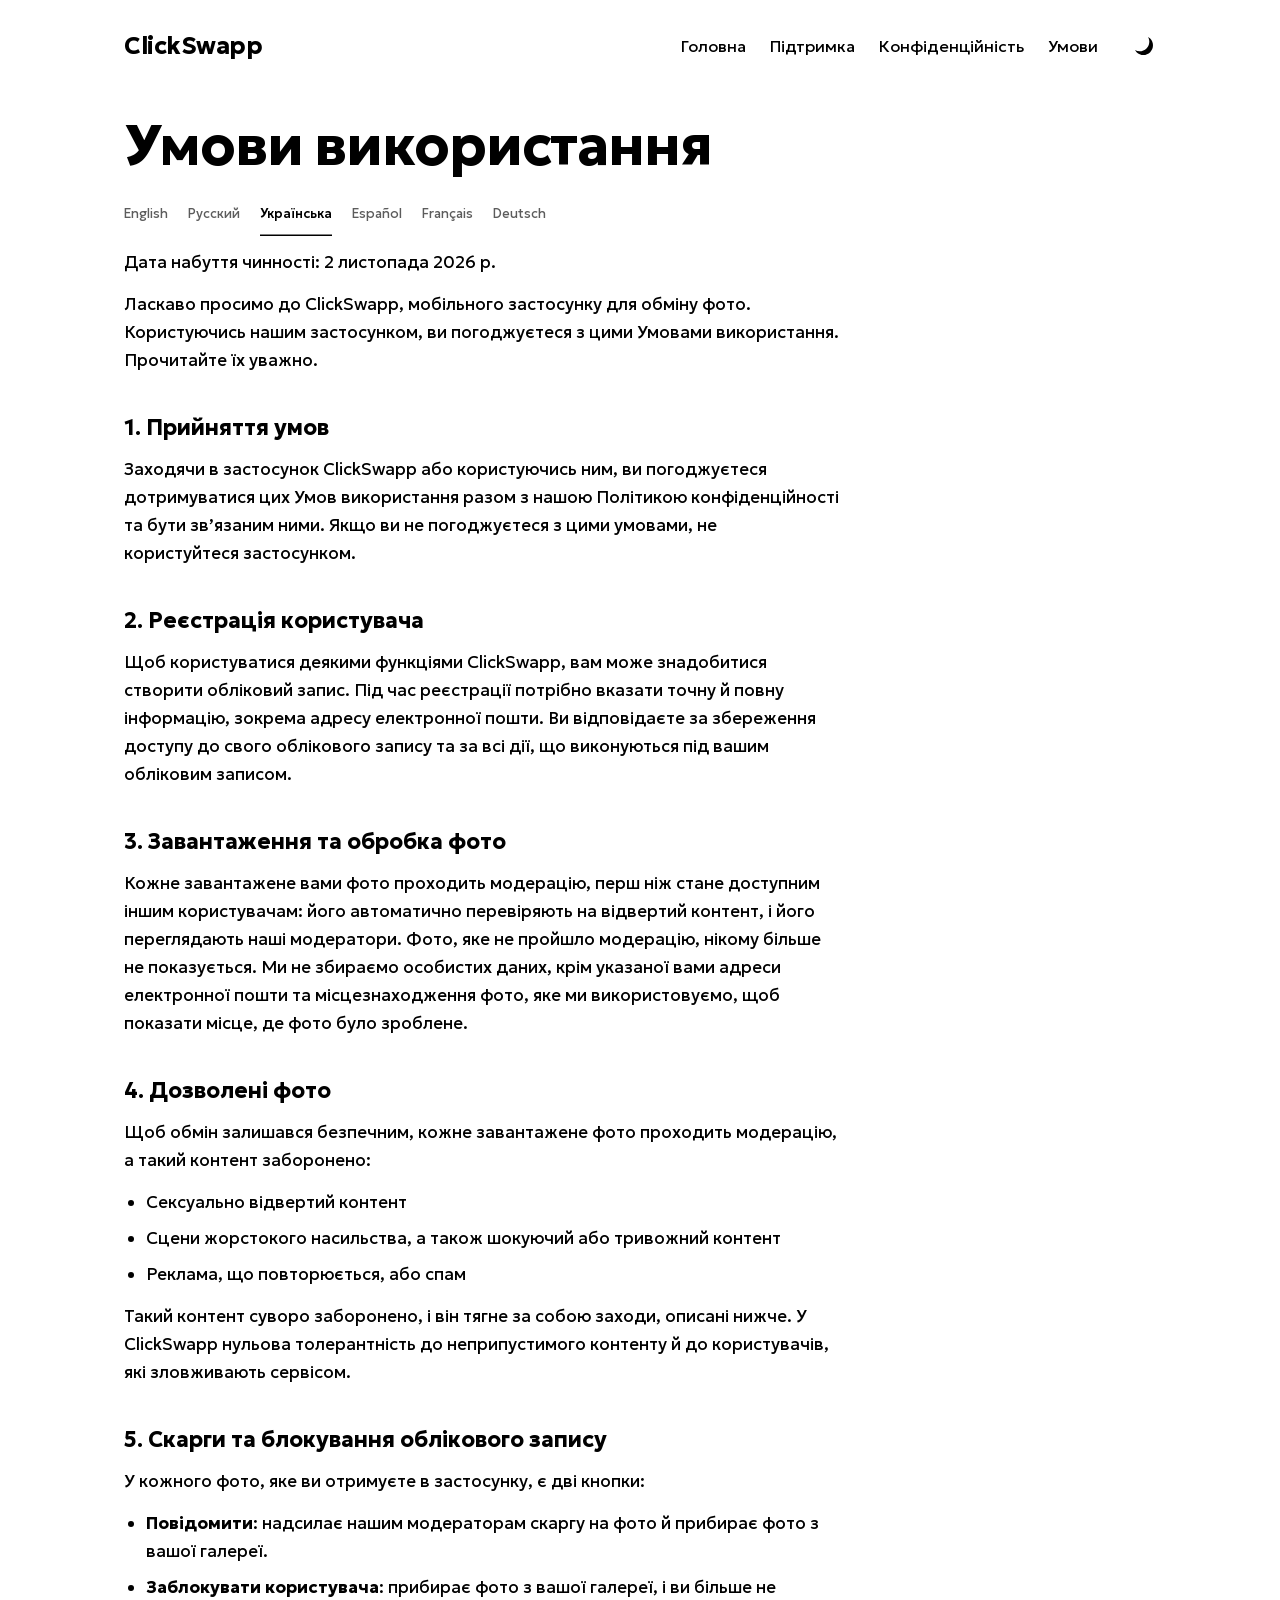
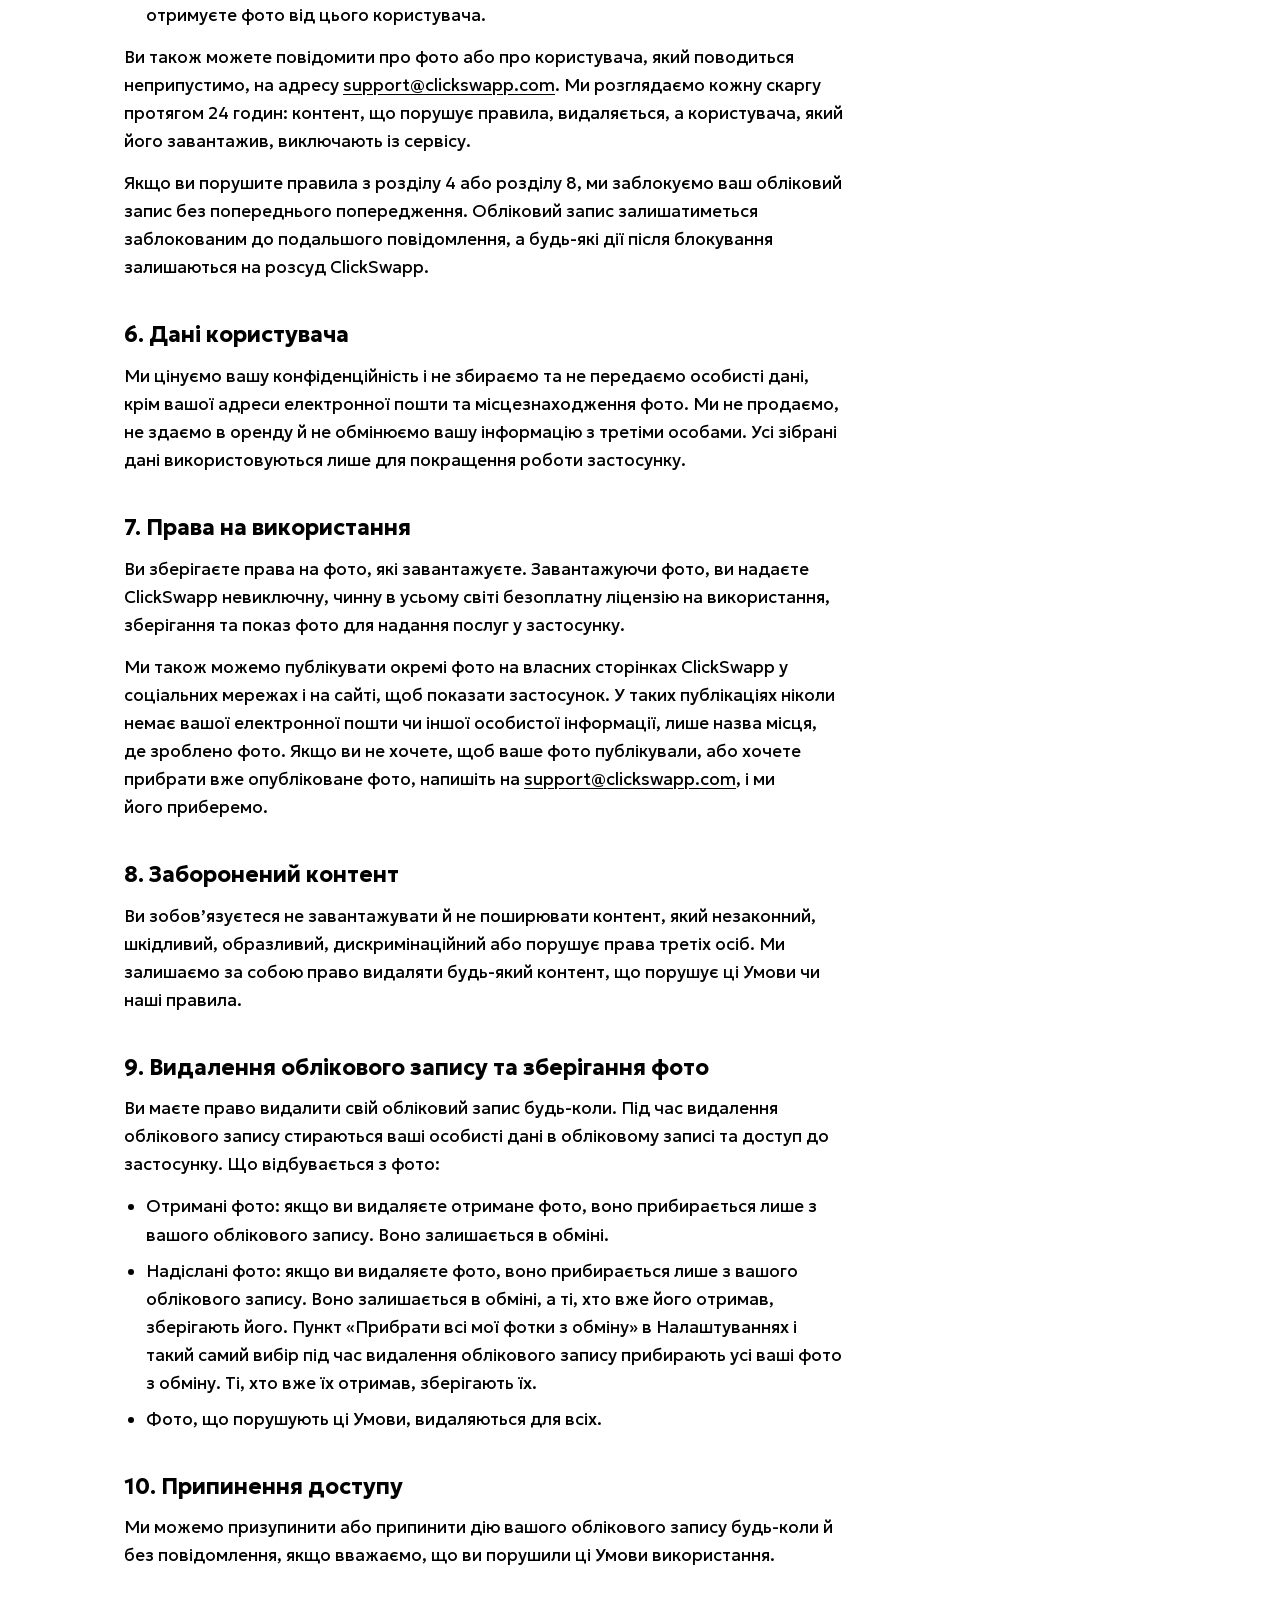
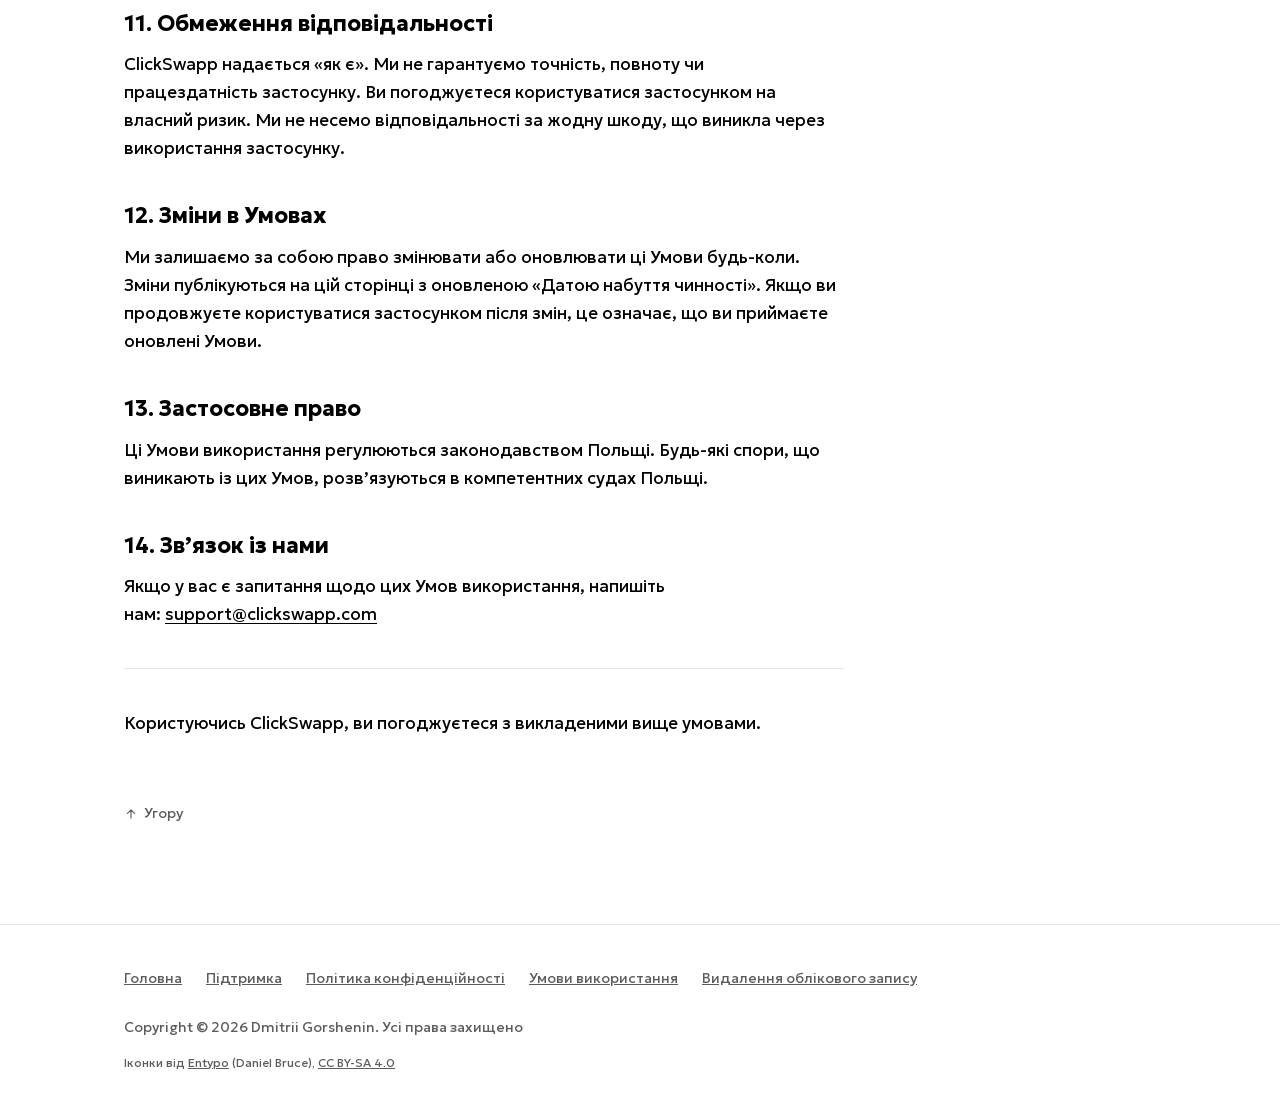
<file: uk/terms.html>
<!doctype html>
<html lang="uk">
<head>
  <meta charset="utf-8" />
  <meta name="viewport" content="width=device-width, initial-scale=1" />
  <title>Умови використання застосунку ClickSwapp</title>
  <meta name="description" content="Умови використання ClickSwapp: правила користування застосунком, модерація, скарги, права на використання та видалення облікового запису." />
  <link rel="canonical" href="https://clickswapp.com/uk/terms" />
  <link rel="alternate" hreflang="en" href="https://clickswapp.com/terms" />
  <link rel="alternate" hreflang="ru" href="https://clickswapp.com/ru/terms" />
  <link rel="alternate" hreflang="uk" href="https://clickswapp.com/uk/terms" />
  <link rel="alternate" hreflang="es" href="https://clickswapp.com/es/terms" />
  <link rel="alternate" hreflang="fr" href="https://clickswapp.com/fr/terms" />
  <link rel="alternate" hreflang="de" href="https://clickswapp.com/de/terms" />
  <link rel="alternate" hreflang="x-default" href="https://clickswapp.com/terms" />
  <meta property="og:type" content="website" />
  <meta property="og:site_name" content="ClickSwapp" />
  <meta property="og:locale" content="uk_UA" />
  <meta property="og:title" content="Умови використання застосунку ClickSwapp" />
  <meta property="og:description" content="Умови використання ClickSwapp: правила користування застосунком, модерація, скарги, права на використання та видалення облікового запису." />
  <meta property="og:url" content="https://clickswapp.com/uk/terms" />
  <meta property="og:image" content="https://clickswapp.com/og-image.jpg" />
  <meta name="twitter:card" content="summary_large_image" />
  <meta name="twitter:title" content="Умови використання застосунку ClickSwapp" />
  <meta name="twitter:description" content="Умови використання ClickSwapp: правила користування застосунком, модерація, скарги, права на використання та видалення облікового запису." />
  <meta name="twitter:image" content="https://clickswapp.com/twitter-image.jpg" />
  <link rel="preload" href="/fonts/geologica-cyrillic.woff2" as="font" type="font/woff2" crossorigin />
  <link rel="icon" type="image/svg+xml" href="/favicon.svg" />
  <link rel="stylesheet" href="/pages.css" />
  <script>try { var t = localStorage.getItem("theme"); if (t) document.documentElement.dataset.theme = t; } catch (e) {}</script>
  <script defer src="https://cloud.umami.is/script.js" data-website-id="c214baa2-c4b5-493e-8a87-87f9517d929d"></script>
</head>
<body>
  <header class="container">
    <div class="nav">
      <a class="nav__logo" href="/">ClickSwapp</a>
      <nav class="nav__links" aria-label="Site">
        <a href="/">Головна</a>
        <a href="/support">Підтримка</a>
        <a href="/uk/privacy">Конфіденційність</a>
        <a href="/uk/terms">Умови</a>
        <button class="theme-toggle" type="button" aria-label="Switch theme">
          <svg class="theme-toggle__sun" aria-hidden="true" viewBox="0 0 20 20"><path d="M19,9.199c-0.182,0-0.799,0-0.98,0c-0.553,0-1,0.359-1,0.801c0,0.441,0.447,0.799,1,0.799c0.182,0,0.799,0,0.98,0 c0.552,0,1-0.357,1-0.799C20,9.559,19.551,9.199,19,9.199z M10,4.5c-3.051,0-5.5,2.449-5.5,5.5c0,3.051,2.449,5.5,5.5,5.5 c3.05,0,5.5-2.449,5.5-5.5C15.5,6.949,13.049,4.5,10,4.5z M10,14c-2.211,0-4-1.791-4-4c0-2.211,1.789-4,4-4c2.209,0,4,1.789,4,4 C14,12.209,12.209,14,10,14z M3,10c0-0.441-0.449-0.801-1-0.801c-0.185,0-0.816,0-1,0c-0.553,0-1,0.359-1,0.801 c0,0.441,0.447,0.799,1,0.799c0.184,0,0.815,0,1,0C2.551,10.799,3,10.441,3,10z M10,3c0.441,0,0.799-0.447,0.799-1 c0-0.184,0-0.816,0-1c0-0.553-0.358-1-0.799-1C9.558,0,9.199,0.447,9.199,1c0,0.184,0,0.816,0,1C9.199,2.553,9.558,3,10,3z M10,17 c-0.442,0-0.801,0.447-0.801,1c0,0.184,0,0.816,0,1c0,0.553,0.359,1,0.801,1c0.441,0,0.799-0.447,0.799-1c0-0.184,0-0.816,0-1 C10.799,17.447,10.441,17,10,17z M17.365,3.766c0.391-0.391,0.454-0.961,0.142-1.273s-0.883-0.248-1.272,0.143 c-0.108,0.107-0.593,0.592-0.7,0.699c-0.391,0.391-0.454,0.961-0.142,1.273s0.883,0.248,1.273-0.143 C16.773,4.357,17.257,3.873,17.365,3.766z M3.334,15.533c-0.108,0.109-0.593,0.594-0.7,0.701c-0.391,0.391-0.454,0.959-0.142,1.271 s0.883,0.25,1.272-0.141c0.108-0.107,0.593-0.592,0.7-0.699c0.391-0.391,0.454-0.961,0.142-1.274S3.723,15.144,3.334,15.533z M3.765,2.635C3.375,2.244,2.804,2.18,2.492,2.492S2.244,3.375,2.633,3.766c0.108,0.107,0.593,0.592,0.7,0.699 c0.391,0.391,0.96,0.455,1.272,0.143s0.249-0.883-0.141-1.273C4.357,3.227,3.873,2.742,3.765,2.635z M15.534,16.666 c0.108,0.107,0.593,0.592,0.7,0.699c0.391,0.391,0.96,0.453,1.272,0.143c0.312-0.312,0.249-0.883-0.142-1.273 c-0.107-0.107-0.592-0.592-0.699-0.699c-0.391-0.391-0.961-0.455-1.274-0.143S15.143,16.275,15.534,16.666z"/></svg>
          <svg class="theme-toggle__moon" aria-hidden="true" viewBox="0 0 20 20"><path d="M13.719,1.8c0.686,0.385,1.332,0.867,1.916,1.449c3.42,3.422,3.42,8.966,0,12.386c-3.42,3.42-8.965,3.42-12.386,0 c-0.583-0.584-1.065-1.231-1.449-1.916c3.335,1.867,7.633,1.387,10.469-1.449C15.106,9.433,15.587,5.136,13.719,1.8z"/></svg>
        </button>
      </nav>
    </div>
  </header>

  <main class="container">
    <article class="doc">
      <h1>Умови використання</h1>
      <ul class="langs" aria-label="Мова">
        <li><a href="/terms" hreflang="en" lang="en">English</a></li>
        <li><a href="/ru/terms" hreflang="ru" lang="ru">Русский</a></li>
        <li><span aria-current="page">Українська</span></li>
        <li><a href="/es/terms" hreflang="es" lang="es">Español</a></li>
        <li><a href="/fr/terms" hreflang="fr" lang="fr">Français</a></li>
        <li><a href="/de/terms" hreflang="de" lang="de">Deutsch</a></li>
      </ul>
      <p>Дата набуття чинності: 2 листопада 2026&nbsp;р.</p>
      <p>Ласкаво просимо до ClickSwapp, мобільного застосунку для обміну фото. Користуючись нашим застосунком, ви погоджуєтеся з цими Умовами використання. Прочитайте їх уважно.</p>

      <h2>1. Прийняття умов</h2>
      <p>Заходячи в застосунок ClickSwapp або користуючись ним, ви погоджуєтеся дотримуватися цих Умов використання разом з нашою Політикою конфіденційності та бути зв’язаним ними. Якщо ви не погоджуєтеся з цими умовами, не користуйтеся застосунком.</p>

      <h2>2. Реєстрація користувача</h2>
      <p>Щоб користуватися деякими функціями ClickSwapp, вам може знадобитися створити обліковий запис. Під час реєстрації потрібно вказати точну й повну інформацію, зокрема адресу електронної пошти. Ви відповідаєте за збереження доступу до свого облікового запису та за всі дії, що виконуються під вашим обліковим записом.</p>

      <h2>3. Завантаження та обробка фото</h2>
      <p>Кожне завантажене вами фото проходить модерацію, перш ніж стане доступним іншим користувачам: його автоматично перевіряють на відвертий контент, і його переглядають наші модератори. Фото, яке не пройшло модерацію, нікому більше не показується. Ми не збираємо особистих даних, крім указаної вами адреси електронної пошти та місцезнаходження фото, яке ми використовуємо, щоб показати місце, де фото було зроблене.</p>

      <h2>4. Дозволені фото</h2>
      <p>Щоб обмін залишався безпечним, кожне завантажене фото проходить модерацію, а такий контент заборонено:</p>
      <ul>
          <li>Сексуально відвертий контент</li>
          <li>Сцени жорстокого насильства, а також шокуючий або тривожний контент</li>
          <li>Реклама, що повторюється, або спам</li>
      </ul>
      <p>Такий контент суворо заборонено, і він тягне за собою заходи, описані нижче. У ClickSwapp нульова толерантність до неприпустимого контенту й до користувачів, які зловживають сервісом.</p>

      <h2>5. Скарги та блокування облікового запису</h2>
      <p>У кожного фото, яке ви отримуєте в застосунку, є дві кнопки:</p>
      <ul>
          <li><b>Повідомити</b>: надсилає нашим модераторам скаргу на фото й прибирає фото з вашої галереї.</li>
          <li><b>Заблокувати користувача</b>: прибирає фото з вашої галереї, і ви більше не отримуєте фото від цього користувача.</li>
      </ul>
      <p>Ви також можете повідомити про фото або про користувача, який поводиться неприпустимо, на адресу <a href="mailto:support@clickswapp.com">support@clickswapp.com</a>. Ми розглядаємо кожну скаргу протягом 24 годин: контент, що порушує правила, видаляється, а користувача, який його завантажив, виключають із сервісу.</p>
      <p>Якщо ви порушите правила з розділу 4 або розділу 8, ми заблокуємо ваш обліковий запис без попереднього попередження. Обліковий запис залишатиметься заблокованим до подальшого повідомлення, а будь-які дії після блокування залишаються на розсуд ClickSwapp.</p>

      <h2>6. Дані користувача</h2>
      <p>Ми цінуємо вашу конфіденційність і не збираємо та не передаємо особисті дані, крім вашої адреси електронної пошти та місцезнаходження фото. Ми не продаємо, не здаємо в оренду й не обмінюємо вашу інформацію з третіми особами. Усі зібрані дані використовуються лише для покращення роботи застосунку.</p>

      <h2>7. Права на використання</h2>
      <p>Ви зберігаєте права на фото, які завантажуєте. Завантажуючи фото, ви надаєте ClickSwapp невиключну, чинну в усьому світі безоплатну ліцензію на використання, зберігання та показ фото для надання послуг у застосунку.</p>
      <p>Ми також можемо публікувати окремі фото на власних сторінках ClickSwapp у соціальних мережах і на сайті, щоб показати застосунок. У таких публікаціях ніколи немає вашої електронної пошти чи іншої особистої інформації, лише назва місця, де зроблено фото. Якщо ви не хочете, щоб ваше фото публікували, або хочете прибрати вже опубліковане фото, напишіть на <a href="mailto:support@clickswapp.com">support@clickswapp.com</a>, і ми його приберемо.</p>

      <h2>8. Заборонений контент</h2>
      <p>Ви зобов’язуєтеся не завантажувати й не поширювати контент, який незаконний, шкідливий, образливий, дискримінаційний або порушує права третіх осіб. Ми залишаємо за собою право видаляти будь-який контент, що порушує ці Умови чи наші правила.</p>

      <h2>9. Видалення облікового запису та зберігання фото</h2>
      <p>Ви маєте право видалити свій обліковий запис будь-коли. Під час видалення облікового запису стираються ваші особисті дані в обліковому записі та доступ до застосунку. Що відбувається з фото:</p>
      <ul>
          <li>Отримані фото: якщо ви видаляєте отримане фото, воно прибирається лише з вашого облікового запису. Воно залишається в обміні.</li>
          <li>Надіслані фото: якщо ви видаляєте фото, воно прибирається лише з вашого облікового запису. Воно залишається в обміні, а ті, хто вже його отримав, зберігають його. Пункт «Прибрати всі мої фотки з обміну» в Налаштуваннях і такий самий вибір під час видалення облікового запису прибирають усі ваші фото з обміну. Ті, хто вже їх отримав, зберігають їх.</li>
          <li>Фото, що порушують ці Умови, видаляються для всіх.</li>
      </ul>

      <h2>10. Припинення доступу</h2>
      <p>Ми можемо призупинити або припинити дію вашого облікового запису будь-коли й без повідомлення, якщо вважаємо, що ви порушили ці Умови використання.</p>

      <h2>11. Обмеження відповідальності</h2>
      <p>ClickSwapp надається «як є». Ми не гарантуємо точність, повноту чи працездатність застосунку. Ви погоджуєтеся користуватися застосунком на власний ризик. Ми не несемо відповідальності за жодну шкоду, що виникла через використання застосунку.</p>

      <h2>12. Зміни в Умовах</h2>
      <p>Ми залишаємо за собою право змінювати або оновлювати ці Умови будь-коли. Зміни публікуються на цій сторінці з оновленою «Датою набуття чинності». Якщо ви продовжуєте користуватися застосунком після змін, це означає, що ви приймаєте оновлені Умови.</p>

      <h2>13. Застосовне право</h2>
      <p>Ці Умови використання регулюються законодавством Польщі. Будь-які спори, що виникають із цих Умов, розв’язуються в компетентних судах Польщі.</p>

      <h2>14. Зв’язок із нами</h2>
      <p>Якщо у вас є запитання щодо цих Умов використання, напишіть нам: <a href="mailto:support@clickswapp.com">support@clickswapp.com</a></p>
      <hr />

      <p>Користуючись ClickSwapp, ви погоджуєтеся з викладеними вище умовами.</p>
      <a class="to-top" href="#top">
        <svg aria-hidden="true" width="18" height="18" viewBox="0 0 24 24" fill="none" stroke="currentColor" stroke-width="2" stroke-linecap="round" stroke-linejoin="round"><path d="M12 19V5M6 11l6-6 6 6"></path></svg>
        Угору
      </a>
    </article>
  </main>

  <footer class="footer">
    <div class="container">
      <nav aria-label="Footer">
        <a href="/">Головна</a>
        <a href="/support">Підтримка</a>
        <a href="/uk/privacy">Політика конфіденційності</a>
        <a href="/uk/terms">Умови використання</a>
        <a href="/account-deletion">Видалення облікового запису</a>
      </nav>
      <span>Copyright © 2026 Dmitrii Gorshenin. Усі права захищено</span>
      <span class="footer__credit">Іконки від <a href="http://www.entypo.com/">Entypo</a> (Daniel Bruce), <a href="https://creativecommons.org/licenses/by-sa/4.0/">CC BY-SA 4.0</a></span>
    </div>
  </footer>
  <script src="/pages.js"></script>
</body>
</html>
</file>
<file: assets/index-BOtXAVSy.css>
@font-face{font-family:Geologica;font-style:normal;font-weight:400 700;font-display:swap;src:url(/fonts/geologica-cyrillic.woff2) format("woff2");unicode-range:U+0301,U+0400-045F,U+0490-0491,U+04B0-04B1,U+2116}@font-face{font-family:Geologica;font-style:normal;font-weight:400 700;font-display:swap;src:url(/fonts/geologica-latin-ext.woff2) format("woff2");unicode-range:U+0100-02BA,U+02BD-02C5,U+02C7-02CC,U+02CE-02D7,U+02DD-02FF,U+0304,U+0308,U+0329,U+1D00-1DBF,U+1E00-1E9F,U+1EF2-1EFF,U+2020,U+20A0-20AB,U+20AD-20C4,U+2113,U+2C60-2C7F,U+A720-A7FF}@font-face{font-family:Geologica;font-style:normal;font-weight:400 700;font-display:swap;src:url(/fonts/geologica-latin.woff2) format("woff2");unicode-range:U+0000-00FF,U+0131,U+0152-0153,U+02BB-02BC,U+02C6,U+02DA,U+02DC,U+0304,U+0308,U+0329,U+2000-206F,U+20AC,U+2122,U+2191,U+2193,U+2212,U+2215,U+FEFF,U+FFFD}*,*:before,*:after{box-sizing:border-box}*{margin:0}body{line-height:1.5;-webkit-font-smoothing:antialiased}picture,video,canvas,svg{display:block;max-width:100%}input,button,textarea,select{font:inherit}p,h1,h2,h3,h4,h5,h6{overflow-wrap:break-word}p{text-wrap:pretty}h1,h2,h3,h4,h5,h6{text-wrap:balance}#root,#__next{isolation:isolate}:root{--header-height: 95vh;--header-height: 95dvh;--hand-top-offset: 300px;--hand-right-offset: -14.2764439%;--hand-size: 1200px;--hand-ratio: calc(1326 / 1541);font-size:16px}html,body{overflow-x:hidden}html{height:100%}body{height:100%;background-color:#000}.wrapper{display:flex;flex-direction:column;position:relative;max-width:100%;height:100%;overflow-y:auto;overflow-x:hidden}.header{background:url(/assets/background-mobile-CwhLzdFh.webp) #d3d3d3 50% / cover no-repeat;-webkit-background-size:cover;-moz-background-size:cover;-o-background-size:cover;background-size:cover;background-color:#d3d3d3;display:flex;min-height:var(--header-height);width:100%;position:relative}@media(min-width:768px){.header{background-image:url(/assets/background-DrozNyF1.webp)}}.header__logo{width:625px;height:485px;object-fit:contain;left:355px;top:77px;position:absolute;user-select:none;-drag:none;-moz-user-select:none;-webkit-user-drag:none;-webkit-user-select:none}.header__stickers{position:relative;margin:180px 100px;width:100%}.header__sticker{position:absolute}.sticker{user-select:none;-drag:none;-moz-user-select:none;-webkit-user-drag:none;-webkit-user-select:none}.sticker-1{width:143px;height:125px;left:181px;top:120px;transform:rotate(-17.688deg)}.sticker-2{width:160px;height:120px;left:355px;top:-30px;transform:rotate(18.445deg)}.sticker-3{width:182px;height:162px;left:232px;top:391px;transform:rotate(-35.972deg)}.sticker-4{width:133px;height:145px;left:877px;top:-35px;transform:rotate(21.884deg)}.sticker-5{width:153px;height:142px;left:600px;top:-33px;transform:rotate(-38.024deg)}.sticker-6{width:135px;height:180px;left:575px;bottom:-90px;transform:rotate(17.648deg)}.sticker-7{width:207px;height:207px;right:0;bottom:250px}.sticker-8{width:177px;height:185px;left:1003px;top:103px;transform:rotate(8.996deg)}.header__title{display:flex;flex-direction:column;position:absolute;right:5%;bottom:calc(var(--hand-top-offset) + 3.75rem * 1.25);z-index:1}.header__text{color:#fff;background-color:#000;font-size:3.75rem;display:inline;height:min-content;font-family:Geologica;font-weight:700;line-height:120%}.header__text_spaced{margin-left:8rem}.main{display:flex;flex-direction:column;height:100%;position:relative;height:calc(var(--hand-size) / 2);padding:150px 200px 0;color:#fff;font-family:Geologica,Arial}.hand{position:absolute;top:calc(-1 * var(--hand-top-offset));right:var(--hand-right-offset);z-index:0;height:var(--hand-size);object-fit:cover;user-select:none;-drag:none;-moz-user-select:none;-webkit-user-drag:none;-webkit-user-select:none}.gallery{--gallery-size: calc(var(--hand-size) / var(--hand-ratio) * .206359507);position:absolute;right:calc((var(--hand-size) / var(--hand-ratio) - var(--gallery-size)) * .5 + var(--hand-right-offset));top:calc(var(--hand-size) * .107843137 - var(--hand-top-offset));width:var(--gallery-size);gap:3px;display:grid;grid-template-columns:repeat(3,1fr);grid-template-rows:repeat(5,1fr)}.gallery__image{width:100%;aspect-ratio:1;height:100%;position:relative;user-select:none;-drag:none;-moz-user-select:none;-webkit-user-drag:none;-webkit-user-select:none}.gallery__cell{position:relative;display:block;aspect-ratio:1;background:#fff}.gallery__cell .gallery__image{position:absolute;top:0;right:0;bottom:0;left:0;opacity:0}.gallery__cell .gallery__image.is-on{opacity:1}.gallery__cell .gallery__image.is-fading{transition:opacity .6s ease-in-out;will-change:opacity}@media(prefers-reduced-motion:reduce){.gallery__cell .gallery__image.is-fading{transition:none}}.content{display:flex;flex-direction:column;gap:5rem;z-index:1}.content__title{font-weight:700;font-size:1.875rem;line-height:120%;letter-spacing:0%;vertical-align:middle;max-width:800px}.content__text{font-weight:400;font-size:1.25rem;line-height:120%}.content__cta{display:flex;flex-direction:column;align-items:flex-start;gap:2.5rem}.stores{display:flex;gap:3rem}.stores__store{z-index:1}.stores__store:hover,.stores__store:focus{border-radius:8px;box-shadow:0 0 5px 5px #ffffff3f}.footer{display:flex;align-items:center;flex-direction:column;gap:1rem;padding:1.5rem 1.5rem .5rem;justify-self:flex-end;position:relative;z-index:1;margin-top:240px}.social-links{display:flex;gap:2rem}.social-links__link path{transition:fill-opacity .5s ease-in-out}.social-links__link:hover path,.social-links__link:focus path{fill-opacity:100%}.help{display:flex;flex-direction:column;align-items:center;gap:1rem;margin-bottom:1.5rem;text-align:center;color:#fff;font-family:Geologica,Arial,sans-serif}.help__title{font-size:1.625rem;font-weight:700;line-height:1.2}.help__actions{display:flex;flex-wrap:wrap;justify-content:center;gap:.75rem}.help__button{display:inline-flex;align-items:center;justify-content:center;min-height:48px;padding:0 1.5rem;border:1.5px solid #5c5c5c;border-radius:24px;color:#fff;font-size:1.0625rem;font-weight:500;text-decoration:none;transition:opacity .2s ease-in-out}.help__button_primary{border-color:#fff;background:#fff;color:#000;font-weight:700}.help__button:hover,.help__button:focus-visible{opacity:.8}@media screen and (max-width:480px){.help__title{font-size:1.375rem}.help__actions{flex-direction:column;align-items:stretch;width:100%;max-width:320px}}.copyright{font-family:Arial;font-weight:400;font-size:1rem;line-height:120%;color:#fff}.kofi{display:inline-flex;align-items:center;gap:.75rem;color:#fff;font-family:inherit;font-weight:400;font-size:1.25rem;line-height:120%;text-decoration:none;opacity:85%;transition:opacity .2s ease-in-out}.kofi__icon{flex-shrink:0;width:40px;height:auto}.kofi:hover,.kofi:focus-visible{opacity:100%}.docs{color:#fff;font-family:Arial;font-weight:400;font-size:14px;line-height:120%}.attribution{color:#fff;font-family:Arial;font-weight:400;font-size:12px;line-height:140%;text-align:center;max-width:720px}.docs__separator{opacity:50%}.docs__link{color:inherit;text-decoration:none;opacity:50%;transition:opacity .2s ease-in-out}.docs__link:hover,.docs__link:focus{opacity:100%}.docs__link:visited{text-decoration:none}@media screen and (min-width:2048px){:root{--header-height: 1200px;font-size:20px}.header__stickers{margin:0}.sticker-1{left:362px;top:450px;transform:rotate(-17.688deg) scale(1.2)}.sticker-2{left:710px;top:175px;transform:rotate(18.445deg) scale(1.2)}.sticker-3{left:464px;top:800px;transform:rotate(-35.972deg) scale(1.2)}.sticker-4{left:1600px;top:220px;transform:rotate(21.884deg) scale(1.2)}.sticker-5{left:1220px;top:230px;transform:rotate(-38.024deg) scale(1.2)}.sticker-6{left:800px;top:900px;transform:rotate(17.648deg) scale(1.2)}.sticker-7{right:300px;bottom:600px;transform:scale(1.2)}.sticker-8{left:1350px;top:420px;transform:rotate(8.996deg) scale(1.2)}.header__logo{transform:scale(1.2) translate(200px) translateY(200px)}}@media screen and (min-width:3072px){:root{--header-height: 80vh;--header-height: 80dvh;--hand-right-offset: 0px;font-size:28px}}@media screen and (max-width:1919px){:root{--hand-size: 1000px;--hand-top-offset: 300px;font-size:14px}}@media screen and (max-width:1660px){.header__stickers{margin:70px 0}.content__title{max-width:500px}}@media screen and (min-width:1367px)and (max-width:2047px){:root{--stickers-top: 70px;--title-size: clamp(2.25rem, calc((100vw - 970px) / 12.6), 3.75rem)}.header__title{right:auto;bottom:auto;left:940px;top:min(calc(var(--stickers-top) + 250px),calc(var(--header-height) - var(--hand-top-offset) - 2.4 * var(--title-size) - 24px))}.header__text{font-size:var(--title-size)}.header__text_spaced{margin-left:2.13em}.sticker-6{bottom:auto;top:510px}.sticker-7{width:160px;height:160px;right:30px;bottom:auto;top:-40px}.sticker-8{left:1060px;top:20px}}@media screen and (min-width:1661px)and (max-width:2047px){:root{--stickers-top: clamp(70px, calc(100vh - 770px) , 180px);--title-size: clamp(2.25rem, calc((100vw - 1070px) / 12.6), 3.75rem)}.header__stickers{margin-top:var(--stickers-top)}.header__title{left:1040px}}@media screen and (max-width:1366px){:root{--hand-size: 800px;--hand-top-offset: 200px;font-size:12px}.header__stickers{margin:70px 200px}.sticker-1{top:20px;left:70px;width:74px;height:69.1px;transform:rotate(-17.688deg) scale(1.2)}.sticker-2{top:-50px;left:180px;width:70px;height:60.8px;transform:rotate(18.445deg) scale(1.4)}.sticker-3{width:79.5px;height:78px;top:unset;left:0;bottom:240px;transform:scale(1.4)}.sticker-4{width:73px;height:75.5px;top:-26px;left:unset;right:-100px;transform:rotate(21.884deg) scale(1.4)}.sticker-5{width:69px;height:68.5px;bottom:-80px;right:180px;top:unset;left:unset;transform:rotate(-38.024deg) scale(1.4)}.sticker-6{width:76.9px;height:89px;top:unset;left:283.01px;bottom:240px;transform:rotate(17.648deg) scale(1.4)}.sticker-7{width:107px;height:107px;bottom:-150px;right:600px}.sticker-8{width:92.8px;height:96px;top:unset;bottom:240px;left:420px;transform:rotate(8.996deg) scale(1.4)}.header__logo{width:291px;height:226px;top:60px;left:150px;transform:scale(1.5)}.header__text_spaced{margin:0}.header__title{left:0;right:0;bottom:calc(var(--hand-top-offset));align-items:center}.main{padding:150px 100px 0}.gallery{gap:1px}}@media screen and (max-width:1023px){:root{--header-height: 80vh;--header-height: 80dvh;--hand-right-offset: -30%}.main{padding:150px 50px 0}.sticker-7{right:300px}.main{height:unset}.footer{margin-top:40px}}@media screen and (min-width:801px)and (max-width:1023px){.footer{margin-top:90px}}@media screen and (max-width:800px){.attribution__part{display:block}:root{--hand-size: 600px}.header__stickers{margin:0}.sticker-1{left:0;top:200px;transform:rotate(-17.688deg)}.sticker-2{top:20px;left:100px;transform:rotate(18.445deg)}.sticker-3{transform:unset;left:20%}.sticker-4{top:0;right:unset;left:175px;transform:rotate(-21.884deg)}.sticker-5{bottom:80px;left:0;transform:rotate(-38.024deg)}.sticker-6{right:15px;left:unset;transform:rotate(17.648deg)}.sticker-7{right:280px;bottom:-70px}.sticker-8{left:unset;right:30px;bottom:20px;transform:rotate(8.996deg)}.header__text{font-size:2rem}.header__logo{width:291px;height:226px;left:calc(50% - 145px);transform:unset}.main{padding:300px 24px 0}.gallery,.hand{left:50%;right:50%;transform:translate(-50%)}.content__title{font-size:1.75rem}}
</file>
<file: pages.css>
@font-face { font-family: 'Geologica'; font-style: normal; font-weight: 400 700; font-display: swap; src: url(/fonts/geologica-cyrillic.woff2) format('woff2'); unicode-range: U+0301, U+0400-045F, U+0490-0491, U+04B0-04B1, U+2116; }
@font-face { font-family: 'Geologica'; font-style: normal; font-weight: 400 700; font-display: swap; src: url(/fonts/geologica-latin-ext.woff2) format('woff2'); unicode-range: U+0100-02BA, U+02BD-02C5, U+02C7-02CC, U+02CE-02D7, U+02DD-02FF, U+0304, U+0308, U+0329, U+1D00-1DBF, U+1E00-1E9F, U+1EF2-1EFF, U+2020, U+20A0-20AB, U+20AD-20C4, U+2113, U+2C60-2C7F, U+A720-A7FF; }
@font-face { font-family: 'Geologica'; font-style: normal; font-weight: 400 700; font-display: swap; src: url(/fonts/geologica-latin.woff2) format('woff2'); unicode-range: U+0000-00FF, U+0131, U+0152-0153, U+02BB-02BC, U+02C6, U+02DA, U+02DC, U+0304, U+0308, U+0329, U+2000-206F, U+20AC, U+2122, U+2191, U+2193, U+2212, U+2215, U+FEFF, U+FFFD; }

*, *::before, *::after { box-sizing: border-box; }
* { margin: 0; }
:root {
  color-scheme: dark light;
  --bg: #000000;
  --fg: #ffffff;
  --muted: #a6a6a6;
  --line: #2a2a2a;
  --panel: #141414;
  --outline: #5c5c5c;
  --contact-bg: #ffffff;
  --contact-fg: #000000;
  --contact-muted: #5c5c5c;
}
@media (prefers-color-scheme: light) {
  :root:not([data-theme="dark"]) {
    --bg: #ffffff;
    --fg: #000000;
    --muted: #5c5c5c;
    --line: #e4e4e2;
    --panel: #f4f4f2;
    --outline: #bdbdbd;
    --contact-bg: #000000;
    --contact-fg: #ffffff;
    --contact-muted: #a6a6a6;
  }
}
/* Same light palette, chosen with the theme button */
:root[data-theme="dark"] { color-scheme: dark; }
:root[data-theme="light"] {
  color-scheme: light;
  --bg: #ffffff;
  --fg: #000000;
  --muted: #5c5c5c;
  --line: #e4e4e2;
  --panel: #f4f4f2;
  --outline: #bdbdbd;
  --contact-bg: #000000;
  --contact-fg: #ffffff;
  --contact-muted: #a6a6a6;
}
html { -webkit-text-size-adjust: 100%; scroll-behavior: smooth; }
[id] { scroll-margin-top: 24px; }
@media (prefers-reduced-motion: reduce) {
  html { scroll-behavior: auto; }
  .theme-toggle svg { transition: none; }
}
body {
  background: var(--bg);
  color: var(--fg);
  font-family: Geologica, Arial, sans-serif;
  line-height: 1.5;
  -webkit-font-smoothing: antialiased;
}
a { color: inherit; }
a:hover { opacity: 0.75; }
a:focus-visible, button:focus-visible { outline: 2px solid var(--fg); outline-offset: 3px; border-radius: 4px; }
h1, h2, h3 { text-wrap: balance; }
p { text-wrap: pretty; }

.container { max-width: 1080px; margin: 0 auto; padding: 0 24px; }

.nav { display: flex; flex-wrap: wrap; gap: 16px; align-items: center; justify-content: space-between; padding-top: 24px; }
.nav__logo { font-size: 24px; font-weight: 700; letter-spacing: -0.02em; text-decoration: none; }
.nav__links { display: flex; flex-wrap: wrap; gap: 24px; }
.nav__links { align-items: center; }
.nav__links a { text-decoration: none; padding: 10px 0; }
.theme-toggle { display: inline-flex; align-items: center; justify-content: center; width: 44px; height: 44px; margin-right: -10px; padding: 0; border: 0; border-radius: 50%; background: none; color: inherit; cursor: pointer; }
.theme-toggle:hover { opacity: 0.75; }
.theme-toggle:focus-visible { outline: 2px solid var(--fg); outline-offset: 2px; border-radius: 50%; }
.theme-toggle { display: inline-grid; }
.theme-toggle svg { grid-area: 1 / 1; width: 22px; height: 22px; fill: currentColor; transition: transform 0.3s ease, opacity 0.3s ease; }
.theme-toggle__moon { opacity: 0; transform: rotate(90deg) scale(0.5); }
:root[data-theme="light"] .theme-toggle__sun { opacity: 0; transform: rotate(-90deg) scale(0.5); }
:root[data-theme="light"] .theme-toggle__moon { opacity: 1; transform: none; }
@media (prefers-color-scheme: light) {
  :root:not([data-theme="dark"]) .theme-toggle__sun { opacity: 0; transform: rotate(-90deg) scale(0.5); }
  :root:not([data-theme="dark"]) .theme-toggle__moon { opacity: 1; transform: none; }
}
/* Narrow screens: the theme button leaves the row of links (it did not fit and wrapped
   onto a line of its own) and sits at the right of the logo's row; the links always take
   their own row below, or the button would lie over the last one on pages with few links. */
@media (max-width: 520px) {
  .nav { position: relative; }
  .nav__logo { display: flex; align-items: center; min-height: 44px; }
  .nav__links { flex-basis: 100%; gap: 0 20px; }
  .theme-toggle { position: absolute; top: 24px; right: -10px; }
}
.footer__credit { flex-basis: 100%; font-size: 12px; }

.hero { padding: 72px 0 88px; display: flex; flex-direction: column; gap: 24px; }
.hero h1 { font-size: clamp(40px, 7vw, 80px); line-height: 1.02; letter-spacing: -0.03em; max-width: 820px; }
.lead { font-size: 20px; max-width: 620px; color: var(--muted); }
.actions { display: flex; flex-wrap: wrap; gap: 12px; padding-top: 8px; }

.btn { display: inline-flex; align-items: center; gap: 10px; min-height: 48px; padding: 0 24px; border-radius: 24px; font-size: 16px; font-weight: 700; text-decoration: none; }
.btn svg { flex: none; }
.btn_primary { background: var(--fg); color: var(--bg); }
.btn_outline { border: 1.5px solid var(--outline); font-weight: 500; }

.section { padding: 88px 0; border-top: 1px solid var(--line); display: flex; flex-direction: column; gap: 40px; }
.section h2 { font-size: 40px; line-height: 1.1; letter-spacing: -0.02em; }
.section__intro { display: flex; flex-direction: column; gap: 16px; max-width: 720px; }
.section__intro p { font-size: 18px; color: var(--muted); }

.steps { display: grid; grid-template-columns: repeat(auto-fit, minmax(min(220px, 100%), 1fr)); gap: 40px 32px; padding: 0; list-style: none; counter-reset: step; }
.step { display: flex; flex-direction: column; gap: 10px; }
.step h3 { font-size: 20px; font-weight: 500; }
.step h3::before { counter-increment: step; content: counter(step) " · "; color: var(--muted); }
.step p { color: var(--muted); }

/* Phone mockups: coordinates traced from 1080-wide app screenshots, scaled to a 232px screen */
.flow { display: grid; grid-template-columns: repeat(4, 260px); justify-content: space-between; gap: 32px; padding: 0; list-style: none; counter-reset: step; }
.flow__step { display: flex; flex-direction: column; gap: 10px; }
.flow__step h3 { margin-top: 18px; font-size: 20px; font-weight: 500; }
.flow__step h3::before { counter-increment: step; content: counter(step) " · "; color: var(--muted); }
.flow__step p { color: var(--muted); }
.flow__note { max-width: 720px; font-size: 18px; color: var(--muted); }

.device { position: relative; width: 260px; height: 532px; flex: none; }
.device__frame { position: absolute; inset: 0; z-index: 1; width: 100%; height: 100%; pointer-events: none; }
.phone { position: absolute; left: 14px; top: 13px; width: 232px; height: 506px; overflow: hidden; border-radius: 34px; background: #ffffff; color: #000000; font-family: -apple-system, BlinkMacSystemFont, "Segoe UI", Roboto, Arial, sans-serif; }
.phone img { display: block; }
.phone_camera { background: #a9a9a9; color: #ffffff; }
.phone__icon { position: absolute; width: 22px; height: 22px; }
.phone__icon_tl { left: 12px; top: 37px; }
.phone__icon_tr { right: 12px; top: 37px; }
.phone__icon_bl { left: 25px; top: 453px; }
.phone__icon_br { right: 25px; top: 453px; }
.phone__viewfinder { position: absolute; left: 0; right: 0; top: 156px; height: 232px; }
.phone__viewfinder img { width: 100%; height: 100%; object-fit: cover; }
.phone__viewfinder::after { content: ""; position: absolute; inset: 0; background:
  linear-gradient(to right, transparent calc(33.33% - 0.5px), rgba(255,255,255,.8) calc(33.33% - 0.5px), rgba(255,255,255,.8) calc(33.33% + 0.5px), transparent calc(33.33% + 0.5px), transparent calc(66.66% - 0.5px), rgba(255,255,255,.8) calc(66.66% - 0.5px), rgba(255,255,255,.8) calc(66.66% + 0.5px), transparent calc(66.66% + 0.5px)),
  linear-gradient(to bottom, transparent calc(33.33% - 0.5px), rgba(255,255,255,.8) calc(33.33% - 0.5px), rgba(255,255,255,.8) calc(33.33% + 0.5px), transparent calc(33.33% + 0.5px), transparent calc(66.66% - 0.5px), rgba(255,255,255,.8) calc(66.66% - 0.5px), rgba(255,255,255,.8) calc(66.66% + 0.5px), transparent calc(66.66% + 0.5px)); }
.phone__shutter { position: absolute; left: 96px; top: 444px; width: 40px; height: 40px; border-radius: 50%; background: #ffffff; box-shadow: inset 0 0 0 4px #ffffff, inset 0 0 0 8px #000000; }
.phone__back { position: absolute; left: 12px; top: 37px; width: 22px; height: 22px; }
.phone__print { position: absolute; left: 12px; top: 106px; width: 208px; height: 252px; background: linear-gradient(#e8e8e6, #d9d9d7); }
.phone__print img { position: absolute; left: 11px; top: 14px; width: 186px; height: 186px; object-fit: cover; }
.phone__place { position: absolute; left: 0; right: 0; top: 214px; display: flex; align-items: center; justify-content: center; gap: 4px; font-size: 13px; color: #2b2b2b; }
.pin { width: 13px; height: 13px; }
.phone__buttons { position: absolute; left: 12px; right: 12px; top: 457px; display: grid; grid-template-columns: 1fr 1fr; gap: 5px; }
.phone_received .phone__buttons { top: 424px; }
.phone__btn { display: flex; align-items: center; justify-content: center; height: 29px; border-radius: 15px; border: 1px solid #9a9a9a; font-size: 10px; font-weight: 700; text-transform: uppercase; }
.phone__btn_dark { background: #000000; border-color: #000000; color: #ffffff; }
.phone__link { position: absolute; left: 0; right: 0; text-align: center; font-size: 8px; text-transform: uppercase; }
.phone__link_report { top: 467px; }
.phone__link_block { top: 484px; }
.phone__exchange { position: absolute; left: 44px; top: 196px; width: 144px; height: 144px; }
.phone__status { position: absolute; left: 0; right: 0; top: 374px; text-align: center; font-size: 10px; }

@media (max-width: 1079px) {
  .flow { grid-template-columns: none; grid-auto-flow: column; grid-auto-columns: 260px; justify-content: start; overflow-x: auto; scroll-snap-type: x mandatory; padding: 8px 6px 16px; margin: -8px -6px 0; }
  .flow__step { scroll-snap-align: start; }
}
.step p { color: var(--muted); }

.rules { display: flex; flex-wrap: wrap; gap: 32px; }
.panel { display: flex; flex-direction: column; gap: 16px; padding: 32px; border-radius: 4px; background: var(--panel); }
.panel_do { flex: 1 1 300px; }
.panel_dont { flex: 2 1 420px; }
.panel h3 { font-size: 22px; }
.panel ul { padding-left: 20px; display: flex; flex-direction: column; gap: 10px; }
.verdict { display: flex; flex-direction: column; gap: 12px; max-width: 760px; }
.verdict__title { font-size: 28px; line-height: 1.2; font-weight: 700; letter-spacing: -0.01em; }
.verdict p:last-child { color: var(--muted); }

.faq { display: grid; grid-template-columns: repeat(auto-fit, minmax(min(300px, 100%), 1fr)); gap: 40px 48px; }
.faq__item { display: flex; flex-direction: column; gap: 8px; }
.faq__item h3 { font-size: 18px; }
.faq__item p { color: var(--muted); }

.contact { margin-bottom: 88px; padding: 56px 48px; border-radius: 4px; background: var(--contact-bg); color: var(--contact-fg); display: flex; flex-wrap: wrap; gap: 24px 48px; align-items: center; justify-content: space-between; }
.contact__text { flex: 1 1 420px; display: flex; flex-direction: column; gap: 12px; }
.contact h2 { font-size: 36px; line-height: 1.1; letter-spacing: -0.02em; }
.contact p { font-size: 17px; color: var(--contact-muted); }
.contact .btn { background: var(--contact-fg); color: var(--contact-bg); min-height: 52px; padding: 0 28px; font-size: 17px; }

.footer { border-top: 1px solid var(--line); }
.footer .container { padding-top: 32px; padding-bottom: 48px; display: flex; flex-wrap: wrap; gap: 16px 32px; justify-content: space-between; font-size: 14px; color: var(--muted); }
.footer nav { display: flex; flex-wrap: wrap; gap: 0 24px; }
.footer nav a { display: inline-flex; align-items: center; min-height: 44px; }

@media (max-width: 600px) {
  .doc { padding: 32px 0 64px; font-size: 18px; }
  .hero { padding: 48px 0 64px; }
  .lead { font-size: 18px; }
  .section { padding: 64px 0; }
  .section h2 { font-size: 32px; }
  .panel { padding: 24px; }
  .contact { padding: 32px 24px; margin-bottom: 64px; }
  .contact h2 { font-size: 28px; }
}

.notes { padding-left: 20px; display: flex; flex-direction: column; gap: 12px; max-width: 760px; }
.notes li { color: var(--muted); }

/* "#top" is the HTML spec's built-in anchor for the top of the document */
.to-top { display: inline-flex; align-items: center; gap: 6px; min-height: 44px; font-size: 14px; color: var(--muted); text-decoration: none; }
.to-top svg { width: 14px; height: 14px; }
.doc .to-top { margin-top: 40px; text-decoration: none; }
main > .to-top { margin: -48px 0 88px; }

/* Legal docs are mostly read inside the app's in-app browser on phones: larger text, short measure */
.doc { max-width: 720px; padding: 48px 0 88px; font-size: 17px; line-height: 1.65; }
.doc h1 { font-size: clamp(34px, 6vw, 56px); line-height: 1.05; letter-spacing: -0.02em; margin-bottom: 16px; }
/* Long words (Datenschutzerklärung, конфиденциальности) must fit whole: the h1 shrinks with the screen (the longest word is about 11em) instead of hyphenating; anywhere is only a last resort */
.doc h1, .doc h2, .doc h3 { overflow-wrap: anywhere; }
@media (max-width: 520px) { .doc h1 { font-size: clamp(24px, calc((100vw - 48px) / 12), 30px); } }
.doc h2, .doc h3 { font-size: 22px; line-height: 1.3; margin: 40px 0 12px; }
/* Keeps the h1 (24px at the narrowest) clearly above the section titles */
@media (max-width: 520px) { .doc h2, .doc h3 { font-size: 20px; } }
.doc p, .doc ul, .doc ol { margin-bottom: 14px; }
.doc ul, .doc ol { padding-left: 22px; }
.doc li + li { margin-top: 8px; }
.doc a { text-decoration: underline; text-underline-offset: 3px; overflow-wrap: anywhere; }
.doc hr { border: 0; border-top: 1px solid var(--line); margin: 40px 0; }

/* Language row under the title: small, but 44px tall to tap; the current language is not a link */
.doc .langs { display: flex; flex-wrap: wrap; gap: 0 16px; margin-bottom: 12px; padding: 0; list-style: none; font-size: 12px; line-height: 1.5; }
.doc .langs li + li { margin-top: 0; }
.doc .langs a, .doc .langs [aria-current] { display: inline-block; padding: 13px 0; }
.doc .langs a { color: var(--muted); text-decoration: none; }
.doc .langs a:hover { opacity: 1; color: var(--fg); text-decoration: underline; text-underline-offset: 4px; }
.doc .langs [aria-current] { font-weight: 500; box-shadow: inset 0 -1.5px 0 var(--fg); }
@media (min-width: 521px) { .doc .langs { font-size: 13px; gap: 0 20px; } }
</file>
